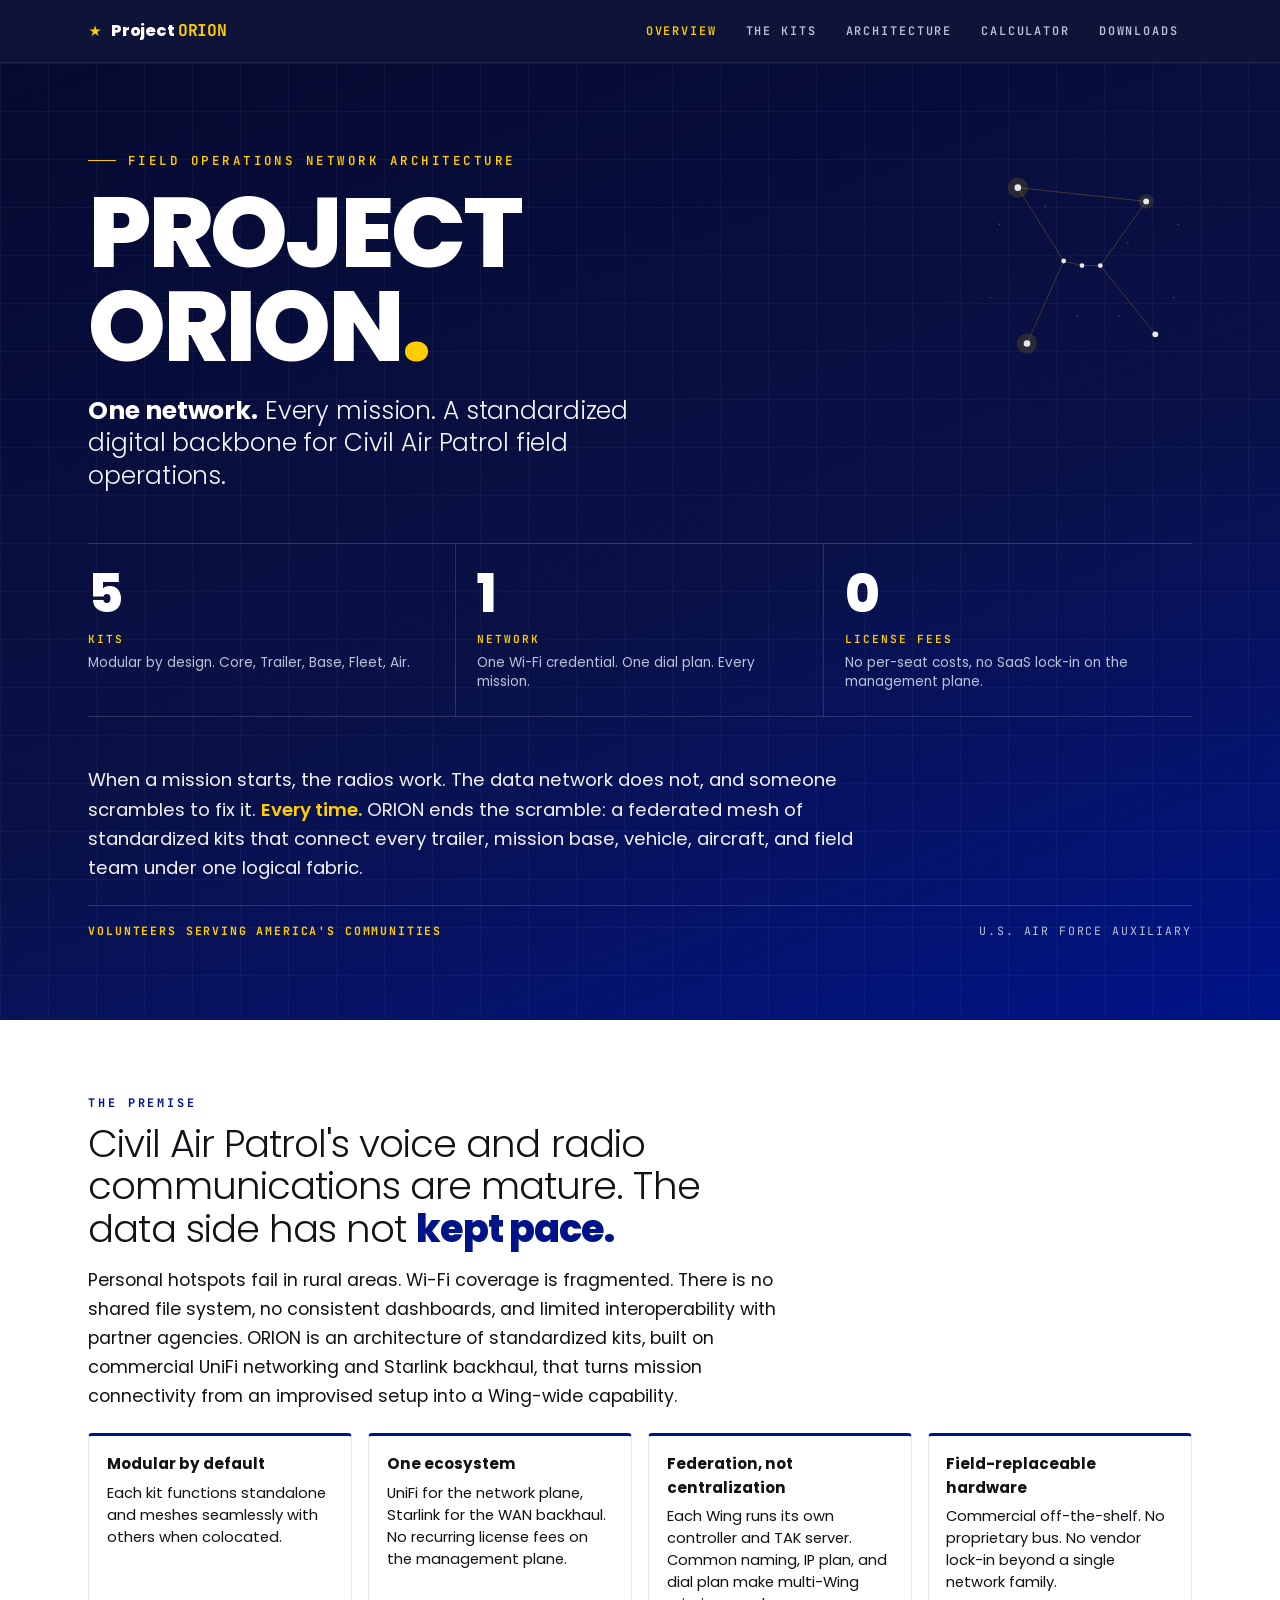
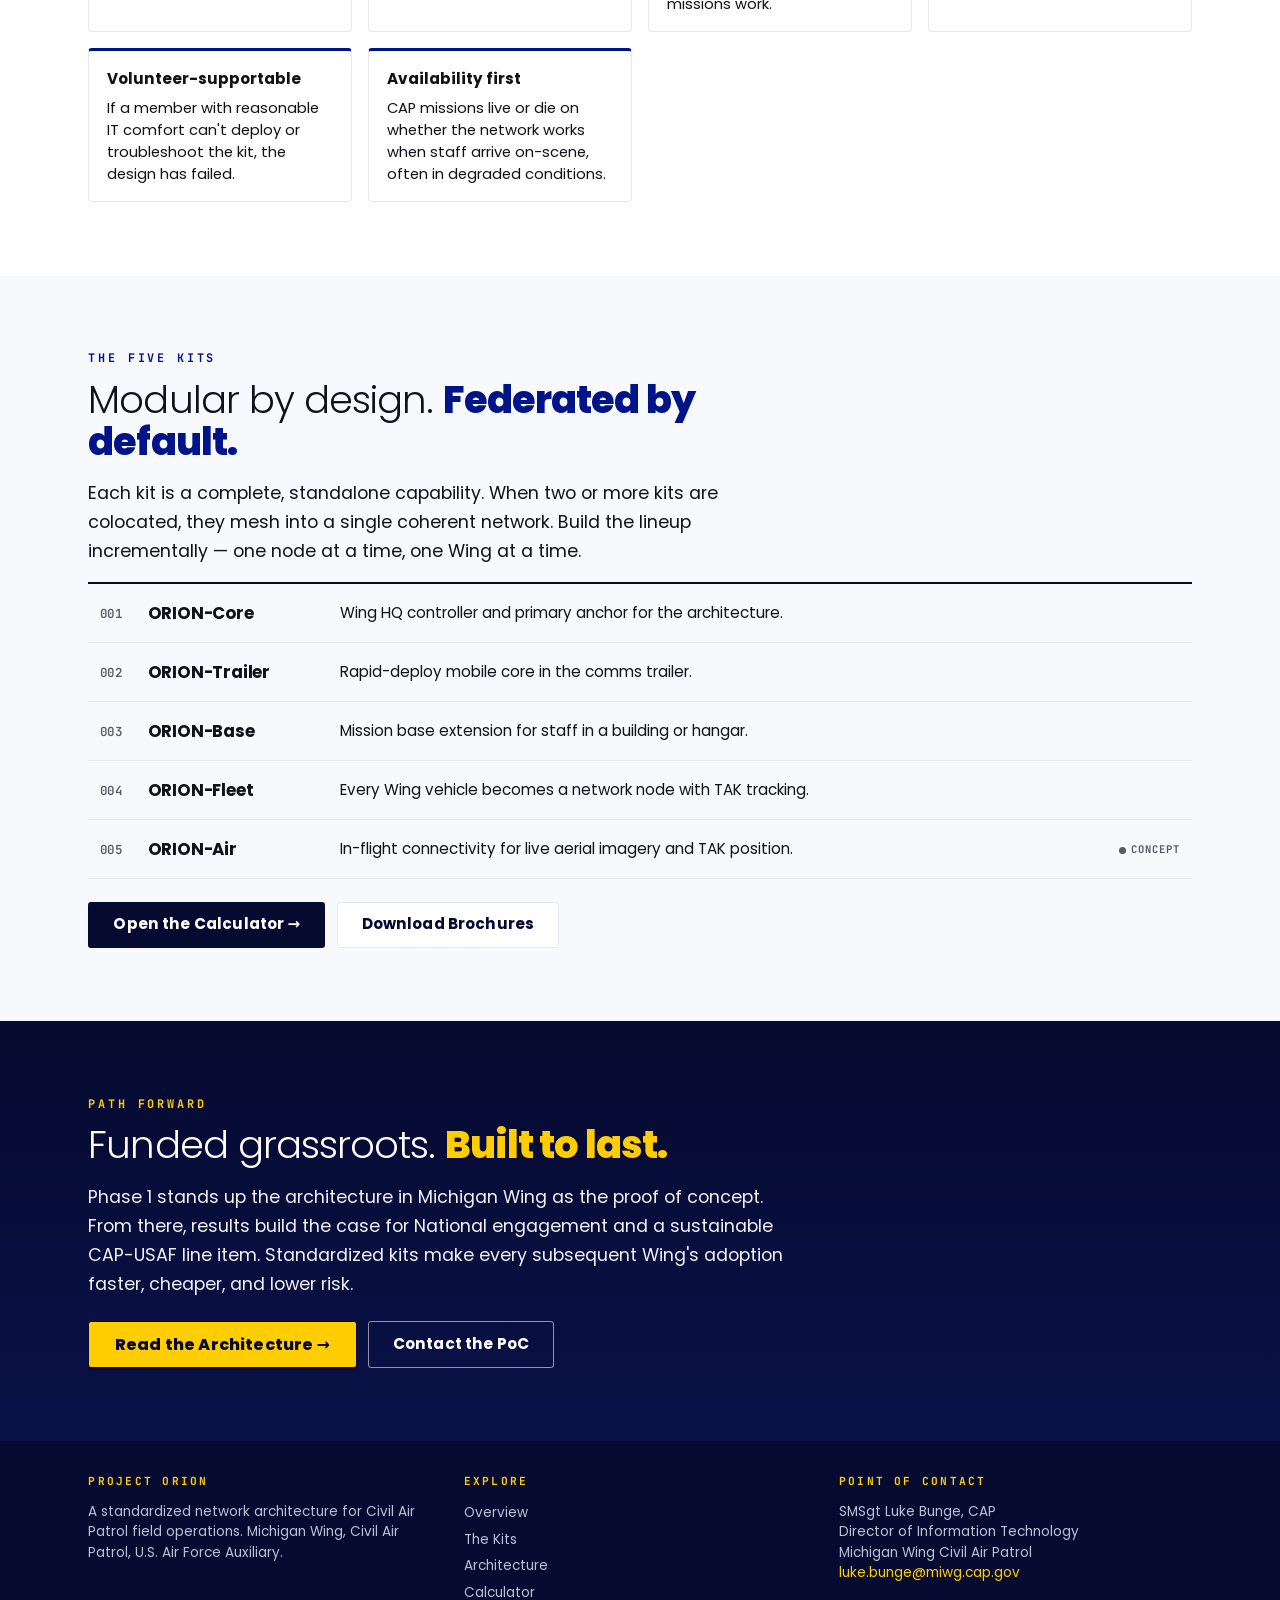
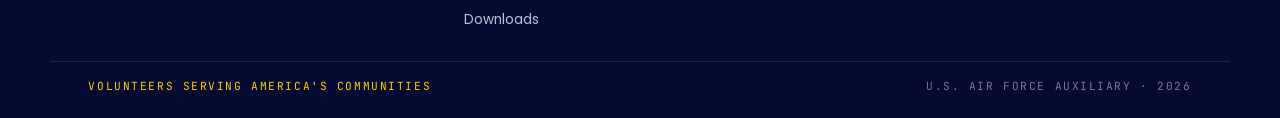
<file: index.html>
<!DOCTYPE html>
<html lang="en">
<head>
<meta charset="UTF-8">
<meta name="viewport" content="width=device-width, initial-scale=1">
<link rel="icon" type="image/svg+xml" href="assets/img/favicon.svg">
<title>Project ORION — One Network. Every Mission.</title>
<meta name="description" content="A standardized network architecture for Civil Air Patrol field operations. Modular kits for trailer, base, fleet, and air, federated under one logical fabric.">
<link rel="canonical" href="https://cap-miwg.github.io/project-orion/">
<meta property="og:title" content="Project ORION — One Network. Every Mission.">
<meta property="og:description" content="A standardized network architecture for Civil Air Patrol field operations.">
<meta property="og:type" content="website">
<meta property="og:url" content="https://cap-miwg.github.io/project-orion/">
<meta property="og:image" content="https://cap-miwg.github.io/project-orion/assets/img/favicon.svg">
<meta name="twitter:card" content="summary">
<link rel="stylesheet" href="assets/css/main.css">
</head>
<body>

<!-- ============== NAV ============== -->
<nav class="nav" id="nav">
  <div class="nav-inner">
    <a href="./" class="nav-brand">
      <span class="star">★</span>
      <span>Project <span class="mark">ORION</span></span>
    </a>
    <button class="nav-toggle" aria-label="Toggle navigation" aria-expanded="false">Menu</button>
    <ul class="nav-links">
      <li><a href="./">Overview</a></li>
      <li><a href="kits/">The Kits</a></li>
      <li><a href="architecture.html">Architecture</a></li>
      <li><a href="calculator.html">Calculator</a></li>
      <li><a href="downloads.html">Downloads</a></li>
    </ul>
  </div>
</nav>

<!-- ============== HERO ============== -->
<header class="hero">
  <div class="hero-inner">
    <div>
      <div class="hero-label">Field Operations Network Architecture</div>
      <h1>PROJECT<br>ORION<span class="dot">.</span></h1>
      <p class="deck"><strong>One network.</strong> Every mission. A standardized digital backbone for Civil Air Patrol field operations.</p>
    </div>
    <svg class="hero-constellation" viewBox="0 0 240 240" xmlns="http://www.w3.org/2000/svg" aria-hidden="true">
      <g stroke="rgba(255, 205, 0, 0.45)" stroke-width="0.6" fill="none">
        <line x1="50" y1="40" x2="190" y2="55"/>
        <line x1="50" y1="40" x2="100" y2="120"/>
        <line x1="190" y1="55" x2="140" y2="125"/>
        <line x1="100" y1="120" x2="120" y2="125"/>
        <line x1="120" y1="125" x2="140" y2="125"/>
        <line x1="100" y1="120" x2="60" y2="210"/>
        <line x1="140" y1="125" x2="200" y2="200"/>
      </g>
      <g fill="rgba(255,205,0,0.15)">
        <circle cx="50" cy="40" r="11"/>
        <circle cx="60" cy="210" r="11"/>
        <circle cx="190" cy="55" r="8"/>
      </g>
      <g fill="#fff">
        <circle cx="50" cy="40" r="3.6"/>
        <circle cx="190" cy="55" r="3.2"/>
        <circle cx="100" cy="120" r="2.6"/>
        <circle cx="120" cy="125" r="2.6"/>
        <circle cx="140" cy="125" r="2.6"/>
        <circle cx="60" cy="210" r="3.6"/>
        <circle cx="200" cy="200" r="3.2"/>
      </g>
      <g fill="rgba(255,255,255,0.32)">
        <circle cx="30" cy="80" r="0.8"/>
        <circle cx="80" cy="60" r="0.8"/>
        <circle cx="170" cy="100" r="0.8"/>
        <circle cx="220" cy="160" r="0.8"/>
        <circle cx="160" cy="180" r="0.8"/>
        <circle cx="20" cy="160" r="0.8"/>
        <circle cx="115" cy="180" r="0.8"/>
        <circle cx="225" cy="80" r="0.8"/>
      </g>
    </svg>
  </div>

  <div class="metrics">
    <div class="metrics-grid">
      <div class="metric">
        <div class="num">5</div>
        <div class="label">Kits</div>
        <div class="desc">Modular by design. Core, Trailer, Base, Fleet, Air.</div>
      </div>
      <div class="metric">
        <div class="num">1</div>
        <div class="label">Network</div>
        <div class="desc">One Wi-Fi credential. One dial plan. Every mission.</div>
      </div>
      <div class="metric">
        <div class="num">0</div>
        <div class="label">License Fees</div>
        <div class="desc">No per-seat costs, no SaaS lock-in on the management plane.</div>
      </div>
    </div>
  </div>

  <div class="lead-band">
    <p>When a mission starts, the radios work. The data network does not, and someone scrambles to fix it. <strong>Every time.</strong> ORION ends the scramble: a federated mesh of standardized kits that connect every trailer, mission base, vehicle, aircraft, and field team under one logical fabric.</p>
    <div class="signoff">
      <span class="left">Volunteers Serving America's Communities</span>
      <span>U.S. Air Force Auxiliary</span>
    </div>
  </div>
</header>

<!-- ============== PREMISE ============== -->
<section class="band">
  <div class="band-inner">
    <div class="kicker">The Premise</div>
    <h2>Civil Air Patrol's voice and radio communications are mature. The data side has not <strong>kept pace.</strong></h2>
    <p class="lead">Personal hotspots fail in rural areas. Wi-Fi coverage is fragmented. There is no shared file system, no consistent dashboards, and limited interoperability with partner agencies. ORION is an architecture of standardized kits, built on commercial UniFi networking and Starlink backhaul, that turns mission connectivity from an improvised setup into a Wing-wide capability.</p>

    <div class="principles">
      <div class="principle">
        <h4>Modular by default</h4>
        <p>Each kit functions standalone and meshes seamlessly with others when colocated.</p>
      </div>
      <div class="principle">
        <h4>One ecosystem</h4>
        <p>UniFi for the network plane, Starlink for the WAN backhaul. No recurring license fees on the management plane.</p>
      </div>
      <div class="principle">
        <h4>Federation, not centralization</h4>
        <p>Each Wing runs its own controller and TAK server. Common naming, IP plan, and dial plan make multi-Wing missions work.</p>
      </div>
      <div class="principle">
        <h4>Field-replaceable hardware</h4>
        <p>Commercial off-the-shelf. No proprietary bus. No vendor lock-in beyond a single network family.</p>
      </div>
      <div class="principle">
        <h4>Volunteer-supportable</h4>
        <p>If a member with reasonable IT comfort can't deploy or troubleshoot the kit, the design has failed.</p>
      </div>
      <div class="principle">
        <h4>Availability first</h4>
        <p>CAP missions live or die on whether the network works when staff arrive on-scene, often in degraded conditions.</p>
      </div>
    </div>
  </div>
</section>

<!-- ============== KITS ============== -->
<section class="band alt" id="kits">
  <div class="band-inner">
    <div class="kicker">The Five Kits</div>
    <h2>Modular by design. <strong>Federated by default.</strong></h2>
    <p class="lead">Each kit is a complete, standalone capability. When two or more kits are colocated, they mesh into a single coherent network. Build the lineup incrementally — one node at a time, one Wing at a time.</p>

    <table class="kits-roster">
      <tr>
        <td class="num">001</td>
        <td class="name"><a href="kits/core.html">ORION-Core</a></td>
        <td class="desc">Wing HQ controller and primary anchor for the architecture.</td>
      </tr>
      <tr>
        <td class="num">002</td>
        <td class="name"><a href="kits/trailer.html">ORION-Trailer</a></td>
        <td class="desc">Rapid-deploy mobile core in the comms trailer.</td>
      </tr>
      <tr>
        <td class="num">003</td>
        <td class="name"><a href="kits/base.html">ORION-Base</a></td>
        <td class="desc">Mission base extension for staff in a building or hangar.</td>
      </tr>
      <tr>
        <td class="num">004</td>
        <td class="name"><a href="kits/fleet.html">ORION-Fleet</a></td>
        <td class="desc">Every Wing vehicle becomes a network node with TAK tracking.</td>
      </tr>
      <tr>
        <td class="num">005</td>
        <td class="name"><a href="kits/air.html">ORION-Air</a></td>
        <td class="desc">In-flight connectivity for live aerial imagery and TAK position.</td>
        <td class="stat concept"><span class="dot"></span>Concept</td>
      </tr>
    </table>

    <div class="btn-row">
      <a class="btn btn-dark" href="calculator.html">Open the Calculator →</a>
      <a class="btn btn-light" href="downloads.html">Download Brochures</a>
    </div>
  </div>
</section>

<!-- ============== PATH FORWARD ============== -->
<section class="band dark">
  <div class="band-inner">
    <div class="kicker">Path Forward</div>
    <h2>Funded grassroots. <strong>Built to last.</strong></h2>
    <p class="lead">Phase 1 stands up the architecture in Michigan Wing as the proof of concept. From there, results build the case for National engagement and a sustainable CAP-USAF line item. Standardized kits make every subsequent Wing's adoption faster, cheaper, and lower risk.</p>
    <div class="btn-row">
      <a class="btn btn-primary" href="architecture.html">Read the Architecture →</a>
      <a class="btn btn-secondary" href="mailto:luke.bunge@miwg.cap.gov">Contact the PoC</a>
    </div>
  </div>
</section>

<!-- ============== FOOTER ============== -->
<footer class="site-footer">
  <div class="footer-inner">
    <div>
      <h5>Project ORION</h5>
      <p style="color: var(--silver); font-size: 0.85rem; line-height: 1.5;">
        A standardized network architecture for Civil Air Patrol field operations.
        Michigan Wing, Civil Air Patrol, U.S. Air Force Auxiliary.
      </p>
    </div>
    <div>
      <h5>Explore</h5>
      <ul>
        <li><a href="./">Overview</a></li>
        <li><a href="kits/">The Kits</a></li>
        <li><a href="architecture.html">Architecture</a></li>
        <li><a href="calculator.html">Calculator</a></li>
        <li><a href="downloads.html">Downloads</a></li>
      </ul>
    </div>
    <div>
      <h5>Point of Contact</h5>
      <p style="color: var(--silver); font-size: 0.85rem; line-height: 1.5;">
        SMSgt Luke Bunge, CAP<br>
        Director of Information Technology<br>
        Michigan Wing Civil Air Patrol<br>
        <a href="mailto:luke.bunge@miwg.cap.gov" style="color: var(--yellow);">luke.bunge@miwg.cap.gov</a>
      </p>
    </div>
  </div>
  <div class="footer-bottom">
    <span class="left">Volunteers Serving America's Communities</span>
    <span>U.S. Air Force Auxiliary · 2026</span>
  </div>
</footer>

<script src="assets/js/nav.js"></script>
</body>
</html>
</file>
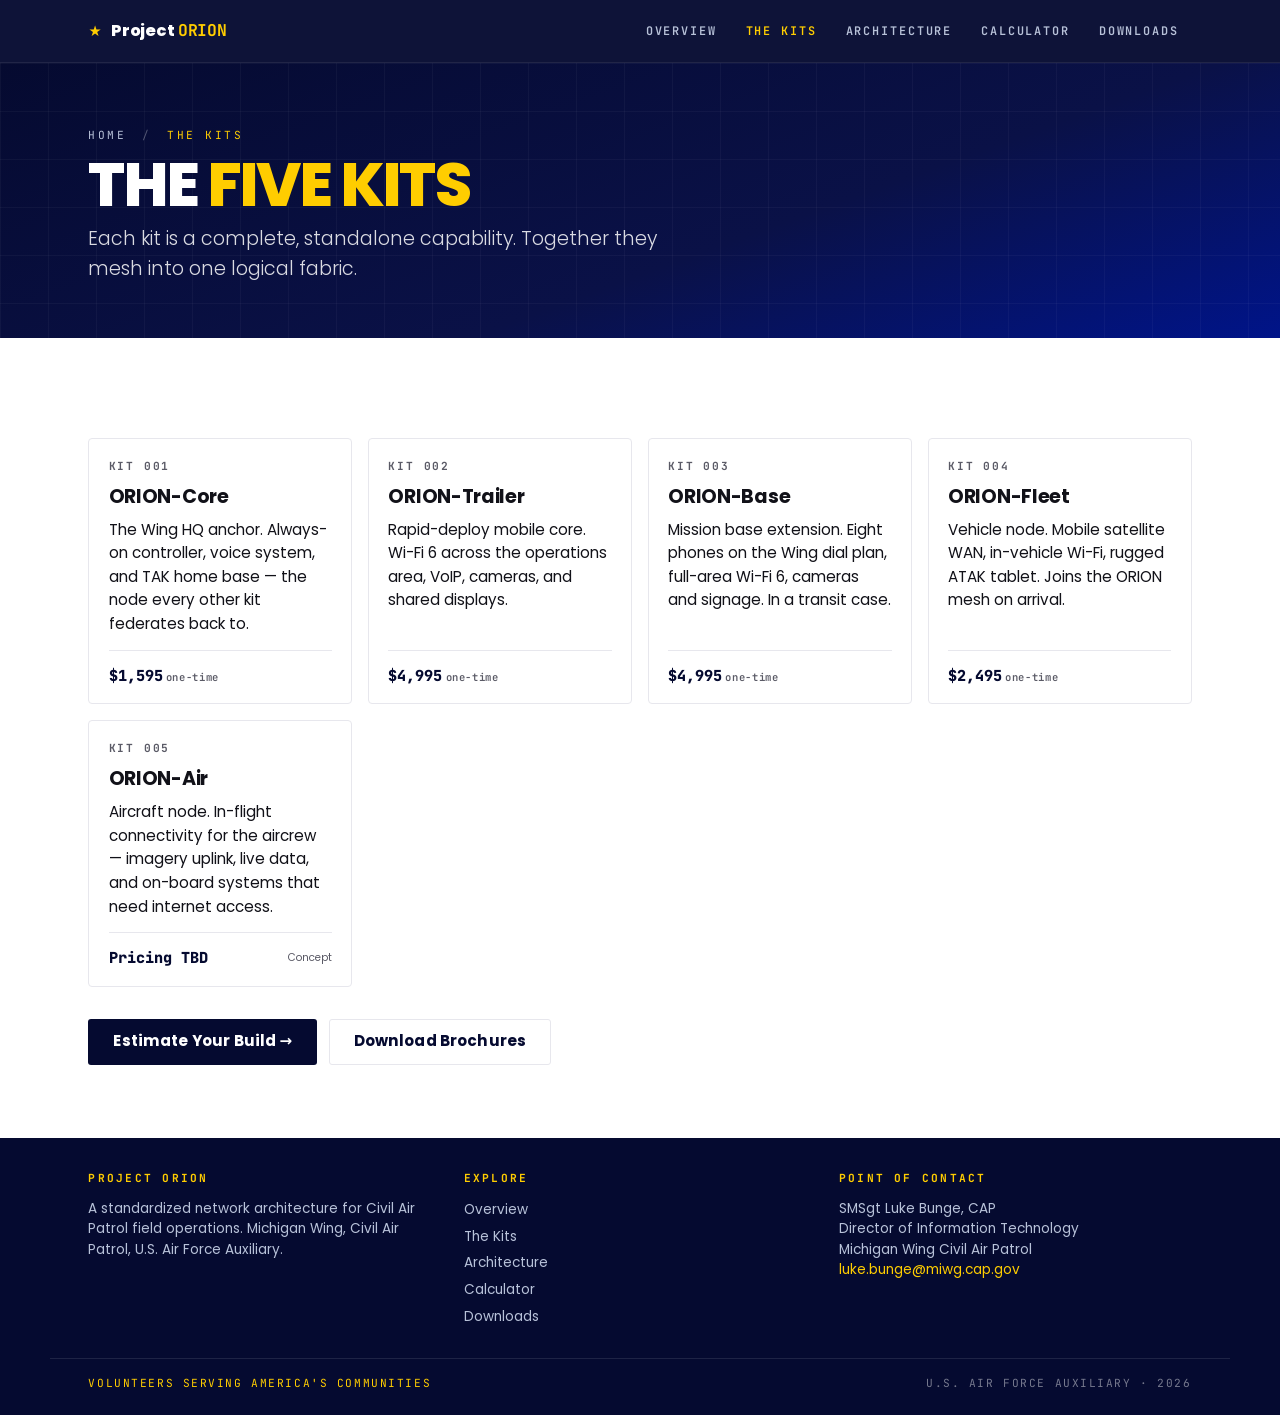
<file: kits/index.html>
<!DOCTYPE html>
<html lang="en">
<head>
<meta charset="UTF-8">
<meta name="viewport" content="width=device-width, initial-scale=1">
<link rel="icon" type="image/svg+xml" href="../assets/img/favicon.svg">
<title>The Kits — Project ORION</title>
<meta name="description" content="The five ORION kits: Core, Trailer, Base, Fleet, Air. Modular, federated, purchase-ready.">
<link rel="canonical" href="https://cap-miwg.github.io/project-orion/kits/">
<meta property="og:title" content="The Five ORION Kits">
<meta property="og:description" content="Core, Trailer, Base, Fleet, Air. Modular, federated, purchase-ready.">
<meta property="og:type" content="website">
<meta property="og:url" content="https://cap-miwg.github.io/project-orion/kits/">
<meta property="og:image" content="https://cap-miwg.github.io/project-orion/assets/img/favicon.svg">
<meta name="twitter:card" content="summary">
<link rel="stylesheet" href="../assets/css/main.css">
</head>
<body>

<nav class="nav">
  <div class="nav-inner">
    <a href="../" class="nav-brand"><span class="star">★</span><span>Project <span class="mark">ORION</span></span></a>
    <button class="nav-toggle" aria-label="Toggle navigation" aria-expanded="false">Menu</button>
    <ul class="nav-links">
      <li><a href="../">Overview</a></li>
      <li><a href="./">The Kits</a></li>
      <li><a href="../architecture.html">Architecture</a></li>
      <li><a href="../calculator.html">Calculator</a></li>
      <li><a href="../downloads.html">Downloads</a></li>
    </ul>
  </div>
</nav>

<header class="page-head">
  <div class="page-head-inner">
    <div class="crumb"><a href="../" style="color: var(--silver);">Home</a> <span class="sep">/</span> <span class="here">The Kits</span></div>
    <h1>THE <span class="alt">FIVE KITS</span></h1>
    <p class="deck">Each kit is a complete, standalone capability. Together they mesh into one logical fabric.</p>
  </div>
</header>

<section class="band">
  <div class="band-inner">
    <div class="kit-grid">

      <a href="core.html" class="kit-card">
        <div class="num">KIT 001</div>
        <h3>ORION-Core</h3>
        <div class="one-liner">The Wing HQ anchor. Always-on controller, voice system, and TAK home base — the node every other kit federates back to.</div>
        <div class="meta">
          <div class="price">$1,595<span class="suffix">one-time</span></div>
        </div>
      </a>

      <a href="trailer.html" class="kit-card">
        <div class="num">KIT 002</div>
        <h3>ORION-Trailer</h3>
        <div class="one-liner">Rapid-deploy mobile core. Wi-Fi 6 across the operations area, VoIP, cameras, and shared displays.</div>
        <div class="meta">
          <div class="price">$4,995<span class="suffix">one-time</span></div>
        </div>
      </a>

      <a href="base.html" class="kit-card">
        <div class="num">KIT 003</div>
        <h3>ORION-Base</h3>
        <div class="one-liner">Mission base extension. Eight phones on the Wing dial plan, full-area Wi-Fi 6, cameras and signage. In a transit case.</div>
        <div class="meta">
          <div class="price">$4,995<span class="suffix">one-time</span></div>
        </div>
      </a>

      <a href="fleet.html" class="kit-card">
        <div class="num">KIT 004</div>
        <h3>ORION-Fleet</h3>
        <div class="one-liner">Vehicle node. Mobile satellite WAN, in-vehicle Wi-Fi, rugged ATAK tablet. Joins the ORION mesh on arrival.</div>
        <div class="meta">
          <div class="price">$2,495<span class="suffix">one-time</span></div>
        </div>
      </a>

      <a href="air.html" class="kit-card">
        <div class="num">KIT 005</div>
        <h3>ORION-Air</h3>
        <div class="one-liner">Aircraft node. In-flight connectivity for the aircrew — imagery uplink, live data, and on-board systems that need internet access.</div>
        <div class="meta">
          <div class="price muted">Pricing TBD</div>
          <div class="stat concept"><span class="dot"></span>Concept</div>
        </div>
      </a>

    </div>

    <div class="btn-row" style="margin-top: 2rem;">
      <a class="btn btn-dark" href="../calculator.html">Estimate Your Build →</a>
      <a class="btn btn-light" href="../downloads.html">Download Brochures</a>
    </div>
  </div>
</section>

<footer class="site-footer">
  <div class="footer-inner">
    <div>
      <h5>Project ORION</h5>
      <p style="color: var(--silver); font-size: 0.85rem; line-height: 1.5;">A standardized network architecture for Civil Air Patrol field operations. Michigan Wing, Civil Air Patrol, U.S. Air Force Auxiliary.</p>
    </div>
    <div>
      <h5>Explore</h5>
      <ul>
        <li><a href="../">Overview</a></li>
        <li><a href="./">The Kits</a></li>
        <li><a href="../architecture.html">Architecture</a></li>
        <li><a href="../calculator.html">Calculator</a></li>
        <li><a href="../downloads.html">Downloads</a></li>
      </ul>
    </div>
    <div>
      <h5>Point of Contact</h5>
      <p style="color: var(--silver); font-size: 0.85rem; line-height: 1.5;">
        SMSgt Luke Bunge, CAP<br>Director of Information Technology<br>Michigan Wing Civil Air Patrol<br>
        <a href="mailto:luke.bunge@miwg.cap.gov" style="color: var(--yellow);">luke.bunge@miwg.cap.gov</a>
      </p>
    </div>
  </div>
  <div class="footer-bottom">
    <span class="left">Volunteers Serving America's Communities</span>
    <span>U.S. Air Force Auxiliary · 2026</span>
  </div>
</footer>

<script src="../assets/js/nav.js"></script>
</body>
</html>
</file>
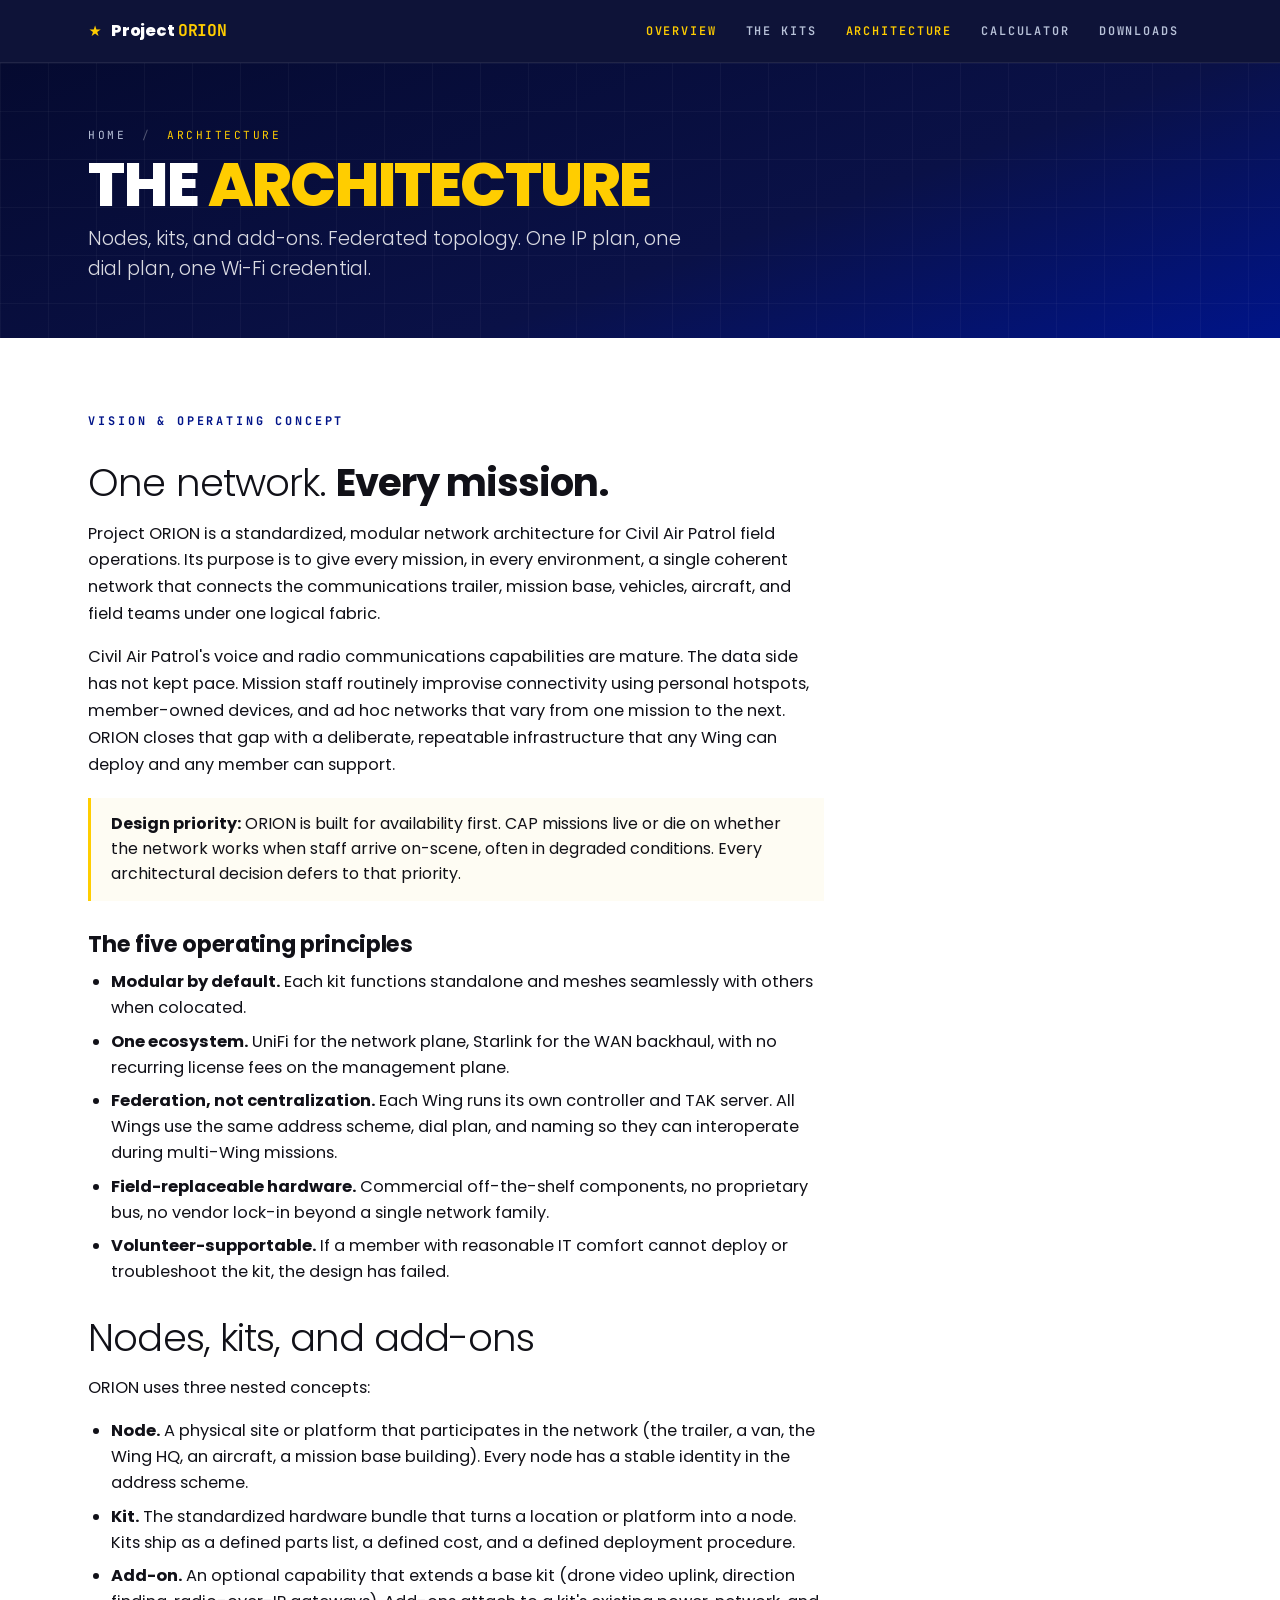
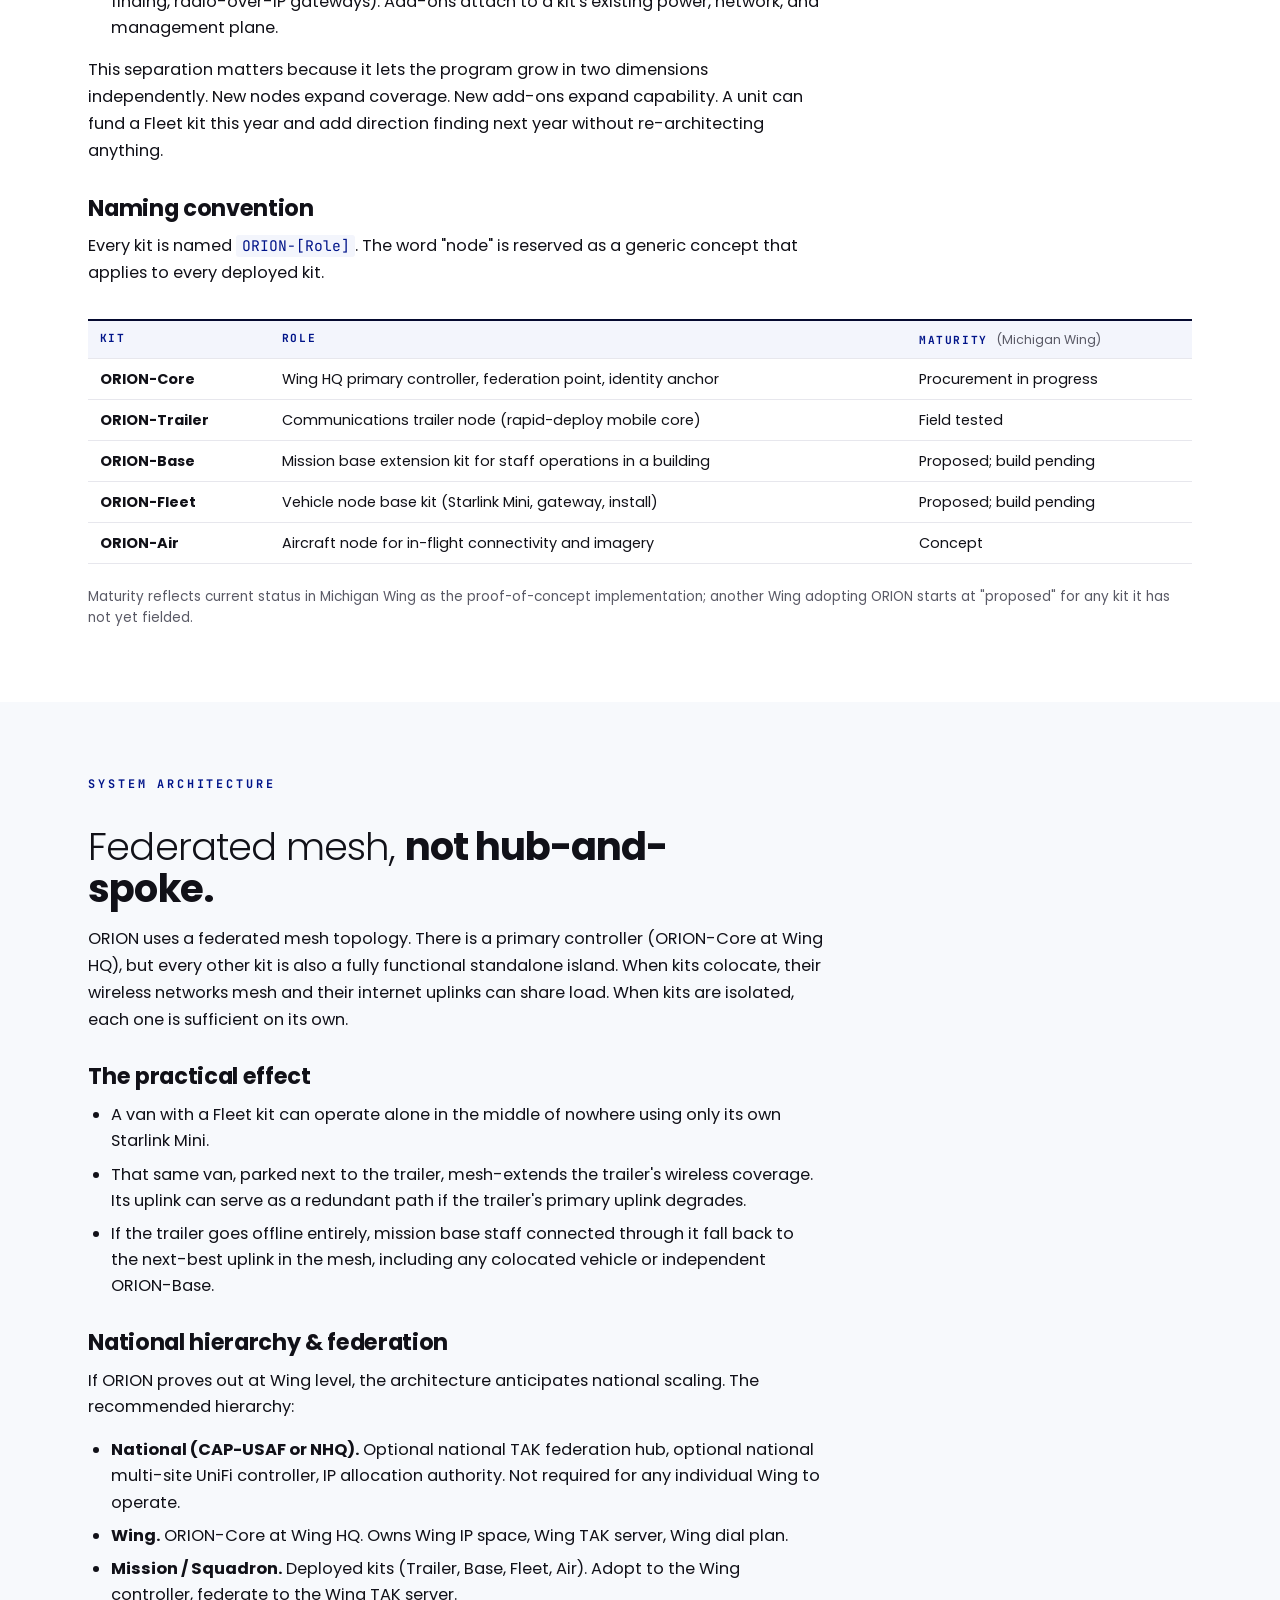
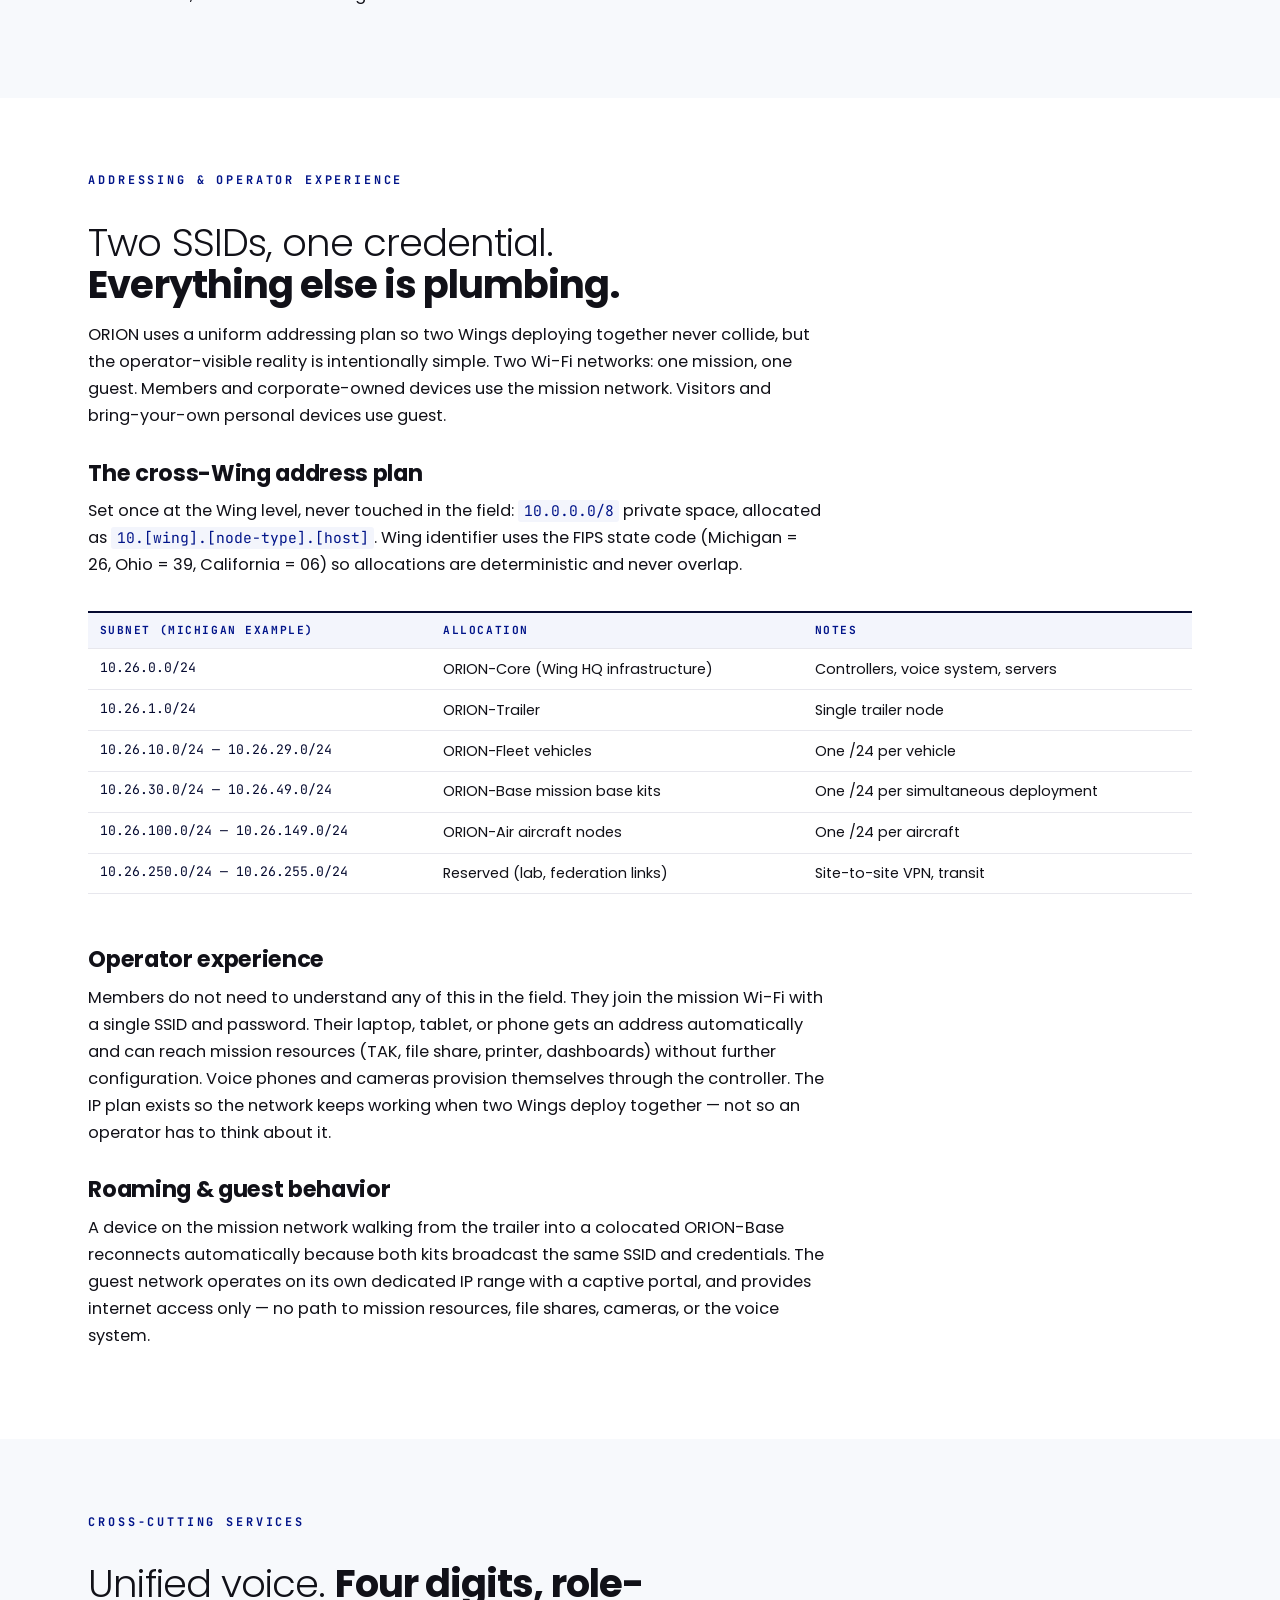
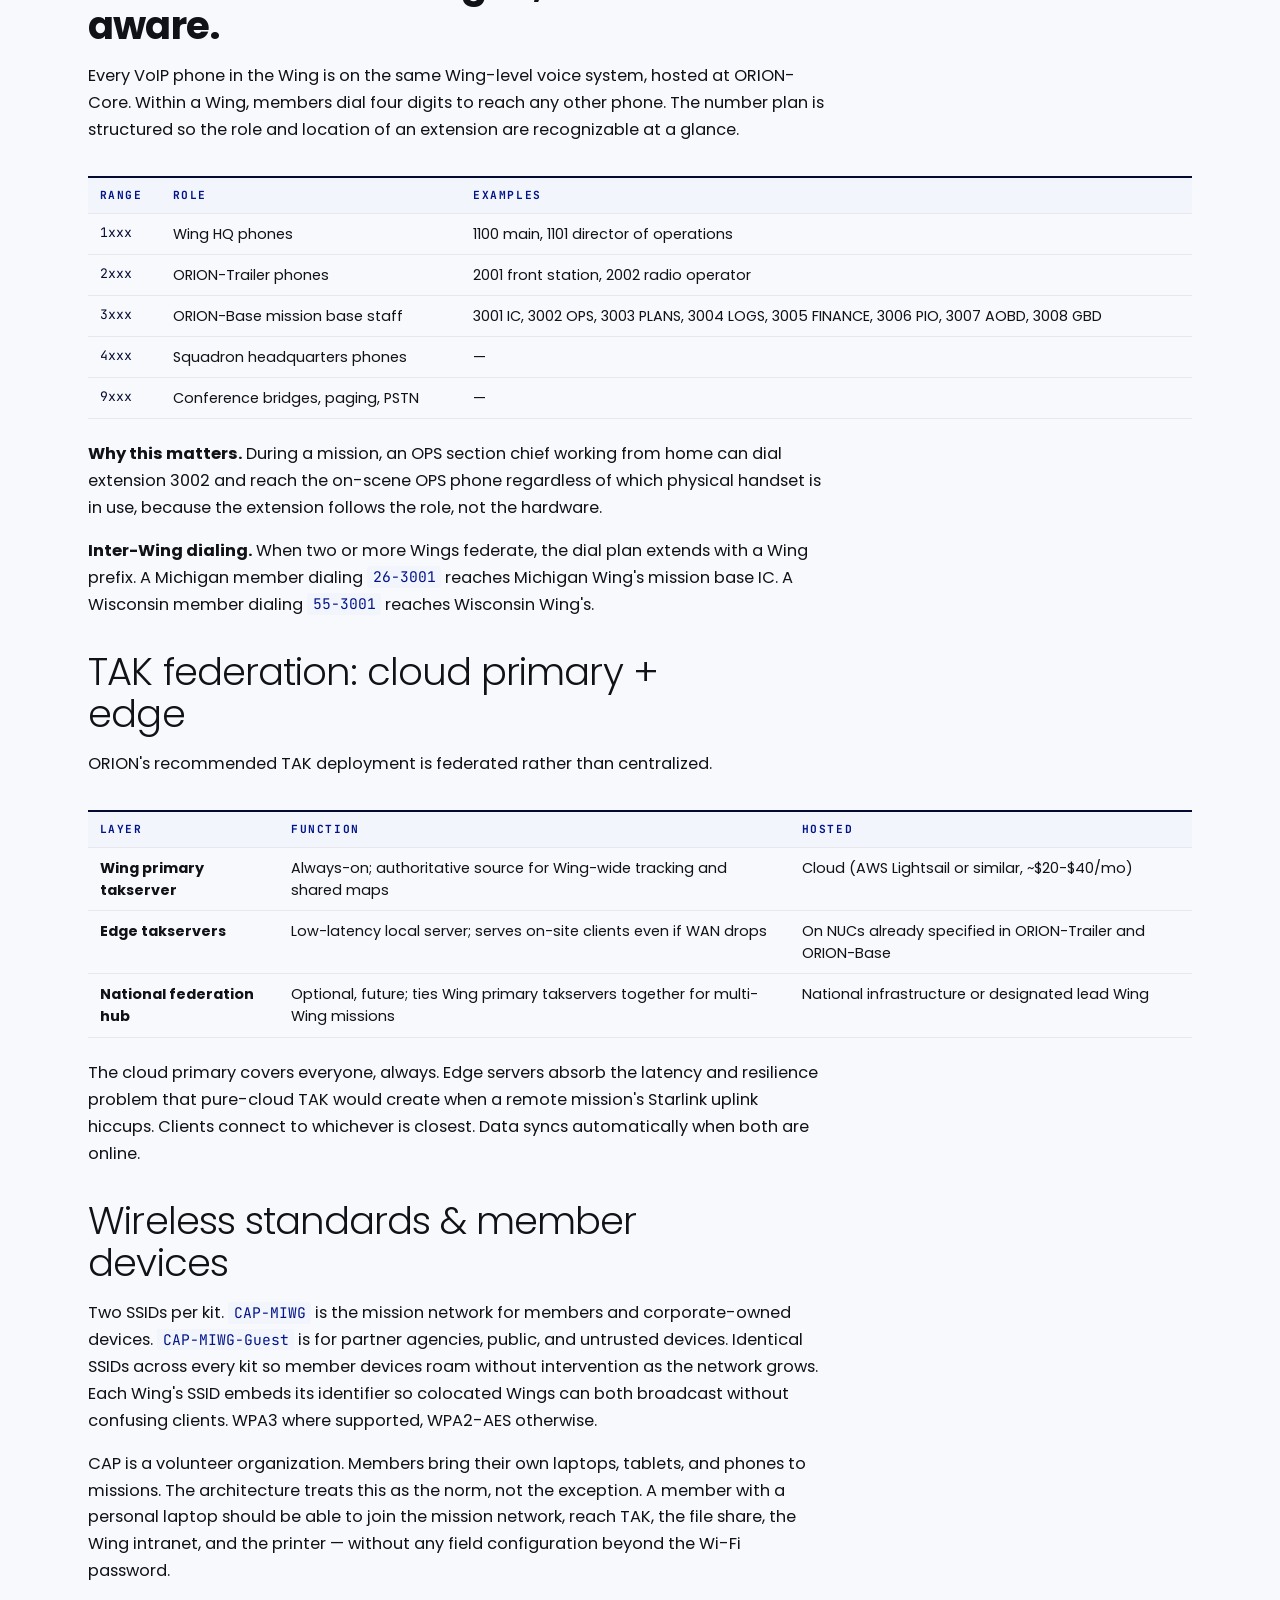
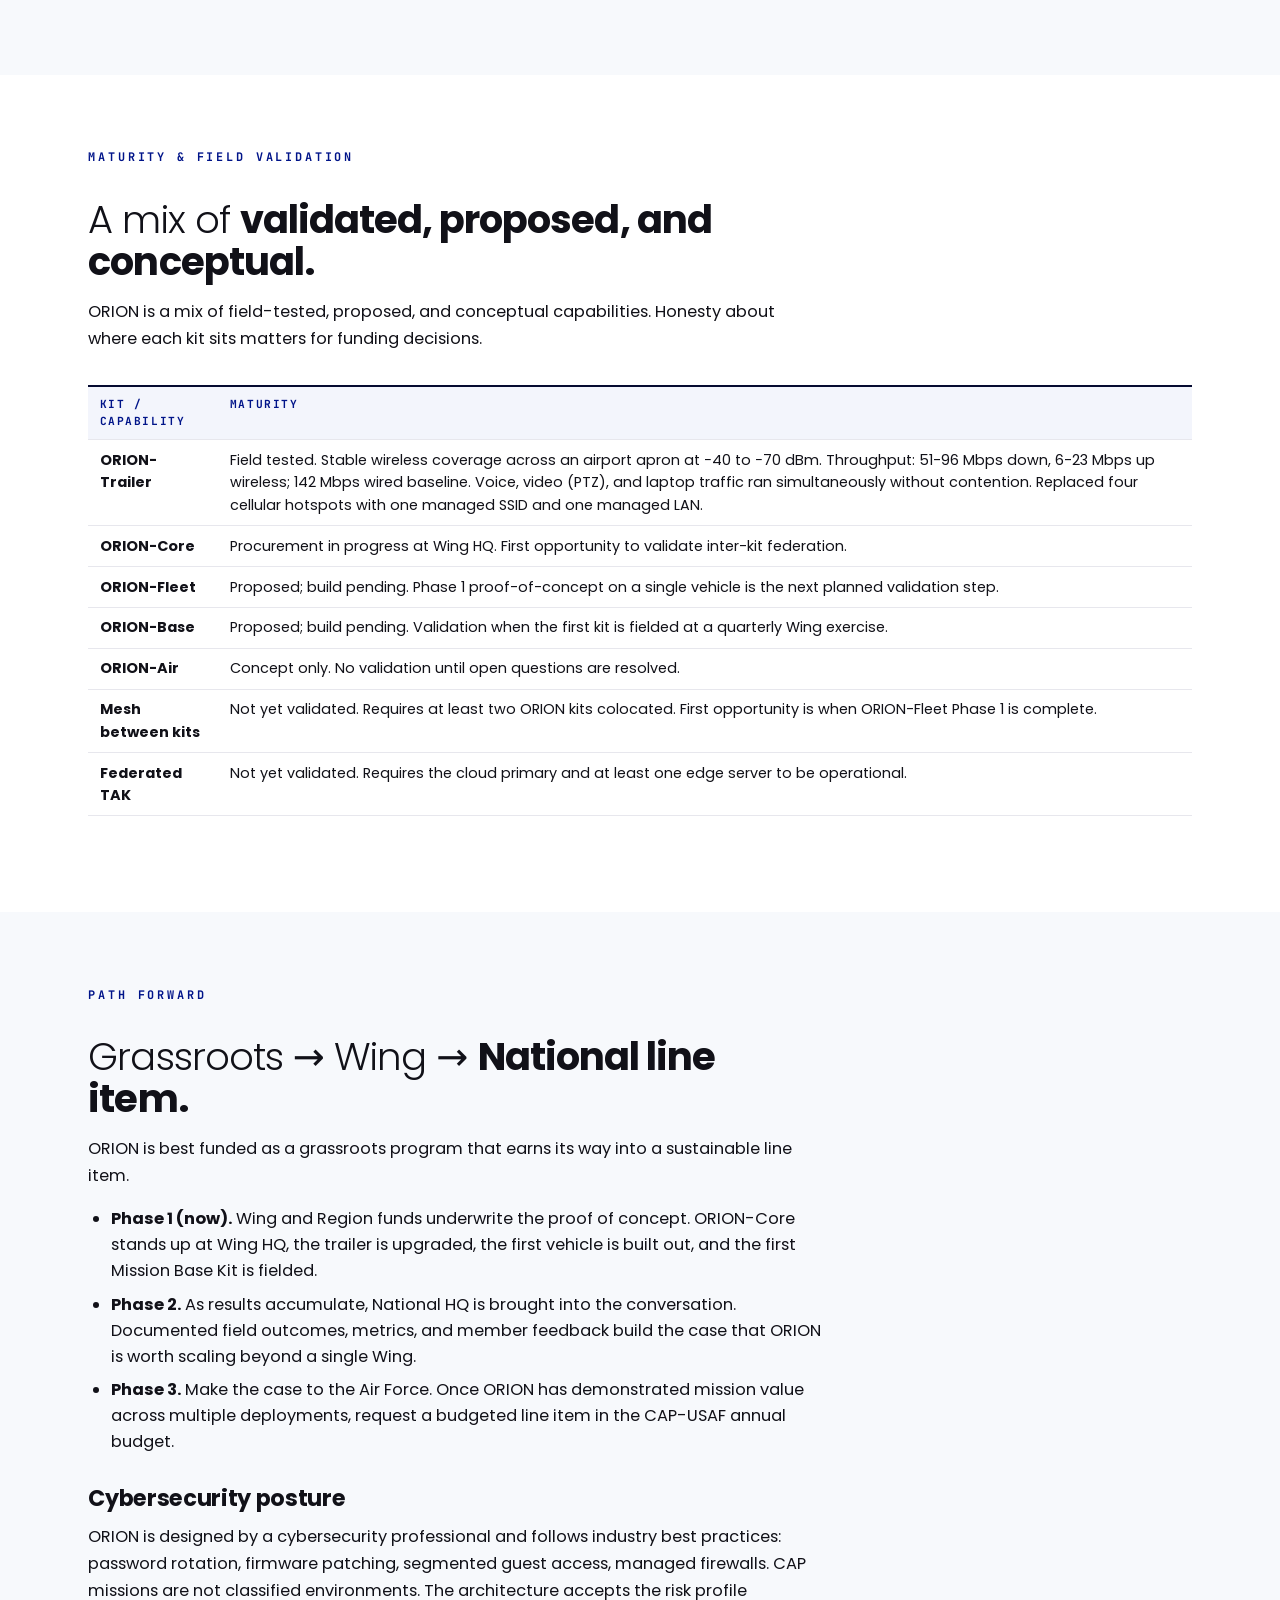
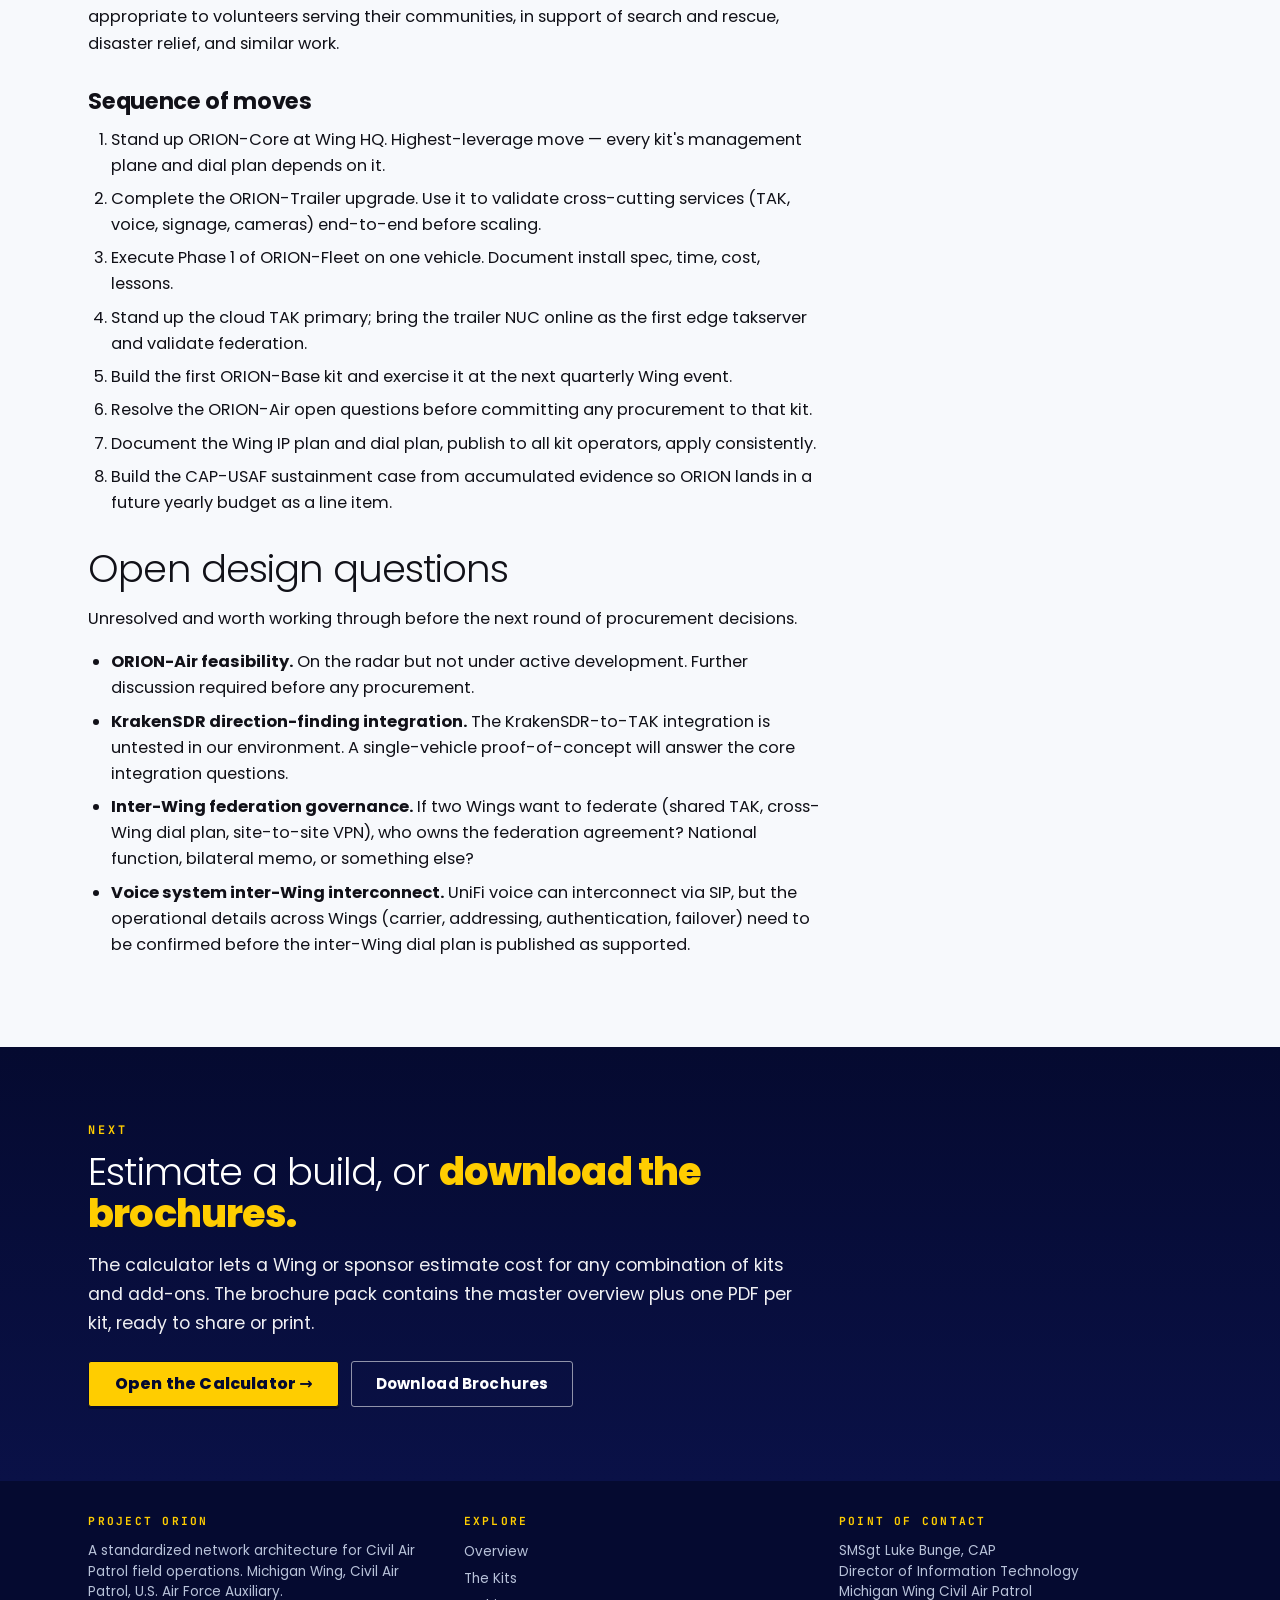
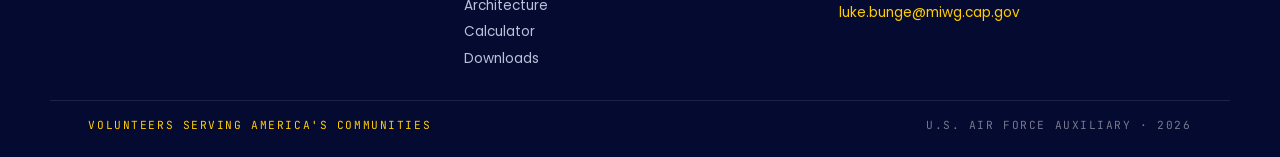
<file: architecture.html>
<!DOCTYPE html>
<html lang="en">
<head>
<meta charset="UTF-8">
<meta name="viewport" content="width=device-width, initial-scale=1">
<link rel="icon" type="image/svg+xml" href="assets/img/favicon.svg">
<title>Architecture — Project ORION</title>
<meta name="description" content="The ORION architecture: federated mesh topology, addressing plan, dial plan, TAK federation, and the path to national scale.">
<link rel="canonical" href="https://cap-miwg.github.io/project-orion/architecture.html">
<meta property="og:title" content="The ORION Architecture">
<meta property="og:description" content="Federated mesh topology, addressing plan, dial plan, TAK federation, path to national scale.">
<meta property="og:type" content="article">
<meta property="og:url" content="https://cap-miwg.github.io/project-orion/architecture.html">
<meta property="og:image" content="https://cap-miwg.github.io/project-orion/assets/img/favicon.svg">
<meta name="twitter:card" content="summary">
<link rel="stylesheet" href="assets/css/main.css">
</head>
<body>

<nav class="nav">
  <div class="nav-inner">
    <a href="./" class="nav-brand"><span class="star">★</span><span>Project <span class="mark">ORION</span></span></a>
    <button class="nav-toggle" aria-label="Toggle navigation" aria-expanded="false">Menu</button>
    <ul class="nav-links">
      <li><a href="./">Overview</a></li>
      <li><a href="kits/">The Kits</a></li>
      <li><a href="architecture.html">Architecture</a></li>
      <li><a href="calculator.html">Calculator</a></li>
      <li><a href="downloads.html">Downloads</a></li>
    </ul>
  </div>
</nav>

<header class="page-head">
  <div class="page-head-inner">
    <div class="crumb"><a href="./" style="color: var(--silver);">Home</a> <span class="sep">/</span> <span class="here">Architecture</span></div>
    <h1>THE <span class="alt">ARCHITECTURE</span></h1>
    <p class="deck">Nodes, kits, and add-ons. Federated topology. One IP plan, one dial plan, one Wi-Fi credential.</p>
  </div>
</header>

<section class="band">
  <div class="band-inner">
    <div class="prose">

      <div class="kicker">Vision &amp; Operating Concept</div>
      <h2>One network. <strong>Every mission.</strong></h2>
      <p>Project ORION is a standardized, modular network architecture for Civil Air Patrol field operations. Its purpose is to give every mission, in every environment, a single coherent network that connects the communications trailer, mission base, vehicles, aircraft, and field teams under one logical fabric.</p>
      <p>Civil Air Patrol's voice and radio communications capabilities are mature. The data side has not kept pace. Mission staff routinely improvise connectivity using personal hotspots, member-owned devices, and ad hoc networks that vary from one mission to the next. ORION closes that gap with a deliberate, repeatable infrastructure that any Wing can deploy and any member can support.</p>

      <blockquote><strong>Design priority:</strong> ORION is built for availability first. CAP missions live or die on whether the network works when staff arrive on-scene, often in degraded conditions. Every architectural decision defers to that priority.</blockquote>

      <h3>The five operating principles</h3>
      <ul>
        <li><strong>Modular by default.</strong> Each kit functions standalone and meshes seamlessly with others when colocated.</li>
        <li><strong>One ecosystem.</strong> UniFi for the network plane, Starlink for the WAN backhaul, with no recurring license fees on the management plane.</li>
        <li><strong>Federation, not centralization.</strong> Each Wing runs its own controller and TAK server. All Wings use the same address scheme, dial plan, and naming so they can interoperate during multi-Wing missions.</li>
        <li><strong>Field-replaceable hardware.</strong> Commercial off-the-shelf components, no proprietary bus, no vendor lock-in beyond a single network family.</li>
        <li><strong>Volunteer-supportable.</strong> If a member with reasonable IT comfort cannot deploy or troubleshoot the kit, the design has failed.</li>
      </ul>

      <h2 id="framework">Nodes, kits, and add-ons</h2>
      <p>ORION uses three nested concepts:</p>
      <ul>
        <li><strong>Node.</strong> A physical site or platform that participates in the network (the trailer, a van, the Wing HQ, an aircraft, a mission base building). Every node has a stable identity in the address scheme.</li>
        <li><strong>Kit.</strong> The standardized hardware bundle that turns a location or platform into a node. Kits ship as a defined parts list, a defined cost, and a defined deployment procedure.</li>
        <li><strong>Add-on.</strong> An optional capability that extends a base kit (drone video uplink, direction finding, radio-over-IP gateways). Add-ons attach to a kit's existing power, network, and management plane.</li>
      </ul>
      <p>This separation matters because it lets the program grow in two dimensions independently. New nodes expand coverage. New add-ons expand capability. A unit can fund a Fleet kit this year and add direction finding next year without re-architecting anything.</p>

      <h3 id="naming">Naming convention</h3>
      <p>Every kit is named <code>ORION-[Role]</code>. The word "node" is reserved as a generic concept that applies to every deployed kit.</p>
    </div>

    <div class="data-table-wrap">
    <table class="data-table">
      <thead><tr><th>Kit</th><th>Role</th><th>Maturity <span style="font-weight:400; text-transform:none; letter-spacing:0; color:var(--soft); font-family:var(--sans); font-size:0.78rem;">(Michigan Wing)</span></th></tr></thead>
      <tbody>
        <tr><td><strong>ORION-Core</strong></td><td>Wing HQ primary controller, federation point, identity anchor</td><td>Procurement in progress</td></tr>
        <tr><td><strong>ORION-Trailer</strong></td><td>Communications trailer node (rapid-deploy mobile core)</td><td>Field tested</td></tr>
        <tr><td><strong>ORION-Base</strong></td><td>Mission base extension kit for staff operations in a building</td><td>Proposed; build pending</td></tr>
        <tr><td><strong>ORION-Fleet</strong></td><td>Vehicle node base kit (Starlink Mini, gateway, install)</td><td>Proposed; build pending</td></tr>
        <tr><td><strong>ORION-Air</strong></td><td>Aircraft node for in-flight connectivity and imagery</td><td>Concept</td></tr>
      </tbody>
    </table>
    <p class="muted" style="font-size:0.85rem; margin-top:0.4rem;">Maturity reflects current status in Michigan Wing as the proof-of-concept implementation; another Wing adopting ORION starts at "proposed" for any kit it has not yet fielded.</p>
    </div>
  </div>
</section>

<section class="band alt">
  <div class="band-inner">
    <div class="prose">
      <div class="kicker">System Architecture</div>
      <h2 id="topology">Federated mesh, <strong>not hub-and-spoke.</strong></h2>
      <p>ORION uses a federated mesh topology. There is a primary controller (ORION-Core at Wing HQ), but every other kit is also a fully functional standalone island. When kits colocate, their wireless networks mesh and their internet uplinks can share load. When kits are isolated, each one is sufficient on its own.</p>

      <h3>The practical effect</h3>
      <ul>
        <li>A van with a Fleet kit can operate alone in the middle of nowhere using only its own Starlink Mini.</li>
        <li>That same van, parked next to the trailer, mesh-extends the trailer's wireless coverage. Its uplink can serve as a redundant path if the trailer's primary uplink degrades.</li>
        <li>If the trailer goes offline entirely, mission base staff connected through it fall back to the next-best uplink in the mesh, including any colocated vehicle or independent ORION-Base.</li>
      </ul>

      <h3 id="national">National hierarchy &amp; federation</h3>
      <p>If ORION proves out at Wing level, the architecture anticipates national scaling. The recommended hierarchy:</p>
      <ul>
        <li><strong>National (CAP-USAF or NHQ).</strong> Optional national TAK federation hub, optional national multi-site UniFi controller, IP allocation authority. Not required for any individual Wing to operate.</li>
        <li><strong>Wing.</strong> ORION-Core at Wing HQ. Owns Wing IP space, Wing TAK server, Wing dial plan.</li>
        <li><strong>Mission / Squadron.</strong> Deployed kits (Trailer, Base, Fleet, Air). Adopt to the Wing controller, federate to the Wing TAK server.</li>
      </ul>
    </div>
  </div>
</section>

<section class="band">
  <div class="band-inner">
    <div class="prose">
      <div class="kicker">Addressing &amp; Operator Experience</div>
      <h2 id="addressing">Two SSIDs, one credential. <strong>Everything else is plumbing.</strong></h2>
      <p>ORION uses a uniform addressing plan so two Wings deploying together never collide, but the operator-visible reality is intentionally simple. Two Wi-Fi networks: one mission, one guest. Members and corporate-owned devices use the mission network. Visitors and bring-your-own personal devices use guest.</p>

      <h3>The cross-Wing address plan</h3>
      <p>Set once at the Wing level, never touched in the field: <code>10.0.0.0/8</code> private space, allocated as <code>10.[wing].[node-type].[host]</code>. Wing identifier uses the FIPS state code (Michigan = 26, Ohio = 39, California = 06) so allocations are deterministic and never overlap.</p>
    </div>

    <div class="data-table-wrap">
    <table class="data-table">
      <thead><tr><th>Subnet (Michigan example)</th><th>Allocation</th><th>Notes</th></tr></thead>
      <tbody>
        <tr><td class="subnet">10.26.0.0/24</td><td>ORION-Core (Wing HQ infrastructure)</td><td>Controllers, voice system, servers</td></tr>
        <tr><td class="subnet">10.26.1.0/24</td><td>ORION-Trailer</td><td>Single trailer node</td></tr>
        <tr><td class="subnet">10.26.10.0/24 — 10.26.29.0/24</td><td>ORION-Fleet vehicles</td><td>One /24 per vehicle</td></tr>
        <tr><td class="subnet">10.26.30.0/24 — 10.26.49.0/24</td><td>ORION-Base mission base kits</td><td>One /24 per simultaneous deployment</td></tr>
        <tr><td class="subnet">10.26.100.0/24 — 10.26.149.0/24</td><td>ORION-Air aircraft nodes</td><td>One /24 per aircraft</td></tr>
        <tr><td class="subnet">10.26.250.0/24 — 10.26.255.0/24</td><td>Reserved (lab, federation links)</td><td>Site-to-site VPN, transit</td></tr>
      </tbody>
    </table>
    </div>

    <div class="prose">
      <h3>Operator experience</h3>
      <p>Members do not need to understand any of this in the field. They join the mission Wi-Fi with a single SSID and password. Their laptop, tablet, or phone gets an address automatically and can reach mission resources (TAK, file share, printer, dashboards) without further configuration. Voice phones and cameras provision themselves through the controller. The IP plan exists so the network keeps working when two Wings deploy together — not so an operator has to think about it.</p>

      <h3>Roaming &amp; guest behavior</h3>
      <p>A device on the mission network walking from the trailer into a colocated ORION-Base reconnects automatically because both kits broadcast the same SSID and credentials. The guest network operates on its own dedicated IP range with a captive portal, and provides internet access only — no path to mission resources, file shares, cameras, or the voice system.</p>
    </div>
  </div>
</section>

<section class="band alt">
  <div class="band-inner">
    <div class="prose">
      <div class="kicker">Cross-Cutting Services</div>
      <h2 id="voice">Unified voice. <strong>Four digits, role-aware.</strong></h2>
      <p>Every VoIP phone in the Wing is on the same Wing-level voice system, hosted at ORION-Core. Within a Wing, members dial four digits to reach any other phone. The number plan is structured so the role and location of an extension are recognizable at a glance.</p>
    </div>

    <div class="data-table-wrap">
    <table class="data-table">
      <thead><tr><th>Range</th><th>Role</th><th>Examples</th></tr></thead>
      <tbody>
        <tr><td class="mono">1xxx</td><td>Wing HQ phones</td><td>1100 main, 1101 director of operations</td></tr>
        <tr><td class="mono">2xxx</td><td>ORION-Trailer phones</td><td>2001 front station, 2002 radio operator</td></tr>
        <tr><td class="mono">3xxx</td><td>ORION-Base mission base staff</td><td>3001 IC, 3002 OPS, 3003 PLANS, 3004 LOGS, 3005 FINANCE, 3006 PIO, 3007 AOBD, 3008 GBD</td></tr>
        <tr><td class="mono">4xxx</td><td>Squadron headquarters phones</td><td>—</td></tr>
        <tr><td class="mono">9xxx</td><td>Conference bridges, paging, PSTN</td><td>—</td></tr>
      </tbody>
    </table>
    </div>

    <div class="prose">
      <p><strong>Why this matters.</strong> During a mission, an OPS section chief working from home can dial extension 3002 and reach the on-scene OPS phone regardless of which physical handset is in use, because the extension follows the role, not the hardware.</p>
      <p><strong>Inter-Wing dialing.</strong> When two or more Wings federate, the dial plan extends with a Wing prefix. A Michigan member dialing <code>26-3001</code> reaches Michigan Wing's mission base IC. A Wisconsin member dialing <code>55-3001</code> reaches Wisconsin Wing's.</p>

      <h2 id="tak">TAK federation: cloud primary + edge</h2>
      <p>ORION's recommended TAK deployment is federated rather than centralized.</p>
    </div>

    <div class="data-table-wrap">
    <table class="data-table">
      <thead><tr><th>Layer</th><th>Function</th><th>Hosted</th></tr></thead>
      <tbody>
        <tr><td><strong>Wing primary takserver</strong></td><td>Always-on; authoritative source for Wing-wide tracking and shared maps</td><td>Cloud (AWS Lightsail or similar, ~$20-$40/mo)</td></tr>
        <tr><td><strong>Edge takservers</strong></td><td>Low-latency local server; serves on-site clients even if WAN drops</td><td>On NUCs already specified in ORION-Trailer and ORION-Base</td></tr>
        <tr><td><strong>National federation hub</strong></td><td>Optional, future; ties Wing primary takservers together for multi-Wing missions</td><td>National infrastructure or designated lead Wing</td></tr>
      </tbody>
    </table>
    </div>

    <div class="prose">
      <p>The cloud primary covers everyone, always. Edge servers absorb the latency and resilience problem that pure-cloud TAK would create when a remote mission's Starlink uplink hiccups. Clients connect to whichever is closest. Data syncs automatically when both are online.</p>

      <h2 id="wireless">Wireless standards &amp; member devices</h2>
      <p>Two SSIDs per kit. <code>CAP-MIWG</code> is the mission network for members and corporate-owned devices. <code>CAP-MIWG-Guest</code> is for partner agencies, public, and untrusted devices. Identical SSIDs across every kit so member devices roam without intervention as the network grows. Each Wing's SSID embeds its identifier so colocated Wings can both broadcast without confusing clients. WPA3 where supported, WPA2-AES otherwise.</p>
      <p>CAP is a volunteer organization. Members bring their own laptops, tablets, and phones to missions. The architecture treats this as the norm, not the exception. A member with a personal laptop should be able to join the mission network, reach TAK, the file share, the Wing intranet, and the printer — without any field configuration beyond the Wi-Fi password.</p>
    </div>
  </div>
</section>

<section class="band">
  <div class="band-inner">
    <div class="prose">
      <div class="kicker">Maturity &amp; Field Validation</div>
      <h2 id="maturity">A mix of <strong>validated, proposed, and conceptual.</strong></h2>
      <p>ORION is a mix of field-tested, proposed, and conceptual capabilities. Honesty about where each kit sits matters for funding decisions.</p>
    </div>

    <div class="data-table-wrap">
    <table class="data-table">
      <thead><tr><th>Kit / Capability</th><th>Maturity</th></tr></thead>
      <tbody>
        <tr><td><strong>ORION-Trailer</strong></td><td>Field tested. Stable wireless coverage across an airport apron at −40 to −70 dBm. Throughput: 51-96 Mbps down, 6-23 Mbps up wireless; 142 Mbps wired baseline. Voice, video (PTZ), and laptop traffic ran simultaneously without contention. Replaced four cellular hotspots with one managed SSID and one managed LAN.</td></tr>
        <tr><td><strong>ORION-Core</strong></td><td>Procurement in progress at Wing HQ. First opportunity to validate inter-kit federation.</td></tr>
        <tr><td><strong>ORION-Fleet</strong></td><td>Proposed; build pending. Phase 1 proof-of-concept on a single vehicle is the next planned validation step.</td></tr>
        <tr><td><strong>ORION-Base</strong></td><td>Proposed; build pending. Validation when the first kit is fielded at a quarterly Wing exercise.</td></tr>
        <tr><td><strong>ORION-Air</strong></td><td>Concept only. No validation until open questions are resolved.</td></tr>
        <tr><td><strong>Mesh between kits</strong></td><td>Not yet validated. Requires at least two ORION kits colocated. First opportunity is when ORION-Fleet Phase 1 is complete.</td></tr>
        <tr><td><strong>Federated TAK</strong></td><td>Not yet validated. Requires the cloud primary and at least one edge server to be operational.</td></tr>
      </tbody>
    </table>
    </div>
  </div>
</section>

<section class="band alt">
  <div class="band-inner">
    <div class="prose">
      <div class="kicker">Path Forward</div>
      <h2 id="path">Grassroots → Wing → <strong>National line item.</strong></h2>
      <p>ORION is best funded as a grassroots program that earns its way into a sustainable line item.</p>
      <ul>
        <li><strong>Phase 1 (now).</strong> Wing and Region funds underwrite the proof of concept. ORION-Core stands up at Wing HQ, the trailer is upgraded, the first vehicle is built out, and the first Mission Base Kit is fielded.</li>
        <li><strong>Phase 2.</strong> As results accumulate, National HQ is brought into the conversation. Documented field outcomes, metrics, and member feedback build the case that ORION is worth scaling beyond a single Wing.</li>
        <li><strong>Phase 3.</strong> Make the case to the Air Force. Once ORION has demonstrated mission value across multiple deployments, request a budgeted line item in the CAP-USAF annual budget.</li>
      </ul>

      <h3 id="cyber">Cybersecurity posture</h3>
      <p>ORION is designed by a cybersecurity professional and follows industry best practices: password rotation, firmware patching, segmented guest access, managed firewalls. CAP missions are not classified environments. The architecture accepts the risk profile appropriate to volunteers serving their communities, in support of search and rescue, disaster relief, and similar work.</p>

      <h3 id="sequence">Sequence of moves</h3>
      <ol>
        <li>Stand up ORION-Core at Wing HQ. Highest-leverage move — every kit's management plane and dial plan depends on it.</li>
        <li>Complete the ORION-Trailer upgrade. Use it to validate cross-cutting services (TAK, voice, signage, cameras) end-to-end before scaling.</li>
        <li>Execute Phase 1 of ORION-Fleet on one vehicle. Document install spec, time, cost, lessons.</li>
        <li>Stand up the cloud TAK primary; bring the trailer NUC online as the first edge takserver and validate federation.</li>
        <li>Build the first ORION-Base kit and exercise it at the next quarterly Wing event.</li>
        <li>Resolve the ORION-Air open questions before committing any procurement to that kit.</li>
        <li>Document the Wing IP plan and dial plan, publish to all kit operators, apply consistently.</li>
        <li>Build the CAP-USAF sustainment case from accumulated evidence so ORION lands in a future yearly budget as a line item.</li>
      </ol>

      <h2 id="open">Open design questions</h2>
      <p>Unresolved and worth working through before the next round of procurement decisions.</p>
      <ul>
        <li><strong>ORION-Air feasibility.</strong> On the radar but not under active development. Further discussion required before any procurement.</li>
        <li><strong>KrakenSDR direction-finding integration.</strong> The KrakenSDR-to-TAK integration is untested in our environment. A single-vehicle proof-of-concept will answer the core integration questions.</li>
        <li><strong>Inter-Wing federation governance.</strong> If two Wings want to federate (shared TAK, cross-Wing dial plan, site-to-site VPN), who owns the federation agreement? National function, bilateral memo, or something else?</li>
        <li><strong>Voice system inter-Wing interconnect.</strong> UniFi voice can interconnect via SIP, but the operational details across Wings (carrier, addressing, authentication, failover) need to be confirmed before the inter-Wing dial plan is published as supported.</li>
      </ul>
    </div>
  </div>
</section>

<section class="band dark">
  <div class="band-inner">
    <div class="kicker">Next</div>
    <h2 style="color: #fff;">Estimate a build, or <strong>download the brochures.</strong></h2>
    <p class="lead">The calculator lets a Wing or sponsor estimate cost for any combination of kits and add-ons. The brochure pack contains the master overview plus one PDF per kit, ready to share or print.</p>
    <div class="btn-row">
      <a class="btn btn-primary" href="calculator.html">Open the Calculator →</a>
      <a class="btn btn-secondary" href="downloads.html">Download Brochures</a>
    </div>
  </div>
</section>

<footer class="site-footer">
  <div class="footer-inner">
    <div><h5>Project ORION</h5><p style="color: var(--silver); font-size: 0.85rem; line-height: 1.5;">A standardized network architecture for Civil Air Patrol field operations. Michigan Wing, Civil Air Patrol, U.S. Air Force Auxiliary.</p></div>
    <div><h5>Explore</h5><ul><li><a href="./">Overview</a></li><li><a href="kits/">The Kits</a></li><li><a href="architecture.html">Architecture</a></li><li><a href="calculator.html">Calculator</a></li><li><a href="downloads.html">Downloads</a></li></ul></div>
    <div><h5>Point of Contact</h5><p style="color: var(--silver); font-size: 0.85rem; line-height: 1.5;">SMSgt Luke Bunge, CAP<br>Director of Information Technology<br>Michigan Wing Civil Air Patrol<br><a href="mailto:luke.bunge@miwg.cap.gov" style="color: var(--yellow);">luke.bunge@miwg.cap.gov</a></p></div>
  </div>
  <div class="footer-bottom"><span class="left">Volunteers Serving America's Communities</span><span>U.S. Air Force Auxiliary · 2026</span></div>
</footer>

<script src="assets/js/nav.js"></script>
</body>
</html>
</file>
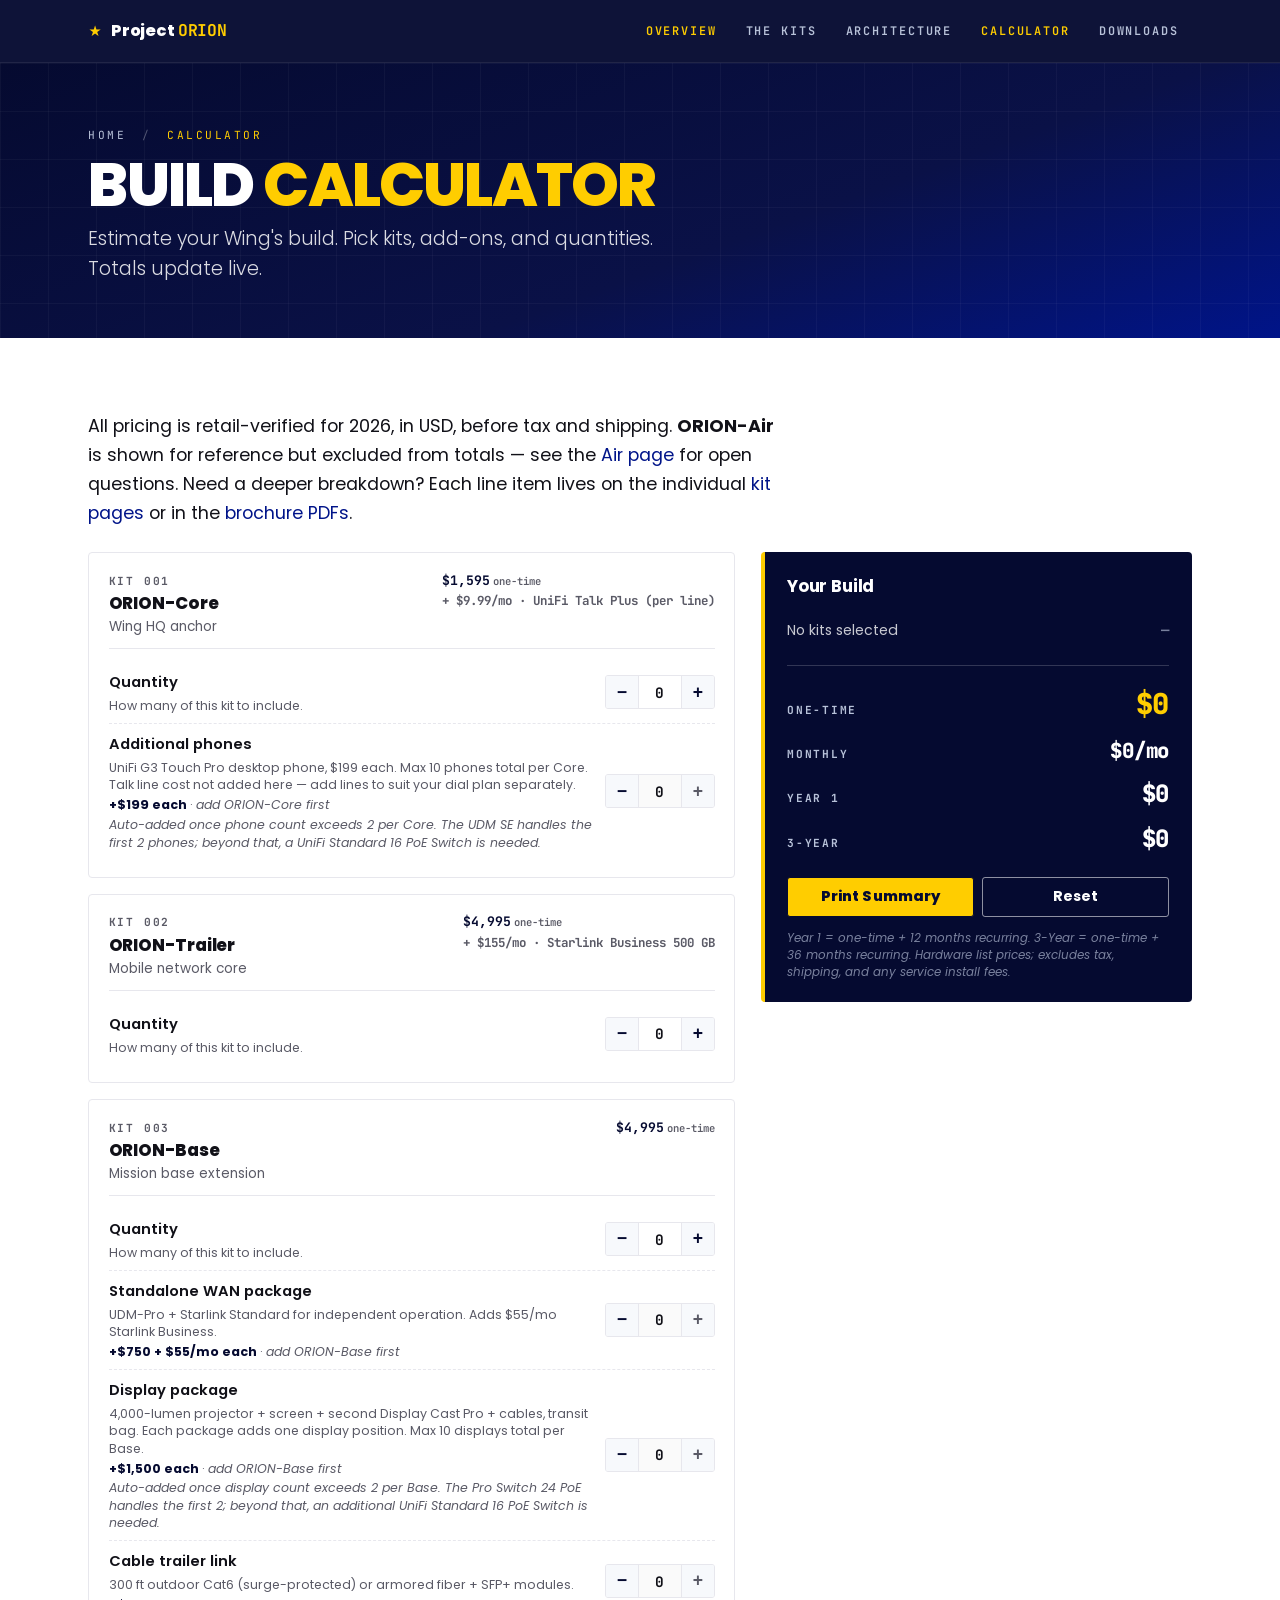
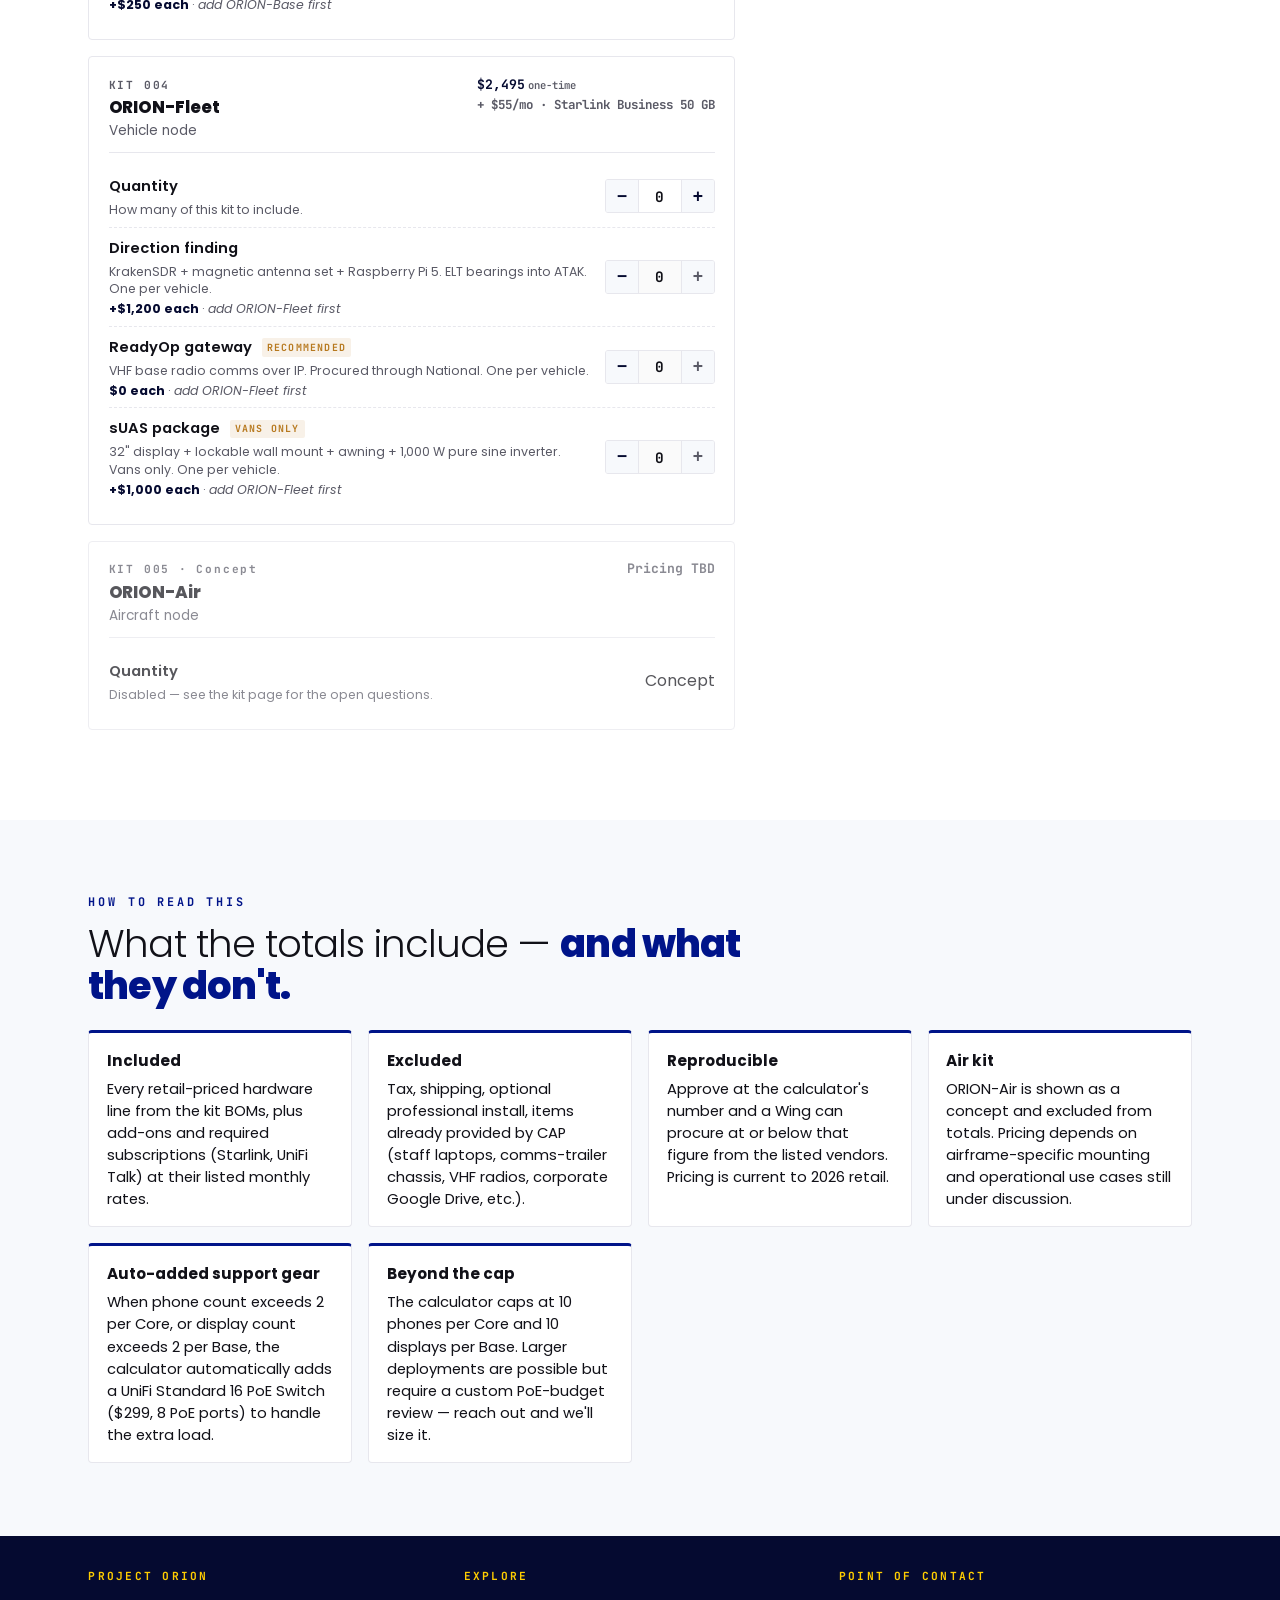
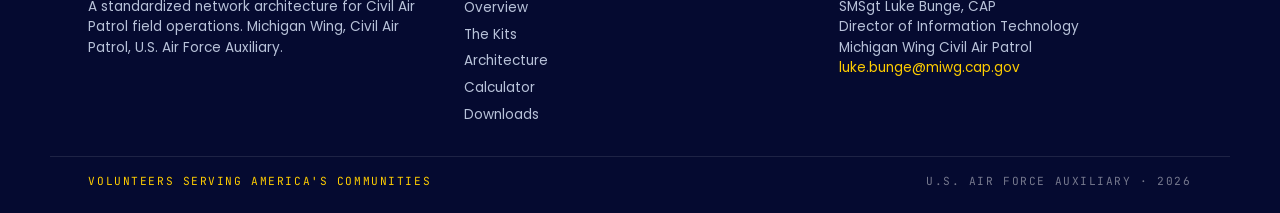
<file: calculator.html>
<!DOCTYPE html>
<html lang="en">
<head>
<meta charset="UTF-8">
<meta name="viewport" content="width=device-width, initial-scale=1">
<link rel="icon" type="image/svg+xml" href="assets/img/favicon.svg">
<title>Build Calculator — Project ORION</title>
<meta name="description" content="Estimate the one-time and recurring cost of an ORION deployment. Pick kits, add-ons, and quantities — totals update live.">
<link rel="canonical" href="https://cap-miwg.github.io/project-orion/calculator.html">
<meta property="og:title" content="ORION Build Calculator">
<meta property="og:description" content="Estimate the one-time and recurring cost of an ORION deployment.">
<meta property="og:type" content="website">
<meta property="og:url" content="https://cap-miwg.github.io/project-orion/calculator.html">
<meta property="og:image" content="https://cap-miwg.github.io/project-orion/assets/img/favicon.svg">
<meta name="twitter:card" content="summary">
<link rel="stylesheet" href="assets/css/main.css">
</head>
<body>

<nav class="nav">
  <div class="nav-inner">
    <a href="./" class="nav-brand"><span class="star">★</span><span>Project <span class="mark">ORION</span></span></a>
    <button class="nav-toggle" aria-label="Toggle navigation" aria-expanded="false">Menu</button>
    <ul class="nav-links">
      <li><a href="./">Overview</a></li>
      <li><a href="kits/">The Kits</a></li>
      <li><a href="architecture.html">Architecture</a></li>
      <li><a href="calculator.html">Calculator</a></li>
      <li><a href="downloads.html">Downloads</a></li>
    </ul>
  </div>
</nav>

<header class="page-head">
  <div class="page-head-inner">
    <div class="crumb"><a href="./" style="color: var(--silver);">Home</a> <span class="sep">/</span> <span class="here">Calculator</span></div>
    <h1>BUILD <span class="alt">CALCULATOR</span></h1>
    <p class="deck">Estimate your Wing's build. Pick kits, add-ons, and quantities. Totals update live.</p>
  </div>
</header>

<section class="band">
  <div class="band-inner">
    <p class="lead">All pricing is retail-verified for 2026, in USD, before tax and shipping. <strong>ORION-Air</strong> is shown for reference but excluded from totals — see the <a href="kits/air.html">Air page</a> for open questions. Need a deeper breakdown? Each line item lives on the individual <a href="kits/">kit pages</a> or in the <a href="downloads.html">brochure PDFs</a>.</p>

    <div class="calc-layout">
      <div id="calc-kits"><!-- kit blocks rendered here --></div>

      <aside class="calc-summary" aria-label="Build summary">
        <h3>Your Build</h3>
        <div id="calc-summary-lines">
          <div class="calc-line empty"><span class="nm">No kits selected</span><span class="vl">—</span></div>
        </div>

        <div class="calc-totals">
          <div class="calc-total headline">
            <span class="nm">One-Time</span>
            <span class="vl" id="total-onetime">$0</span>
          </div>
          <div class="calc-total monthly">
            <span class="nm">Monthly</span>
            <span class="vl" id="total-monthly">$0/mo</span>
          </div>
          <div class="calc-total">
            <span class="nm">Year 1</span>
            <span class="vl" id="total-year1">$0</span>
          </div>
          <div class="calc-total">
            <span class="nm">3-Year</span>
            <span class="vl" id="total-3year">$0</span>
          </div>
        </div>

        <div class="calc-actions">
          <button id="btn-print" type="button" class="btn btn-primary">Print Summary</button>
          <button id="btn-reset" type="button" class="btn btn-secondary">Reset</button>
        </div>

        <p class="calc-note">Year 1 = one-time + 12 months recurring. 3-Year = one-time + 36 months recurring. Hardware list prices; excludes tax, shipping, and any service install fees.</p>
      </aside>
    </div>
  </div>
</section>

<section class="band alt">
  <div class="band-inner">
    <div class="kicker">How to Read This</div>
    <h2>What the totals include — <strong>and what they don't.</strong></h2>
    <div class="principles">
      <div class="principle">
        <h4>Included</h4>
        <p>Every retail-priced hardware line from the kit BOMs, plus add-ons and required subscriptions (Starlink, UniFi Talk) at their listed monthly rates.</p>
      </div>
      <div class="principle">
        <h4>Excluded</h4>
        <p>Tax, shipping, optional professional install, items already provided by CAP (staff laptops, comms-trailer chassis, VHF radios, corporate Google Drive, etc.).</p>
      </div>
      <div class="principle">
        <h4>Reproducible</h4>
        <p>Approve at the calculator's number and a Wing can procure at or below that figure from the listed vendors. Pricing is current to 2026 retail.</p>
      </div>
      <div class="principle">
        <h4>Air kit</h4>
        <p>ORION-Air is shown as a concept and excluded from totals. Pricing depends on airframe-specific mounting and operational use cases still under discussion.</p>
      </div>
      <div class="principle">
        <h4>Auto-added support gear</h4>
        <p>When phone count exceeds 2 per Core, or display count exceeds 2 per Base, the calculator automatically adds a UniFi Standard 16 PoE Switch ($299, 8 PoE ports) to handle the extra load.</p>
      </div>
      <div class="principle">
        <h4>Beyond the cap</h4>
        <p>The calculator caps at 10 phones per Core and 10 displays per Base. Larger deployments are possible but require a custom PoE-budget review — reach out and we'll size it.</p>
      </div>
    </div>
  </div>
</section>

<footer class="site-footer">
  <div class="footer-inner">
    <div><h5>Project ORION</h5><p style="color: var(--silver); font-size: 0.85rem; line-height: 1.5;">A standardized network architecture for Civil Air Patrol field operations. Michigan Wing, Civil Air Patrol, U.S. Air Force Auxiliary.</p></div>
    <div><h5>Explore</h5><ul><li><a href="./">Overview</a></li><li><a href="kits/">The Kits</a></li><li><a href="architecture.html">Architecture</a></li><li><a href="calculator.html">Calculator</a></li><li><a href="downloads.html">Downloads</a></li></ul></div>
    <div><h5>Point of Contact</h5><p style="color: var(--silver); font-size: 0.85rem; line-height: 1.5;">SMSgt Luke Bunge, CAP<br>Director of Information Technology<br>Michigan Wing Civil Air Patrol<br><a href="mailto:luke.bunge@miwg.cap.gov" style="color: var(--yellow);">luke.bunge@miwg.cap.gov</a></p></div>
  </div>
  <div class="footer-bottom"><span class="left">Volunteers Serving America's Communities</span><span>U.S. Air Force Auxiliary · 2026</span></div>
</footer>

<script src="assets/js/nav.js"></script>
<script src="assets/js/calculator.js"></script>
</body>
</html>
</file>
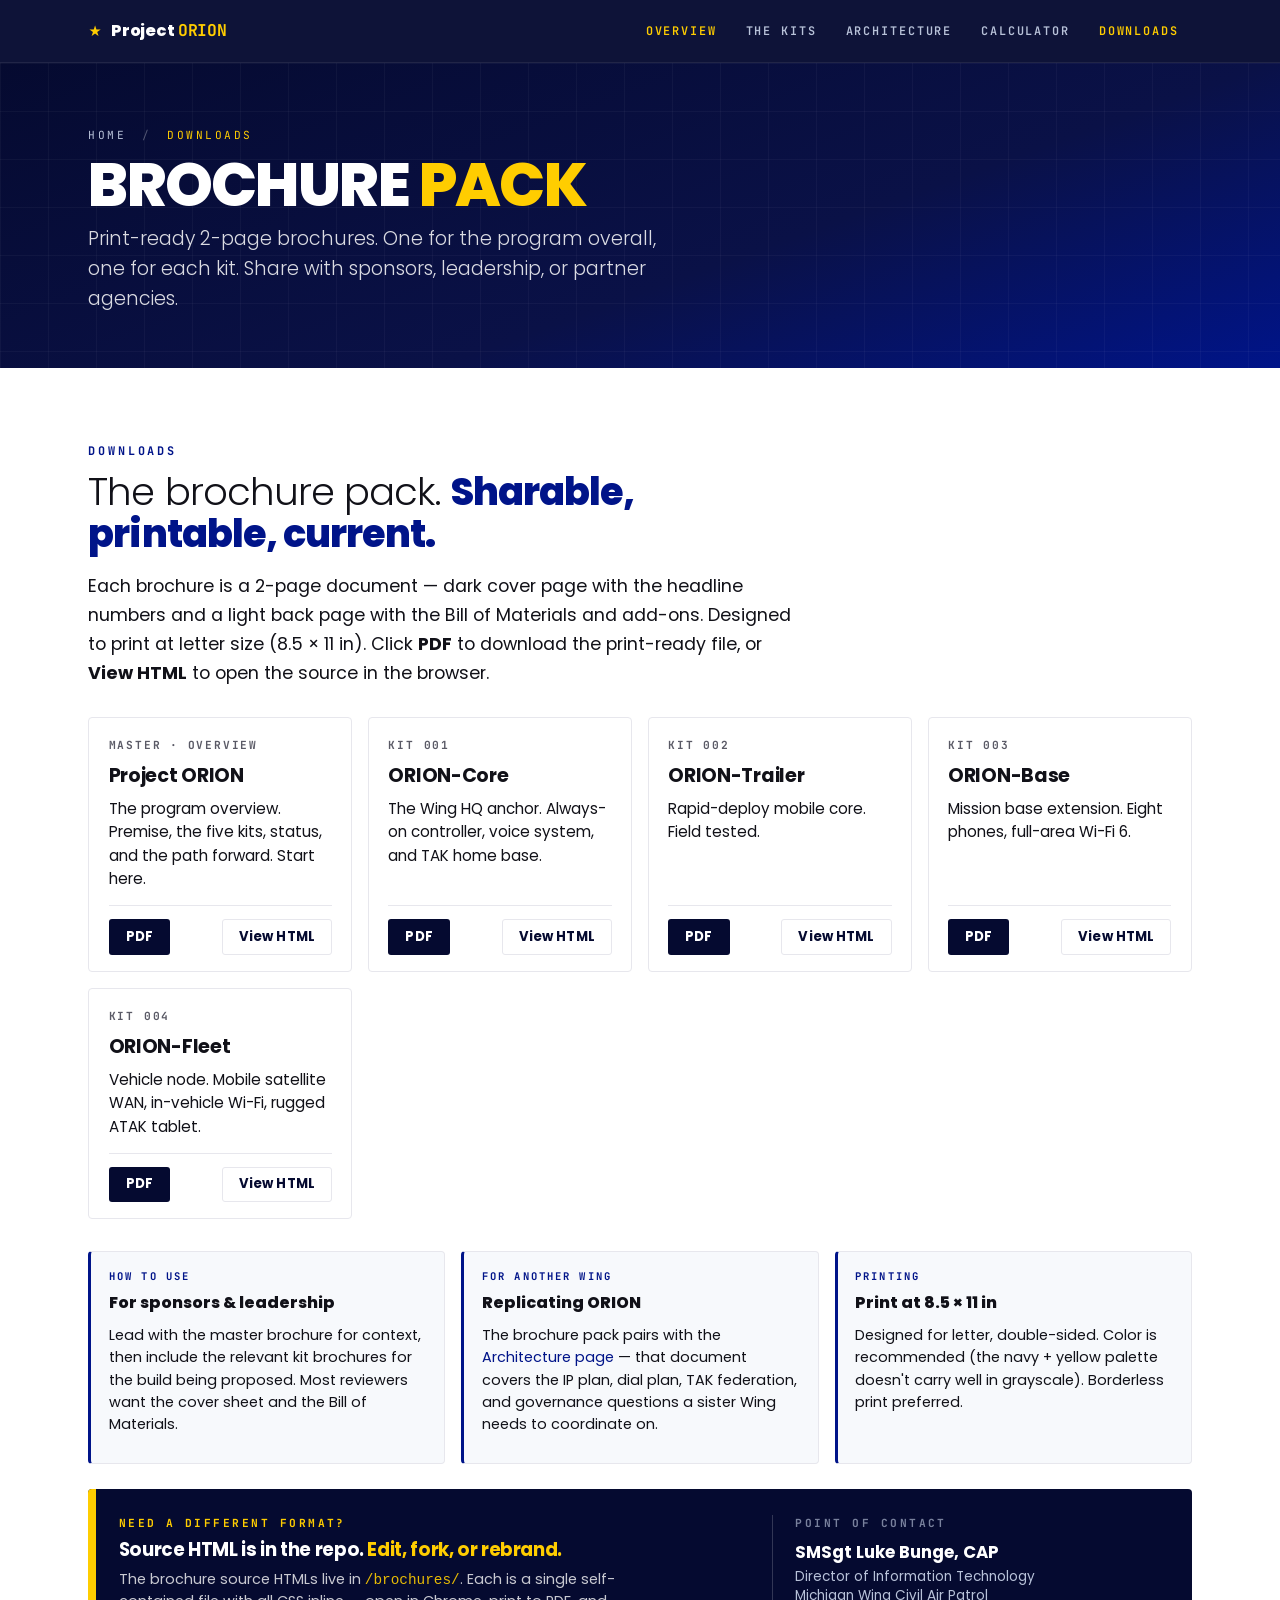
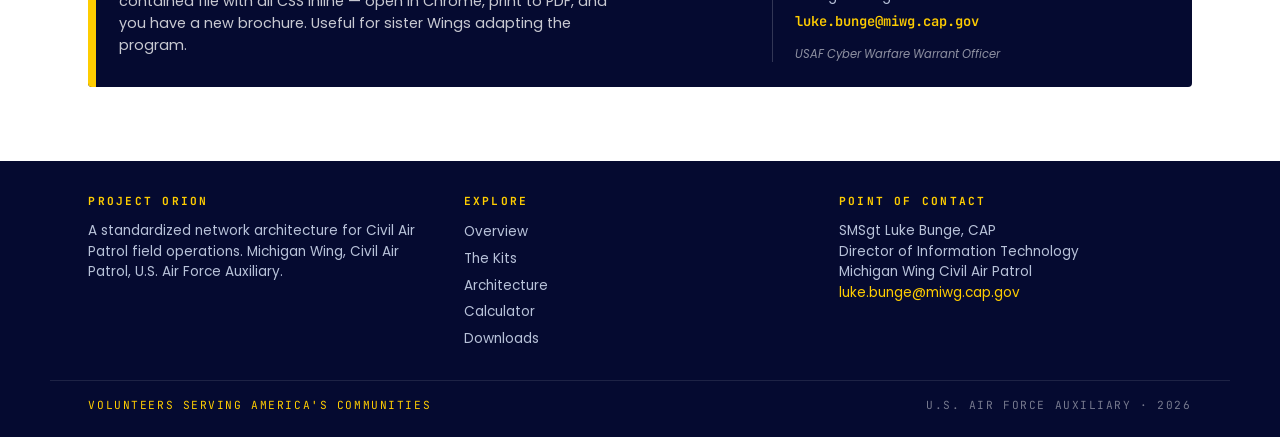
<file: downloads.html>
<!DOCTYPE html>
<html lang="en">
<head>
<meta charset="UTF-8">
<meta name="viewport" content="width=device-width, initial-scale=1">
<link rel="icon" type="image/svg+xml" href="assets/img/favicon.svg">
<title>Downloads — Project ORION</title>
<meta name="description" content="Download the Project ORION brochure pack. Master brochure plus one per kit. PDF for sharing or printing.">
<link rel="canonical" href="https://cap-miwg.github.io/project-orion/downloads.html">
<meta property="og:title" content="ORION Brochure Pack">
<meta property="og:description" content="Master brochure plus one per kit. Designed to print at 8.5 × 11 in.">
<meta property="og:type" content="website">
<meta property="og:url" content="https://cap-miwg.github.io/project-orion/downloads.html">
<meta property="og:image" content="https://cap-miwg.github.io/project-orion/assets/img/favicon.svg">
<meta name="twitter:card" content="summary">
<link rel="stylesheet" href="assets/css/main.css">
</head>
<body>

<nav class="nav">
  <div class="nav-inner">
    <a href="./" class="nav-brand"><span class="star">★</span><span>Project <span class="mark">ORION</span></span></a>
    <button class="nav-toggle" aria-label="Toggle navigation" aria-expanded="false">Menu</button>
    <ul class="nav-links">
      <li><a href="./">Overview</a></li>
      <li><a href="kits/">The Kits</a></li>
      <li><a href="architecture.html">Architecture</a></li>
      <li><a href="calculator.html">Calculator</a></li>
      <li><a href="downloads.html">Downloads</a></li>
    </ul>
  </div>
</nav>

<header class="page-head">
  <div class="page-head-inner">
    <div class="crumb"><a href="./" style="color: var(--silver);">Home</a> <span class="sep">/</span> <span class="here">Downloads</span></div>
    <h1>BROCHURE <span class="alt">PACK</span></h1>
    <p class="deck">Print-ready 2-page brochures. One for the program overall, one for each kit. Share with sponsors, leadership, or partner agencies.</p>
  </div>
</header>

<section class="band">
  <div class="band-inner">
    <div class="kicker">Downloads</div>
    <h2>The brochure pack. <strong>Sharable, printable, current.</strong></h2>
    <p class="lead">Each brochure is a 2-page document — dark cover page with the headline numbers and a light back page with the Bill of Materials and add-ons. Designed to print at letter size (8.5 × 11 in). Click <strong>PDF</strong> to download the print-ready file, or <strong>View HTML</strong> to open the source in the browser.</p>

    <div class="kit-grid" style="margin-top: 1.8rem;">

      <div class="kit-card" style="cursor:default;">
        <div class="num">MASTER · OVERVIEW</div>
        <h3>Project ORION</h3>
        <div class="one-liner">The program overview. Premise, the five kits, status, and the path forward. Start here.</div>
        <div class="meta">
          <a class="btn btn-dark" href="downloads/Project_ORION_Master_Brochure.pdf" download style="font-size:0.82rem; padding:0.6rem 1rem;">PDF</a>
          <a class="btn btn-light" href="brochures/Project_ORION_Master_Brochure_source.html" style="font-size:0.82rem; padding:0.6rem 1rem;">View HTML</a>
        </div>
      </div>

      <div class="kit-card" style="cursor:default;">
        <div class="num">KIT 001</div>
        <h3>ORION-Core</h3>
        <div class="one-liner">The Wing HQ anchor. Always-on controller, voice system, and TAK home base.</div>
        <div class="meta">
          <a class="btn btn-dark" href="downloads/Project_ORION_Kit001_Core_Brochure.pdf" download style="font-size:0.82rem; padding:0.6rem 1rem;">PDF</a>
          <a class="btn btn-light" href="brochures/Project_ORION_Core_Kit001_source.html" style="font-size:0.82rem; padding:0.6rem 1rem;">View HTML</a>
        </div>
      </div>

      <div class="kit-card" style="cursor:default;">
        <div class="num">KIT 002</div>
        <h3>ORION-Trailer</h3>
        <div class="one-liner">Rapid-deploy mobile core. Field tested.</div>
        <div class="meta">
          <a class="btn btn-dark" href="downloads/Project_ORION_Kit002_Trailer_Brochure.pdf" download style="font-size:0.82rem; padding:0.6rem 1rem;">PDF</a>
          <a class="btn btn-light" href="brochures/Project_ORION_Trailer_Kit002_source.html" style="font-size:0.82rem; padding:0.6rem 1rem;">View HTML</a>
        </div>
      </div>

      <div class="kit-card" style="cursor:default;">
        <div class="num">KIT 003</div>
        <h3>ORION-Base</h3>
        <div class="one-liner">Mission base extension. Eight phones, full-area Wi-Fi 6.</div>
        <div class="meta">
          <a class="btn btn-dark" href="downloads/Project_ORION_Kit003_Base_Brochure.pdf" download style="font-size:0.82rem; padding:0.6rem 1rem;">PDF</a>
          <a class="btn btn-light" href="brochures/Project_ORION_Base_Kit003_source.html" style="font-size:0.82rem; padding:0.6rem 1rem;">View HTML</a>
        </div>
      </div>

      <div class="kit-card" style="cursor:default;">
        <div class="num">KIT 004</div>
        <h3>ORION-Fleet</h3>
        <div class="one-liner">Vehicle node. Mobile satellite WAN, in-vehicle Wi-Fi, rugged ATAK tablet.</div>
        <div class="meta">
          <a class="btn btn-dark" href="downloads/Project_ORION_Kit004_Fleet_Brochure.pdf" download style="font-size:0.82rem; padding:0.6rem 1rem;">PDF</a>
          <a class="btn btn-light" href="brochures/Project_ORION_Fleet_Kit004_source.html" style="font-size:0.82rem; padding:0.6rem 1rem;">View HTML</a>
        </div>
      </div>

    </div>

    <div class="opex-strip" style="margin-top: 2rem;">
      <div class="opex-card">
        <div class="kicker">How to use</div>
        <h4>For sponsors &amp; leadership</h4>
        <div class="lines">Lead with the master brochure for context, then include the relevant kit brochures for the build being proposed. Most reviewers want the cover sheet and the Bill of Materials.</div>
      </div>
      <div class="opex-card">
        <div class="kicker">For another Wing</div>
        <h4>Replicating ORION</h4>
        <div class="lines">The brochure pack pairs with the <a href="architecture.html">Architecture page</a> — that document covers the IP plan, dial plan, TAK federation, and governance questions a sister Wing needs to coordinate on.</div>
      </div>
      <div class="opex-card">
        <div class="kicker">Printing</div>
        <h4>Print at 8.5 × 11 in</h4>
        <div class="lines">Designed for letter, double-sided. Color is recommended (the navy + yellow palette doesn't carry well in grayscale). Borderless print preferred.</div>
      </div>
    </div>

    <div class="cta">
      <div class="pitch">
        <div class="kicker">Need a different format?</div>
        <h3>Source HTML is in the repo. <span class="alt">Edit, fork, or rebrand.</span></h3>
        <p>The brochure source HTMLs live in <code style="color: rgba(255,205,0,0.9);">/brochures/</code>. Each is a single self-contained file with all CSS inline — open in Chrome, print to PDF, and you have a new brochure. Useful for sister Wings adapting the program.</p>
      </div>
      <div class="card">
        <div class="kicker">Point of Contact</div>
        <div class="name">SMSgt Luke Bunge, CAP</div>
        <div class="role">Director of Information Technology<br>Michigan Wing Civil Air Patrol</div>
        <div class="em"><a href="mailto:luke.bunge@miwg.cap.gov">luke.bunge@miwg.cap.gov</a></div>
        <div class="cred">USAF Cyber Warfare Warrant Officer</div>
      </div>
    </div>
  </div>
</section>

<footer class="site-footer">
  <div class="footer-inner">
    <div><h5>Project ORION</h5><p style="color: var(--silver); font-size: 0.85rem; line-height: 1.5;">A standardized network architecture for Civil Air Patrol field operations. Michigan Wing, Civil Air Patrol, U.S. Air Force Auxiliary.</p></div>
    <div><h5>Explore</h5><ul><li><a href="./">Overview</a></li><li><a href="kits/">The Kits</a></li><li><a href="architecture.html">Architecture</a></li><li><a href="calculator.html">Calculator</a></li><li><a href="downloads.html">Downloads</a></li></ul></div>
    <div><h5>Point of Contact</h5><p style="color: var(--silver); font-size: 0.85rem; line-height: 1.5;">SMSgt Luke Bunge, CAP<br>Director of Information Technology<br>Michigan Wing Civil Air Patrol<br><a href="mailto:luke.bunge@miwg.cap.gov" style="color: var(--yellow);">luke.bunge@miwg.cap.gov</a></p></div>
  </div>
  <div class="footer-bottom"><span class="left">Volunteers Serving America's Communities</span><span>U.S. Air Force Auxiliary · 2026</span></div>
</footer>

<script src="assets/js/nav.js"></script>
</body>
</html>
</file>
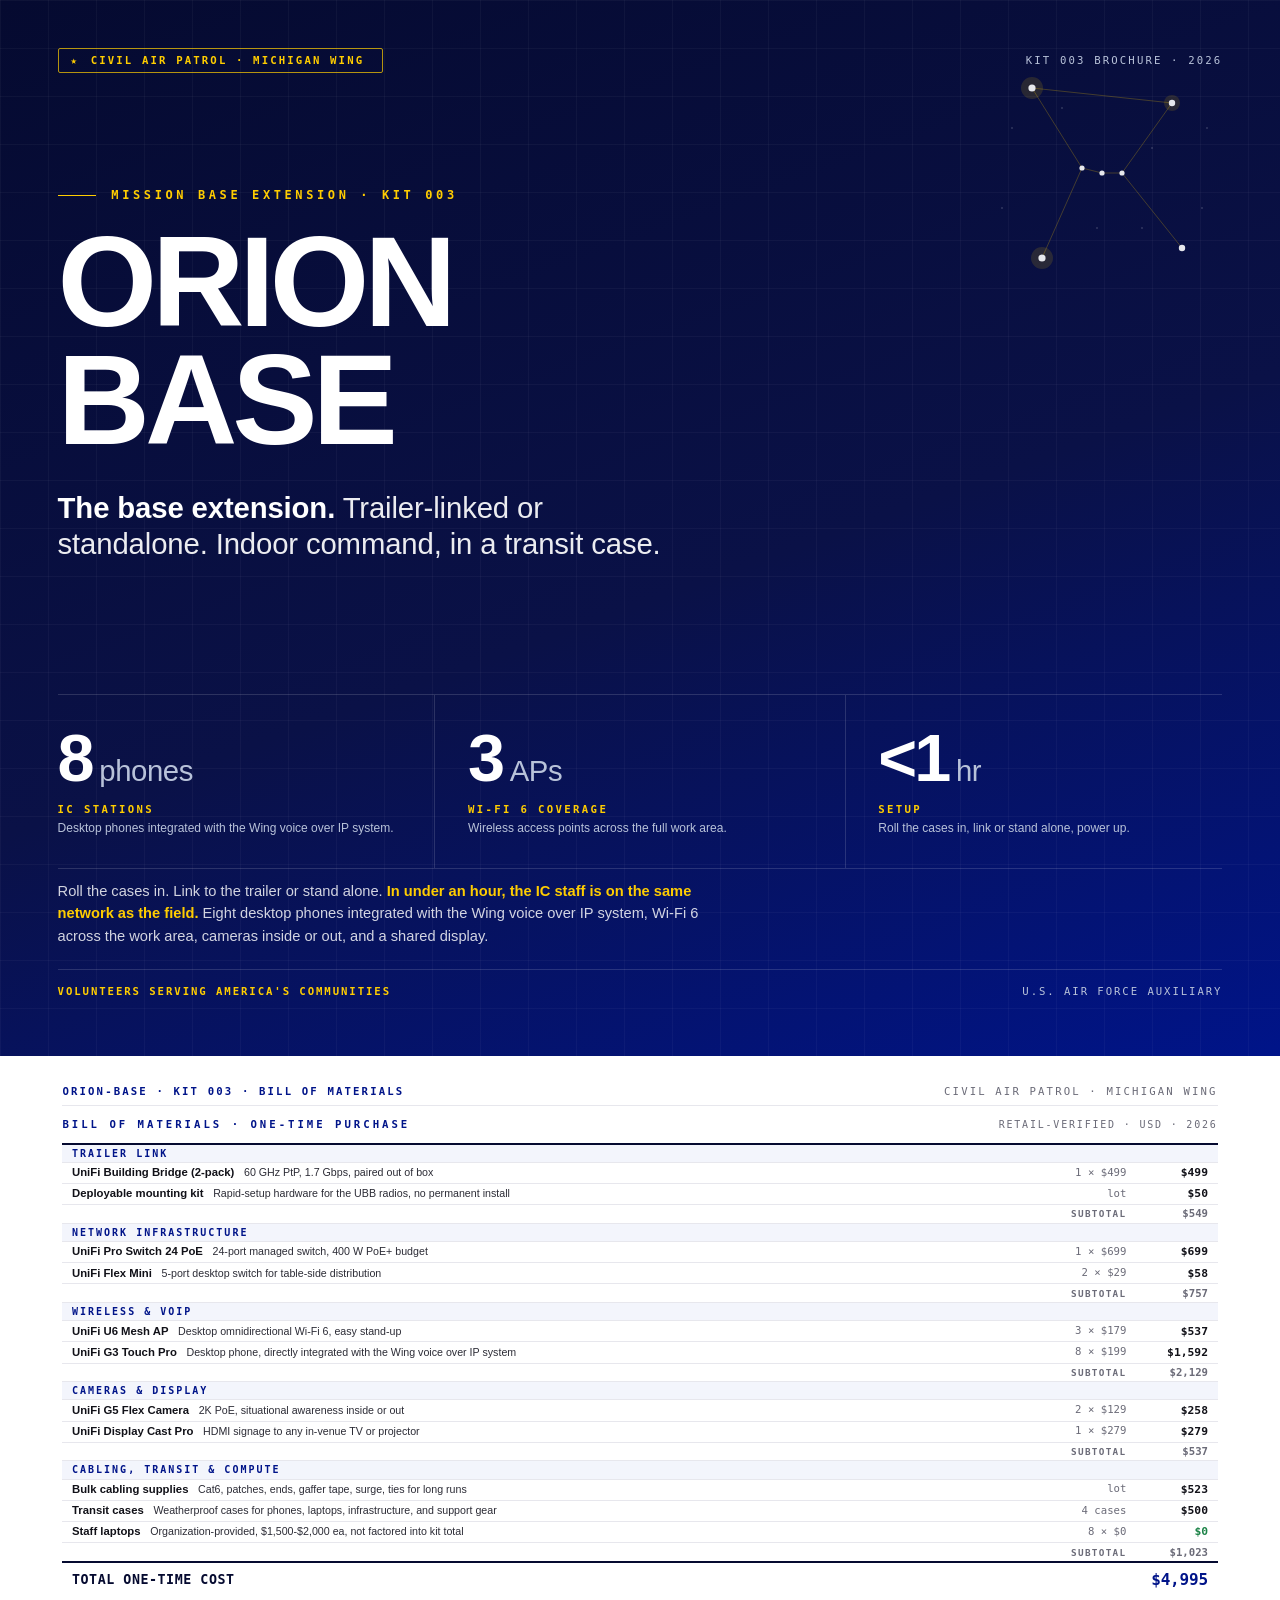
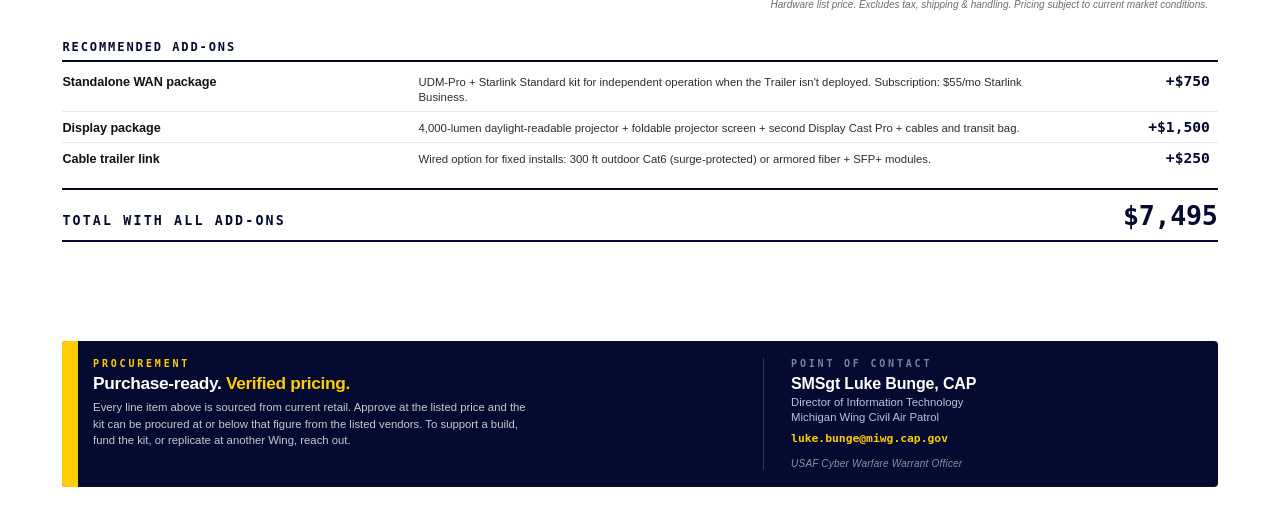
<file: brochures/Project_ORION_Base_Kit003_source.html>
<!DOCTYPE html>
<html lang="en">
<head>
<meta charset="UTF-8">
<title>ORION-Base — Kit Brochure</title>
<style>
  @page { size: 8.5in 11in; margin: 0; }
  * { box-sizing: border-box; margin: 0; padding: 0; }
  html, body { font-family: 'Poppins', sans-serif; color: #0e0e14; background: #fff; }

  :root {
    --navy:        #050a30;
    --navy-2:      #0a1147;
    --navy-3:      #001489;
    --silver:      #b8c2d9;
    --silver-soft: rgba(184, 194, 217, 0.65);
    --yellow:      #FFCD00;
    --line-d:      rgba(255, 255, 255, 0.14);
    --ink:         #111118;
    --ink-2:       #2c2c36;
    --soft:        #6b6b78;
    --rule:        #e7e7ed;
  }

  .page {
    width: 100%;
    height: 11in;
    page-break-after: always;
    position: relative;
    overflow: hidden;
  }
  .page:last-child { page-break-after: auto; }

  /* ============== FRONT (DARK) ============== */
  .front {
    background: linear-gradient(160deg, #050a30 0%, #0a1147 55%, #001489 100%);
    color: #fff;
  }

  .grid-bg {
    position: absolute; inset: 0;
    background-image:
      linear-gradient(to right, rgba(255,255,255,0.035) 1px, transparent 1px),
      linear-gradient(to bottom, rgba(255,255,255,0.035) 1px, transparent 1px);
    background-size: 0.5in 0.5in;
    pointer-events: none;
  }

  /* Orion constellation contained in upper-right corner, above the title */
  .constellation {
    position: absolute;
    top: 0.5in;
    right: 0.6in;
    width: 2.5in;
    height: 2.5in;
    opacity: 0.9;
  }

  .top-strip {
    position: relative;
    z-index: 5;
    padding: 0.5in 0.6in 0;
    display: flex;
    align-items: center;
    justify-content: space-between;
    color: var(--silver);
    font-family: 'DejaVu Sans Mono', monospace;
    font-size: 8pt;
    letter-spacing: 0.2em;
    text-transform: uppercase;
  }
  .top-strip .id-pill {
    display: inline-flex;
    align-items: center;
    gap: 0.12in;
    border: 1px solid rgba(255, 205, 0, 0.7);
    color: var(--yellow);
    padding: 5px 18px 5px 12px;
    border-radius: 2px;
    font-weight: 600;
    white-space: nowrap;
    flex-shrink: 0;
  }
  .top-strip .id-pill .marker {
    color: var(--yellow);
  }

  .hero {
    position: relative;
    z-index: 5;
    padding: 1.2in 0.6in 0;
  }
  .hero .label {
    font-family: 'DejaVu Sans Mono', monospace;
    font-size: 9pt;
    letter-spacing: 0.3em;
    text-transform: uppercase;
    color: var(--yellow);
    font-weight: 600;
    margin-bottom: 0.22in;
    display: flex;
    align-items: center;
    gap: 0.16in;
  }
  .hero .label::before {
    content: '';
    width: 0.4in;
    height: 1px;
    background: var(--yellow);
  }
  .hero h1 {
    font-size: 96pt;
    font-weight: 800;
    line-height: 0.92;
    letter-spacing: -0.04em;
    margin-bottom: 0.32in;
  }
  .hero h1 .dot {
    color: var(--yellow);
  }
  .hero .deck {
    font-size: 22pt;
    font-weight: 300;
    line-height: 1.25;
    color: rgba(255,255,255,0.92);
    max-width: 6.4in;
    letter-spacing: -0.005em;
  }
  .hero .deck strong { font-weight: 700; color: #fff; }

  /* metric strip */
  .metrics {
    position: absolute;
    z-index: 5;
    left: 0.6in;
    right: 0.6in;
    bottom: 1.95in;
    display: flex;
    gap: 0;
    border-top: 1px solid var(--line-d);
    border-bottom: 1px solid var(--line-d);
  }
  .metric {
    flex: 1;
    padding: 0.32in 0.34in 0.32in 0;
    border-right: 1px solid var(--line-d);
  }
  .metric:last-child { border-right: none; padding-right: 0; }
  .metric:not(:first-child) { padding-left: 0.34in; }
  .metric .num {
    font-size: 50pt;
    font-weight: 800;
    color: #fff;
    line-height: 1;
    letter-spacing: -0.045em;
    margin-bottom: 0.12in;
    white-space: nowrap;
    display: flex;
    align-items: baseline;
    gap: 0.08in;
  }
  .metric .num .unit {
    font-size: 22pt;
    font-weight: 500;
    color: var(--silver);
    letter-spacing: -0.015em;
  }
  .metric .num .accent { color: var(--yellow); }
  .metric .label {
    font-family: 'DejaVu Sans Mono', monospace;
    font-size: 8pt;
    letter-spacing: 0.22em;
    text-transform: uppercase;
    color: var(--yellow);
    font-weight: 600;
    margin-bottom: 0.04in;
  }
  .metric .desc {
    font-size: 9pt;
    line-height: 1.4;
    color: var(--silver);
    font-weight: 400;
  }

  /* lead at bottom */
  .lead-band {
    position: absolute;
    z-index: 5;
    left: 0.6in;
    right: 0.6in;
    bottom: 0.6in;
  }
  .lead-band p {
    font-size: 11pt;
    line-height: 1.55;
    color: rgba(255,255,255,0.82);
    max-width: 7in;
    margin-bottom: 0.22in;
  }
  .lead-band p strong { color: var(--yellow); font-weight: 600; }
  .lead-band .signoff {
    border-top: 1px solid var(--line-d);
    padding-top: 0.16in;
    display: flex;
    justify-content: space-between;
    font-family: 'DejaVu Sans Mono', monospace;
    font-size: 8pt;
    letter-spacing: 0.18em;
    text-transform: uppercase;
    color: var(--silver);
  }
  .lead-band .signoff .left {
    color: var(--yellow);
    font-weight: 700;
  }

  /* ============== BACK (LIGHT) ============== */
  .back {
    background: #fff;
    padding: 0.3in 0.65in 0.26in 0.65in;
    display: flex;
    flex-direction: column;
  }

  .back-strip {
    display: flex;
    align-items: center;
    justify-content: space-between;
    padding-bottom: 0.07in;
    border-bottom: 1px solid var(--rule);
    margin-bottom: 0.13in;
    font-family: 'DejaVu Sans Mono', monospace;
    font-size: 8pt;
    letter-spacing: 0.2em;
    text-transform: uppercase;
    color: var(--soft);
  }
  .back-strip .left {
    color: var(--navy-3);
    font-weight: 700;
  }

  .premise {
    margin-bottom: 0.2in;
  }
  .premise .kicker {
    font-family: 'DejaVu Sans Mono', monospace;
    font-size: 8pt;
    letter-spacing: 0.28em;
    text-transform: uppercase;
    color: var(--navy-3);
    font-weight: 700;
    margin-bottom: 0.08in;
  }
  .premise h2 {
    font-size: 19pt;
    font-weight: 300;
    line-height: 1.05;
    letter-spacing: -0.025em;
    color: var(--ink);
    margin-bottom: 0.1in;
    max-width: 7in;
  }
  .premise h2 strong {
    font-weight: 800;
    color: var(--navy-3);
  }
  .premise p {
    font-size: 9.5pt;
    line-height: 1.5;
    color: var(--ink-2);
    max-width: 6.6in;
  }

  /* kits roster */
  .kits-section { margin-bottom: 0.42in; }

  /* ===== BOM table styling for per-kit ===== */
  .bom-section {
    margin-bottom: 0.1in;
  }
  .bom-head {
    display: flex;
    justify-content: space-between;
    align-items: baseline;
    margin-bottom: 0.12in;
  }
  .bom-head .kicker {
    font-family: 'DejaVu Sans Mono', monospace;
    font-size: 8pt;
    letter-spacing: 0.28em;
    text-transform: uppercase;
    color: var(--navy-3);
    font-weight: 700;
  }
  .bom-head .meta {
    font-family: 'DejaVu Sans Mono', monospace;
    font-size: 7.5pt;
    letter-spacing: 0.18em;
    text-transform: uppercase;
    color: var(--soft);
  }
  .bom-table {
    width: 100%;
    border-collapse: collapse;
    border-top: 2px solid var(--navy);
  }
  .bom-table .cat-row td {
    background: #f3f5fc;
    padding: 0.032in 0.1in;
    font-family: 'DejaVu Sans Mono', monospace;
    font-size: 7.5pt;
    letter-spacing: 0.2em;
    text-transform: uppercase;
    color: var(--navy-3);
    font-weight: 700;
    border-bottom: 1px solid var(--rule);
  }
  .bom-table tr.item-row {
    border-bottom: 1px solid var(--rule);
  }
  .bom-table .item-row td {
    padding: 0.026in 0.1in;
    vertical-align: middle;
    font-size: 8.5pt;
    color: var(--ink);
    line-height: 1.35;
  }
  .bom-table .item-row .name {
    width: auto;
    font-weight: 600;
  }
  .bom-table .item-row .fn-inline {
    color: var(--ink-2);
    font-size: 8pt;
    font-weight: 400;
    margin-left: 0.1in;
  }
  .bom-table .item-row .qty {
    width: 0.7in;
    text-align: right;
    font-family: 'DejaVu Sans Mono', monospace;
    font-size: 8pt;
    color: var(--soft);
    white-space: nowrap;
  }
  .bom-table .item-row .total {
    width: 0.85in;
    text-align: right;
    font-family: 'DejaVu Sans Mono', monospace;
    font-size: 8.5pt;
    font-weight: 600;
    white-space: nowrap;
  }
  .bom-table .item-row.repurposed .total {
    color: #1d8348;
    font-weight: 700;
  }
  .bom-table tr.subtotal-row {
    border-bottom: 1px solid var(--rule);
  }
  .bom-table .subtotal-row td {
    padding: 0.024in 0.1in;
    font-family: 'DejaVu Sans Mono', monospace;
    font-size: 8pt;
    color: var(--soft);
    text-align: right;
    font-weight: 600;
  }
  .bom-table .subtotal-row .label {
    text-align: right;
    text-transform: uppercase;
    letter-spacing: 0.14em;
    font-size: 7pt;
  }
  .bom-table tr.total-row td {
    padding: 0.07in 0.1in 0.06in;
    border-top: 2px solid var(--navy);
    font-family: 'DejaVu Sans Mono', monospace;
    text-align: right;
  }
  .bom-table .total-row .total-label {
    font-size: 10pt;
    font-weight: 800;
    color: var(--navy);
    text-align: left;
    letter-spacing: 0.04em;
  }
  .bom-table .total-row .total-value {
    font-size: 12pt;
    font-weight: 800;
    color: var(--navy-3);
    letter-spacing: -0.01em;
  }
  .bom-table tr.total-note-row td {
    padding: 0.04in 0.1in 0.06in;
    font-style: italic;
    font-size: 7.5pt;
    color: var(--soft);
    text-align: right;
    line-height: 1.35;
    border: none;
  }

  /* OPEX + exclusions blocks */
  .opex-strip {
    display: flex;
    gap: 0.18in;
    margin-bottom: 0.1in;
    align-items: stretch;
  }
  .opex-card {
    flex: 1;
    background: #f7f9fc;
    border: 1px solid var(--rule);
    border-left: 3px solid var(--navy-3);
    border-radius: 2px;
    padding: 0.12in 0.14in 0.12in 0.14in;
    display: flex;
    flex-direction: column;
  }
  .opex-card .kicker {
    font-family: 'DejaVu Sans Mono', monospace;
    font-size: 7pt;
    letter-spacing: 0.22em;
    text-transform: uppercase;
    color: var(--navy-3);
    font-weight: 700;
    margin-bottom: 0.05in;
  }
  .opex-card h4 {
    font-size: 9.5pt;
    font-weight: 800;
    color: var(--ink);
    margin-bottom: 0.06in;
    letter-spacing: -0.01em;
  }
  .opex-card .lines {
    font-size: 8pt;
    line-height: 1.5;
    color: var(--ink-2);
    margin-bottom: 0.08in;
  }
  .opex-card .lines .price {
    font-family: 'DejaVu Sans Mono', monospace;
    font-weight: 700;
    color: var(--navy);
  }
  .opex-card .price-feature {
    font-family: 'DejaVu Sans Mono', monospace;
    font-size: 16pt;
    font-weight: 800;
    color: var(--navy-3);
    letter-spacing: -0.01em;
    white-space: nowrap;
    margin-top: auto;
    padding-top: 0.06in;
    border-top: 1px dashed var(--rule);
  }
  .opex-card .price-feature .price-suffix {
    font-size: 9pt;
    font-weight: 500;
    color: var(--soft);
    letter-spacing: 0.02em;
    margin-left: 0.04in;
  }
  .opex-card .note {
    font-size: 7pt;
    color: var(--soft);
    font-style: italic;
    line-height: 1.35;
    margin-top: auto;
    padding-top: 0.04in;
    border-top: 1px dashed var(--rule);
  }

  /* Add-Ons section (replaces 3-box OPEX strip) */
  .addons-section {
    margin-top: 0.14in;
    margin-bottom: 0.1in;
  }
  .addons-head {
    display: flex;
    align-items: baseline;
    justify-content: space-between;
    border-bottom: 2px solid var(--navy);
    padding-bottom: 0.06in;
    margin-bottom: 0.04in;
  }
  .addons-head .kicker {
    font-family: 'DejaVu Sans Mono', monospace;
    font-size: 9pt;
    letter-spacing: 0.16em;
    text-transform: uppercase;
    color: var(--navy);
    font-weight: 700;
  }
  .addons-head .meta {
    font-family: 'DejaVu Sans Mono', monospace;
    font-size: 7.5pt;
    letter-spacing: 0.14em;
    text-transform: uppercase;
    color: var(--soft);
    font-weight: 600;
  }
  .addons-table {
    width: 100%;
    border-collapse: collapse;
  }
  .addons-table .addon-row {
    border-bottom: 1px solid var(--rule);
  }
  .addons-table .addon-row:last-child {
    border-bottom: none;
  }
  .addons-table td {
    padding: 0.06in 0.08in 0.06in 0;
    vertical-align: baseline;
  }
  .addons-table .addon-name {
    font-size: 9.5pt;
    font-weight: 800;
    color: var(--ink);
    white-space: nowrap;
    width: 30%;
    letter-spacing: -0.005em;
  }
  .addons-table .addon-desc {
    font-size: 8.5pt;
    color: var(--ink-2);
    line-height: 1.35;
    padding-left: 0.1in;
  }
  .addons-table .addon-price {
    font-family: 'DejaVu Sans Mono', monospace;
    font-size: 11pt;
    font-weight: 800;
    color: var(--navy);
    text-align: right;
    white-space: nowrap;
    width: 14%;
  }
  .addons-footer {
    background: #fefcf3;
    border: 1px solid var(--rule);
    border-radius: 2px;
    padding: 0.1in 0.14in;
    margin-top: 0.1in;
    font-size: 8pt;
    color: var(--ink-2);
    line-height: 1.5;
  }
  .addons-footer .row {
    display: flex;
    align-items: baseline;
    gap: 0.1in;
    margin-bottom: 0.04in;
  }
  .addons-footer .row:last-child {
    margin-bottom: 0;
  }
  .addons-footer .label {
    font-family: 'DejaVu Sans Mono', monospace;
    font-weight: 700;
    font-size: 7pt;
    letter-spacing: 0.18em;
    text-transform: uppercase;
    color: var(--navy);
    min-width: 1.4in;
    flex-shrink: 0;
  }
  .addons-footer .content {
    flex: 1;
  }

  /* Grand total with all add-ons */
  .addons-grand-total {
    margin-top: 0.06in;
    margin-bottom: 0.18in;
    padding: 0.1in 0;
    border-top: 2px solid var(--navy);
    border-bottom: 2px solid var(--navy);
    display: flex;
    justify-content: space-between;
    align-items: baseline;
    font-family: 'DejaVu Sans Mono', monospace;
  }
  .addons-grand-total .label {
    font-size: 10pt;
    font-weight: 700;
    letter-spacing: 0.16em;
    text-transform: uppercase;
    color: var(--navy);
  }
  .addons-grand-total .value {
    font-size: 20pt;
    font-weight: 800;
    color: var(--navy);
    letter-spacing: -0.01em;
  }
  .addons-grand-total .meta {
    font-family: 'DejaVu Sans Mono', monospace;
    font-size: 7pt;
    letter-spacing: 0.14em;
    text-transform: uppercase;
    color: var(--soft);
    font-weight: 600;
    margin-top: 0.04in;
    text-align: right;
  }
  .kits-head {
    display: flex;
    align-items: baseline;
    justify-content: space-between;
    margin-bottom: 0.16in;
  }
  .kits-head .kicker {
    font-family: 'DejaVu Sans Mono', monospace;
    font-size: 8pt;
    letter-spacing: 0.28em;
    text-transform: uppercase;
    color: var(--navy-3);
    font-weight: 700;
  }
  .kits-head .count {
    font-family: 'DejaVu Sans Mono', monospace;
    font-size: 8pt;
    letter-spacing: 0.18em;
    text-transform: uppercase;
    color: var(--soft);
  }

  .kits-roster {
    width: 100%;
    border-collapse: collapse;
    border-top: 2px solid var(--navy);
  }
  .kits-roster tr {
    border-bottom: 1px solid var(--rule);
  }
  .kits-roster td {
    padding: 0.12in 0.1in;
    vertical-align: middle;
  }
  .kits-roster .num {
    font-family: 'DejaVu Sans Mono', monospace;
    font-size: 9pt;
    color: var(--soft);
    width: 0.55in;
    font-weight: 600;
    letter-spacing: 0.04em;
  }
  .kits-roster .name {
    font-size: 13pt;
    font-weight: 700;
    color: var(--ink);
    width: 1.55in;
    letter-spacing: -0.012em;
  }
  .kits-roster .desc {
    font-size: 9.5pt;
    color: var(--ink-2);
    line-height: 1.45;
  }
  .kits-roster .stat {
    width: 1.4in;
    text-align: right;
    font-family: 'DejaVu Sans Mono', monospace;
    font-size: 7.5pt;
    letter-spacing: 0.12em;
    text-transform: uppercase;
    font-weight: 700;
    white-space: nowrap;
  }
  .kits-roster .stat .dot {
    display: inline-block;
    width: 6px; height: 6px;
    border-radius: 50%;
    margin-right: 5px;
    vertical-align: middle;
  }
  .stat.tested   { color: #1d8348; }
  .stat.tested .dot { background: #1d8348; }
  .stat.progress { color: #b7791f; }
  .stat.progress .dot { background: #b7791f; }
  .stat.proposed { color: var(--navy-3); }
  .stat.proposed .dot { background: var(--navy-3); }
  .stat.concept  { color: var(--soft); }
  .stat.concept .dot { background: var(--soft); }

  /* CTA */
  .cta {
    background: var(--navy);
    color: #fff;
    border-radius: 4px;
    padding: 0.18in 0.28in 0.18in 0.28in;
    display: flex;
    gap: 0.32in;
    align-items: stretch;
    position: relative;
    overflow: hidden;
    margin-top: auto;
  }
  .cta::before {
    content: '';
    position: absolute;
    top: 0; left: 0;
    width: 0.16in;
    height: 100%;
    background: var(--yellow);
  }
  .cta .pitch {
    flex: 1.6;
    padding-left: 0.04in;
  }
  .cta .pitch .kicker {
    font-family: 'DejaVu Sans Mono', monospace;
    font-size: 7.5pt;
    letter-spacing: 0.28em;
    text-transform: uppercase;
    color: var(--yellow);
    font-weight: 700;
    margin-bottom: 0.04in;
  }
  .cta .pitch h3 {
    font-size: 13pt;
    font-weight: 700;
    color: #fff;
    line-height: 1.18;
    letter-spacing: -0.02em;
    margin-bottom: 0.06in;
    max-width: 4.6in;
  }
  .cta .pitch h3 .alt { color: var(--yellow); }
  .cta .pitch p {
    font-size: 8.5pt;
    line-height: 1.45;
    color: rgba(255,255,255,0.78);
    max-width: 4.6in;
  }
  .cta .card {
    flex: 1;
    border-left: 1px solid rgba(255,255,255,0.18);
    padding-left: 0.28in;
  }
  .cta .card .kicker {
    font-family: 'DejaVu Sans Mono', monospace;
    font-size: 7.5pt;
    letter-spacing: 0.28em;
    text-transform: uppercase;
    color: var(--silver-soft);
    font-weight: 600;
    margin-bottom: 0.06in;
  }
  .cta .card .name {
    font-size: 12pt;
    font-weight: 700;
    color: #fff;
    margin-bottom: 0.02in;
    letter-spacing: -0.01em;
  }
  .cta .card .role {
    font-size: 8.5pt;
    color: var(--silver);
    line-height: 1.35;
    margin-bottom: 0.06in;
  }
  .cta .card .em {
    font-family: 'DejaVu Sans Mono', monospace;
    font-size: 8.5pt;
    color: var(--yellow);
    font-weight: 600;
  }
  .cta .card .cred {
    margin-top: 0.12in;
    font-size: 7.5pt;
    color: rgba(255, 255, 255, 0.55);
    font-style: italic;
    letter-spacing: 0.02em;
    line-height: 1.3;
  }

</style>
</head>
<body>

<!-- ============== FRONT ============== -->
<section class="page front">
  <div class="grid-bg"></div>

  <!-- Orion constellation, big, in upper right -->
  <svg class="constellation" viewBox="0 0 240 240" xmlns="http://www.w3.org/2000/svg">
    <!-- connections -->
    <g stroke="rgba(255, 205, 0, 0.45)" stroke-width="0.6" fill="none">
      <line x1="50"  y1="40"  x2="190" y2="55"/>
      <line x1="50"  y1="40"  x2="100" y2="120"/>
      <line x1="190" y1="55"  x2="140" y2="125"/>
      <line x1="100" y1="120" x2="120" y2="125"/>
      <line x1="120" y1="125" x2="140" y2="125"/>
      <line x1="100" y1="120" x2="60"  y2="210"/>
      <line x1="140" y1="125" x2="200" y2="200"/>
    </g>
    <!-- glow halos for major stars -->
    <g fill="rgba(255,205,0,0.15)">
      <circle cx="50"  cy="40"  r="11"/>
      <circle cx="60"  cy="210" r="11"/>
      <circle cx="190" cy="55"  r="8"/>
    </g>
    <!-- stars -->
    <g fill="#fff">
      <circle cx="50"  cy="40"  r="3.6"/>
      <circle cx="190" cy="55"  r="3.2"/>
      <circle cx="100" cy="120" r="2.6"/>
      <circle cx="120" cy="125" r="2.6"/>
      <circle cx="140" cy="125" r="2.6"/>
      <circle cx="60"  cy="210" r="3.6"/>
      <circle cx="200" cy="200" r="3.2"/>
    </g>
    <!-- tiny field stars -->
    <g fill="rgba(255,255,255,0.32)">
      <circle cx="30" cy="80" r="0.8"/>
      <circle cx="80" cy="60" r="0.8"/>
      <circle cx="170" cy="100" r="0.8"/>
      <circle cx="220" cy="160" r="0.8"/>
      <circle cx="160" cy="180" r="0.8"/>
      <circle cx="20" cy="160" r="0.8"/>
      <circle cx="115" cy="180" r="0.8"/>
      <circle cx="225" cy="80"  r="0.8"/>
    </g>
  </svg>

  <div class="top-strip">
    <span class="id-pill"><span class="marker">★</span>Civil Air Patrol · Michigan Wing</span>
    <span>Kit 003 Brochure · 2026</span>
  </div>

  <div class="hero">
    <div class="label">Mission Base Extension · Kit 003</div>
    <h1>ORION<br>BASE</h1>
    <div class="deck">
      <strong>The base extension.</strong> Trailer-linked or standalone. Indoor command, in a transit case.
    </div>
  </div>

  <!-- metric strip -->
  <div class="metrics">
    <div class="metric">
      <div class="num">8<span class="unit">phones</span></div>
      <div class="label">IC Stations</div>
      <div class="desc">Desktop phones integrated with the Wing voice over IP system.</div>
    </div>
    <div class="metric">
      <div class="num">3<span class="unit">APs</span></div>
      <div class="label">Wi-Fi 6 Coverage</div>
      <div class="desc">Wireless access points across the full work area.</div>
    </div>
    <div class="metric">
      <div class="num">&lt;1<span class="unit">hr</span></div>
      <div class="label">Setup</div>
      <div class="desc">Roll the cases in, link or stand alone, power up.</div>
    </div>
  </div>

  <div class="lead-band">
    <p>
      Roll the cases in. Link to the trailer or stand alone. <strong>In under an hour, the IC staff is on the same network as the field.</strong> Eight desktop phones integrated with the Wing voice over IP system, Wi-Fi 6 across the work area, cameras inside or out, and a shared display.
    </p>
    <div class="signoff">
      <span class="left">Volunteers Serving America's Communities</span>
      <span>U.S. Air Force Auxiliary</span>
    </div>
  </div>
</section>

<!-- ============== BACK ============== -->
<section class="page back">
  <div class="back-strip">
    <span class="left">ORION-Base · Kit 003 · Bill of Materials</span>
    <span>Civil Air Patrol · Michigan Wing</span>
  </div>

  <div class="bom-section">
    <div class="bom-head">
      <div class="kicker">Bill of Materials · One-Time Purchase</div>
      <div class="meta">Retail-verified · USD · 2026</div>
    </div>

    <table class="bom-table">

      <tr class="cat-row"><td colspan="3">Trailer Link</td></tr>
      <tr class="item-row">
        <td class="name">UniFi Building Bridge (2-pack)<span class="fn-inline">60 GHz PtP, 1.7 Gbps, paired out of box</span></td>
        <td class="qty">1 × $499</td>
        <td class="total">$499</td>
      </tr>
      <tr class="item-row">
        <td class="name">Deployable mounting kit<span class="fn-inline">Rapid-setup hardware for the UBB radios, no permanent install</span></td>
        <td class="qty">lot</td>
        <td class="total">$50</td>
      </tr>
      <tr class="subtotal-row"><td colspan="2" class="label">Subtotal</td><td>$549</td></tr>

      <tr class="cat-row"><td colspan="3">Network Infrastructure</td></tr>
      <tr class="item-row">
        <td class="name">UniFi Pro Switch 24 PoE<span class="fn-inline">24-port managed switch, 400 W PoE+ budget</span></td>
        <td class="qty">1 × $699</td>
        <td class="total">$699</td>
      </tr>
      <tr class="item-row">
        <td class="name">UniFi Flex Mini<span class="fn-inline">5-port desktop switch for table-side distribution</span></td>
        <td class="qty">2 × $29</td>
        <td class="total">$58</td>
      </tr>
      <tr class="subtotal-row"><td colspan="2" class="label">Subtotal</td><td>$757</td></tr>

      <tr class="cat-row"><td colspan="3">Wireless &amp; VoIP</td></tr>
      <tr class="item-row">
        <td class="name">UniFi U6 Mesh AP<span class="fn-inline">Desktop omnidirectional Wi-Fi 6, easy stand-up</span></td>
        <td class="qty">3 × $179</td>
        <td class="total">$537</td>
      </tr>
      <tr class="item-row">
        <td class="name">UniFi G3 Touch Pro<span class="fn-inline">Desktop phone, directly integrated with the Wing voice over IP system</span></td>
        <td class="qty">8 × $199</td>
        <td class="total">$1,592</td>
      </tr>
      <tr class="subtotal-row"><td colspan="2" class="label">Subtotal</td><td>$2,129</td></tr>

      <tr class="cat-row"><td colspan="3">Cameras &amp; Display</td></tr>
      <tr class="item-row">
        <td class="name">UniFi G5 Flex Camera<span class="fn-inline">2K PoE, situational awareness inside or out</span></td>
        <td class="qty">2 × $129</td>
        <td class="total">$258</td>
      </tr>
      <tr class="item-row">
        <td class="name">UniFi Display Cast Pro<span class="fn-inline">HDMI signage to any in-venue TV or projector</span></td>
        <td class="qty">1 × $279</td>
        <td class="total">$279</td>
      </tr>
      <tr class="subtotal-row"><td colspan="2" class="label">Subtotal</td><td>$537</td></tr>

      <tr class="cat-row"><td colspan="3">Cabling, Transit &amp; Compute</td></tr>
      <tr class="item-row">
        <td class="name">Bulk cabling supplies<span class="fn-inline">Cat6, patches, ends, gaffer tape, surge, ties for long runs</span></td>
        <td class="qty">lot</td>
        <td class="total">$523</td>
      </tr>
      <tr class="item-row">
        <td class="name">Transit cases<span class="fn-inline">Weatherproof cases for phones, laptops, infrastructure, and support gear</span></td>
        <td class="qty">4 cases</td>
        <td class="total">$500</td>
      </tr>
      <tr class="item-row repurposed">
        <td class="name">Staff laptops<span class="fn-inline">Organization-provided, $1,500-$2,000 ea, not factored into kit total</span></td>
        <td class="qty">8 × $0</td>
        <td class="total">$0</td>
      </tr>
      <tr class="subtotal-row"><td colspan="2" class="label">Subtotal</td><td>$1,023</td></tr>

      <tr class="total-row">
        <td colspan="2" class="total-label">TOTAL ONE-TIME COST</td>
        <td class="total-value">$4,995</td>
      </tr>
      <tr class="total-note-row">
        <td colspan="3" class="total-note">Hardware list price. Excludes tax, shipping &amp; handling. Pricing subject to current market conditions.</td>
      </tr>
    </table>
  </div>

  <div class="addons-section">
    <div class="addons-head">
      <div class="kicker">Recommended Add-Ons</div>
    </div>
    <table class="addons-table">
      <tr class="addon-row">
        <td class="addon-name">Standalone WAN package</td>
        <td class="addon-desc">UDM-Pro + Starlink Standard kit for independent operation when the Trailer isn't deployed. Subscription: $55/mo Starlink Business.</td>
        <td class="addon-price">+$750</td>
      </tr>
      <tr class="addon-row">
        <td class="addon-name">Display package</td>
        <td class="addon-desc">4,000-lumen daylight-readable projector + foldable projector screen + second Display Cast Pro + cables and transit bag.</td>
        <td class="addon-price">+$1,500</td>
      </tr>
      <tr class="addon-row">
        <td class="addon-name">Cable trailer link</td>
        <td class="addon-desc">Wired option for fixed installs: 300 ft outdoor Cat6 (surge-protected) or armored fiber + SFP+ modules.</td>
        <td class="addon-price">+$250</td>
      </tr>
    </table>
  </div>

  <div class="addons-grand-total">
    <div class="label">Total with all add-ons</div>
    <div class="value">$7,495</div>
  </div>

  <div class="cta">
    <div class="pitch">
      <div class="kicker">Procurement</div>
      <h3>Purchase-ready. <span class="alt">Verified pricing.</span></h3>
      <p>
        Every line item above is sourced from current retail. Approve at the listed price and the kit can be procured at or below that figure from the listed vendors. To support a build, fund the kit, or replicate at another Wing, reach out.
      </p>
    </div>
    <div class="card">
      <div class="kicker">Point of Contact</div>
      <div class="name">SMSgt Luke Bunge, CAP</div>
      <div class="role">Director of Information Technology<br>Michigan Wing Civil Air Patrol</div>
      <div class="em">luke.bunge@miwg.cap.gov</div>
      <div class="cred">USAF Cyber Warfare Warrant Officer</div>
    </div>
  </div>
</section>

</body>
</html>
</file>
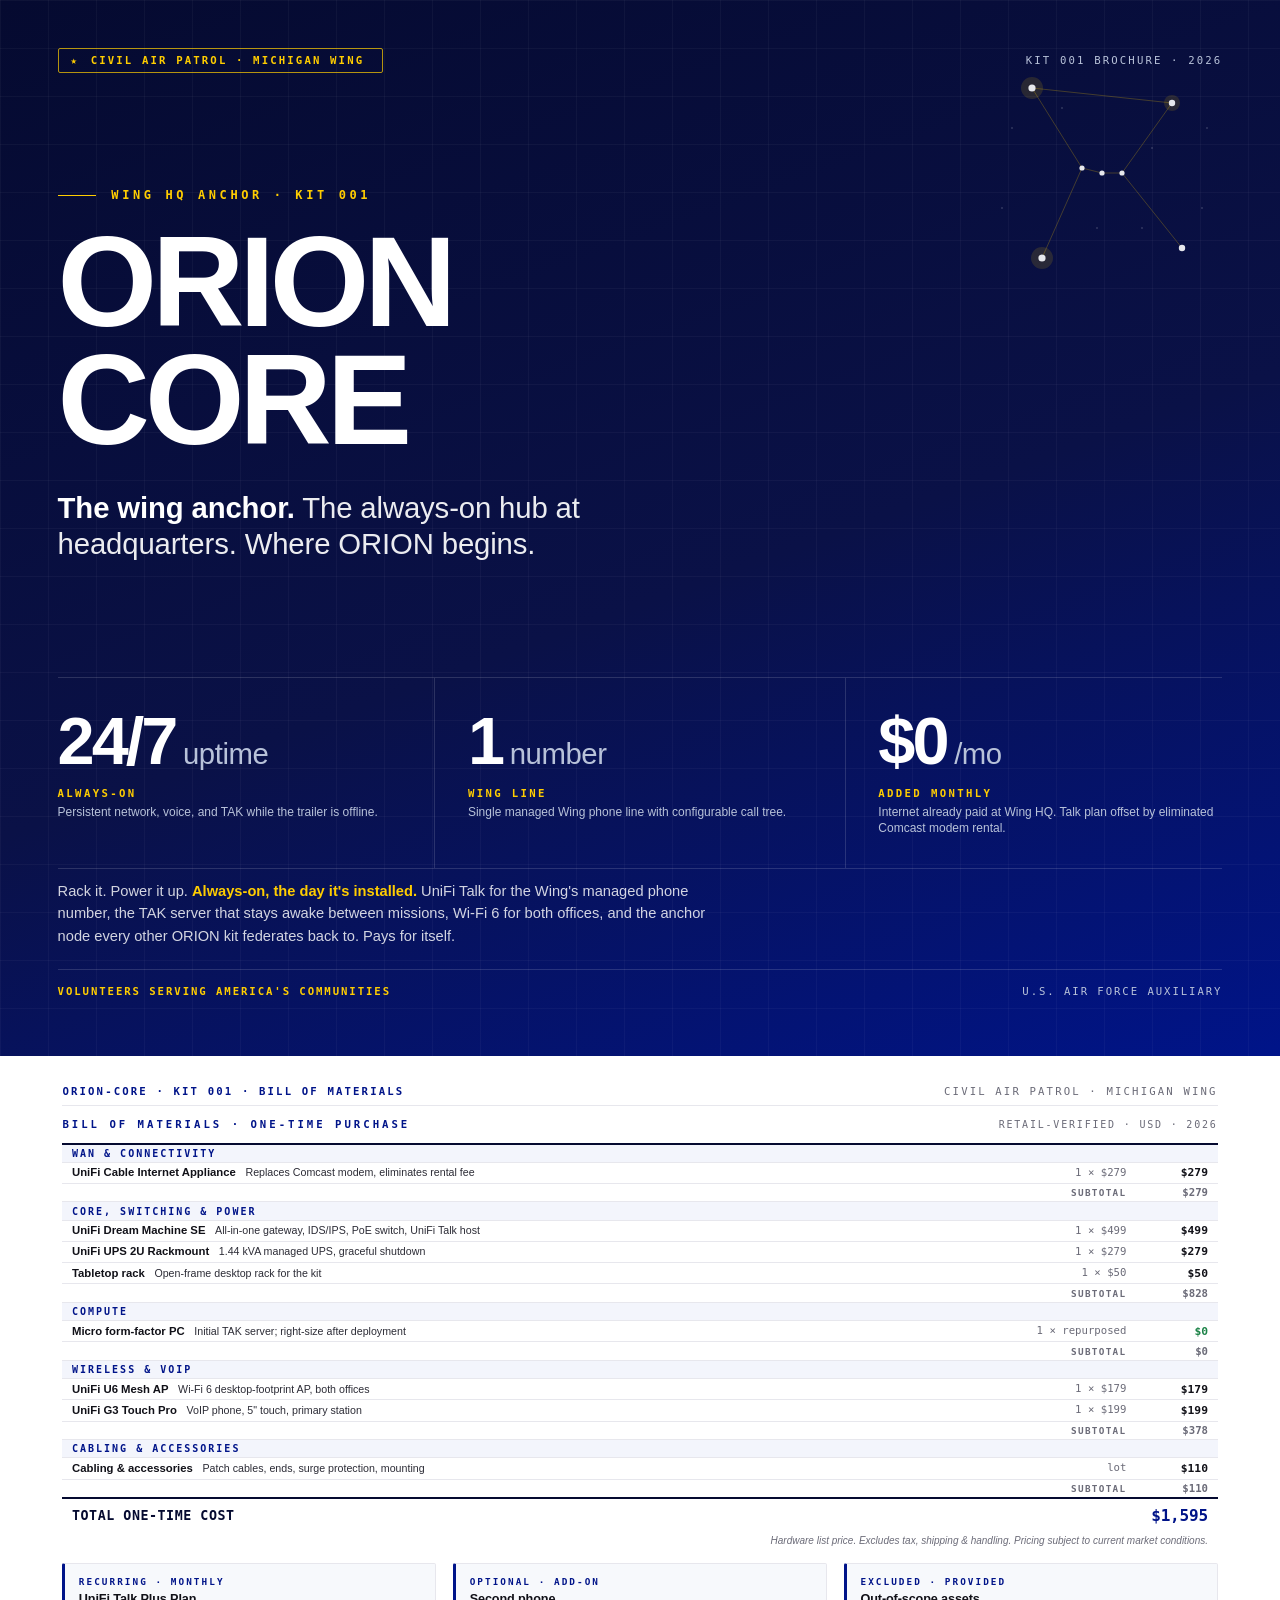
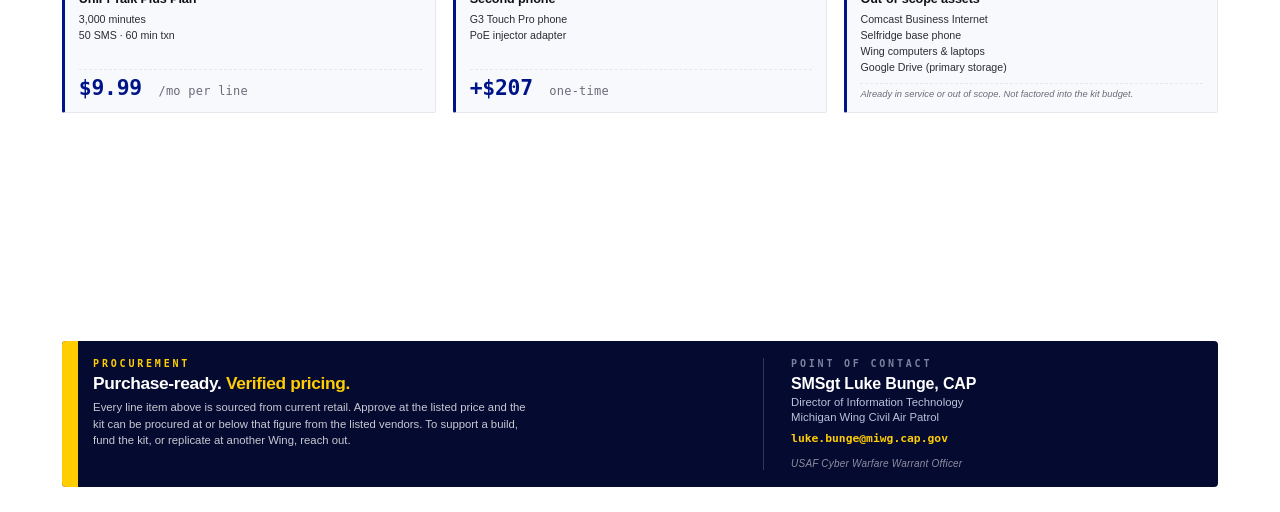
<file: brochures/Project_ORION_Core_Kit001_source.html>
<!DOCTYPE html>
<html lang="en">
<head>
<meta charset="UTF-8">
<title>ORION-Core — Kit Brochure</title>
<style>
  @page { size: 8.5in 11in; margin: 0; }
  * { box-sizing: border-box; margin: 0; padding: 0; }
  html, body { font-family: 'Poppins', sans-serif; color: #0e0e14; background: #fff; }

  :root {
    --navy:        #050a30;
    --navy-2:      #0a1147;
    --navy-3:      #001489;
    --silver:      #b8c2d9;
    --silver-soft: rgba(184, 194, 217, 0.65);
    --yellow:      #FFCD00;
    --line-d:      rgba(255, 255, 255, 0.14);
    --ink:         #111118;
    --ink-2:       #2c2c36;
    --soft:        #6b6b78;
    --rule:        #e7e7ed;
  }

  .page {
    width: 100%;
    height: 11in;
    page-break-after: always;
    position: relative;
    overflow: hidden;
  }
  .page:last-child { page-break-after: auto; }

  /* ============== FRONT (DARK) ============== */
  .front {
    background: linear-gradient(160deg, #050a30 0%, #0a1147 55%, #001489 100%);
    color: #fff;
  }

  .grid-bg {
    position: absolute; inset: 0;
    background-image:
      linear-gradient(to right, rgba(255,255,255,0.035) 1px, transparent 1px),
      linear-gradient(to bottom, rgba(255,255,255,0.035) 1px, transparent 1px);
    background-size: 0.5in 0.5in;
    pointer-events: none;
  }

  /* Orion constellation contained in upper-right corner, above the title */
  .constellation {
    position: absolute;
    top: 0.5in;
    right: 0.6in;
    width: 2.5in;
    height: 2.5in;
    opacity: 0.9;
  }

  .top-strip {
    position: relative;
    z-index: 5;
    padding: 0.5in 0.6in 0;
    display: flex;
    align-items: center;
    justify-content: space-between;
    color: var(--silver);
    font-family: 'DejaVu Sans Mono', monospace;
    font-size: 8pt;
    letter-spacing: 0.2em;
    text-transform: uppercase;
  }
  .top-strip .id-pill {
    display: inline-flex;
    align-items: center;
    gap: 0.12in;
    border: 1px solid rgba(255, 205, 0, 0.7);
    color: var(--yellow);
    padding: 5px 18px 5px 12px;
    border-radius: 2px;
    font-weight: 600;
    white-space: nowrap;
    flex-shrink: 0;
  }
  .top-strip .id-pill .marker {
    color: var(--yellow);
  }

  .hero {
    position: relative;
    z-index: 5;
    padding: 1.2in 0.6in 0;
  }
  .hero .label {
    font-family: 'DejaVu Sans Mono', monospace;
    font-size: 9pt;
    letter-spacing: 0.3em;
    text-transform: uppercase;
    color: var(--yellow);
    font-weight: 600;
    margin-bottom: 0.22in;
    display: flex;
    align-items: center;
    gap: 0.16in;
  }
  .hero .label::before {
    content: '';
    width: 0.4in;
    height: 1px;
    background: var(--yellow);
  }
  .hero h1 {
    font-size: 96pt;
    font-weight: 800;
    line-height: 0.92;
    letter-spacing: -0.04em;
    margin-bottom: 0.32in;
  }
  .hero h1 .dot {
    color: var(--yellow);
  }
  .hero .deck {
    font-size: 22pt;
    font-weight: 300;
    line-height: 1.25;
    color: rgba(255,255,255,0.92);
    max-width: 6.4in;
    letter-spacing: -0.005em;
  }
  .hero .deck strong { font-weight: 700; color: #fff; }

  /* metric strip */
  .metrics {
    position: absolute;
    z-index: 5;
    left: 0.6in;
    right: 0.6in;
    bottom: 1.95in;
    display: flex;
    gap: 0;
    border-top: 1px solid var(--line-d);
    border-bottom: 1px solid var(--line-d);
  }
  .metric {
    flex: 1;
    padding: 0.32in 0.34in 0.32in 0;
    border-right: 1px solid var(--line-d);
  }
  .metric:last-child { border-right: none; padding-right: 0; }
  .metric:not(:first-child) { padding-left: 0.34in; }
  .metric .num {
    font-size: 50pt;
    font-weight: 800;
    color: #fff;
    line-height: 1;
    letter-spacing: -0.045em;
    margin-bottom: 0.12in;
    white-space: nowrap;
    display: flex;
    align-items: baseline;
    gap: 0.08in;
  }
  .metric .num .unit {
    font-size: 22pt;
    font-weight: 500;
    color: var(--silver);
    letter-spacing: -0.015em;
  }
  .metric .num .accent { color: var(--yellow); }
  .metric .label {
    font-family: 'DejaVu Sans Mono', monospace;
    font-size: 8pt;
    letter-spacing: 0.22em;
    text-transform: uppercase;
    color: var(--yellow);
    font-weight: 600;
    margin-bottom: 0.04in;
  }
  .metric .desc {
    font-size: 9pt;
    line-height: 1.4;
    color: var(--silver);
    font-weight: 400;
  }

  /* lead at bottom */
  .lead-band {
    position: absolute;
    z-index: 5;
    left: 0.6in;
    right: 0.6in;
    bottom: 0.6in;
  }
  .lead-band p {
    font-size: 11pt;
    line-height: 1.55;
    color: rgba(255,255,255,0.82);
    max-width: 7in;
    margin-bottom: 0.22in;
  }
  .lead-band p strong { color: var(--yellow); font-weight: 600; }
  .lead-band .signoff {
    border-top: 1px solid var(--line-d);
    padding-top: 0.16in;
    display: flex;
    justify-content: space-between;
    font-family: 'DejaVu Sans Mono', monospace;
    font-size: 8pt;
    letter-spacing: 0.18em;
    text-transform: uppercase;
    color: var(--silver);
  }
  .lead-band .signoff .left {
    color: var(--yellow);
    font-weight: 700;
  }

  /* ============== BACK (LIGHT) ============== */
  .back {
    background: #fff;
    padding: 0.3in 0.65in 0.26in 0.65in;
    display: flex;
    flex-direction: column;
  }

  .back-strip {
    display: flex;
    align-items: center;
    justify-content: space-between;
    padding-bottom: 0.07in;
    border-bottom: 1px solid var(--rule);
    margin-bottom: 0.13in;
    font-family: 'DejaVu Sans Mono', monospace;
    font-size: 8pt;
    letter-spacing: 0.2em;
    text-transform: uppercase;
    color: var(--soft);
  }
  .back-strip .left {
    color: var(--navy-3);
    font-weight: 700;
  }

  .premise {
    margin-bottom: 0.2in;
  }
  .premise .kicker {
    font-family: 'DejaVu Sans Mono', monospace;
    font-size: 8pt;
    letter-spacing: 0.28em;
    text-transform: uppercase;
    color: var(--navy-3);
    font-weight: 700;
    margin-bottom: 0.08in;
  }
  .premise h2 {
    font-size: 19pt;
    font-weight: 300;
    line-height: 1.05;
    letter-spacing: -0.025em;
    color: var(--ink);
    margin-bottom: 0.1in;
    max-width: 7in;
  }
  .premise h2 strong {
    font-weight: 800;
    color: var(--navy-3);
  }
  .premise p {
    font-size: 9.5pt;
    line-height: 1.5;
    color: var(--ink-2);
    max-width: 6.6in;
  }

  /* kits roster */
  .kits-section { margin-bottom: 0.42in; }

  /* ===== BOM table styling for per-kit ===== */
  .bom-section {
    margin-bottom: 0.1in;
  }
  .bom-head {
    display: flex;
    justify-content: space-between;
    align-items: baseline;
    margin-bottom: 0.12in;
  }
  .bom-head .kicker {
    font-family: 'DejaVu Sans Mono', monospace;
    font-size: 8pt;
    letter-spacing: 0.28em;
    text-transform: uppercase;
    color: var(--navy-3);
    font-weight: 700;
  }
  .bom-head .meta {
    font-family: 'DejaVu Sans Mono', monospace;
    font-size: 7.5pt;
    letter-spacing: 0.18em;
    text-transform: uppercase;
    color: var(--soft);
  }
  .bom-table {
    width: 100%;
    border-collapse: collapse;
    border-top: 2px solid var(--navy);
  }
  .bom-table .cat-row td {
    background: #f3f5fc;
    padding: 0.032in 0.1in;
    font-family: 'DejaVu Sans Mono', monospace;
    font-size: 7.5pt;
    letter-spacing: 0.2em;
    text-transform: uppercase;
    color: var(--navy-3);
    font-weight: 700;
    border-bottom: 1px solid var(--rule);
  }
  .bom-table tr.item-row {
    border-bottom: 1px solid var(--rule);
  }
  .bom-table .item-row td {
    padding: 0.026in 0.1in;
    vertical-align: middle;
    font-size: 8.5pt;
    color: var(--ink);
    line-height: 1.35;
  }
  .bom-table .item-row .name {
    width: auto;
    font-weight: 600;
  }
  .bom-table .item-row .fn-inline {
    color: var(--ink-2);
    font-size: 8pt;
    font-weight: 400;
    margin-left: 0.1in;
  }
  .bom-table .item-row .qty {
    width: 0.7in;
    text-align: right;
    font-family: 'DejaVu Sans Mono', monospace;
    font-size: 8pt;
    color: var(--soft);
    white-space: nowrap;
  }
  .bom-table .item-row .total {
    width: 0.85in;
    text-align: right;
    font-family: 'DejaVu Sans Mono', monospace;
    font-size: 8.5pt;
    font-weight: 600;
    white-space: nowrap;
  }
  .bom-table .item-row.repurposed .total {
    color: #1d8348;
    font-weight: 700;
  }
  .bom-table tr.subtotal-row {
    border-bottom: 1px solid var(--rule);
  }
  .bom-table .subtotal-row td {
    padding: 0.024in 0.1in;
    font-family: 'DejaVu Sans Mono', monospace;
    font-size: 8pt;
    color: var(--soft);
    text-align: right;
    font-weight: 600;
  }
  .bom-table .subtotal-row .label {
    text-align: right;
    text-transform: uppercase;
    letter-spacing: 0.14em;
    font-size: 7pt;
  }
  .bom-table tr.total-row td {
    padding: 0.07in 0.1in 0.06in;
    border-top: 2px solid var(--navy);
    font-family: 'DejaVu Sans Mono', monospace;
    text-align: right;
  }
  .bom-table .total-row .total-label {
    font-size: 10pt;
    font-weight: 800;
    color: var(--navy);
    text-align: left;
    letter-spacing: 0.04em;
  }
  .bom-table .total-row .total-value {
    font-size: 12pt;
    font-weight: 800;
    color: var(--navy-3);
    letter-spacing: -0.01em;
  }
  .bom-table tr.total-note-row td {
    padding: 0.04in 0.1in 0.06in;
    font-style: italic;
    font-size: 7.5pt;
    color: var(--soft);
    text-align: right;
    line-height: 1.35;
    border: none;
  }

  /* OPEX + exclusions blocks */
  .opex-strip {
    display: flex;
    gap: 0.18in;
    margin-bottom: 0.1in;
    align-items: stretch;
  }
  .opex-card {
    flex: 1;
    background: #f7f9fc;
    border: 1px solid var(--rule);
    border-left: 3px solid var(--navy-3);
    border-radius: 2px;
    padding: 0.12in 0.14in 0.12in 0.14in;
    display: flex;
    flex-direction: column;
  }
  .opex-card .kicker {
    font-family: 'DejaVu Sans Mono', monospace;
    font-size: 7pt;
    letter-spacing: 0.22em;
    text-transform: uppercase;
    color: var(--navy-3);
    font-weight: 700;
    margin-bottom: 0.05in;
  }
  .opex-card h4 {
    font-size: 9.5pt;
    font-weight: 800;
    color: var(--ink);
    margin-bottom: 0.06in;
    letter-spacing: -0.01em;
  }
  .opex-card .lines {
    font-size: 8pt;
    line-height: 1.5;
    color: var(--ink-2);
    margin-bottom: 0.08in;
  }
  .opex-card .lines .price {
    font-family: 'DejaVu Sans Mono', monospace;
    font-weight: 700;
    color: var(--navy);
  }
  .opex-card .price-feature {
    font-family: 'DejaVu Sans Mono', monospace;
    font-size: 16pt;
    font-weight: 800;
    color: var(--navy-3);
    letter-spacing: -0.01em;
    white-space: nowrap;
    margin-top: auto;
    padding-top: 0.06in;
    border-top: 1px dashed var(--rule);
  }
  .opex-card .price-feature .price-suffix {
    font-size: 9pt;
    font-weight: 500;
    color: var(--soft);
    letter-spacing: 0.02em;
    margin-left: 0.04in;
  }
  .opex-card .note {
    font-size: 7pt;
    color: var(--soft);
    font-style: italic;
    line-height: 1.35;
    margin-top: auto;
    padding-top: 0.04in;
    border-top: 1px dashed var(--rule);
  }
  .kits-head {
    display: flex;
    align-items: baseline;
    justify-content: space-between;
    margin-bottom: 0.16in;
  }
  .kits-head .kicker {
    font-family: 'DejaVu Sans Mono', monospace;
    font-size: 8pt;
    letter-spacing: 0.28em;
    text-transform: uppercase;
    color: var(--navy-3);
    font-weight: 700;
  }
  .kits-head .count {
    font-family: 'DejaVu Sans Mono', monospace;
    font-size: 8pt;
    letter-spacing: 0.18em;
    text-transform: uppercase;
    color: var(--soft);
  }

  .kits-roster {
    width: 100%;
    border-collapse: collapse;
    border-top: 2px solid var(--navy);
  }
  .kits-roster tr {
    border-bottom: 1px solid var(--rule);
  }
  .kits-roster td {
    padding: 0.12in 0.1in;
    vertical-align: middle;
  }
  .kits-roster .num {
    font-family: 'DejaVu Sans Mono', monospace;
    font-size: 9pt;
    color: var(--soft);
    width: 0.55in;
    font-weight: 600;
    letter-spacing: 0.04em;
  }
  .kits-roster .name {
    font-size: 13pt;
    font-weight: 700;
    color: var(--ink);
    width: 1.55in;
    letter-spacing: -0.012em;
  }
  .kits-roster .desc {
    font-size: 9.5pt;
    color: var(--ink-2);
    line-height: 1.45;
  }
  .kits-roster .stat {
    width: 1.4in;
    text-align: right;
    font-family: 'DejaVu Sans Mono', monospace;
    font-size: 7.5pt;
    letter-spacing: 0.12em;
    text-transform: uppercase;
    font-weight: 700;
    white-space: nowrap;
  }
  .kits-roster .stat .dot {
    display: inline-block;
    width: 6px; height: 6px;
    border-radius: 50%;
    margin-right: 5px;
    vertical-align: middle;
  }
  .stat.tested   { color: #1d8348; }
  .stat.tested .dot { background: #1d8348; }
  .stat.progress { color: #b7791f; }
  .stat.progress .dot { background: #b7791f; }
  .stat.proposed { color: var(--navy-3); }
  .stat.proposed .dot { background: var(--navy-3); }
  .stat.concept  { color: var(--soft); }
  .stat.concept .dot { background: var(--soft); }

  /* CTA */
  .cta {
    background: var(--navy);
    color: #fff;
    border-radius: 4px;
    padding: 0.18in 0.28in 0.18in 0.28in;
    display: flex;
    gap: 0.32in;
    align-items: stretch;
    position: relative;
    overflow: hidden;
    margin-top: auto;
  }
  .cta::before {
    content: '';
    position: absolute;
    top: 0; left: 0;
    width: 0.16in;
    height: 100%;
    background: var(--yellow);
  }
  .cta .pitch {
    flex: 1.6;
    padding-left: 0.04in;
  }
  .cta .pitch .kicker {
    font-family: 'DejaVu Sans Mono', monospace;
    font-size: 7.5pt;
    letter-spacing: 0.28em;
    text-transform: uppercase;
    color: var(--yellow);
    font-weight: 700;
    margin-bottom: 0.04in;
  }
  .cta .pitch h3 {
    font-size: 13pt;
    font-weight: 700;
    color: #fff;
    line-height: 1.18;
    letter-spacing: -0.02em;
    margin-bottom: 0.06in;
    max-width: 4.6in;
  }
  .cta .pitch h3 .alt { color: var(--yellow); }
  .cta .pitch p {
    font-size: 8.5pt;
    line-height: 1.45;
    color: rgba(255,255,255,0.78);
    max-width: 4.6in;
  }
  .cta .card {
    flex: 1;
    border-left: 1px solid rgba(255,255,255,0.18);
    padding-left: 0.28in;
  }
  .cta .card .kicker {
    font-family: 'DejaVu Sans Mono', monospace;
    font-size: 7.5pt;
    letter-spacing: 0.28em;
    text-transform: uppercase;
    color: var(--silver-soft);
    font-weight: 600;
    margin-bottom: 0.06in;
  }
  .cta .card .name {
    font-size: 12pt;
    font-weight: 700;
    color: #fff;
    margin-bottom: 0.02in;
    letter-spacing: -0.01em;
  }
  .cta .card .role {
    font-size: 8.5pt;
    color: var(--silver);
    line-height: 1.35;
    margin-bottom: 0.06in;
  }
  .cta .card .em {
    font-family: 'DejaVu Sans Mono', monospace;
    font-size: 8.5pt;
    color: var(--yellow);
    font-weight: 600;
  }
  .cta .card .cred {
    margin-top: 0.12in;
    font-size: 7.5pt;
    color: rgba(255, 255, 255, 0.55);
    font-style: italic;
    letter-spacing: 0.02em;
    line-height: 1.3;
  }

</style>
</head>
<body>

<!-- ============== FRONT ============== -->
<section class="page front">
  <div class="grid-bg"></div>

  <!-- Orion constellation, big, in upper right -->
  <svg class="constellation" viewBox="0 0 240 240" xmlns="http://www.w3.org/2000/svg">
    <!-- connections -->
    <g stroke="rgba(255, 205, 0, 0.45)" stroke-width="0.6" fill="none">
      <line x1="50"  y1="40"  x2="190" y2="55"/>
      <line x1="50"  y1="40"  x2="100" y2="120"/>
      <line x1="190" y1="55"  x2="140" y2="125"/>
      <line x1="100" y1="120" x2="120" y2="125"/>
      <line x1="120" y1="125" x2="140" y2="125"/>
      <line x1="100" y1="120" x2="60"  y2="210"/>
      <line x1="140" y1="125" x2="200" y2="200"/>
    </g>
    <!-- glow halos for major stars -->
    <g fill="rgba(255,205,0,0.15)">
      <circle cx="50"  cy="40"  r="11"/>
      <circle cx="60"  cy="210" r="11"/>
      <circle cx="190" cy="55"  r="8"/>
    </g>
    <!-- stars -->
    <g fill="#fff">
      <circle cx="50"  cy="40"  r="3.6"/>
      <circle cx="190" cy="55"  r="3.2"/>
      <circle cx="100" cy="120" r="2.6"/>
      <circle cx="120" cy="125" r="2.6"/>
      <circle cx="140" cy="125" r="2.6"/>
      <circle cx="60"  cy="210" r="3.6"/>
      <circle cx="200" cy="200" r="3.2"/>
    </g>
    <!-- tiny field stars -->
    <g fill="rgba(255,255,255,0.32)">
      <circle cx="30" cy="80" r="0.8"/>
      <circle cx="80" cy="60" r="0.8"/>
      <circle cx="170" cy="100" r="0.8"/>
      <circle cx="220" cy="160" r="0.8"/>
      <circle cx="160" cy="180" r="0.8"/>
      <circle cx="20" cy="160" r="0.8"/>
      <circle cx="115" cy="180" r="0.8"/>
      <circle cx="225" cy="80"  r="0.8"/>
    </g>
  </svg>

  <div class="top-strip">
    <span class="id-pill"><span class="marker">★</span>Civil Air Patrol · Michigan Wing</span>
    <span>Kit 001 Brochure · 2026</span>
  </div>

  <div class="hero">
    <div class="label">Wing HQ Anchor · Kit 001</div>
    <h1>ORION<br>CORE</h1>
    <div class="deck">
      <strong>The wing anchor.</strong> The always-on hub at headquarters. Where ORION begins.
    </div>
  </div>

  <!-- metric strip -->
  <div class="metrics">
    <div class="metric">
      <div class="num">24/7<span class="unit">uptime</span></div>
      <div class="label">Always-On</div>
      <div class="desc">Persistent network, voice, and TAK while the trailer is offline.</div>
    </div>
    <div class="metric">
      <div class="num">1<span class="unit">number</span></div>
      <div class="label">Wing Line</div>
      <div class="desc">Single managed Wing phone line with configurable call tree.</div>
    </div>
    <div class="metric">
      <div class="num">$0<span class="unit">/mo</span></div>
      <div class="label">Added Monthly</div>
      <div class="desc">Internet already paid at Wing HQ. Talk plan offset by eliminated Comcast modem rental.</div>
    </div>
  </div>

  <div class="lead-band">
    <p>
      Rack it. Power it up. <strong>Always-on, the day it's installed.</strong> UniFi Talk for the Wing's managed phone number, the TAK server that stays awake between missions, Wi-Fi 6 for both offices, and the anchor node every other ORION kit federates back to. Pays for itself.
    </p>
    <div class="signoff">
      <span class="left">Volunteers Serving America's Communities</span>
      <span>U.S. Air Force Auxiliary</span>
    </div>
  </div>
</section>

<!-- ============== BACK ============== -->
<section class="page back">
  <div class="back-strip">
    <span class="left">ORION-Core · Kit 001 · Bill of Materials</span>
    <span>Civil Air Patrol · Michigan Wing</span>
  </div>

  <div class="bom-section">
    <div class="bom-head">
      <div class="kicker">Bill of Materials · One-Time Purchase</div>
      <div class="meta">Retail-verified · USD · 2026</div>
    </div>

    <table class="bom-table">

      <tr class="cat-row"><td colspan="3">WAN &amp; Connectivity</td></tr>
      <tr class="item-row">
        <td class="name">UniFi Cable Internet Appliance<span class="fn-inline">Replaces Comcast modem, eliminates rental fee</span></td>
        <td class="qty">1 × $279</td>
        <td class="total">$279</td>
      </tr>
      <tr class="subtotal-row"><td colspan="2" class="label">Subtotal</td><td>$279</td></tr>

      <tr class="cat-row"><td colspan="3">Core, Switching &amp; Power</td></tr>
      <tr class="item-row">
        <td class="name">UniFi Dream Machine SE<span class="fn-inline">All-in-one gateway, IDS/IPS, PoE switch, UniFi Talk host</span></td>
        <td class="qty">1 × $499</td>
        <td class="total">$499</td>
      </tr>
      <tr class="item-row">
        <td class="name">UniFi UPS 2U Rackmount<span class="fn-inline">1.44 kVA managed UPS, graceful shutdown</span></td>
        <td class="qty">1 × $279</td>
        <td class="total">$279</td>
      </tr>
      <tr class="item-row">
        <td class="name">Tabletop rack<span class="fn-inline">Open-frame desktop rack for the kit</span></td>
        <td class="qty">1 × $50</td>
        <td class="total">$50</td>
      </tr>
      <tr class="subtotal-row"><td colspan="2" class="label">Subtotal</td><td>$828</td></tr>

      <tr class="cat-row"><td colspan="3">Compute</td></tr>
      <tr class="item-row repurposed">
        <td class="name">Micro form-factor PC<span class="fn-inline">Initial TAK server; right-size after deployment</span></td>
        <td class="qty">1 × repurposed</td>
        <td class="total">$0</td>
      </tr>
      <tr class="subtotal-row"><td colspan="2" class="label">Subtotal</td><td>$0</td></tr>

      <tr class="cat-row"><td colspan="3">Wireless &amp; VoIP</td></tr>
      <tr class="item-row">
        <td class="name">UniFi U6 Mesh AP<span class="fn-inline">Wi-Fi 6 desktop-footprint AP, both offices</span></td>
        <td class="qty">1 × $179</td>
        <td class="total">$179</td>
      </tr>
      <tr class="item-row">
        <td class="name">UniFi G3 Touch Pro<span class="fn-inline">VoIP phone, 5" touch, primary station</span></td>
        <td class="qty">1 × $199</td>
        <td class="total">$199</td>
      </tr>
      <tr class="subtotal-row"><td colspan="2" class="label">Subtotal</td><td>$378</td></tr>

      <tr class="cat-row"><td colspan="3">Cabling &amp; Accessories</td></tr>
      <tr class="item-row">
        <td class="name">Cabling &amp; accessories<span class="fn-inline">Patch cables, ends, surge protection, mounting</span></td>
        <td class="qty">lot</td>
        <td class="total">$110</td>
      </tr>
      <tr class="subtotal-row"><td colspan="2" class="label">Subtotal</td><td>$110</td></tr>

      <tr class="total-row">
        <td colspan="2" class="total-label">TOTAL ONE-TIME COST</td>
        <td class="total-value">$1,595</td>
      </tr>
      <tr class="total-note-row">
        <td colspan="3" class="total-note">Hardware list price. Excludes tax, shipping &amp; handling. Pricing subject to current market conditions.</td>
      </tr>
    </table>
  </div>

  <div class="opex-strip">
    <div class="opex-card">
      <div class="kicker">Recurring · Monthly</div>
      <h4>UniFi Talk Plus Plan</h4>
      <div class="lines">
        3,000 minutes<br>
        50 SMS · 60 min txn
      </div>
      <div class="price-feature">$9.99 <span class="price-suffix">/mo per line</span></div>
    </div>
    <div class="opex-card">
      <div class="kicker">Optional · Add-On</div>
      <h4>Second phone</h4>
      <div class="lines">
        G3 Touch Pro phone<br>
        PoE injector adapter
      </div>
      <div class="price-feature">+$207 <span class="price-suffix">one-time</span></div>
    </div>
    <div class="opex-card">
      <div class="kicker">Excluded · Provided</div>
      <h4>Out-of-scope assets</h4>
      <div class="lines">
        Comcast Business Internet<br>
        Selfridge base phone<br>
        Wing computers &amp; laptops<br>
        Google Drive (primary storage)
      </div>
      <div class="note">Already in service or out of scope. Not factored into the kit budget.</div>
    </div>
  </div>

  <div class="cta">
    <div class="pitch">
      <div class="kicker">Procurement</div>
      <h3>Purchase-ready. <span class="alt">Verified pricing.</span></h3>
      <p>
        Every line item above is sourced from current retail. Approve at the listed price and the kit can be procured at or below that figure from the listed vendors. To support a build, fund the kit, or replicate at another Wing, reach out.
      </p>
    </div>
    <div class="card">
      <div class="kicker">Point of Contact</div>
      <div class="name">SMSgt Luke Bunge, CAP</div>
      <div class="role">Director of Information Technology<br>Michigan Wing Civil Air Patrol</div>
      <div class="em">luke.bunge@miwg.cap.gov</div>
      <div class="cred">USAF Cyber Warfare Warrant Officer</div>
    </div>
  </div>
</section>

</body>
</html>
</file>
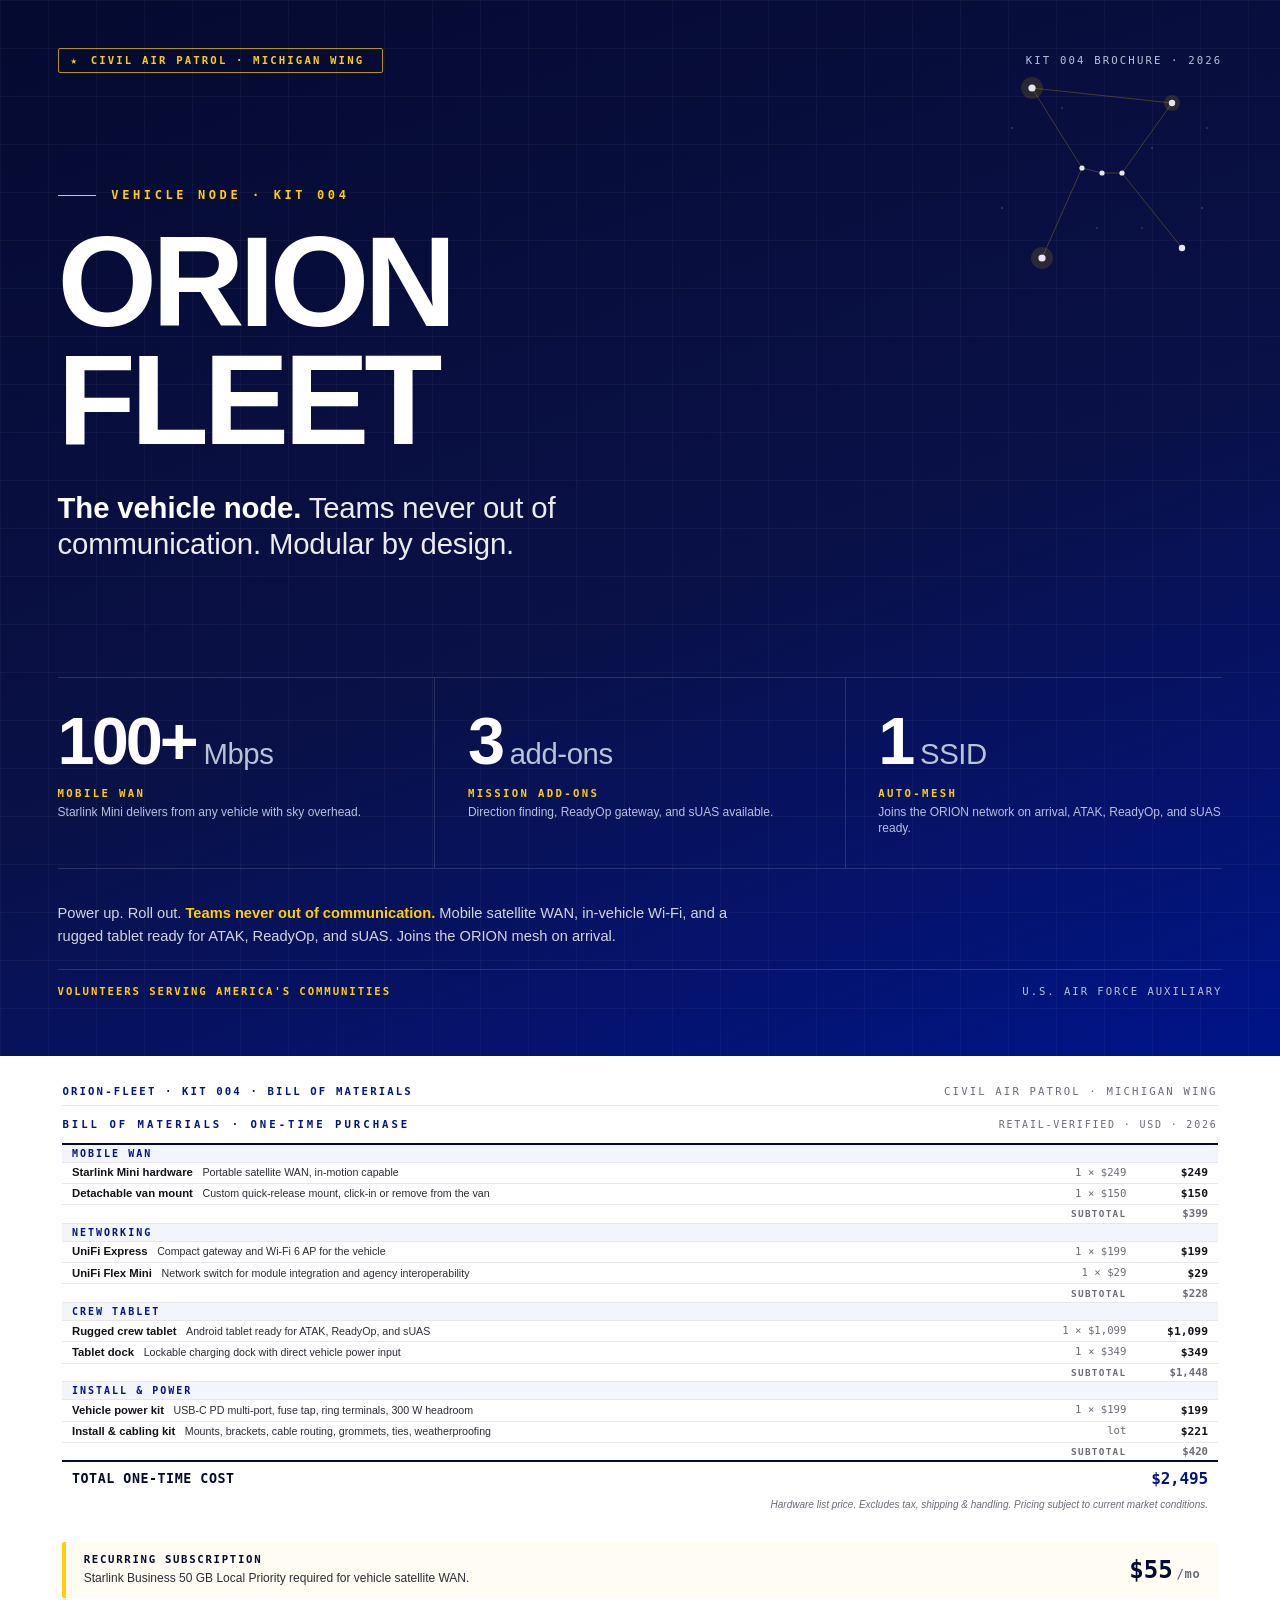
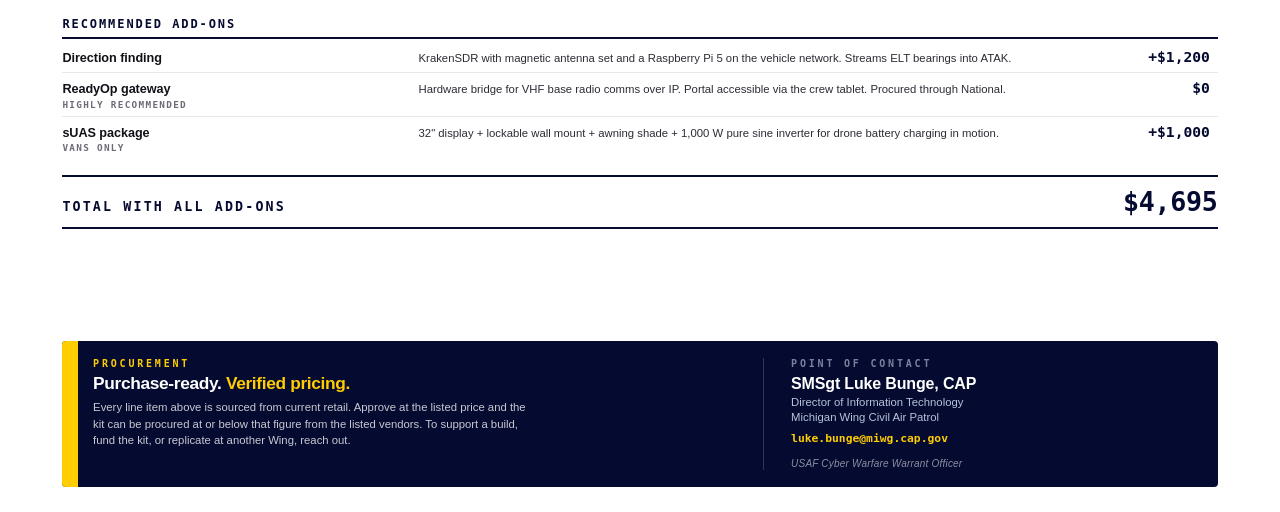
<file: brochures/Project_ORION_Fleet_Kit004_source.html>
<!DOCTYPE html>
<html lang="en">
<head>
<meta charset="UTF-8">
<title>ORION-Fleet — Kit Brochure</title>
<style>
  @page { size: 8.5in 11in; margin: 0; }
  * { box-sizing: border-box; margin: 0; padding: 0; }
  html, body { font-family: 'Poppins', sans-serif; color: #0e0e14; background: #fff; }

  :root {
    --navy:        #050a30;
    --navy-2:      #0a1147;
    --navy-3:      #001489;
    --silver:      #b8c2d9;
    --silver-soft: rgba(184, 194, 217, 0.65);
    --yellow:      #FFCD00;
    --line-d:      rgba(255, 255, 255, 0.14);
    --ink:         #111118;
    --ink-2:       #2c2c36;
    --soft:        #6b6b78;
    --rule:        #e7e7ed;
  }

  .page {
    width: 100%;
    height: 11in;
    page-break-after: always;
    position: relative;
    overflow: hidden;
  }
  .page:last-child { page-break-after: auto; }

  /* ============== FRONT (DARK) ============== */
  .front {
    background: linear-gradient(160deg, #050a30 0%, #0a1147 55%, #001489 100%);
    color: #fff;
  }

  .grid-bg {
    position: absolute; inset: 0;
    background-image:
      linear-gradient(to right, rgba(255,255,255,0.035) 1px, transparent 1px),
      linear-gradient(to bottom, rgba(255,255,255,0.035) 1px, transparent 1px);
    background-size: 0.5in 0.5in;
    pointer-events: none;
  }

  /* Orion constellation contained in upper-right corner, above the title */
  .constellation {
    position: absolute;
    top: 0.5in;
    right: 0.6in;
    width: 2.5in;
    height: 2.5in;
    opacity: 0.9;
  }

  .top-strip {
    position: relative;
    z-index: 5;
    padding: 0.5in 0.6in 0;
    display: flex;
    align-items: center;
    justify-content: space-between;
    color: var(--silver);
    font-family: 'DejaVu Sans Mono', monospace;
    font-size: 8pt;
    letter-spacing: 0.2em;
    text-transform: uppercase;
  }
  .top-strip .id-pill {
    display: inline-flex;
    align-items: center;
    gap: 0.12in;
    border: 1px solid rgba(255, 205, 0, 0.7);
    color: var(--yellow);
    padding: 5px 18px 5px 12px;
    border-radius: 2px;
    font-weight: 600;
    white-space: nowrap;
    flex-shrink: 0;
  }
  .top-strip .id-pill .marker {
    color: var(--yellow);
  }

  .hero {
    position: relative;
    z-index: 5;
    padding: 1.2in 0.6in 0;
  }
  .hero .label {
    font-family: 'DejaVu Sans Mono', monospace;
    font-size: 9pt;
    letter-spacing: 0.3em;
    text-transform: uppercase;
    color: var(--yellow);
    font-weight: 600;
    margin-bottom: 0.22in;
    display: flex;
    align-items: center;
    gap: 0.16in;
  }
  .hero .label::before {
    content: '';
    width: 0.4in;
    height: 1px;
    background: var(--yellow);
  }
  .hero h1 {
    font-size: 96pt;
    font-weight: 800;
    line-height: 0.92;
    letter-spacing: -0.04em;
    margin-bottom: 0.32in;
  }
  .hero h1 .dot {
    color: var(--yellow);
  }
  .hero .deck {
    font-size: 22pt;
    font-weight: 300;
    line-height: 1.25;
    color: rgba(255,255,255,0.92);
    max-width: 6.4in;
    letter-spacing: -0.005em;
  }
  .hero .deck strong { font-weight: 700; color: #fff; }

  /* metric strip */
  .metrics {
    position: absolute;
    z-index: 5;
    left: 0.6in;
    right: 0.6in;
    bottom: 1.95in;
    display: flex;
    gap: 0;
    border-top: 1px solid var(--line-d);
    border-bottom: 1px solid var(--line-d);
  }
  .metric {
    flex: 1;
    padding: 0.32in 0.34in 0.32in 0;
    border-right: 1px solid var(--line-d);
  }
  .metric:last-child { border-right: none; padding-right: 0; }
  .metric:not(:first-child) { padding-left: 0.34in; }
  .metric .num {
    font-size: 50pt;
    font-weight: 800;
    color: #fff;
    line-height: 1;
    letter-spacing: -0.045em;
    margin-bottom: 0.12in;
    white-space: nowrap;
    display: flex;
    align-items: baseline;
    gap: 0.08in;
  }
  .metric .num .unit {
    font-size: 22pt;
    font-weight: 500;
    color: var(--silver);
    letter-spacing: -0.015em;
  }
  .metric .num .accent { color: var(--yellow); }
  .metric .label {
    font-family: 'DejaVu Sans Mono', monospace;
    font-size: 8pt;
    letter-spacing: 0.22em;
    text-transform: uppercase;
    color: var(--yellow);
    font-weight: 600;
    margin-bottom: 0.04in;
  }
  .metric .desc {
    font-size: 9pt;
    line-height: 1.4;
    color: var(--silver);
    font-weight: 400;
  }

  /* lead at bottom */
  .lead-band {
    position: absolute;
    z-index: 5;
    left: 0.6in;
    right: 0.6in;
    bottom: 0.6in;
  }
  .lead-band p {
    font-size: 11pt;
    line-height: 1.55;
    color: rgba(255,255,255,0.82);
    max-width: 7in;
    margin-bottom: 0.22in;
  }
  .lead-band p strong { color: var(--yellow); font-weight: 600; }
  .lead-band .signoff {
    border-top: 1px solid var(--line-d);
    padding-top: 0.16in;
    display: flex;
    justify-content: space-between;
    font-family: 'DejaVu Sans Mono', monospace;
    font-size: 8pt;
    letter-spacing: 0.18em;
    text-transform: uppercase;
    color: var(--silver);
  }
  .lead-band .signoff .left {
    color: var(--yellow);
    font-weight: 700;
  }

  /* ============== BACK (LIGHT) ============== */
  .back {
    background: #fff;
    padding: 0.3in 0.65in 0.26in 0.65in;
    display: flex;
    flex-direction: column;
  }

  .back-strip {
    display: flex;
    align-items: center;
    justify-content: space-between;
    padding-bottom: 0.07in;
    border-bottom: 1px solid var(--rule);
    margin-bottom: 0.13in;
    font-family: 'DejaVu Sans Mono', monospace;
    font-size: 8pt;
    letter-spacing: 0.2em;
    text-transform: uppercase;
    color: var(--soft);
  }
  .back-strip .left {
    color: var(--navy-3);
    font-weight: 700;
  }

  .premise {
    margin-bottom: 0.2in;
  }
  .premise .kicker {
    font-family: 'DejaVu Sans Mono', monospace;
    font-size: 8pt;
    letter-spacing: 0.28em;
    text-transform: uppercase;
    color: var(--navy-3);
    font-weight: 700;
    margin-bottom: 0.08in;
  }
  .premise h2 {
    font-size: 19pt;
    font-weight: 300;
    line-height: 1.05;
    letter-spacing: -0.025em;
    color: var(--ink);
    margin-bottom: 0.1in;
    max-width: 7in;
  }
  .premise h2 strong {
    font-weight: 800;
    color: var(--navy-3);
  }
  .premise p {
    font-size: 9.5pt;
    line-height: 1.5;
    color: var(--ink-2);
    max-width: 6.6in;
  }

  /* kits roster */
  .kits-section { margin-bottom: 0.42in; }

  /* ===== BOM table styling for per-kit ===== */
  .bom-section {
    margin-bottom: 0.1in;
  }
  .bom-head {
    display: flex;
    justify-content: space-between;
    align-items: baseline;
    margin-bottom: 0.12in;
  }
  .bom-head .kicker {
    font-family: 'DejaVu Sans Mono', monospace;
    font-size: 8pt;
    letter-spacing: 0.28em;
    text-transform: uppercase;
    color: var(--navy-3);
    font-weight: 700;
  }
  .bom-head .meta {
    font-family: 'DejaVu Sans Mono', monospace;
    font-size: 7.5pt;
    letter-spacing: 0.18em;
    text-transform: uppercase;
    color: var(--soft);
  }
  .bom-table {
    width: 100%;
    border-collapse: collapse;
    border-top: 2px solid var(--navy);
  }
  .bom-table .cat-row td {
    background: #f3f5fc;
    padding: 0.032in 0.1in;
    font-family: 'DejaVu Sans Mono', monospace;
    font-size: 7.5pt;
    letter-spacing: 0.2em;
    text-transform: uppercase;
    color: var(--navy-3);
    font-weight: 700;
    border-bottom: 1px solid var(--rule);
  }
  .bom-table tr.item-row {
    border-bottom: 1px solid var(--rule);
  }
  .bom-table .item-row td {
    padding: 0.026in 0.1in;
    vertical-align: middle;
    font-size: 8.5pt;
    color: var(--ink);
    line-height: 1.35;
  }
  .bom-table .item-row .name {
    width: auto;
    font-weight: 600;
  }
  .bom-table .item-row .fn-inline {
    color: var(--ink-2);
    font-size: 8pt;
    font-weight: 400;
    margin-left: 0.1in;
  }
  .bom-table .item-row .qty {
    width: 0.7in;
    text-align: right;
    font-family: 'DejaVu Sans Mono', monospace;
    font-size: 8pt;
    color: var(--soft);
    white-space: nowrap;
  }
  .bom-table .item-row .total {
    width: 0.85in;
    text-align: right;
    font-family: 'DejaVu Sans Mono', monospace;
    font-size: 8.5pt;
    font-weight: 600;
    white-space: nowrap;
  }
  .bom-table .item-row.repurposed .total {
    color: #1d8348;
    font-weight: 700;
  }
  .bom-table tr.subtotal-row {
    border-bottom: 1px solid var(--rule);
  }
  .bom-table .subtotal-row td {
    padding: 0.024in 0.1in;
    font-family: 'DejaVu Sans Mono', monospace;
    font-size: 8pt;
    color: var(--soft);
    text-align: right;
    font-weight: 600;
  }
  .bom-table .subtotal-row .label {
    text-align: right;
    text-transform: uppercase;
    letter-spacing: 0.14em;
    font-size: 7pt;
  }
  .bom-table tr.total-row td {
    padding: 0.07in 0.1in 0.06in;
    border-top: 2px solid var(--navy);
    font-family: 'DejaVu Sans Mono', monospace;
    text-align: right;
  }
  .bom-table .total-row .total-label {
    font-size: 10pt;
    font-weight: 800;
    color: var(--navy);
    text-align: left;
    letter-spacing: 0.04em;
  }
  .bom-table .total-row .total-value {
    font-size: 12pt;
    font-weight: 800;
    color: var(--navy-3);
    letter-spacing: -0.01em;
  }
  .bom-table tr.total-note-row td {
    padding: 0.04in 0.1in 0.06in;
    font-style: italic;
    font-size: 7.5pt;
    color: var(--soft);
    text-align: right;
    line-height: 1.35;
    border: none;
  }

  /* OPEX + exclusions blocks */
  .opex-strip {
    display: flex;
    gap: 0.18in;
    margin-bottom: 0.1in;
    align-items: stretch;
  }
  .opex-card {
    flex: 1;
    background: #f7f9fc;
    border: 1px solid var(--rule);
    border-left: 3px solid var(--navy-3);
    border-radius: 2px;
    padding: 0.12in 0.14in 0.12in 0.14in;
    display: flex;
    flex-direction: column;
  }
  .opex-card .kicker {
    font-family: 'DejaVu Sans Mono', monospace;
    font-size: 7pt;
    letter-spacing: 0.22em;
    text-transform: uppercase;
    color: var(--navy-3);
    font-weight: 700;
    margin-bottom: 0.05in;
  }
  .opex-card h4 {
    font-size: 9.5pt;
    font-weight: 800;
    color: var(--ink);
    margin-bottom: 0.06in;
    letter-spacing: -0.01em;
  }
  .opex-card .lines {
    font-size: 8pt;
    line-height: 1.5;
    color: var(--ink-2);
    margin-bottom: 0.08in;
  }
  .opex-card .lines .price {
    font-family: 'DejaVu Sans Mono', monospace;
    font-weight: 700;
    color: var(--navy);
  }
  .opex-card .price-feature {
    font-family: 'DejaVu Sans Mono', monospace;
    font-size: 16pt;
    font-weight: 800;
    color: var(--navy-3);
    letter-spacing: -0.01em;
    white-space: nowrap;
    margin-top: auto;
    padding-top: 0.06in;
    border-top: 1px dashed var(--rule);
  }
  .opex-card .price-feature .price-suffix {
    font-size: 9pt;
    font-weight: 500;
    color: var(--soft);
    letter-spacing: 0.02em;
    margin-left: 0.04in;
  }
  .opex-card .note {
    font-size: 7pt;
    color: var(--soft);
    font-style: italic;
    line-height: 1.35;
    margin-top: auto;
    padding-top: 0.04in;
    border-top: 1px dashed var(--rule);
  }

  /* Add-Ons section (replaces 3-box OPEX strip) */
  .addons-section {
    margin-top: 0.14in;
    margin-bottom: 0.1in;
  }
  .addons-head {
    display: flex;
    align-items: baseline;
    justify-content: space-between;
    border-bottom: 2px solid var(--navy);
    padding-bottom: 0.06in;
    margin-bottom: 0.04in;
  }
  .addons-head .kicker {
    font-family: 'DejaVu Sans Mono', monospace;
    font-size: 9pt;
    letter-spacing: 0.16em;
    text-transform: uppercase;
    color: var(--navy);
    font-weight: 700;
  }
  .addons-head .meta {
    font-family: 'DejaVu Sans Mono', monospace;
    font-size: 7.5pt;
    letter-spacing: 0.14em;
    text-transform: uppercase;
    color: var(--soft);
    font-weight: 600;
  }
  .addons-table {
    width: 100%;
    border-collapse: collapse;
  }
  .addons-table .addon-row {
    border-bottom: 1px solid var(--rule);
  }
  .addons-table .addon-row:last-child {
    border-bottom: none;
  }
  .addons-table td {
    padding: 0.06in 0.08in 0.06in 0;
    vertical-align: baseline;
  }
  .addons-table .addon-name {
    font-size: 9.5pt;
    font-weight: 800;
    color: var(--ink);
    white-space: nowrap;
    width: 30%;
    letter-spacing: -0.005em;
  }
  .addons-table .addon-subtitle {
    font-family: 'DejaVu Sans Mono', monospace;
    font-size: 7pt;
    font-weight: 600;
    color: var(--soft);
    letter-spacing: 0.14em;
    text-transform: uppercase;
    margin-top: 0.03in;
    white-space: nowrap;
  }
  .addons-table .addon-desc {
    font-size: 8.5pt;
    color: var(--ink-2);
    line-height: 1.35;
    padding-left: 0.1in;
  }
  .addons-table .addon-price {
    font-family: 'DejaVu Sans Mono', monospace;
    font-size: 11pt;
    font-weight: 800;
    color: var(--navy);
    text-align: right;
    white-space: nowrap;
    width: 14%;
  }
  .addons-footer {
    background: #fefcf3;
    border: 1px solid var(--rule);
    border-radius: 2px;
    padding: 0.1in 0.14in;
    margin-top: 0.1in;
    font-size: 8pt;
    color: var(--ink-2);
    line-height: 1.5;
  }
  .addons-footer .row {
    display: flex;
    align-items: baseline;
    gap: 0.1in;
    margin-bottom: 0.04in;
  }
  .addons-footer .row:last-child {
    margin-bottom: 0;
  }
  .addons-footer .label {
    font-family: 'DejaVu Sans Mono', monospace;
    font-weight: 700;
    font-size: 7pt;
    letter-spacing: 0.18em;
    text-transform: uppercase;
    color: var(--navy);
    min-width: 1.4in;
    flex-shrink: 0;
  }
  .addons-footer .content {
    flex: 1;
  }

  /* Grand total with all add-ons */
  .addons-grand-total {
    margin-top: 0.06in;
    margin-bottom: 0.18in;
    padding: 0.1in 0;
    border-top: 2px solid var(--navy);
    border-bottom: 2px solid var(--navy);
    display: flex;
    justify-content: space-between;
    align-items: baseline;
    font-family: 'DejaVu Sans Mono', monospace;
  }

  /* Subscription callout (warm cream box) */
  .subscription-callout {
    margin-top: 0.16in;
    margin-bottom: 0.06in;
    background: #fefcf3;
    border-left: 4px solid var(--yellow);
    padding: 0.12in 0.18in;
    display: flex;
    justify-content: space-between;
    align-items: center;
    border-radius: 2px;
  }
  .subscription-callout .info { flex: 1; }
  .subscription-callout .kicker {
    font-family: 'DejaVu Sans Mono', monospace;
    font-size: 8pt;
    font-weight: 700;
    letter-spacing: 0.16em;
    text-transform: uppercase;
    color: var(--navy);
    margin-bottom: 0.04in;
  }
  .subscription-callout .detail {
    font-size: 9pt;
    color: var(--ink-2);
    line-height: 1.35;
  }
  .subscription-callout .price {
    font-family: 'DejaVu Sans Mono', monospace;
    font-size: 18pt;
    font-weight: 800;
    color: var(--navy);
    white-space: nowrap;
    margin-left: 0.3in;
  }
  .subscription-callout .price .unit {
    font-size: 9pt;
    font-weight: 600;
    color: var(--soft);
    margin-left: 0.04in;
    letter-spacing: 0.06em;
  }
  .addons-grand-total .label {
    font-size: 10pt;
    font-weight: 700;
    letter-spacing: 0.16em;
    text-transform: uppercase;
    color: var(--navy);
  }
  .addons-grand-total .value {
    font-size: 20pt;
    font-weight: 800;
    color: var(--navy);
    letter-spacing: -0.01em;
  }
  .kits-head {
    display: flex;
    align-items: baseline;
    justify-content: space-between;
    margin-bottom: 0.16in;
  }
  .kits-head .kicker {
    font-family: 'DejaVu Sans Mono', monospace;
    font-size: 8pt;
    letter-spacing: 0.28em;
    text-transform: uppercase;
    color: var(--navy-3);
    font-weight: 700;
  }
  .kits-head .count {
    font-family: 'DejaVu Sans Mono', monospace;
    font-size: 8pt;
    letter-spacing: 0.18em;
    text-transform: uppercase;
    color: var(--soft);
  }

  .kits-roster {
    width: 100%;
    border-collapse: collapse;
    border-top: 2px solid var(--navy);
  }
  .kits-roster tr {
    border-bottom: 1px solid var(--rule);
  }
  .kits-roster td {
    padding: 0.12in 0.1in;
    vertical-align: middle;
  }
  .kits-roster .num {
    font-family: 'DejaVu Sans Mono', monospace;
    font-size: 9pt;
    color: var(--soft);
    width: 0.55in;
    font-weight: 600;
    letter-spacing: 0.04em;
  }
  .kits-roster .name {
    font-size: 13pt;
    font-weight: 700;
    color: var(--ink);
    width: 1.55in;
    letter-spacing: -0.012em;
  }
  .kits-roster .desc {
    font-size: 9.5pt;
    color: var(--ink-2);
    line-height: 1.45;
  }
  .kits-roster .stat {
    width: 1.4in;
    text-align: right;
    font-family: 'DejaVu Sans Mono', monospace;
    font-size: 7.5pt;
    letter-spacing: 0.12em;
    text-transform: uppercase;
    font-weight: 700;
    white-space: nowrap;
  }
  .kits-roster .stat .dot {
    display: inline-block;
    width: 6px; height: 6px;
    border-radius: 50%;
    margin-right: 5px;
    vertical-align: middle;
  }
  .stat.tested   { color: #1d8348; }
  .stat.tested .dot { background: #1d8348; }
  .stat.progress { color: #b7791f; }
  .stat.progress .dot { background: #b7791f; }
  .stat.proposed { color: var(--navy-3); }
  .stat.proposed .dot { background: var(--navy-3); }
  .stat.concept  { color: var(--soft); }
  .stat.concept .dot { background: var(--soft); }

  /* CTA */
  .cta {
    background: var(--navy);
    color: #fff;
    border-radius: 4px;
    padding: 0.18in 0.28in 0.18in 0.28in;
    display: flex;
    gap: 0.32in;
    align-items: stretch;
    position: relative;
    overflow: hidden;
    margin-top: auto;
  }
  .cta::before {
    content: '';
    position: absolute;
    top: 0; left: 0;
    width: 0.16in;
    height: 100%;
    background: var(--yellow);
  }
  .cta .pitch {
    flex: 1.6;
    padding-left: 0.04in;
  }
  .cta .pitch .kicker {
    font-family: 'DejaVu Sans Mono', monospace;
    font-size: 7.5pt;
    letter-spacing: 0.28em;
    text-transform: uppercase;
    color: var(--yellow);
    font-weight: 700;
    margin-bottom: 0.04in;
  }
  .cta .pitch h3 {
    font-size: 13pt;
    font-weight: 700;
    color: #fff;
    line-height: 1.18;
    letter-spacing: -0.02em;
    margin-bottom: 0.06in;
    max-width: 4.6in;
  }
  .cta .pitch h3 .alt { color: var(--yellow); }
  .cta .pitch p {
    font-size: 8.5pt;
    line-height: 1.45;
    color: rgba(255,255,255,0.78);
    max-width: 4.6in;
  }
  .cta .card {
    flex: 1;
    border-left: 1px solid rgba(255,255,255,0.18);
    padding-left: 0.28in;
  }
  .cta .card .kicker {
    font-family: 'DejaVu Sans Mono', monospace;
    font-size: 7.5pt;
    letter-spacing: 0.28em;
    text-transform: uppercase;
    color: var(--silver-soft);
    font-weight: 600;
    margin-bottom: 0.06in;
  }
  .cta .card .name {
    font-size: 12pt;
    font-weight: 700;
    color: #fff;
    margin-bottom: 0.02in;
    letter-spacing: -0.01em;
  }
  .cta .card .role {
    font-size: 8.5pt;
    color: var(--silver);
    line-height: 1.35;
    margin-bottom: 0.06in;
  }
  .cta .card .em {
    font-family: 'DejaVu Sans Mono', monospace;
    font-size: 8.5pt;
    color: var(--yellow);
    font-weight: 600;
  }
  .cta .card .cred {
    margin-top: 0.12in;
    font-size: 7.5pt;
    color: rgba(255, 255, 255, 0.55);
    font-style: italic;
    letter-spacing: 0.02em;
    line-height: 1.3;
  }

</style>
</head>
<body>

<!-- ============== FRONT ============== -->
<section class="page front">
  <div class="grid-bg"></div>

  <!-- Orion constellation, big, in upper right -->
  <svg class="constellation" viewBox="0 0 240 240" xmlns="http://www.w3.org/2000/svg">
    <!-- connections -->
    <g stroke="rgba(255, 205, 0, 0.45)" stroke-width="0.6" fill="none">
      <line x1="50"  y1="40"  x2="190" y2="55"/>
      <line x1="50"  y1="40"  x2="100" y2="120"/>
      <line x1="190" y1="55"  x2="140" y2="125"/>
      <line x1="100" y1="120" x2="120" y2="125"/>
      <line x1="120" y1="125" x2="140" y2="125"/>
      <line x1="100" y1="120" x2="60"  y2="210"/>
      <line x1="140" y1="125" x2="200" y2="200"/>
    </g>
    <!-- glow halos for major stars -->
    <g fill="rgba(255,205,0,0.15)">
      <circle cx="50"  cy="40"  r="11"/>
      <circle cx="60"  cy="210" r="11"/>
      <circle cx="190" cy="55"  r="8"/>
    </g>
    <!-- stars -->
    <g fill="#fff">
      <circle cx="50"  cy="40"  r="3.6"/>
      <circle cx="190" cy="55"  r="3.2"/>
      <circle cx="100" cy="120" r="2.6"/>
      <circle cx="120" cy="125" r="2.6"/>
      <circle cx="140" cy="125" r="2.6"/>
      <circle cx="60"  cy="210" r="3.6"/>
      <circle cx="200" cy="200" r="3.2"/>
    </g>
    <!-- tiny field stars -->
    <g fill="rgba(255,255,255,0.32)">
      <circle cx="30" cy="80" r="0.8"/>
      <circle cx="80" cy="60" r="0.8"/>
      <circle cx="170" cy="100" r="0.8"/>
      <circle cx="220" cy="160" r="0.8"/>
      <circle cx="160" cy="180" r="0.8"/>
      <circle cx="20" cy="160" r="0.8"/>
      <circle cx="115" cy="180" r="0.8"/>
      <circle cx="225" cy="80"  r="0.8"/>
    </g>
  </svg>

  <div class="top-strip">
    <span class="id-pill"><span class="marker">★</span>Civil Air Patrol · Michigan Wing</span>
    <span>Kit 004 Brochure · 2026</span>
  </div>

  <div class="hero">
    <div class="label">Vehicle Node · Kit 004</div>
    <h1>ORION<br>FLEET</h1>
    <div class="deck">
      <strong>The vehicle node.</strong> Teams never out of communication. Modular by design.
    </div>
  </div>

  <!-- metric strip -->
  <div class="metrics">
    <div class="metric">
      <div class="num">100+<span class="unit">Mbps</span></div>
      <div class="label">Mobile WAN</div>
      <div class="desc">Starlink Mini delivers from any vehicle with sky overhead.</div>
    </div>
    <div class="metric">
      <div class="num">3<span class="unit">add-ons</span></div>
      <div class="label">Mission Add-Ons</div>
      <div class="desc">Direction finding, ReadyOp gateway, and sUAS available.</div>
    </div>
    <div class="metric">
      <div class="num">1<span class="unit">SSID</span></div>
      <div class="label">Auto-Mesh</div>
      <div class="desc">Joins the ORION network on arrival, ATAK, ReadyOp, and sUAS ready.</div>
    </div>
  </div>

  <div class="lead-band">
    <p>
      Power up. Roll out. <strong>Teams never out of communication.</strong> Mobile satellite WAN, in-vehicle Wi-Fi, and a rugged tablet ready for ATAK, ReadyOp, and sUAS. Joins the ORION mesh on arrival.
    </p>
    <div class="signoff">
      <span class="left">Volunteers Serving America's Communities</span>
      <span>U.S. Air Force Auxiliary</span>
    </div>
  </div>
</section>

<!-- ============== BACK ============== -->
<section class="page back">
  <div class="back-strip">
    <span class="left">ORION-Fleet · Kit 004 · Bill of Materials</span>
    <span>Civil Air Patrol · Michigan Wing</span>
  </div>

  <div class="bom-section">
    <div class="bom-head">
      <div class="kicker">Bill of Materials · One-Time Purchase</div>
      <div class="meta">Retail-verified · USD · 2026</div>
    </div>

    <table class="bom-table">

      <tr class="cat-row"><td colspan="3">Mobile WAN</td></tr>
      <tr class="item-row">
        <td class="name">Starlink Mini hardware<span class="fn-inline">Portable satellite WAN, in-motion capable</span></td>
        <td class="qty">1 × $249</td>
        <td class="total">$249</td>
      </tr>
      <tr class="item-row">
        <td class="name">Detachable van mount<span class="fn-inline">Custom quick-release mount, click-in or remove from the van</span></td>
        <td class="qty">1 × $150</td>
        <td class="total">$150</td>
      </tr>
      <tr class="subtotal-row"><td colspan="2" class="label">Subtotal</td><td>$399</td></tr>

      <tr class="cat-row"><td colspan="3">Networking</td></tr>
      <tr class="item-row">
        <td class="name">UniFi Express<span class="fn-inline">Compact gateway and Wi-Fi 6 AP for the vehicle</span></td>
        <td class="qty">1 × $199</td>
        <td class="total">$199</td>
      </tr>
      <tr class="item-row">
        <td class="name">UniFi Flex Mini<span class="fn-inline">Network switch for module integration and agency interoperability</span></td>
        <td class="qty">1 × $29</td>
        <td class="total">$29</td>
      </tr>
      <tr class="subtotal-row"><td colspan="2" class="label">Subtotal</td><td>$228</td></tr>

      <tr class="cat-row"><td colspan="3">Crew Tablet</td></tr>
      <tr class="item-row">
        <td class="name">Rugged crew tablet<span class="fn-inline">Android tablet ready for ATAK, ReadyOp, and sUAS</span></td>
        <td class="qty">1 × $1,099</td>
        <td class="total">$1,099</td>
      </tr>
      <tr class="item-row">
        <td class="name">Tablet dock<span class="fn-inline">Lockable charging dock with direct vehicle power input</span></td>
        <td class="qty">1 × $349</td>
        <td class="total">$349</td>
      </tr>
      <tr class="subtotal-row"><td colspan="2" class="label">Subtotal</td><td>$1,448</td></tr>

      <tr class="cat-row"><td colspan="3">Install &amp; Power</td></tr>
      <tr class="item-row">
        <td class="name">Vehicle power kit<span class="fn-inline">USB-C PD multi-port, fuse tap, ring terminals, 300 W headroom</span></td>
        <td class="qty">1 × $199</td>
        <td class="total">$199</td>
      </tr>
      <tr class="item-row">
        <td class="name">Install &amp; cabling kit<span class="fn-inline">Mounts, brackets, cable routing, grommets, ties, weatherproofing</span></td>
        <td class="qty">lot</td>
        <td class="total">$221</td>
      </tr>
      <tr class="subtotal-row"><td colspan="2" class="label">Subtotal</td><td>$420</td></tr>

      <tr class="total-row">
        <td colspan="2" class="total-label">TOTAL ONE-TIME COST</td>
        <td class="total-value">$2,495</td>
      </tr>
      <tr class="total-note-row">
        <td colspan="3" class="total-note">Hardware list price. Excludes tax, shipping &amp; handling. Pricing subject to current market conditions.</td>
      </tr>
    </table>
  </div>

  <div class="subscription-callout">
    <div class="info">
      <div class="kicker">Recurring Subscription</div>
      <div class="detail">Starlink Business 50 GB Local Priority required for vehicle satellite WAN.</div>
    </div>
    <div class="price">$55<span class="unit">/mo</span></div>
  </div>

  <div class="addons-section">
    <div class="addons-head">
      <div class="kicker">Recommended Add-Ons</div>
    </div>
    <table class="addons-table">
      <tr class="addon-row">
        <td class="addon-name">Direction finding</td>
        <td class="addon-desc">KrakenSDR with magnetic antenna set and a Raspberry Pi 5 on the vehicle network. Streams ELT bearings into ATAK.</td>
        <td class="addon-price">+$1,200</td>
      </tr>
      <tr class="addon-row">
        <td class="addon-name">
          ReadyOp gateway
          <div class="addon-subtitle">Highly recommended</div>
        </td>
        <td class="addon-desc">Hardware bridge for VHF base radio comms over IP. Portal accessible via the crew tablet. Procured through National.</td>
        <td class="addon-price">$0</td>
      </tr>
      <tr class="addon-row">
        <td class="addon-name">
          sUAS package
          <div class="addon-subtitle">Vans only</div>
        </td>
        <td class="addon-desc">32" display + lockable wall mount + awning shade + 1,000 W pure sine inverter for drone battery charging in motion.</td>
        <td class="addon-price">+$1,000</td>
      </tr>
    </table>
  </div>

  <div class="addons-grand-total">
    <div class="label">Total with all add-ons</div>
    <div class="value">$4,695</div>
  </div>

  <div class="cta">
    <div class="pitch">
      <div class="kicker">Procurement</div>
      <h3>Purchase-ready. <span class="alt">Verified pricing.</span></h3>
      <p>
        Every line item above is sourced from current retail. Approve at the listed price and the kit can be procured at or below that figure from the listed vendors. To support a build, fund the kit, or replicate at another Wing, reach out.
      </p>
    </div>
    <div class="card">
      <div class="kicker">Point of Contact</div>
      <div class="name">SMSgt Luke Bunge, CAP</div>
      <div class="role">Director of Information Technology<br>Michigan Wing Civil Air Patrol</div>
      <div class="em">luke.bunge@miwg.cap.gov</div>
      <div class="cred">USAF Cyber Warfare Warrant Officer</div>
    </div>
  </div>
</section>

</body>
</html>
</file>
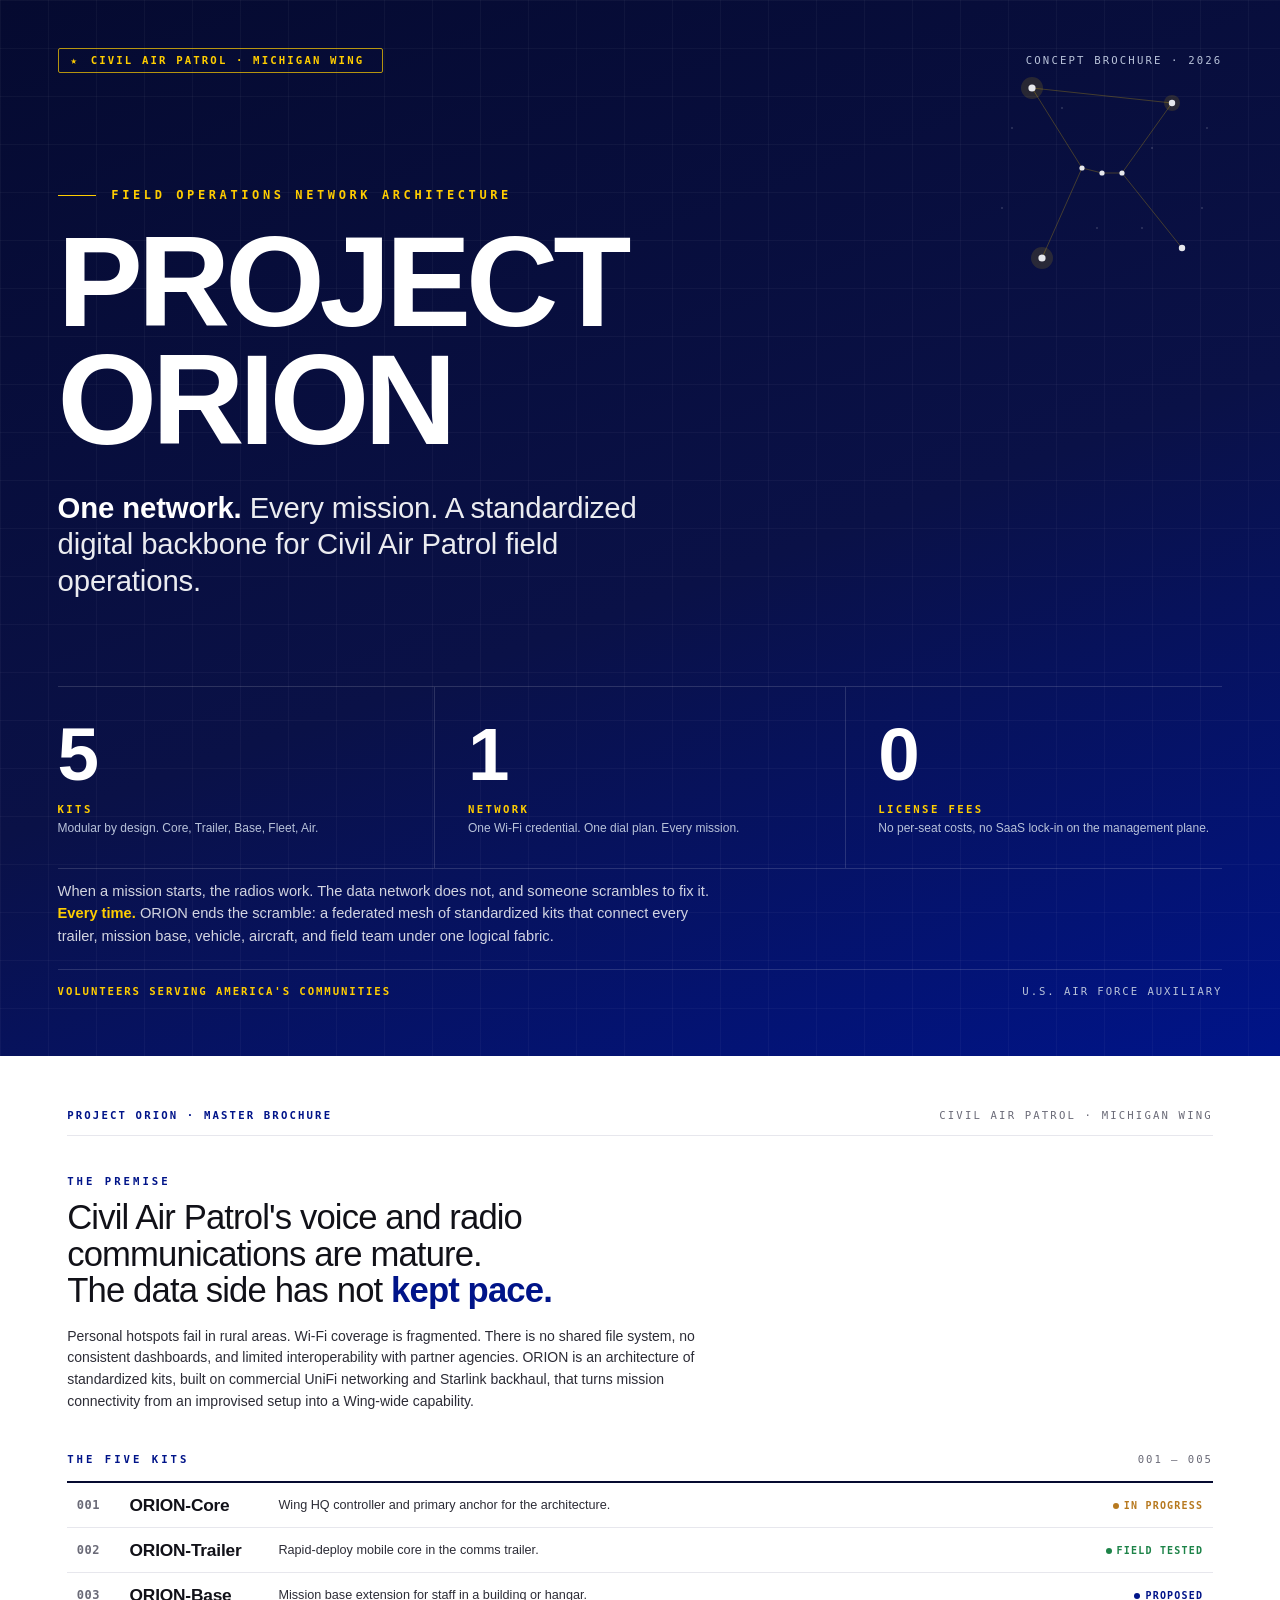
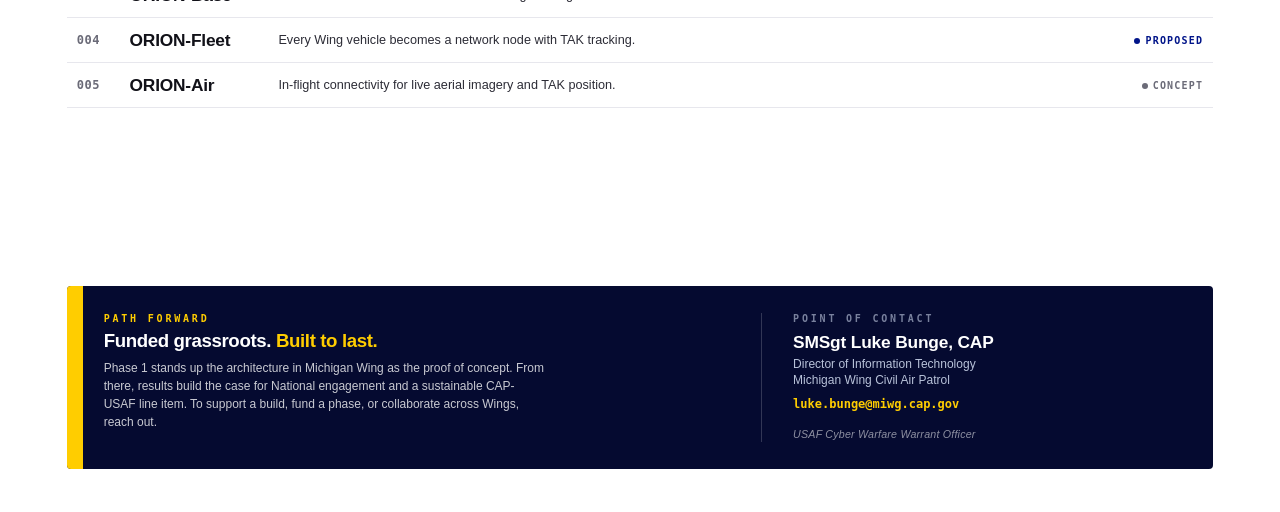
<file: brochures/Project_ORION_Master_Brochure_source.html>
<!DOCTYPE html>
<html lang="en">
<head>
<meta charset="UTF-8">
<title>Project ORION — Master Brochure</title>
<style>
  @page { size: 8.5in 11in; margin: 0; }
  * { box-sizing: border-box; margin: 0; padding: 0; }
  html, body { font-family: 'Poppins', sans-serif; color: #0e0e14; background: #fff; }

  :root {
    --navy:        #050a30;
    --navy-2:      #0a1147;
    --navy-3:      #001489;
    --silver:      #b8c2d9;
    --silver-soft: rgba(184, 194, 217, 0.65);
    --yellow:      #FFCD00;
    --line-d:      rgba(255, 255, 255, 0.14);
    --ink:         #111118;
    --ink-2:       #2c2c36;
    --soft:        #6b6b78;
    --rule:        #e7e7ed;
  }

  .page {
    width: 100%;
    height: 11in;
    page-break-after: always;
    position: relative;
    overflow: hidden;
  }
  .page:last-child { page-break-after: auto; }

  /* ============== FRONT (DARK) ============== */
  .front {
    background: linear-gradient(160deg, #050a30 0%, #0a1147 55%, #001489 100%);
    color: #fff;
  }

  .grid-bg {
    position: absolute; inset: 0;
    background-image:
      linear-gradient(to right, rgba(255,255,255,0.035) 1px, transparent 1px),
      linear-gradient(to bottom, rgba(255,255,255,0.035) 1px, transparent 1px);
    background-size: 0.5in 0.5in;
    pointer-events: none;
  }

  /* Orion constellation contained in upper-right corner, above the title */
  .constellation {
    position: absolute;
    top: 0.5in;
    right: 0.6in;
    width: 2.5in;
    height: 2.5in;
    opacity: 0.9;
  }

  .top-strip {
    position: relative;
    z-index: 5;
    padding: 0.5in 0.6in 0;
    display: flex;
    align-items: center;
    justify-content: space-between;
    color: var(--silver);
    font-family: 'DejaVu Sans Mono', monospace;
    font-size: 8pt;
    letter-spacing: 0.2em;
    text-transform: uppercase;
  }
  .top-strip .id-pill {
    display: inline-flex;
    align-items: center;
    gap: 0.12in;
    border: 1px solid rgba(255, 205, 0, 0.7);
    color: var(--yellow);
    padding: 5px 18px 5px 12px;
    border-radius: 2px;
    font-weight: 600;
    white-space: nowrap;
    flex-shrink: 0;
  }
  .top-strip .id-pill .marker {
    color: var(--yellow);
  }

  .hero {
    position: relative;
    z-index: 5;
    padding: 1.2in 0.6in 0;
  }
  .hero .label {
    font-family: 'DejaVu Sans Mono', monospace;
    font-size: 9pt;
    letter-spacing: 0.3em;
    text-transform: uppercase;
    color: var(--yellow);
    font-weight: 600;
    margin-bottom: 0.22in;
    display: flex;
    align-items: center;
    gap: 0.16in;
  }
  .hero .label::before {
    content: '';
    width: 0.4in;
    height: 1px;
    background: var(--yellow);
  }
  .hero h1 {
    font-size: 96pt;
    font-weight: 800;
    line-height: 0.92;
    letter-spacing: -0.04em;
    margin-bottom: 0.32in;
  }
  .hero h1 .dot {
    color: var(--yellow);
  }
  .hero .deck {
    font-size: 22pt;
    font-weight: 300;
    line-height: 1.25;
    color: rgba(255,255,255,0.92);
    max-width: 6.4in;
    letter-spacing: -0.005em;
  }
  .hero .deck strong { font-weight: 700; color: #fff; }

  /* metric strip */
  .metrics {
    position: absolute;
    z-index: 5;
    left: 0.6in;
    right: 0.6in;
    bottom: 1.95in;
    display: flex;
    gap: 0;
    border-top: 1px solid var(--line-d);
    border-bottom: 1px solid var(--line-d);
  }
  .metric {
    flex: 1;
    padding: 0.32in 0.34in 0.32in 0;
    border-right: 1px solid var(--line-d);
  }
  .metric:last-child { border-right: none; padding-right: 0; }
  .metric:not(:first-child) { padding-left: 0.34in; }
  .metric .num {
    font-size: 56pt;
    font-weight: 800;
    color: #fff;
    line-height: 1;
    letter-spacing: -0.045em;
    margin-bottom: 0.12in;
  }
  .metric .num .accent { color: var(--yellow); }
  .metric .label {
    font-family: 'DejaVu Sans Mono', monospace;
    font-size: 8pt;
    letter-spacing: 0.22em;
    text-transform: uppercase;
    color: var(--yellow);
    font-weight: 600;
    margin-bottom: 0.04in;
  }
  .metric .desc {
    font-size: 9pt;
    line-height: 1.4;
    color: var(--silver);
    font-weight: 400;
  }

  /* lead at bottom */
  .lead-band {
    position: absolute;
    z-index: 5;
    left: 0.6in;
    right: 0.6in;
    bottom: 0.6in;
  }
  .lead-band p {
    font-size: 11pt;
    line-height: 1.55;
    color: rgba(255,255,255,0.82);
    max-width: 7in;
    margin-bottom: 0.22in;
  }
  .lead-band p strong { color: var(--yellow); font-weight: 600; }
  .lead-band .signoff {
    border-top: 1px solid var(--line-d);
    padding-top: 0.16in;
    display: flex;
    justify-content: space-between;
    font-family: 'DejaVu Sans Mono', monospace;
    font-size: 8pt;
    letter-spacing: 0.18em;
    text-transform: uppercase;
    color: var(--silver);
  }
  .lead-band .signoff .left {
    color: var(--yellow);
    font-weight: 700;
  }

  /* ============== BACK (LIGHT) ============== */
  .back {
    background: #fff;
    padding: 0.55in 0.7in 0.45in 0.7in;
    display: flex;
    flex-direction: column;
  }

  .back-strip {
    display: flex;
    align-items: center;
    justify-content: space-between;
    padding-bottom: 0.14in;
    border-bottom: 1px solid var(--rule);
    margin-bottom: 0.4in;
    font-family: 'DejaVu Sans Mono', monospace;
    font-size: 8pt;
    letter-spacing: 0.2em;
    text-transform: uppercase;
    color: var(--soft);
  }
  .back-strip .left {
    color: var(--navy-3);
    font-weight: 700;
  }

  .premise {
    margin-bottom: 0.42in;
  }
  .premise .kicker {
    font-family: 'DejaVu Sans Mono', monospace;
    font-size: 8pt;
    letter-spacing: 0.28em;
    text-transform: uppercase;
    color: var(--navy-3);
    font-weight: 700;
    margin-bottom: 0.12in;
  }
  .premise h2 {
    font-size: 26pt;
    font-weight: 300;
    line-height: 1.05;
    letter-spacing: -0.025em;
    color: var(--ink);
    margin-bottom: 0.18in;
    max-width: 7in;
  }
  .premise h2 strong {
    font-weight: 800;
    color: var(--navy-3);
  }
  .premise p {
    font-size: 10.5pt;
    line-height: 1.55;
    color: var(--ink-2);
    max-width: 6.6in;
  }

  /* kits roster */
  .kits-section { margin-bottom: 0.42in; }
  .kits-head {
    display: flex;
    align-items: baseline;
    justify-content: space-between;
    margin-bottom: 0.16in;
  }
  .kits-head .kicker {
    font-family: 'DejaVu Sans Mono', monospace;
    font-size: 8pt;
    letter-spacing: 0.28em;
    text-transform: uppercase;
    color: var(--navy-3);
    font-weight: 700;
  }
  .kits-head .count {
    font-family: 'DejaVu Sans Mono', monospace;
    font-size: 8pt;
    letter-spacing: 0.18em;
    text-transform: uppercase;
    color: var(--soft);
  }

  .kits-roster {
    width: 100%;
    border-collapse: collapse;
    border-top: 2px solid var(--navy);
  }
  .kits-roster tr {
    border-bottom: 1px solid var(--rule);
  }
  .kits-roster td {
    padding: 0.12in 0.1in;
    vertical-align: middle;
  }
  .kits-roster .num {
    font-family: 'DejaVu Sans Mono', monospace;
    font-size: 9pt;
    color: var(--soft);
    width: 0.55in;
    font-weight: 600;
    letter-spacing: 0.04em;
  }
  .kits-roster .name {
    font-size: 13pt;
    font-weight: 700;
    color: var(--ink);
    width: 1.55in;
    letter-spacing: -0.012em;
  }
  .kits-roster .desc {
    font-size: 9.5pt;
    color: var(--ink-2);
    line-height: 1.45;
  }
  .kits-roster .stat {
    width: 1.4in;
    text-align: right;
    font-family: 'DejaVu Sans Mono', monospace;
    font-size: 7.5pt;
    letter-spacing: 0.12em;
    text-transform: uppercase;
    font-weight: 700;
    white-space: nowrap;
  }
  .kits-roster .stat .dot {
    display: inline-block;
    width: 6px; height: 6px;
    border-radius: 50%;
    margin-right: 5px;
    vertical-align: middle;
  }
  .stat.tested   { color: #1d8348; }
  .stat.tested .dot { background: #1d8348; }
  .stat.progress { color: #b7791f; }
  .stat.progress .dot { background: #b7791f; }
  .stat.proposed { color: var(--navy-3); }
  .stat.proposed .dot { background: var(--navy-3); }
  .stat.concept  { color: var(--soft); }
  .stat.concept .dot { background: var(--soft); }

  /* CTA */
  .cta {
    background: var(--navy);
    color: #fff;
    border-radius: 4px;
    padding: 0.28in 0.34in;
    display: flex;
    gap: 0.4in;
    align-items: stretch;
    position: relative;
    overflow: hidden;
    margin-top: auto;
  }
  .cta::before {
    content: '';
    position: absolute;
    top: 0; left: 0;
    width: 0.16in;
    height: 100%;
    background: var(--yellow);
  }
  .cta .pitch {
    flex: 1.6;
    padding-left: 0.04in;
  }
  .cta .pitch .kicker {
    font-family: 'DejaVu Sans Mono', monospace;
    font-size: 7.5pt;
    letter-spacing: 0.28em;
    text-transform: uppercase;
    color: var(--yellow);
    font-weight: 700;
    margin-bottom: 0.06in;
  }
  .cta .pitch h3 {
    font-size: 14pt;
    font-weight: 700;
    color: #fff;
    line-height: 1.18;
    letter-spacing: -0.02em;
    margin-bottom: 0.08in;
    max-width: 4.6in;
  }
  .cta .pitch h3 .alt { color: var(--yellow); }
  .cta .pitch p {
    font-size: 9pt;
    line-height: 1.5;
    color: rgba(255,255,255,0.78);
    max-width: 4.6in;
  }
  .cta .card {
    flex: 1;
    border-left: 1px solid rgba(255,255,255,0.18);
    padding-left: 0.32in;
  }
  .cta .card .kicker {
    font-family: 'DejaVu Sans Mono', monospace;
    font-size: 7.5pt;
    letter-spacing: 0.28em;
    text-transform: uppercase;
    color: var(--silver-soft);
    font-weight: 600;
    margin-bottom: 0.08in;
  }
  .cta .card .name {
    font-size: 13pt;
    font-weight: 700;
    color: #fff;
    margin-bottom: 0.03in;
    letter-spacing: -0.01em;
  }
  .cta .card .role {
    font-size: 9pt;
    color: var(--silver);
    line-height: 1.4;
    margin-bottom: 0.08in;
  }
  .cta .card .em {
    font-family: 'DejaVu Sans Mono', monospace;
    font-size: 9pt;
    color: var(--yellow);
    font-weight: 600;
  }
  .cta .card .cred {
    margin-top: 0.18in;
    font-size: 8pt;
    color: rgba(255, 255, 255, 0.55);
    font-style: italic;
    letter-spacing: 0.02em;
    line-height: 1.3;
  }

</style>
</head>
<body>

<!-- ============== FRONT ============== -->
<section class="page front">
  <div class="grid-bg"></div>

  <!-- Orion constellation, big, in upper right -->
  <svg class="constellation" viewBox="0 0 240 240" xmlns="http://www.w3.org/2000/svg">
    <!-- connections -->
    <g stroke="rgba(255, 205, 0, 0.45)" stroke-width="0.6" fill="none">
      <line x1="50"  y1="40"  x2="190" y2="55"/>
      <line x1="50"  y1="40"  x2="100" y2="120"/>
      <line x1="190" y1="55"  x2="140" y2="125"/>
      <line x1="100" y1="120" x2="120" y2="125"/>
      <line x1="120" y1="125" x2="140" y2="125"/>
      <line x1="100" y1="120" x2="60"  y2="210"/>
      <line x1="140" y1="125" x2="200" y2="200"/>
    </g>
    <!-- glow halos for major stars -->
    <g fill="rgba(255,205,0,0.15)">
      <circle cx="50"  cy="40"  r="11"/>
      <circle cx="60"  cy="210" r="11"/>
      <circle cx="190" cy="55"  r="8"/>
    </g>
    <!-- stars -->
    <g fill="#fff">
      <circle cx="50"  cy="40"  r="3.6"/>
      <circle cx="190" cy="55"  r="3.2"/>
      <circle cx="100" cy="120" r="2.6"/>
      <circle cx="120" cy="125" r="2.6"/>
      <circle cx="140" cy="125" r="2.6"/>
      <circle cx="60"  cy="210" r="3.6"/>
      <circle cx="200" cy="200" r="3.2"/>
    </g>
    <!-- tiny field stars -->
    <g fill="rgba(255,255,255,0.32)">
      <circle cx="30" cy="80" r="0.8"/>
      <circle cx="80" cy="60" r="0.8"/>
      <circle cx="170" cy="100" r="0.8"/>
      <circle cx="220" cy="160" r="0.8"/>
      <circle cx="160" cy="180" r="0.8"/>
      <circle cx="20" cy="160" r="0.8"/>
      <circle cx="115" cy="180" r="0.8"/>
      <circle cx="225" cy="80"  r="0.8"/>
    </g>
  </svg>

  <div class="top-strip">
    <span class="id-pill"><span class="marker">★</span>Civil Air Patrol · Michigan Wing</span>
    <span>Concept Brochure · 2026</span>
  </div>

  <div class="hero">
    <div class="label">Field Operations Network Architecture</div>
    <h1>PROJECT<br>ORION</h1>
    <div class="deck">
      <strong>One network.</strong> Every mission. A standardized digital backbone for Civil Air Patrol field operations.
    </div>
  </div>

  <!-- metric strip -->
  <div class="metrics">
    <div class="metric">
      <div class="num">5</div>
      <div class="label">Kits</div>
      <div class="desc">Modular by design. Core, Trailer, Base, Fleet, Air.</div>
    </div>
    <div class="metric">
      <div class="num">1</div>
      <div class="label">Network</div>
      <div class="desc">One Wi-Fi credential. One dial plan. Every mission.</div>
    </div>
    <div class="metric">
      <div class="num">0</div>
      <div class="label">License Fees</div>
      <div class="desc">No per-seat costs, no SaaS lock-in on the management plane.</div>
    </div>
  </div>

  <div class="lead-band">
    <p>
      When a mission starts, the radios work. The data network does not, and someone scrambles to fix it. <strong>Every time.</strong> ORION ends the scramble: a federated mesh of standardized kits that connect every trailer, mission base, vehicle, aircraft, and field team under one logical fabric.
    </p>
    <div class="signoff">
      <span class="left">Volunteers Serving America's Communities</span>
      <span>U.S. Air Force Auxiliary</span>
    </div>
  </div>
</section>

<!-- ============== BACK ============== -->
<section class="page back">
  <div class="back-strip">
    <span class="left">Project Orion · Master Brochure</span>
    <span>Civil Air Patrol · Michigan Wing</span>
  </div>

  <div class="premise">
    <div class="kicker">The Premise</div>
    <h2>Civil Air Patrol's voice and radio communications are mature.<br>The data side has not <strong>kept pace.</strong></h2>
    <p>
      Personal hotspots fail in rural areas. Wi-Fi coverage is fragmented. There is no shared file system, no consistent dashboards, and limited interoperability with partner agencies. ORION is an architecture of standardized kits, built on commercial UniFi networking and Starlink backhaul, that turns mission connectivity from an improvised setup into a Wing-wide capability.
    </p>
  </div>

  <div class="kits-section">
    <div class="kits-head">
      <div class="kicker">The Five Kits</div>
      <div class="count">001 — 005</div>
    </div>
    <table class="kits-roster">
      <tr>
        <td class="num">001</td>
        <td class="name">ORION-Core</td>
        <td class="desc">Wing HQ controller and primary anchor for the architecture.</td>
        <td class="stat progress"><span class="dot"></span>In Progress</td>
      </tr>
      <tr>
        <td class="num">002</td>
        <td class="name">ORION-Trailer</td>
        <td class="desc">Rapid-deploy mobile core in the comms trailer.</td>
        <td class="stat tested"><span class="dot"></span>Field Tested</td>
      </tr>
      <tr>
        <td class="num">003</td>
        <td class="name">ORION-Base</td>
        <td class="desc">Mission base extension for staff in a building or hangar.</td>
        <td class="stat proposed"><span class="dot"></span>Proposed</td>
      </tr>
      <tr>
        <td class="num">004</td>
        <td class="name">ORION-Fleet</td>
        <td class="desc">Every Wing vehicle becomes a network node with TAK tracking.</td>
        <td class="stat proposed"><span class="dot"></span>Proposed</td>
      </tr>
      <tr>
        <td class="num">005</td>
        <td class="name">ORION-Air</td>
        <td class="desc">In-flight connectivity for live aerial imagery and TAK position.</td>
        <td class="stat concept"><span class="dot"></span>Concept</td>
      </tr>
    </table>
  </div>

  <div class="cta">
    <div class="pitch">
      <div class="kicker">Path Forward</div>
      <h3>Funded grassroots. <span class="alt">Built to last.</span></h3>
      <p>
        Phase 1 stands up the architecture in Michigan Wing as the proof of concept. From there, results build the case for National engagement and a sustainable CAP-USAF line item. To support a build, fund a phase, or collaborate across Wings, reach out.
      </p>
    </div>
    <div class="card">
      <div class="kicker">Point of Contact</div>
      <div class="name">SMSgt Luke Bunge, CAP</div>
      <div class="role">Director of Information Technology<br>Michigan Wing Civil Air Patrol</div>
      <div class="em">luke.bunge@miwg.cap.gov</div>
      <div class="cred">USAF Cyber Warfare Warrant Officer</div>
    </div>
  </div>
</section>

</body>
</html>
</file>
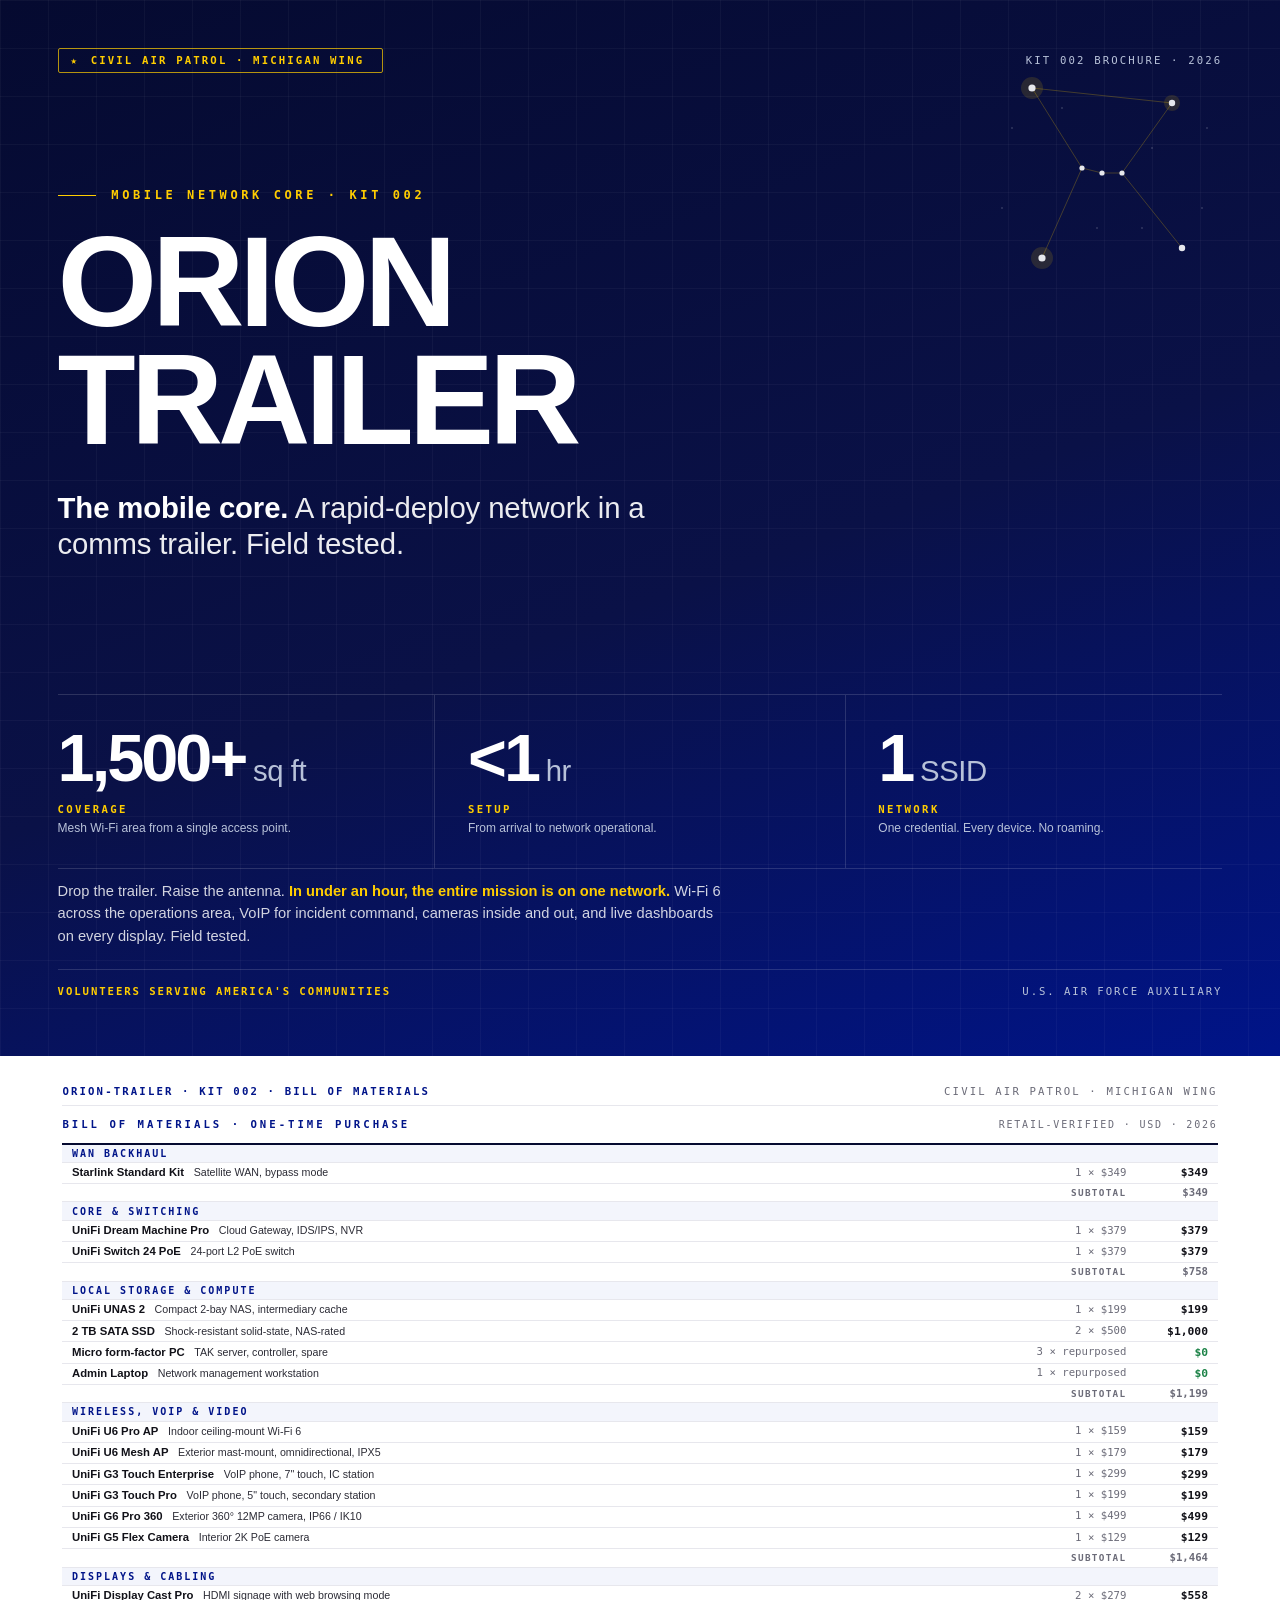
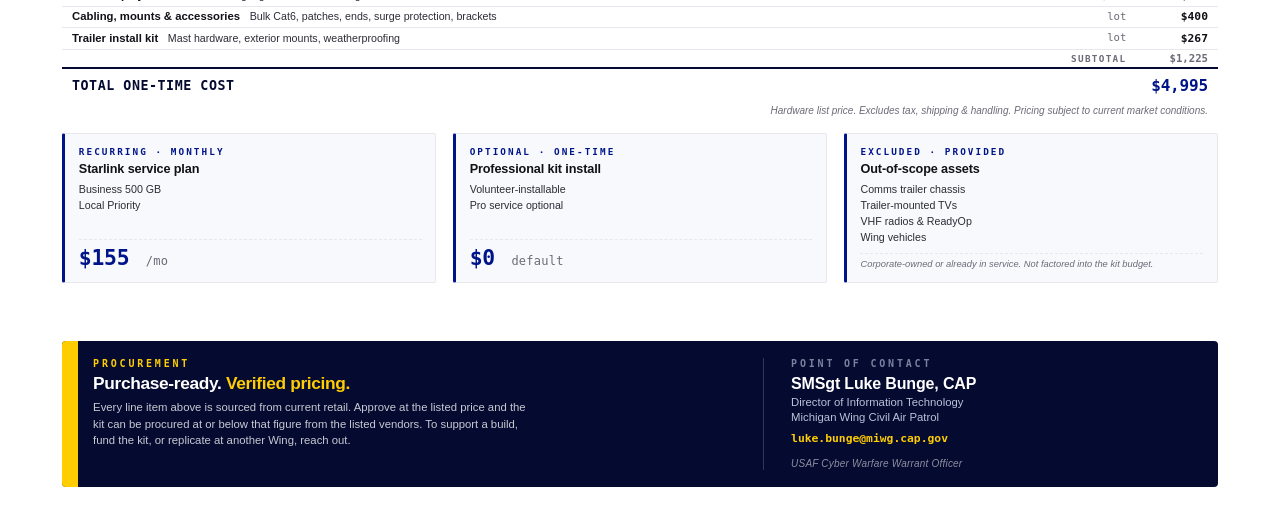
<file: brochures/Project_ORION_Trailer_Kit002_source.html>
<!DOCTYPE html>
<html lang="en">
<head>
<meta charset="UTF-8">
<title>ORION-Trailer — Kit Brochure</title>
<style>
  @page { size: 8.5in 11in; margin: 0; }
  * { box-sizing: border-box; margin: 0; padding: 0; }
  html, body { font-family: 'Poppins', sans-serif; color: #0e0e14; background: #fff; }

  :root {
    --navy:        #050a30;
    --navy-2:      #0a1147;
    --navy-3:      #001489;
    --silver:      #b8c2d9;
    --silver-soft: rgba(184, 194, 217, 0.65);
    --yellow:      #FFCD00;
    --line-d:      rgba(255, 255, 255, 0.14);
    --ink:         #111118;
    --ink-2:       #2c2c36;
    --soft:        #6b6b78;
    --rule:        #e7e7ed;
  }

  .page {
    width: 100%;
    height: 11in;
    page-break-after: always;
    position: relative;
    overflow: hidden;
  }
  .page:last-child { page-break-after: auto; }

  /* ============== FRONT (DARK) ============== */
  .front {
    background: linear-gradient(160deg, #050a30 0%, #0a1147 55%, #001489 100%);
    color: #fff;
  }

  .grid-bg {
    position: absolute; inset: 0;
    background-image:
      linear-gradient(to right, rgba(255,255,255,0.035) 1px, transparent 1px),
      linear-gradient(to bottom, rgba(255,255,255,0.035) 1px, transparent 1px);
    background-size: 0.5in 0.5in;
    pointer-events: none;
  }

  /* Orion constellation contained in upper-right corner, above the title */
  .constellation {
    position: absolute;
    top: 0.5in;
    right: 0.6in;
    width: 2.5in;
    height: 2.5in;
    opacity: 0.9;
  }

  .top-strip {
    position: relative;
    z-index: 5;
    padding: 0.5in 0.6in 0;
    display: flex;
    align-items: center;
    justify-content: space-between;
    color: var(--silver);
    font-family: 'DejaVu Sans Mono', monospace;
    font-size: 8pt;
    letter-spacing: 0.2em;
    text-transform: uppercase;
  }
  .top-strip .id-pill {
    display: inline-flex;
    align-items: center;
    gap: 0.12in;
    border: 1px solid rgba(255, 205, 0, 0.7);
    color: var(--yellow);
    padding: 5px 18px 5px 12px;
    border-radius: 2px;
    font-weight: 600;
    white-space: nowrap;
    flex-shrink: 0;
  }
  .top-strip .id-pill .marker {
    color: var(--yellow);
  }

  .hero {
    position: relative;
    z-index: 5;
    padding: 1.2in 0.6in 0;
  }
  .hero .label {
    font-family: 'DejaVu Sans Mono', monospace;
    font-size: 9pt;
    letter-spacing: 0.3em;
    text-transform: uppercase;
    color: var(--yellow);
    font-weight: 600;
    margin-bottom: 0.22in;
    display: flex;
    align-items: center;
    gap: 0.16in;
  }
  .hero .label::before {
    content: '';
    width: 0.4in;
    height: 1px;
    background: var(--yellow);
  }
  .hero h1 {
    font-size: 96pt;
    font-weight: 800;
    line-height: 0.92;
    letter-spacing: -0.04em;
    margin-bottom: 0.32in;
  }
  .hero h1 .dot {
    color: var(--yellow);
  }
  .hero .deck {
    font-size: 22pt;
    font-weight: 300;
    line-height: 1.25;
    color: rgba(255,255,255,0.92);
    max-width: 6.4in;
    letter-spacing: -0.005em;
  }
  .hero .deck strong { font-weight: 700; color: #fff; }

  /* metric strip */
  .metrics {
    position: absolute;
    z-index: 5;
    left: 0.6in;
    right: 0.6in;
    bottom: 1.95in;
    display: flex;
    gap: 0;
    border-top: 1px solid var(--line-d);
    border-bottom: 1px solid var(--line-d);
  }
  .metric {
    flex: 1;
    padding: 0.32in 0.34in 0.32in 0;
    border-right: 1px solid var(--line-d);
  }
  .metric:last-child { border-right: none; padding-right: 0; }
  .metric:not(:first-child) { padding-left: 0.34in; }
  .metric .num {
    font-size: 50pt;
    font-weight: 800;
    color: #fff;
    line-height: 1;
    letter-spacing: -0.045em;
    margin-bottom: 0.12in;
    white-space: nowrap;
    display: flex;
    align-items: baseline;
    gap: 0.08in;
  }
  .metric .num .unit {
    font-size: 22pt;
    font-weight: 500;
    color: var(--silver);
    letter-spacing: -0.015em;
  }
  .metric .num .accent { color: var(--yellow); }
  .metric .label {
    font-family: 'DejaVu Sans Mono', monospace;
    font-size: 8pt;
    letter-spacing: 0.22em;
    text-transform: uppercase;
    color: var(--yellow);
    font-weight: 600;
    margin-bottom: 0.04in;
  }
  .metric .desc {
    font-size: 9pt;
    line-height: 1.4;
    color: var(--silver);
    font-weight: 400;
  }

  /* lead at bottom */
  .lead-band {
    position: absolute;
    z-index: 5;
    left: 0.6in;
    right: 0.6in;
    bottom: 0.6in;
  }
  .lead-band p {
    font-size: 11pt;
    line-height: 1.55;
    color: rgba(255,255,255,0.82);
    max-width: 7in;
    margin-bottom: 0.22in;
  }
  .lead-band p strong { color: var(--yellow); font-weight: 600; }
  .lead-band .signoff {
    border-top: 1px solid var(--line-d);
    padding-top: 0.16in;
    display: flex;
    justify-content: space-between;
    font-family: 'DejaVu Sans Mono', monospace;
    font-size: 8pt;
    letter-spacing: 0.18em;
    text-transform: uppercase;
    color: var(--silver);
  }
  .lead-band .signoff .left {
    color: var(--yellow);
    font-weight: 700;
  }

  /* ============== BACK (LIGHT) ============== */
  .back {
    background: #fff;
    padding: 0.3in 0.65in 0.26in 0.65in;
    display: flex;
    flex-direction: column;
  }

  .back-strip {
    display: flex;
    align-items: center;
    justify-content: space-between;
    padding-bottom: 0.07in;
    border-bottom: 1px solid var(--rule);
    margin-bottom: 0.13in;
    font-family: 'DejaVu Sans Mono', monospace;
    font-size: 8pt;
    letter-spacing: 0.2em;
    text-transform: uppercase;
    color: var(--soft);
  }
  .back-strip .left {
    color: var(--navy-3);
    font-weight: 700;
  }

  .premise {
    margin-bottom: 0.2in;
  }
  .premise .kicker {
    font-family: 'DejaVu Sans Mono', monospace;
    font-size: 8pt;
    letter-spacing: 0.28em;
    text-transform: uppercase;
    color: var(--navy-3);
    font-weight: 700;
    margin-bottom: 0.08in;
  }
  .premise h2 {
    font-size: 19pt;
    font-weight: 300;
    line-height: 1.05;
    letter-spacing: -0.025em;
    color: var(--ink);
    margin-bottom: 0.1in;
    max-width: 7in;
  }
  .premise h2 strong {
    font-weight: 800;
    color: var(--navy-3);
  }
  .premise p {
    font-size: 9.5pt;
    line-height: 1.5;
    color: var(--ink-2);
    max-width: 6.6in;
  }

  /* kits roster */
  .kits-section { margin-bottom: 0.42in; }

  /* ===== BOM table styling for per-kit ===== */
  .bom-section {
    margin-bottom: 0.1in;
  }
  .bom-head {
    display: flex;
    justify-content: space-between;
    align-items: baseline;
    margin-bottom: 0.12in;
  }
  .bom-head .kicker {
    font-family: 'DejaVu Sans Mono', monospace;
    font-size: 8pt;
    letter-spacing: 0.28em;
    text-transform: uppercase;
    color: var(--navy-3);
    font-weight: 700;
  }
  .bom-head .meta {
    font-family: 'DejaVu Sans Mono', monospace;
    font-size: 7.5pt;
    letter-spacing: 0.18em;
    text-transform: uppercase;
    color: var(--soft);
  }
  .bom-table {
    width: 100%;
    border-collapse: collapse;
    border-top: 2px solid var(--navy);
  }
  .bom-table .cat-row td {
    background: #f3f5fc;
    padding: 0.032in 0.1in;
    font-family: 'DejaVu Sans Mono', monospace;
    font-size: 7.5pt;
    letter-spacing: 0.2em;
    text-transform: uppercase;
    color: var(--navy-3);
    font-weight: 700;
    border-bottom: 1px solid var(--rule);
  }
  .bom-table tr.item-row {
    border-bottom: 1px solid var(--rule);
  }
  .bom-table .item-row td {
    padding: 0.026in 0.1in;
    vertical-align: middle;
    font-size: 8.5pt;
    color: var(--ink);
    line-height: 1.35;
  }
  .bom-table .item-row .name {
    width: auto;
    font-weight: 600;
  }
  .bom-table .item-row .fn-inline {
    color: var(--ink-2);
    font-size: 8pt;
    font-weight: 400;
    margin-left: 0.1in;
  }
  .bom-table .item-row .qty {
    width: 0.7in;
    text-align: right;
    font-family: 'DejaVu Sans Mono', monospace;
    font-size: 8pt;
    color: var(--soft);
    white-space: nowrap;
  }
  .bom-table .item-row .total {
    width: 0.85in;
    text-align: right;
    font-family: 'DejaVu Sans Mono', monospace;
    font-size: 8.5pt;
    font-weight: 600;
    white-space: nowrap;
  }
  .bom-table .item-row.repurposed .total {
    color: #1d8348;
    font-weight: 700;
  }
  .bom-table tr.subtotal-row {
    border-bottom: 1px solid var(--rule);
  }
  .bom-table .subtotal-row td {
    padding: 0.024in 0.1in;
    font-family: 'DejaVu Sans Mono', monospace;
    font-size: 8pt;
    color: var(--soft);
    text-align: right;
    font-weight: 600;
  }
  .bom-table .subtotal-row .label {
    text-align: right;
    text-transform: uppercase;
    letter-spacing: 0.14em;
    font-size: 7pt;
  }
  .bom-table tr.total-row td {
    padding: 0.07in 0.1in 0.06in;
    border-top: 2px solid var(--navy);
    font-family: 'DejaVu Sans Mono', monospace;
    text-align: right;
  }
  .bom-table .total-row .total-label {
    font-size: 10pt;
    font-weight: 800;
    color: var(--navy);
    text-align: left;
    letter-spacing: 0.04em;
  }
  .bom-table .total-row .total-value {
    font-size: 12pt;
    font-weight: 800;
    color: var(--navy-3);
    letter-spacing: -0.01em;
  }
  .bom-table tr.total-note-row td {
    padding: 0.04in 0.1in 0.06in;
    font-style: italic;
    font-size: 7.5pt;
    color: var(--soft);
    text-align: right;
    line-height: 1.35;
    border: none;
  }

  /* OPEX + exclusions blocks */
  .opex-strip {
    display: flex;
    gap: 0.18in;
    margin-bottom: 0.1in;
    align-items: stretch;
  }
  .opex-card {
    flex: 1;
    background: #f7f9fc;
    border: 1px solid var(--rule);
    border-left: 3px solid var(--navy-3);
    border-radius: 2px;
    padding: 0.12in 0.14in 0.12in 0.14in;
    display: flex;
    flex-direction: column;
  }
  .opex-card .kicker {
    font-family: 'DejaVu Sans Mono', monospace;
    font-size: 7pt;
    letter-spacing: 0.22em;
    text-transform: uppercase;
    color: var(--navy-3);
    font-weight: 700;
    margin-bottom: 0.05in;
  }
  .opex-card h4 {
    font-size: 9.5pt;
    font-weight: 800;
    color: var(--ink);
    margin-bottom: 0.06in;
    letter-spacing: -0.01em;
  }
  .opex-card .lines {
    font-size: 8pt;
    line-height: 1.5;
    color: var(--ink-2);
    margin-bottom: 0.08in;
  }
  .opex-card .lines .price {
    font-family: 'DejaVu Sans Mono', monospace;
    font-weight: 700;
    color: var(--navy);
  }
  .opex-card .price-feature {
    font-family: 'DejaVu Sans Mono', monospace;
    font-size: 16pt;
    font-weight: 800;
    color: var(--navy-3);
    letter-spacing: -0.01em;
    white-space: nowrap;
    margin-top: auto;
    padding-top: 0.06in;
    border-top: 1px dashed var(--rule);
  }
  .opex-card .price-feature .price-suffix {
    font-size: 9pt;
    font-weight: 500;
    color: var(--soft);
    letter-spacing: 0.02em;
    margin-left: 0.04in;
  }
  .opex-card .note {
    font-size: 7pt;
    color: var(--soft);
    font-style: italic;
    line-height: 1.35;
    margin-top: auto;
    padding-top: 0.04in;
    border-top: 1px dashed var(--rule);
  }
  .kits-head {
    display: flex;
    align-items: baseline;
    justify-content: space-between;
    margin-bottom: 0.16in;
  }
  .kits-head .kicker {
    font-family: 'DejaVu Sans Mono', monospace;
    font-size: 8pt;
    letter-spacing: 0.28em;
    text-transform: uppercase;
    color: var(--navy-3);
    font-weight: 700;
  }
  .kits-head .count {
    font-family: 'DejaVu Sans Mono', monospace;
    font-size: 8pt;
    letter-spacing: 0.18em;
    text-transform: uppercase;
    color: var(--soft);
  }

  .kits-roster {
    width: 100%;
    border-collapse: collapse;
    border-top: 2px solid var(--navy);
  }
  .kits-roster tr {
    border-bottom: 1px solid var(--rule);
  }
  .kits-roster td {
    padding: 0.12in 0.1in;
    vertical-align: middle;
  }
  .kits-roster .num {
    font-family: 'DejaVu Sans Mono', monospace;
    font-size: 9pt;
    color: var(--soft);
    width: 0.55in;
    font-weight: 600;
    letter-spacing: 0.04em;
  }
  .kits-roster .name {
    font-size: 13pt;
    font-weight: 700;
    color: var(--ink);
    width: 1.55in;
    letter-spacing: -0.012em;
  }
  .kits-roster .desc {
    font-size: 9.5pt;
    color: var(--ink-2);
    line-height: 1.45;
  }
  .kits-roster .stat {
    width: 1.4in;
    text-align: right;
    font-family: 'DejaVu Sans Mono', monospace;
    font-size: 7.5pt;
    letter-spacing: 0.12em;
    text-transform: uppercase;
    font-weight: 700;
    white-space: nowrap;
  }
  .kits-roster .stat .dot {
    display: inline-block;
    width: 6px; height: 6px;
    border-radius: 50%;
    margin-right: 5px;
    vertical-align: middle;
  }
  .stat.tested   { color: #1d8348; }
  .stat.tested .dot { background: #1d8348; }
  .stat.progress { color: #b7791f; }
  .stat.progress .dot { background: #b7791f; }
  .stat.proposed { color: var(--navy-3); }
  .stat.proposed .dot { background: var(--navy-3); }
  .stat.concept  { color: var(--soft); }
  .stat.concept .dot { background: var(--soft); }

  /* CTA */
  .cta {
    background: var(--navy);
    color: #fff;
    border-radius: 4px;
    padding: 0.18in 0.28in 0.18in 0.28in;
    display: flex;
    gap: 0.32in;
    align-items: stretch;
    position: relative;
    overflow: hidden;
    margin-top: auto;
  }
  .cta::before {
    content: '';
    position: absolute;
    top: 0; left: 0;
    width: 0.16in;
    height: 100%;
    background: var(--yellow);
  }
  .cta .pitch {
    flex: 1.6;
    padding-left: 0.04in;
  }
  .cta .pitch .kicker {
    font-family: 'DejaVu Sans Mono', monospace;
    font-size: 7.5pt;
    letter-spacing: 0.28em;
    text-transform: uppercase;
    color: var(--yellow);
    font-weight: 700;
    margin-bottom: 0.04in;
  }
  .cta .pitch h3 {
    font-size: 13pt;
    font-weight: 700;
    color: #fff;
    line-height: 1.18;
    letter-spacing: -0.02em;
    margin-bottom: 0.06in;
    max-width: 4.6in;
  }
  .cta .pitch h3 .alt { color: var(--yellow); }
  .cta .pitch p {
    font-size: 8.5pt;
    line-height: 1.45;
    color: rgba(255,255,255,0.78);
    max-width: 4.6in;
  }
  .cta .card {
    flex: 1;
    border-left: 1px solid rgba(255,255,255,0.18);
    padding-left: 0.28in;
  }
  .cta .card .kicker {
    font-family: 'DejaVu Sans Mono', monospace;
    font-size: 7.5pt;
    letter-spacing: 0.28em;
    text-transform: uppercase;
    color: var(--silver-soft);
    font-weight: 600;
    margin-bottom: 0.06in;
  }
  .cta .card .name {
    font-size: 12pt;
    font-weight: 700;
    color: #fff;
    margin-bottom: 0.02in;
    letter-spacing: -0.01em;
  }
  .cta .card .role {
    font-size: 8.5pt;
    color: var(--silver);
    line-height: 1.35;
    margin-bottom: 0.06in;
  }
  .cta .card .em {
    font-family: 'DejaVu Sans Mono', monospace;
    font-size: 8.5pt;
    color: var(--yellow);
    font-weight: 600;
  }
  .cta .card .cred {
    margin-top: 0.12in;
    font-size: 7.5pt;
    color: rgba(255, 255, 255, 0.55);
    font-style: italic;
    letter-spacing: 0.02em;
    line-height: 1.3;
  }

</style>
</head>
<body>

<!-- ============== FRONT ============== -->
<section class="page front">
  <div class="grid-bg"></div>

  <!-- Orion constellation, big, in upper right -->
  <svg class="constellation" viewBox="0 0 240 240" xmlns="http://www.w3.org/2000/svg">
    <!-- connections -->
    <g stroke="rgba(255, 205, 0, 0.45)" stroke-width="0.6" fill="none">
      <line x1="50"  y1="40"  x2="190" y2="55"/>
      <line x1="50"  y1="40"  x2="100" y2="120"/>
      <line x1="190" y1="55"  x2="140" y2="125"/>
      <line x1="100" y1="120" x2="120" y2="125"/>
      <line x1="120" y1="125" x2="140" y2="125"/>
      <line x1="100" y1="120" x2="60"  y2="210"/>
      <line x1="140" y1="125" x2="200" y2="200"/>
    </g>
    <!-- glow halos for major stars -->
    <g fill="rgba(255,205,0,0.15)">
      <circle cx="50"  cy="40"  r="11"/>
      <circle cx="60"  cy="210" r="11"/>
      <circle cx="190" cy="55"  r="8"/>
    </g>
    <!-- stars -->
    <g fill="#fff">
      <circle cx="50"  cy="40"  r="3.6"/>
      <circle cx="190" cy="55"  r="3.2"/>
      <circle cx="100" cy="120" r="2.6"/>
      <circle cx="120" cy="125" r="2.6"/>
      <circle cx="140" cy="125" r="2.6"/>
      <circle cx="60"  cy="210" r="3.6"/>
      <circle cx="200" cy="200" r="3.2"/>
    </g>
    <!-- tiny field stars -->
    <g fill="rgba(255,255,255,0.32)">
      <circle cx="30" cy="80" r="0.8"/>
      <circle cx="80" cy="60" r="0.8"/>
      <circle cx="170" cy="100" r="0.8"/>
      <circle cx="220" cy="160" r="0.8"/>
      <circle cx="160" cy="180" r="0.8"/>
      <circle cx="20" cy="160" r="0.8"/>
      <circle cx="115" cy="180" r="0.8"/>
      <circle cx="225" cy="80"  r="0.8"/>
    </g>
  </svg>

  <div class="top-strip">
    <span class="id-pill"><span class="marker">★</span>Civil Air Patrol · Michigan Wing</span>
    <span>Kit 002 Brochure · 2026</span>
  </div>

  <div class="hero">
    <div class="label">Mobile Network Core · Kit 002</div>
    <h1>ORION<br>TRAILER</h1>
    <div class="deck">
      <strong>The mobile core.</strong> A rapid-deploy network in a comms trailer. Field tested.
    </div>
  </div>

  <!-- metric strip -->
  <div class="metrics">
    <div class="metric">
      <div class="num">1,500+<span class="unit">sq ft</span></div>
      <div class="label">Coverage</div>
      <div class="desc">Mesh Wi-Fi area from a single access point.</div>
    </div>
    <div class="metric">
      <div class="num">&lt;1<span class="unit">hr</span></div>
      <div class="label">Setup</div>
      <div class="desc">From arrival to network operational.</div>
    </div>
    <div class="metric">
      <div class="num">1<span class="unit">SSID</span></div>
      <div class="label">Network</div>
      <div class="desc">One credential. Every device. No roaming.</div>
    </div>
  </div>

  <div class="lead-band">
    <p>
      Drop the trailer. Raise the antenna. <strong>In under an hour, the entire mission is on one network.</strong> Wi-Fi 6 across the operations area, VoIP for incident command, cameras inside and out, and live dashboards on every display. Field tested.
    </p>
    <div class="signoff">
      <span class="left">Volunteers Serving America's Communities</span>
      <span>U.S. Air Force Auxiliary</span>
    </div>
  </div>
</section>

<!-- ============== BACK ============== -->
<section class="page back">
  <div class="back-strip">
    <span class="left">ORION-Trailer · Kit 002 · Bill of Materials</span>
    <span>Civil Air Patrol · Michigan Wing</span>
  </div>

  <div class="bom-section">
    <div class="bom-head">
      <div class="kicker">Bill of Materials · One-Time Purchase</div>
      <div class="meta">Retail-verified · USD · 2026</div>
    </div>

    <table class="bom-table">

      <tr class="cat-row"><td colspan="3">WAN Backhaul</td></tr>
      <tr class="item-row">
        <td class="name">Starlink Standard Kit<span class="fn-inline">Satellite WAN, bypass mode</span></td>
        <td class="qty">1 × $349</td>
        <td class="total">$349</td>
      </tr>
      <tr class="subtotal-row"><td colspan="2" class="label">Subtotal</td><td>$349</td></tr>

      <tr class="cat-row"><td colspan="3">Core &amp; Switching</td></tr>
      <tr class="item-row">
        <td class="name">UniFi Dream Machine Pro<span class="fn-inline">Cloud Gateway, IDS/IPS, NVR</span></td>
        <td class="qty">1 × $379</td>
        <td class="total">$379</td>
      </tr>
      <tr class="item-row">
        <td class="name">UniFi Switch 24 PoE<span class="fn-inline">24-port L2 PoE switch</span></td>
        <td class="qty">1 × $379</td>
        <td class="total">$379</td>
      </tr>
      <tr class="subtotal-row"><td colspan="2" class="label">Subtotal</td><td>$758</td></tr>

      <tr class="cat-row"><td colspan="3">Local Storage &amp; Compute</td></tr>
      <tr class="item-row">
        <td class="name">UniFi UNAS 2<span class="fn-inline">Compact 2-bay NAS, intermediary cache</span></td>
        <td class="qty">1 × $199</td>
        <td class="total">$199</td>
      </tr>
      <tr class="item-row">
        <td class="name">2 TB SATA SSD<span class="fn-inline">Shock-resistant solid-state, NAS-rated</span></td>
        <td class="qty">2 × $500</td>
        <td class="total">$1,000</td>
      </tr>
      <tr class="item-row repurposed">
        <td class="name">Micro form-factor PC<span class="fn-inline">TAK server, controller, spare</span></td>
        <td class="qty">3 × repurposed</td>
        <td class="total">$0</td>
      </tr>
      <tr class="item-row repurposed">
        <td class="name">Admin Laptop<span class="fn-inline">Network management workstation</span></td>
        <td class="qty">1 × repurposed</td>
        <td class="total">$0</td>
      </tr>
      <tr class="subtotal-row"><td colspan="2" class="label">Subtotal</td><td>$1,199</td></tr>

      <tr class="cat-row"><td colspan="3">Wireless, VoIP &amp; Video</td></tr>
      <tr class="item-row">
        <td class="name">UniFi U6 Pro AP<span class="fn-inline">Indoor ceiling-mount Wi-Fi 6</span></td>
        <td class="qty">1 × $159</td>
        <td class="total">$159</td>
      </tr>
      <tr class="item-row">
        <td class="name">UniFi U6 Mesh AP<span class="fn-inline">Exterior mast-mount, omnidirectional, IPX5</span></td>
        <td class="qty">1 × $179</td>
        <td class="total">$179</td>
      </tr>
      <tr class="item-row">
        <td class="name">UniFi G3 Touch Enterprise<span class="fn-inline">VoIP phone, 7" touch, IC station</span></td>
        <td class="qty">1 × $299</td>
        <td class="total">$299</td>
      </tr>
      <tr class="item-row">
        <td class="name">UniFi G3 Touch Pro<span class="fn-inline">VoIP phone, 5" touch, secondary station</span></td>
        <td class="qty">1 × $199</td>
        <td class="total">$199</td>
      </tr>
      <tr class="item-row">
        <td class="name">UniFi G6 Pro 360<span class="fn-inline">Exterior 360° 12MP camera, IP66 / IK10</span></td>
        <td class="qty">1 × $499</td>
        <td class="total">$499</td>
      </tr>
      <tr class="item-row">
        <td class="name">UniFi G5 Flex Camera<span class="fn-inline">Interior 2K PoE camera</span></td>
        <td class="qty">1 × $129</td>
        <td class="total">$129</td>
      </tr>
      <tr class="subtotal-row"><td colspan="2" class="label">Subtotal</td><td>$1,464</td></tr>

      <tr class="cat-row"><td colspan="3">Displays &amp; Cabling</td></tr>
      <tr class="item-row">
        <td class="name">UniFi Display Cast Pro<span class="fn-inline">HDMI signage with web browsing mode</span></td>
        <td class="qty">2 × $279</td>
        <td class="total">$558</td>
      </tr>
      <tr class="item-row">
        <td class="name">Cabling, mounts &amp; accessories<span class="fn-inline">Bulk Cat6, patches, ends, surge protection, brackets</span></td>
        <td class="qty">lot</td>
        <td class="total">$400</td>
      </tr>
      <tr class="item-row">
        <td class="name">Trailer install kit<span class="fn-inline">Mast hardware, exterior mounts, weatherproofing</span></td>
        <td class="qty">lot</td>
        <td class="total">$267</td>
      </tr>
      <tr class="subtotal-row"><td colspan="2" class="label">Subtotal</td><td>$1,225</td></tr>

      <tr class="total-row">
        <td colspan="2" class="total-label">TOTAL ONE-TIME COST</td>
        <td class="total-value">$4,995</td>
      </tr>
      <tr class="total-note-row">
        <td colspan="3" class="total-note">Hardware list price. Excludes tax, shipping &amp; handling. Pricing subject to current market conditions.</td>
      </tr>
    </table>
  </div>

  <div class="opex-strip">
    <div class="opex-card">
      <div class="kicker">Recurring · Monthly</div>
      <h4>Starlink service plan</h4>
      <div class="lines">
        Business 500 GB<br>
        Local Priority
      </div>
      <div class="price-feature">$155 <span class="price-suffix">/mo</span></div>
    </div>
    <div class="opex-card">
      <div class="kicker">Optional · One-Time</div>
      <h4>Professional kit install</h4>
      <div class="lines">
        Volunteer-installable<br>
        Pro service optional
      </div>
      <div class="price-feature">$0 <span class="price-suffix">default</span></div>
    </div>
    <div class="opex-card">
      <div class="kicker">Excluded · Provided</div>
      <h4>Out-of-scope assets</h4>
      <div class="lines">
        Comms trailer chassis<br>
        Trailer-mounted TVs<br>
        VHF radios &amp; ReadyOp<br>
        Wing vehicles
      </div>
      <div class="note">Corporate-owned or already in service. Not factored into the kit budget.</div>
    </div>
  </div>

  <div class="cta">
    <div class="pitch">
      <div class="kicker">Procurement</div>
      <h3>Purchase-ready. <span class="alt">Verified pricing.</span></h3>
      <p>
        Every line item above is sourced from current retail. Approve at the listed price and the kit can be procured at or below that figure from the listed vendors. To support a build, fund the kit, or replicate at another Wing, reach out.
      </p>
    </div>
    <div class="card">
      <div class="kicker">Point of Contact</div>
      <div class="name">SMSgt Luke Bunge, CAP</div>
      <div class="role">Director of Information Technology<br>Michigan Wing Civil Air Patrol</div>
      <div class="em">luke.bunge@miwg.cap.gov</div>
      <div class="cred">USAF Cyber Warfare Warrant Officer</div>
    </div>
  </div>
</section>

</body>
</html>
</file>
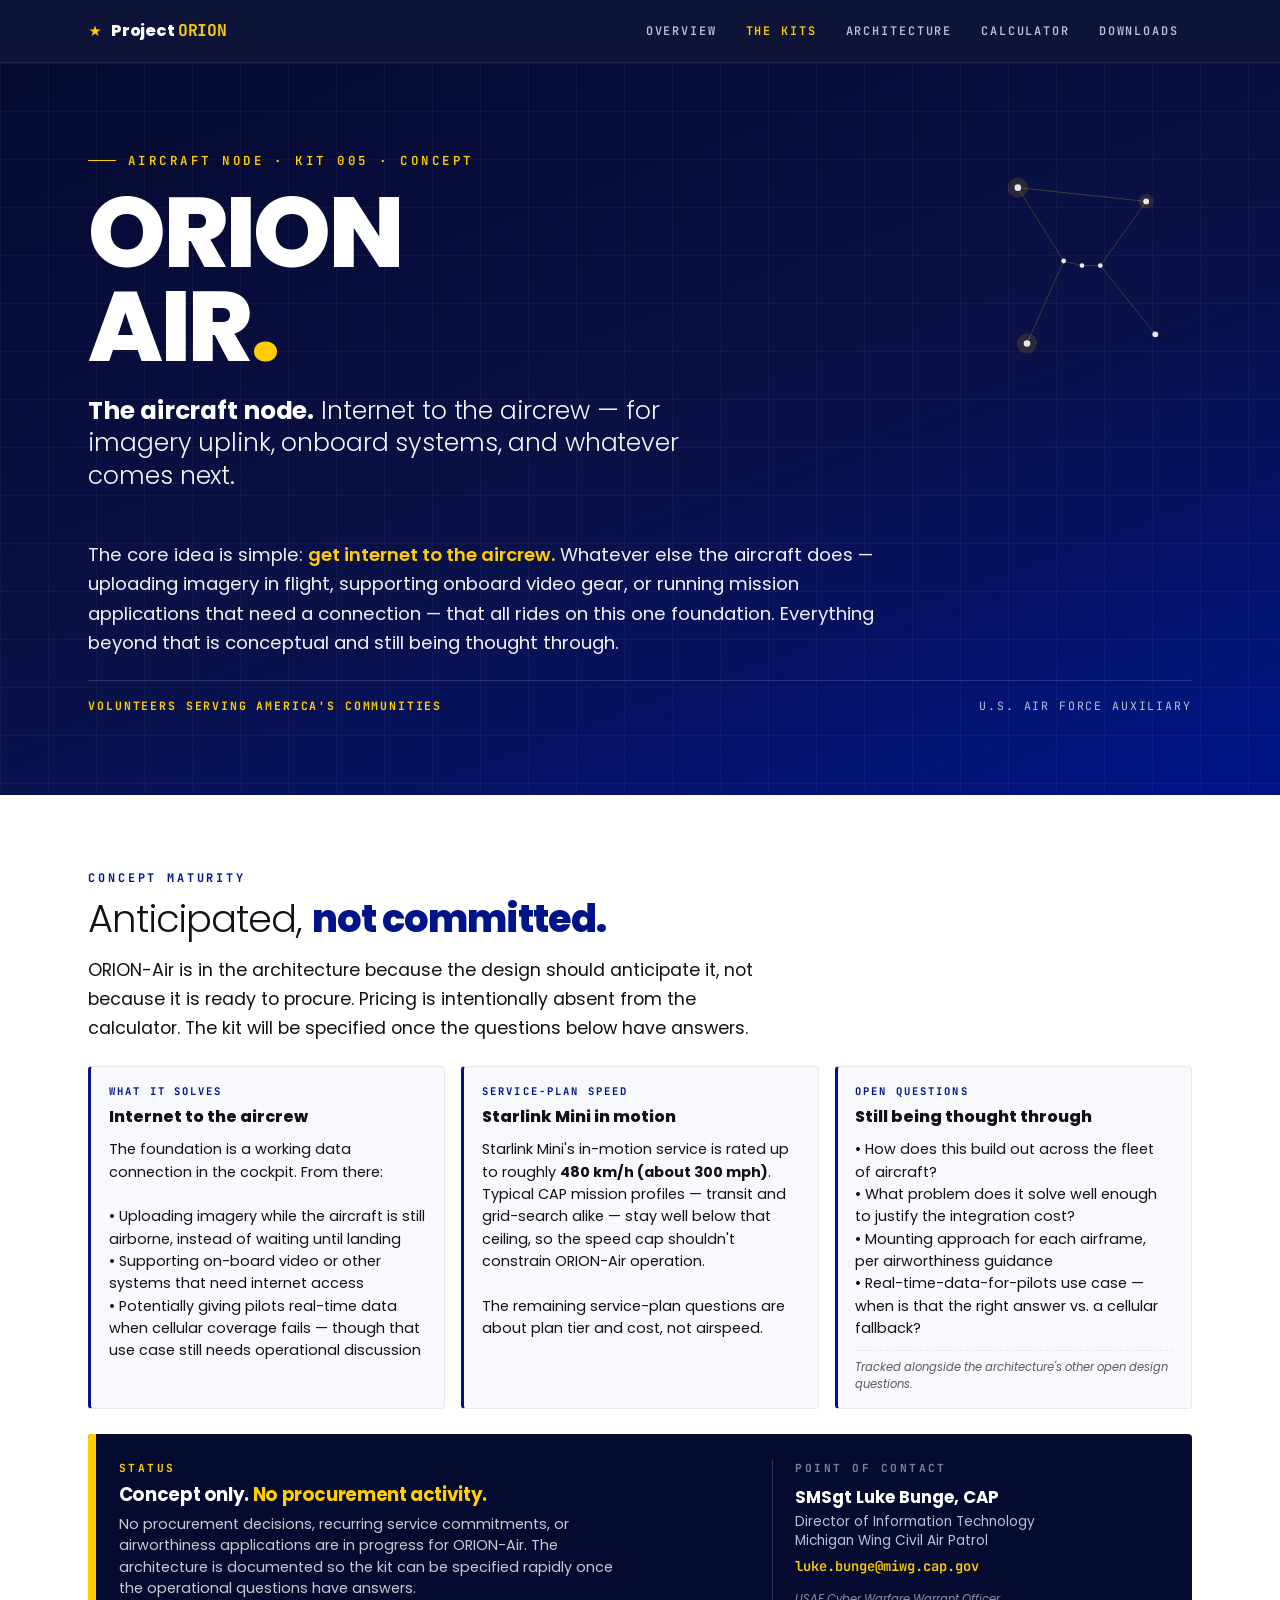
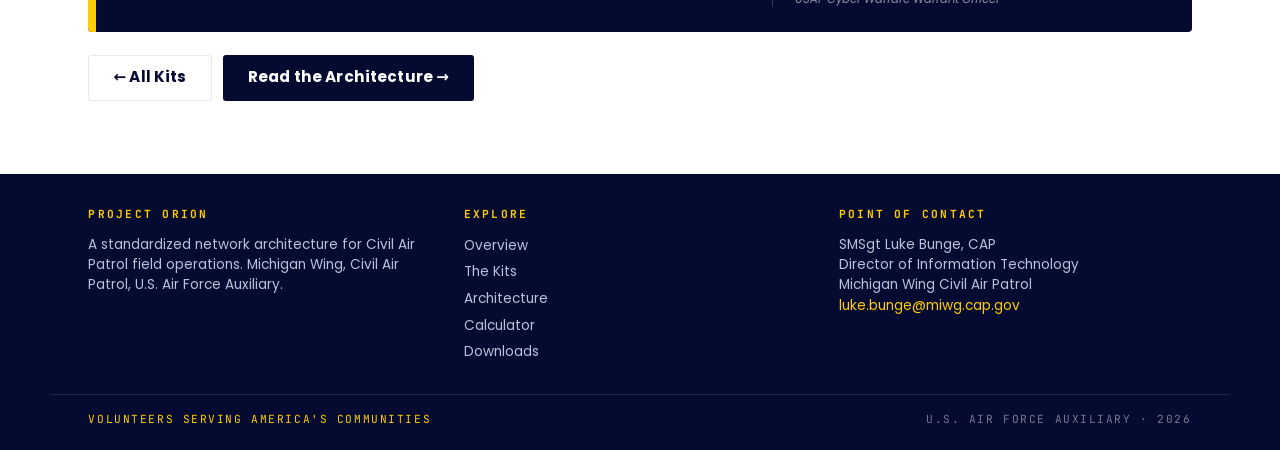
<file: kits/air.html>
<!DOCTYPE html>
<html lang="en">
<head>
<meta charset="UTF-8">
<meta name="viewport" content="width=device-width, initial-scale=1">
<link rel="icon" type="image/svg+xml" href="../assets/img/favicon.svg">
<title>ORION-Air (Kit 005) — Project ORION</title>
<meta name="description" content="The aircraft node. Internet to the aircrew — for imagery uplink, onboard systems, and live data. Concept.">
<link rel="canonical" href="https://cap-miwg.github.io/project-orion/kits/air.html">
<meta property="og:title" content="ORION-Air · Kit 005 · Concept">
<meta property="og:description" content="The aircraft node. Internet to the aircrew — for imagery uplink, onboard systems, and whatever comes next.">
<meta property="og:type" content="article">
<meta property="og:url" content="https://cap-miwg.github.io/project-orion/kits/air.html">
<meta property="og:image" content="https://cap-miwg.github.io/project-orion/assets/img/favicon.svg">
<meta name="twitter:card" content="summary">
<link rel="stylesheet" href="../assets/css/main.css">
</head>
<body>

<nav class="nav">
  <div class="nav-inner">
    <a href="../" class="nav-brand"><span class="star">★</span><span>Project <span class="mark">ORION</span></span></a>
    <button class="nav-toggle" aria-label="Toggle navigation" aria-expanded="false">Menu</button>
    <ul class="nav-links">
      <li><a href="../">Overview</a></li>
      <li><a href="./">The Kits</a></li>
      <li><a href="../architecture.html">Architecture</a></li>
      <li><a href="../calculator.html">Calculator</a></li>
      <li><a href="../downloads.html">Downloads</a></li>
    </ul>
  </div>
</nav>

<header class="hero">
  <div class="hero-inner">
    <div>
      <div class="hero-label">Aircraft Node · Kit 005 · Concept</div>
      <h1>ORION<br>AIR<span class="dot">.</span></h1>
      <p class="deck"><strong>The aircraft node.</strong> Internet to the aircrew — for imagery uplink, onboard systems, and whatever comes next.</p>
    </div>
    <svg class="hero-constellation" viewBox="0 0 240 240" aria-hidden="true">
      <g stroke="rgba(255,205,0,0.45)" stroke-width="0.6" fill="none"><line x1="50" y1="40" x2="190" y2="55"/><line x1="50" y1="40" x2="100" y2="120"/><line x1="190" y1="55" x2="140" y2="125"/><line x1="100" y1="120" x2="120" y2="125"/><line x1="120" y1="125" x2="140" y2="125"/><line x1="100" y1="120" x2="60" y2="210"/><line x1="140" y1="125" x2="200" y2="200"/></g>
      <g fill="rgba(255,205,0,0.15)"><circle cx="50" cy="40" r="11"/><circle cx="60" cy="210" r="11"/><circle cx="190" cy="55" r="8"/></g>
      <g fill="#fff"><circle cx="50" cy="40" r="3.6"/><circle cx="190" cy="55" r="3.2"/><circle cx="100" cy="120" r="2.6"/><circle cx="120" cy="125" r="2.6"/><circle cx="140" cy="125" r="2.6"/><circle cx="60" cy="210" r="3.6"/><circle cx="200" cy="200" r="3.2"/></g>
    </svg>
  </div>

  <div class="lead-band">
    <p>The core idea is simple: <strong>get internet to the aircrew.</strong> Whatever else the aircraft does — uploading imagery in flight, supporting onboard video gear, or running mission applications that need a connection — that all rides on this one foundation. Everything beyond that is conceptual and still being thought through.</p>
    <div class="signoff"><span class="left">Volunteers Serving America's Communities</span><span>U.S. Air Force Auxiliary</span></div>
  </div>
</header>

<section class="band">
  <div class="band-inner">
    <div class="kicker">Concept Maturity</div>
    <h2>Anticipated, <strong>not committed.</strong></h2>
    <p class="lead">ORION-Air is in the architecture because the design should anticipate it, not because it is ready to procure. Pricing is intentionally absent from the calculator. The kit will be specified once the questions below have answers.</p>

    <div class="opex-strip" style="margin-top: 1.4rem;">
      <div class="opex-card">
        <div class="kicker">What It Solves</div>
        <h4>Internet to the aircrew</h4>
        <div class="lines">
          The foundation is a working data connection in the cockpit. From there:<br><br>
          • Uploading imagery while the aircraft is still airborne, instead of waiting until landing<br>
          • Supporting on-board video or other systems that need internet access<br>
          • Potentially giving pilots real-time data when cellular coverage fails — though that use case still needs operational discussion
        </div>
      </div>
      <div class="opex-card">
        <div class="kicker">Service-Plan Speed</div>
        <h4>Starlink Mini in motion</h4>
        <div class="lines">
          Starlink Mini's in-motion service is rated up to roughly <strong>480 km/h (about 300 mph)</strong>. Typical CAP mission profiles — transit and grid-search alike — stay well below that ceiling, so the speed cap shouldn't constrain ORION-Air operation.<br><br>
          The remaining service-plan questions are about plan tier and cost, not airspeed.
        </div>
      </div>
      <div class="opex-card">
        <div class="kicker">Open Questions</div>
        <h4>Still being thought through</h4>
        <div class="lines">
          • How does this build out across the fleet of aircraft?<br>
          • What problem does it solve well enough to justify the integration cost?<br>
          • Mounting approach for each airframe, per airworthiness guidance<br>
          • Real-time-data-for-pilots use case — when is that the right answer vs. a cellular fallback?
        </div>
        <div class="note">Tracked alongside the architecture's other open design questions.</div>
      </div>
    </div>

    <div class="cta">
      <div class="pitch">
        <div class="kicker">Status</div>
        <h3>Concept only. <span class="alt">No procurement activity.</span></h3>
        <p>No procurement decisions, recurring service commitments, or airworthiness applications are in progress for ORION-Air. The architecture is documented so the kit can be specified rapidly once the operational questions have answers.</p>
      </div>
      <div class="card">
        <div class="kicker">Point of Contact</div>
        <div class="name">SMSgt Luke Bunge, CAP</div>
        <div class="role">Director of Information Technology<br>Michigan Wing Civil Air Patrol</div>
        <div class="em"><a href="mailto:luke.bunge@miwg.cap.gov">luke.bunge@miwg.cap.gov</a></div>
        <div class="cred">USAF Cyber Warfare Warrant Officer</div>
      </div>
    </div>

    <div class="btn-row">
      <a class="btn btn-light" href="./">← All Kits</a>
      <a class="btn btn-dark" href="../architecture.html">Read the Architecture →</a>
    </div>
  </div>
</section>

<footer class="site-footer">
  <div class="footer-inner">
    <div><h5>Project ORION</h5><p style="color: var(--silver); font-size: 0.85rem; line-height: 1.5;">A standardized network architecture for Civil Air Patrol field operations. Michigan Wing, Civil Air Patrol, U.S. Air Force Auxiliary.</p></div>
    <div><h5>Explore</h5><ul><li><a href="../">Overview</a></li><li><a href="./">The Kits</a></li><li><a href="../architecture.html">Architecture</a></li><li><a href="../calculator.html">Calculator</a></li><li><a href="../downloads.html">Downloads</a></li></ul></div>
    <div><h5>Point of Contact</h5><p style="color: var(--silver); font-size: 0.85rem; line-height: 1.5;">SMSgt Luke Bunge, CAP<br>Director of Information Technology<br>Michigan Wing Civil Air Patrol<br><a href="mailto:luke.bunge@miwg.cap.gov" style="color: var(--yellow);">luke.bunge@miwg.cap.gov</a></p></div>
  </div>
  <div class="footer-bottom"><span class="left">Volunteers Serving America's Communities</span><span>U.S. Air Force Auxiliary · 2026</span></div>
</footer>

<script src="../assets/js/nav.js"></script>
</body>
</html>
</file>
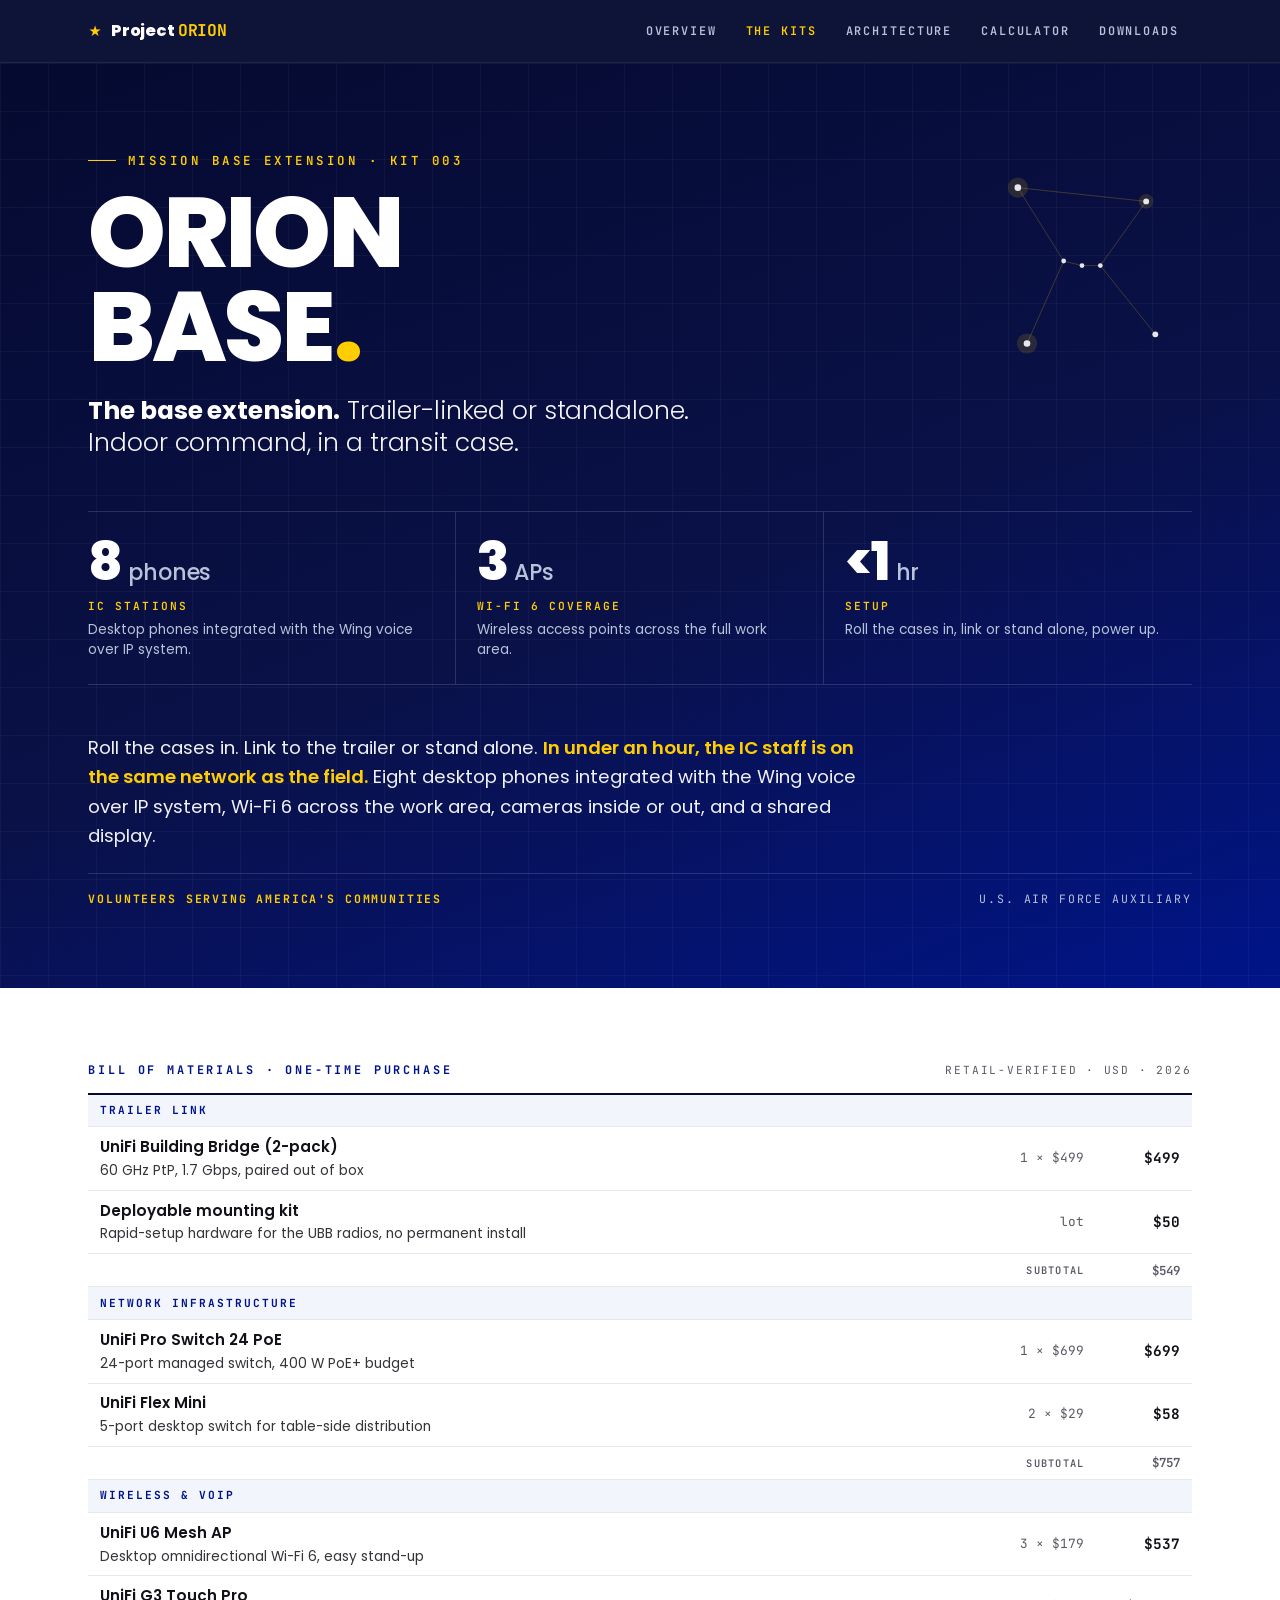
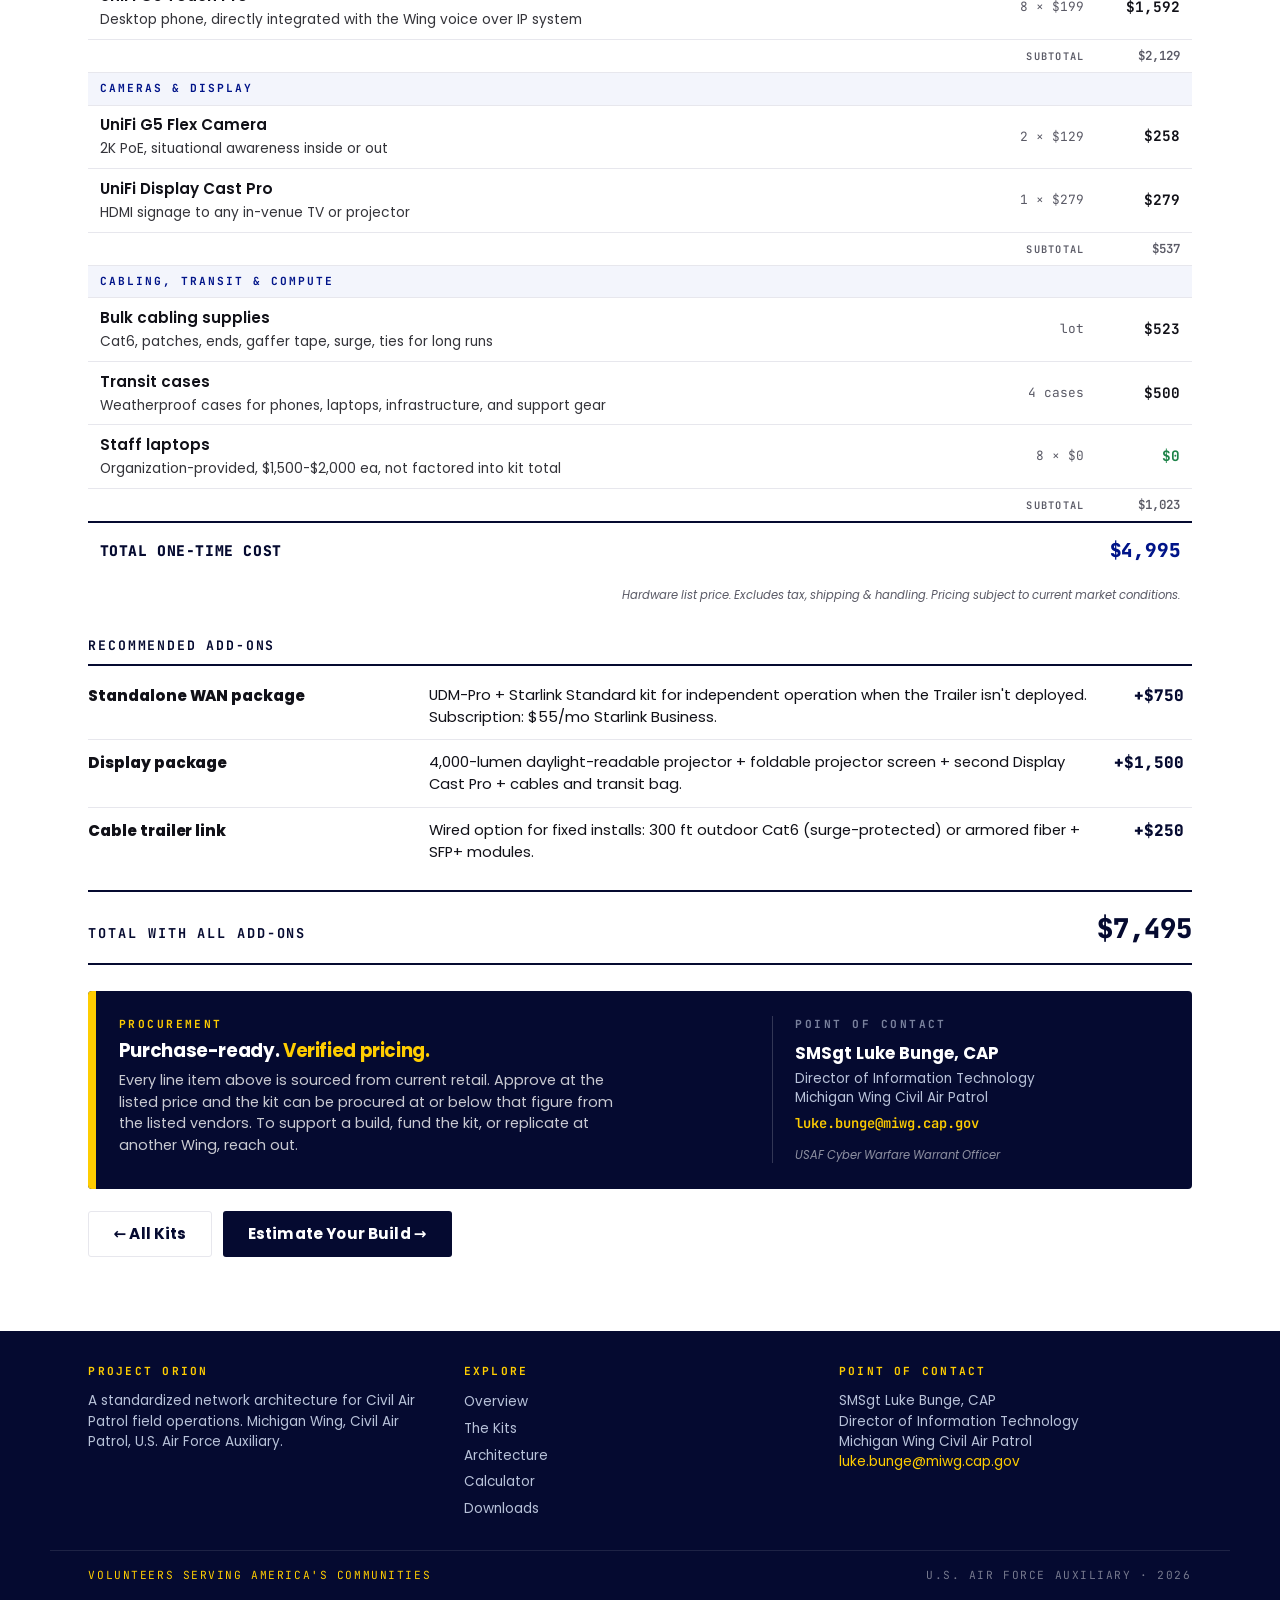
<file: kits/base.html>
<!DOCTYPE html>
<html lang="en">
<head>
<meta charset="UTF-8">
<meta name="viewport" content="width=device-width, initial-scale=1">
<link rel="icon" type="image/svg+xml" href="../assets/img/favicon.svg">
<title>ORION-Base (Kit 003) — Project ORION</title>
<meta name="description" content="The base extension. Trailer-linked or standalone. Indoor command, in a transit case.">
<link rel="canonical" href="https://cap-miwg.github.io/project-orion/kits/base.html">
<meta property="og:title" content="ORION-Base · Kit 003">
<meta property="og:description" content="The base extension. Trailer-linked or standalone. Indoor command, in a transit case.">
<meta property="og:type" content="article">
<meta property="og:url" content="https://cap-miwg.github.io/project-orion/kits/base.html">
<meta property="og:image" content="https://cap-miwg.github.io/project-orion/assets/img/favicon.svg">
<meta name="twitter:card" content="summary">
<link rel="stylesheet" href="../assets/css/main.css">
</head>
<body>

<nav class="nav">
  <div class="nav-inner">
    <a href="../" class="nav-brand"><span class="star">★</span><span>Project <span class="mark">ORION</span></span></a>
    <button class="nav-toggle" aria-label="Toggle navigation" aria-expanded="false">Menu</button>
    <ul class="nav-links">
      <li><a href="../">Overview</a></li>
      <li><a href="./">The Kits</a></li>
      <li><a href="../architecture.html">Architecture</a></li>
      <li><a href="../calculator.html">Calculator</a></li>
      <li><a href="../downloads.html">Downloads</a></li>
    </ul>
  </div>
</nav>

<header class="hero">
  <div class="hero-inner">
    <div>
      <div class="hero-label">Mission Base Extension · Kit 003</div>
      <h1>ORION<br>BASE<span class="dot">.</span></h1>
      <p class="deck"><strong>The base extension.</strong> Trailer-linked or standalone. Indoor command, in a transit case.</p>
    </div>
    <svg class="hero-constellation" viewBox="0 0 240 240" aria-hidden="true">
      <g stroke="rgba(255,205,0,0.45)" stroke-width="0.6" fill="none"><line x1="50" y1="40" x2="190" y2="55"/><line x1="50" y1="40" x2="100" y2="120"/><line x1="190" y1="55" x2="140" y2="125"/><line x1="100" y1="120" x2="120" y2="125"/><line x1="120" y1="125" x2="140" y2="125"/><line x1="100" y1="120" x2="60" y2="210"/><line x1="140" y1="125" x2="200" y2="200"/></g>
      <g fill="rgba(255,205,0,0.15)"><circle cx="50" cy="40" r="11"/><circle cx="60" cy="210" r="11"/><circle cx="190" cy="55" r="8"/></g>
      <g fill="#fff"><circle cx="50" cy="40" r="3.6"/><circle cx="190" cy="55" r="3.2"/><circle cx="100" cy="120" r="2.6"/><circle cx="120" cy="125" r="2.6"/><circle cx="140" cy="125" r="2.6"/><circle cx="60" cy="210" r="3.6"/><circle cx="200" cy="200" r="3.2"/></g>
    </svg>
  </div>

  <div class="metrics">
    <div class="metrics-grid">
      <div class="metric"><div class="num">8 <span class="unit">phones</span></div><div class="label">IC Stations</div><div class="desc">Desktop phones integrated with the Wing voice over IP system.</div></div>
      <div class="metric"><div class="num">3 <span class="unit">APs</span></div><div class="label">Wi-Fi 6 Coverage</div><div class="desc">Wireless access points across the full work area.</div></div>
      <div class="metric"><div class="num">&lt;1 <span class="unit">hr</span></div><div class="label">Setup</div><div class="desc">Roll the cases in, link or stand alone, power up.</div></div>
    </div>
  </div>

  <div class="lead-band">
    <p>Roll the cases in. Link to the trailer or stand alone. <strong>In under an hour, the IC staff is on the same network as the field.</strong> Eight desktop phones integrated with the Wing voice over IP system, Wi-Fi 6 across the work area, cameras inside or out, and a shared display.</p>
    <div class="signoff"><span class="left">Volunteers Serving America's Communities</span><span>U.S. Air Force Auxiliary</span></div>
  </div>
</header>

<section class="band">
  <div class="band-inner">
    <div class="bom-section">
      <div class="bom-head">
        <div class="kicker">Bill of Materials · One-Time Purchase</div>
        <div class="meta">Retail-verified · USD · 2026</div>
      </div>
      <div class="bom-table-wrap">
      <table class="bom-table">
        <tr class="cat-row"><td colspan="3">Trailer Link</td></tr>
        <tr class="item-row"><td class="name">UniFi Building Bridge (2-pack)<span class="fn-inline">60 GHz PtP, 1.7 Gbps, paired out of box</span></td><td class="qty">1 × $499</td><td class="total">$499</td></tr>
        <tr class="item-row"><td class="name">Deployable mounting kit<span class="fn-inline">Rapid-setup hardware for the UBB radios, no permanent install</span></td><td class="qty">lot</td><td class="total">$50</td></tr>
        <tr class="subtotal-row"><td colspan="2" class="stl">Subtotal</td><td>$549</td></tr>

        <tr class="cat-row"><td colspan="3">Network Infrastructure</td></tr>
        <tr class="item-row"><td class="name">UniFi Pro Switch 24 PoE<span class="fn-inline">24-port managed switch, 400 W PoE+ budget</span></td><td class="qty">1 × $699</td><td class="total">$699</td></tr>
        <tr class="item-row"><td class="name">UniFi Flex Mini<span class="fn-inline">5-port desktop switch for table-side distribution</span></td><td class="qty">2 × $29</td><td class="total">$58</td></tr>
        <tr class="subtotal-row"><td colspan="2" class="stl">Subtotal</td><td>$757</td></tr>

        <tr class="cat-row"><td colspan="3">Wireless &amp; VoIP</td></tr>
        <tr class="item-row"><td class="name">UniFi U6 Mesh AP<span class="fn-inline">Desktop omnidirectional Wi-Fi 6, easy stand-up</span></td><td class="qty">3 × $179</td><td class="total">$537</td></tr>
        <tr class="item-row"><td class="name">UniFi G3 Touch Pro<span class="fn-inline">Desktop phone, directly integrated with the Wing voice over IP system</span></td><td class="qty">8 × $199</td><td class="total">$1,592</td></tr>
        <tr class="subtotal-row"><td colspan="2" class="stl">Subtotal</td><td>$2,129</td></tr>

        <tr class="cat-row"><td colspan="3">Cameras &amp; Display</td></tr>
        <tr class="item-row"><td class="name">UniFi G5 Flex Camera<span class="fn-inline">2K PoE, situational awareness inside or out</span></td><td class="qty">2 × $129</td><td class="total">$258</td></tr>
        <tr class="item-row"><td class="name">UniFi Display Cast Pro<span class="fn-inline">HDMI signage to any in-venue TV or projector</span></td><td class="qty">1 × $279</td><td class="total">$279</td></tr>
        <tr class="subtotal-row"><td colspan="2" class="stl">Subtotal</td><td>$537</td></tr>

        <tr class="cat-row"><td colspan="3">Cabling, Transit &amp; Compute</td></tr>
        <tr class="item-row"><td class="name">Bulk cabling supplies<span class="fn-inline">Cat6, patches, ends, gaffer tape, surge, ties for long runs</span></td><td class="qty">lot</td><td class="total">$523</td></tr>
        <tr class="item-row"><td class="name">Transit cases<span class="fn-inline">Weatherproof cases for phones, laptops, infrastructure, and support gear</span></td><td class="qty">4 cases</td><td class="total">$500</td></tr>
        <tr class="item-row repurposed"><td class="name">Staff laptops<span class="fn-inline">Organization-provided, $1,500-$2,000 ea, not factored into kit total</span></td><td class="qty">8 × $0</td><td class="total">$0</td></tr>
        <tr class="subtotal-row"><td colspan="2" class="stl">Subtotal</td><td>$1,023</td></tr>

        <tr class="total-row"><td colspan="2" class="total-label">TOTAL ONE-TIME COST</td><td class="total-value">$4,995</td></tr>
        <tr class="total-note-row"><td colspan="3">Hardware list price. Excludes tax, shipping &amp; handling. Pricing subject to current market conditions.</td></tr>
      </table>
      </div>
    </div>

    <div class="addons-section">
      <div class="addons-head"><div class="kicker">Recommended Add-Ons</div></div>
      <table class="addons-table">
        <tr><td class="addon-name">Standalone WAN package</td><td class="addon-desc">UDM-Pro + Starlink Standard kit for independent operation when the Trailer isn't deployed. Subscription: $55/mo Starlink Business.</td><td class="addon-price">+$750</td></tr>
        <tr><td class="addon-name">Display package</td><td class="addon-desc">4,000-lumen daylight-readable projector + foldable projector screen + second Display Cast Pro + cables and transit bag.</td><td class="addon-price">+$1,500</td></tr>
        <tr><td class="addon-name">Cable trailer link</td><td class="addon-desc">Wired option for fixed installs: 300 ft outdoor Cat6 (surge-protected) or armored fiber + SFP+ modules.</td><td class="addon-price">+$250</td></tr>
      </table>
    </div>

    <div class="addons-grand-total">
      <div class="label">Total with all add-ons</div>
      <div class="value">$7,495</div>
    </div>

    <div class="cta">
      <div class="pitch">
        <div class="kicker">Procurement</div>
        <h3>Purchase-ready. <span class="alt">Verified pricing.</span></h3>
        <p>Every line item above is sourced from current retail. Approve at the listed price and the kit can be procured at or below that figure from the listed vendors. To support a build, fund the kit, or replicate at another Wing, reach out.</p>
      </div>
      <div class="card">
        <div class="kicker">Point of Contact</div>
        <div class="name">SMSgt Luke Bunge, CAP</div>
        <div class="role">Director of Information Technology<br>Michigan Wing Civil Air Patrol</div>
        <div class="em"><a href="mailto:luke.bunge@miwg.cap.gov">luke.bunge@miwg.cap.gov</a></div>
        <div class="cred">USAF Cyber Warfare Warrant Officer</div>
      </div>
    </div>

    <div class="btn-row">
      <a class="btn btn-light" href="./">← All Kits</a>
      <a class="btn btn-dark" href="../calculator.html">Estimate Your Build →</a>
    </div>
  </div>
</section>

<footer class="site-footer">
  <div class="footer-inner">
    <div><h5>Project ORION</h5><p style="color: var(--silver); font-size: 0.85rem; line-height: 1.5;">A standardized network architecture for Civil Air Patrol field operations. Michigan Wing, Civil Air Patrol, U.S. Air Force Auxiliary.</p></div>
    <div><h5>Explore</h5><ul><li><a href="../">Overview</a></li><li><a href="./">The Kits</a></li><li><a href="../architecture.html">Architecture</a></li><li><a href="../calculator.html">Calculator</a></li><li><a href="../downloads.html">Downloads</a></li></ul></div>
    <div><h5>Point of Contact</h5><p style="color: var(--silver); font-size: 0.85rem; line-height: 1.5;">SMSgt Luke Bunge, CAP<br>Director of Information Technology<br>Michigan Wing Civil Air Patrol<br><a href="mailto:luke.bunge@miwg.cap.gov" style="color: var(--yellow);">luke.bunge@miwg.cap.gov</a></p></div>
  </div>
  <div class="footer-bottom"><span class="left">Volunteers Serving America's Communities</span><span>U.S. Air Force Auxiliary · 2026</span></div>
</footer>

<script src="../assets/js/nav.js"></script>
</body>
</html>
</file>
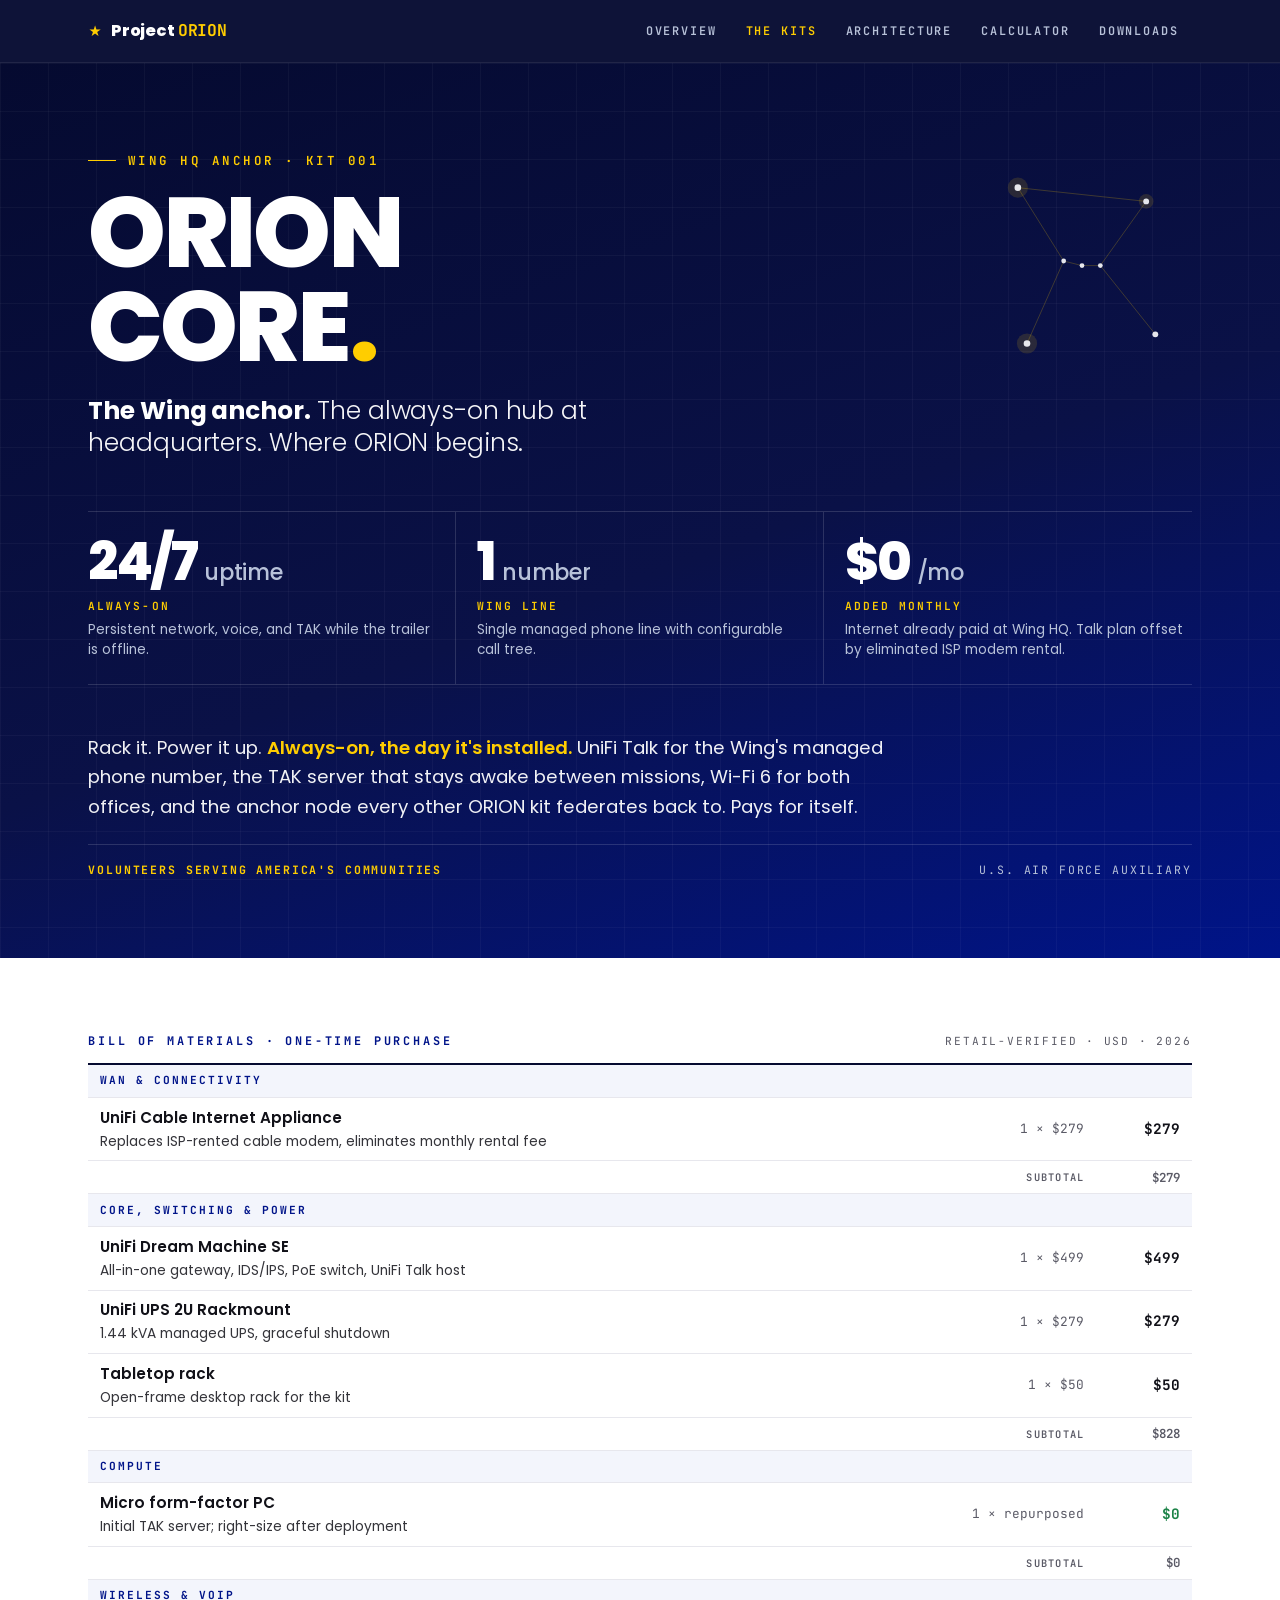
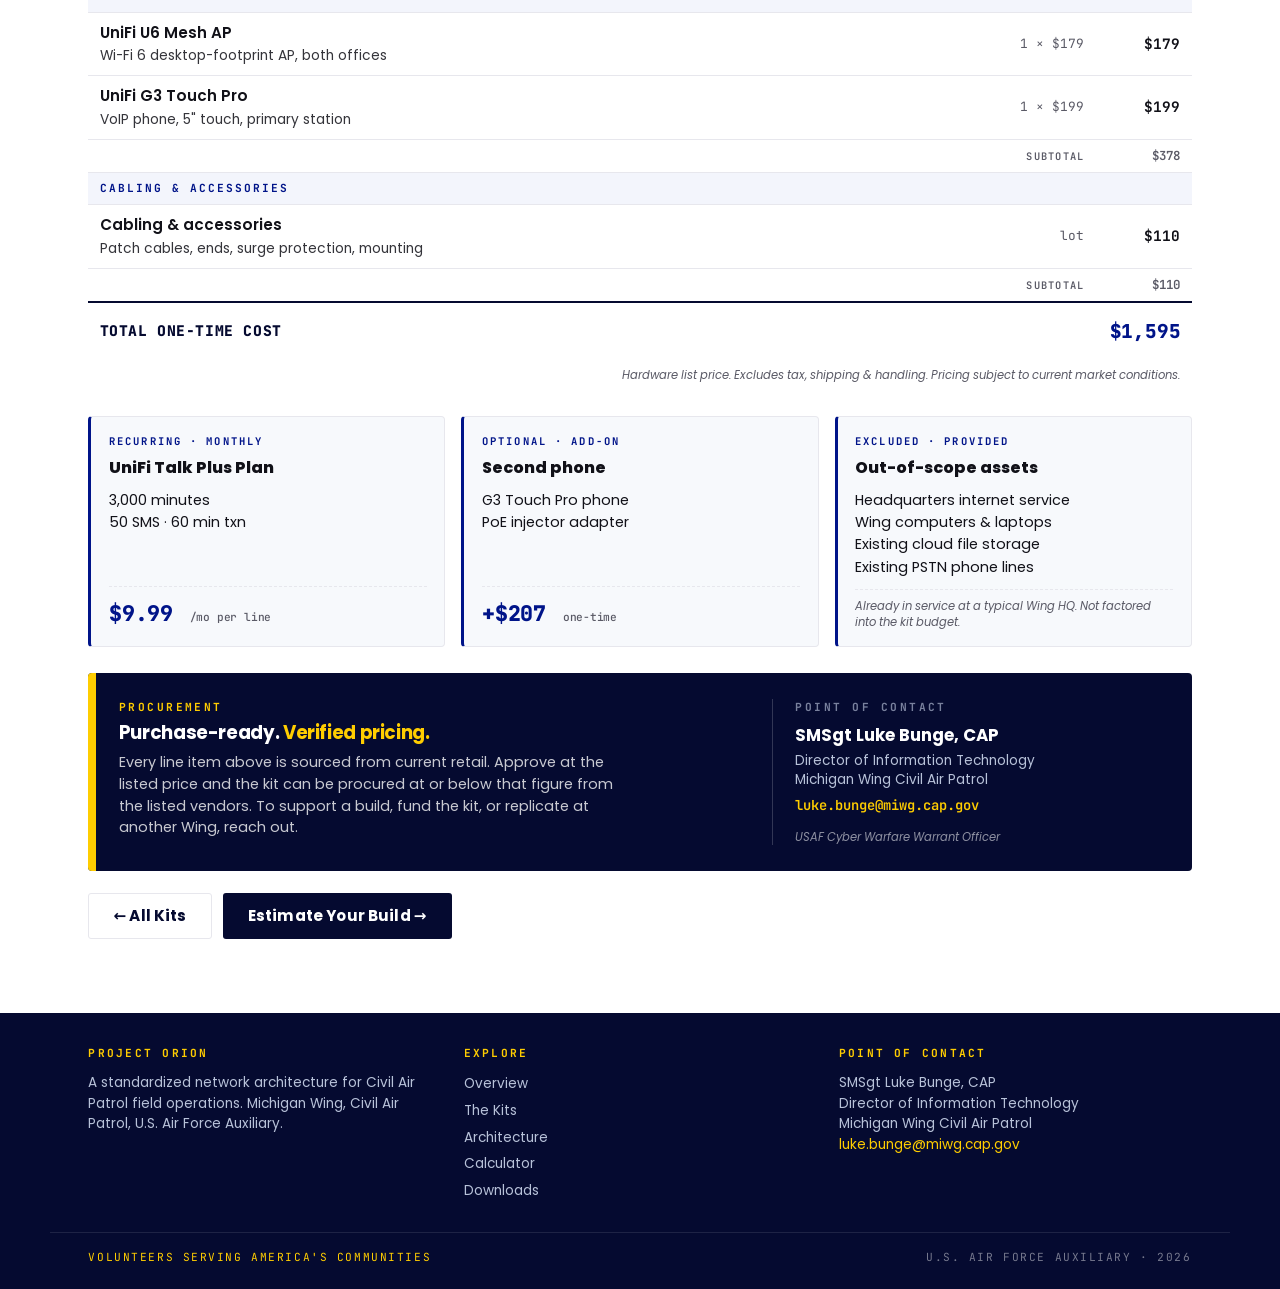
<file: kits/core.html>
<!DOCTYPE html>
<html lang="en">
<head>
<meta charset="UTF-8">
<meta name="viewport" content="width=device-width, initial-scale=1">
<link rel="icon" type="image/svg+xml" href="../assets/img/favicon.svg">
<title>ORION-Core (Kit 001) — Project ORION</title>
<meta name="description" content="The Wing HQ anchor. Always-on UniFi controller, voice system, and TAK home base.">
<link rel="canonical" href="https://cap-miwg.github.io/project-orion/kits/core.html">
<meta property="og:title" content="ORION-Core · Kit 001">
<meta property="og:description" content="The Wing HQ anchor. Always-on UniFi controller, voice system, and TAK home base.">
<meta property="og:type" content="article">
<meta property="og:url" content="https://cap-miwg.github.io/project-orion/kits/core.html">
<meta property="og:image" content="https://cap-miwg.github.io/project-orion/assets/img/favicon.svg">
<meta name="twitter:card" content="summary">
<link rel="stylesheet" href="../assets/css/main.css">
</head>
<body>

<nav class="nav">
  <div class="nav-inner">
    <a href="../" class="nav-brand"><span class="star">★</span><span>Project <span class="mark">ORION</span></span></a>
    <button class="nav-toggle" aria-label="Toggle navigation" aria-expanded="false">Menu</button>
    <ul class="nav-links">
      <li><a href="../">Overview</a></li>
      <li><a href="./">The Kits</a></li>
      <li><a href="../architecture.html">Architecture</a></li>
      <li><a href="../calculator.html">Calculator</a></li>
      <li><a href="../downloads.html">Downloads</a></li>
    </ul>
  </div>
</nav>

<header class="hero">
  <div class="hero-inner">
    <div>
      <div class="hero-label">Wing HQ Anchor · Kit 001</div>
      <h1>ORION<br>CORE<span class="dot">.</span></h1>
      <p class="deck"><strong>The Wing anchor.</strong> The always-on hub at headquarters. Where ORION begins.</p>
    </div>
    <svg class="hero-constellation" viewBox="0 0 240 240" xmlns="http://www.w3.org/2000/svg" aria-hidden="true">
      <g stroke="rgba(255, 205, 0, 0.45)" stroke-width="0.6" fill="none"><line x1="50" y1="40" x2="190" y2="55"/><line x1="50" y1="40" x2="100" y2="120"/><line x1="190" y1="55" x2="140" y2="125"/><line x1="100" y1="120" x2="120" y2="125"/><line x1="120" y1="125" x2="140" y2="125"/><line x1="100" y1="120" x2="60" y2="210"/><line x1="140" y1="125" x2="200" y2="200"/></g>
      <g fill="rgba(255,205,0,0.15)"><circle cx="50" cy="40" r="11"/><circle cx="60" cy="210" r="11"/><circle cx="190" cy="55" r="8"/></g>
      <g fill="#fff"><circle cx="50" cy="40" r="3.6"/><circle cx="190" cy="55" r="3.2"/><circle cx="100" cy="120" r="2.6"/><circle cx="120" cy="125" r="2.6"/><circle cx="140" cy="125" r="2.6"/><circle cx="60" cy="210" r="3.6"/><circle cx="200" cy="200" r="3.2"/></g>
    </svg>
  </div>

  <div class="metrics">
    <div class="metrics-grid">
      <div class="metric">
        <div class="num">24/7 <span class="unit">uptime</span></div>
        <div class="label">Always-On</div>
        <div class="desc">Persistent network, voice, and TAK while the trailer is offline.</div>
      </div>
      <div class="metric">
        <div class="num">1 <span class="unit">number</span></div>
        <div class="label">Wing Line</div>
        <div class="desc">Single managed phone line with configurable call tree.</div>
      </div>
      <div class="metric">
        <div class="num">$0 <span class="unit">/mo</span></div>
        <div class="label">Added Monthly</div>
        <div class="desc">Internet already paid at Wing HQ. Talk plan offset by eliminated ISP modem rental.</div>
      </div>
    </div>
  </div>

  <div class="lead-band">
    <p>Rack it. Power it up. <strong>Always-on, the day it's installed.</strong> UniFi Talk for the Wing's managed phone number, the TAK server that stays awake between missions, Wi-Fi 6 for both offices, and the anchor node every other ORION kit federates back to. Pays for itself.</p>
    <div class="signoff">
      <span class="left">Volunteers Serving America's Communities</span>
      <span>U.S. Air Force Auxiliary</span>
    </div>
  </div>
</header>

<section class="band">
  <div class="band-inner">
    <div class="bom-section">
      <div class="bom-head">
        <div class="kicker">Bill of Materials · One-Time Purchase</div>
        <div class="meta">Retail-verified · USD · 2026</div>
      </div>
      <div class="bom-table-wrap">
      <table class="bom-table">
        <tr class="cat-row"><td colspan="3">WAN &amp; Connectivity</td></tr>
        <tr class="item-row">
          <td class="name">UniFi Cable Internet Appliance<span class="fn-inline">Replaces ISP-rented cable modem, eliminates monthly rental fee</span></td>
          <td class="qty">1 × $279</td><td class="total">$279</td>
        </tr>
        <tr class="subtotal-row"><td colspan="2" class="stl">Subtotal</td><td>$279</td></tr>

        <tr class="cat-row"><td colspan="3">Core, Switching &amp; Power</td></tr>
        <tr class="item-row">
          <td class="name">UniFi Dream Machine SE<span class="fn-inline">All-in-one gateway, IDS/IPS, PoE switch, UniFi Talk host</span></td>
          <td class="qty">1 × $499</td><td class="total">$499</td>
        </tr>
        <tr class="item-row">
          <td class="name">UniFi UPS 2U Rackmount<span class="fn-inline">1.44 kVA managed UPS, graceful shutdown</span></td>
          <td class="qty">1 × $279</td><td class="total">$279</td>
        </tr>
        <tr class="item-row">
          <td class="name">Tabletop rack<span class="fn-inline">Open-frame desktop rack for the kit</span></td>
          <td class="qty">1 × $50</td><td class="total">$50</td>
        </tr>
        <tr class="subtotal-row"><td colspan="2" class="stl">Subtotal</td><td>$828</td></tr>

        <tr class="cat-row"><td colspan="3">Compute</td></tr>
        <tr class="item-row repurposed">
          <td class="name">Micro form-factor PC<span class="fn-inline">Initial TAK server; right-size after deployment</span></td>
          <td class="qty">1 × repurposed</td><td class="total">$0</td>
        </tr>
        <tr class="subtotal-row"><td colspan="2" class="stl">Subtotal</td><td>$0</td></tr>

        <tr class="cat-row"><td colspan="3">Wireless &amp; VoIP</td></tr>
        <tr class="item-row">
          <td class="name">UniFi U6 Mesh AP<span class="fn-inline">Wi-Fi 6 desktop-footprint AP, both offices</span></td>
          <td class="qty">1 × $179</td><td class="total">$179</td>
        </tr>
        <tr class="item-row">
          <td class="name">UniFi G3 Touch Pro<span class="fn-inline">VoIP phone, 5" touch, primary station</span></td>
          <td class="qty">1 × $199</td><td class="total">$199</td>
        </tr>
        <tr class="subtotal-row"><td colspan="2" class="stl">Subtotal</td><td>$378</td></tr>

        <tr class="cat-row"><td colspan="3">Cabling &amp; Accessories</td></tr>
        <tr class="item-row">
          <td class="name">Cabling &amp; accessories<span class="fn-inline">Patch cables, ends, surge protection, mounting</span></td>
          <td class="qty">lot</td><td class="total">$110</td>
        </tr>
        <tr class="subtotal-row"><td colspan="2" class="stl">Subtotal</td><td>$110</td></tr>

        <tr class="total-row">
          <td colspan="2" class="total-label">TOTAL ONE-TIME COST</td>
          <td class="total-value">$1,595</td>
        </tr>
        <tr class="total-note-row">
          <td colspan="3">Hardware list price. Excludes tax, shipping &amp; handling. Pricing subject to current market conditions.</td>
        </tr>
      </table>
      </div>
    </div>

    <div class="opex-strip">
      <div class="opex-card">
        <div class="kicker">Recurring · Monthly</div>
        <h4>UniFi Talk Plus Plan</h4>
        <div class="lines">3,000 minutes<br>50 SMS · 60 min txn</div>
        <div class="price-feature">$9.99 <span class="price-suffix">/mo per line</span></div>
      </div>
      <div class="opex-card">
        <div class="kicker">Optional · Add-On</div>
        <h4>Second phone</h4>
        <div class="lines">G3 Touch Pro phone<br>PoE injector adapter</div>
        <div class="price-feature">+$207 <span class="price-suffix">one-time</span></div>
      </div>
      <div class="opex-card">
        <div class="kicker">Excluded · Provided</div>
        <h4>Out-of-scope assets</h4>
        <div class="lines">Headquarters internet service<br>Wing computers &amp; laptops<br>Existing cloud file storage<br>Existing PSTN phone lines</div>
        <div class="note">Already in service at a typical Wing HQ. Not factored into the kit budget.</div>
      </div>
    </div>

    <div class="cta">
      <div class="pitch">
        <div class="kicker">Procurement</div>
        <h3>Purchase-ready. <span class="alt">Verified pricing.</span></h3>
        <p>Every line item above is sourced from current retail. Approve at the listed price and the kit can be procured at or below that figure from the listed vendors. To support a build, fund the kit, or replicate at another Wing, reach out.</p>
      </div>
      <div class="card">
        <div class="kicker">Point of Contact</div>
        <div class="name">SMSgt Luke Bunge, CAP</div>
        <div class="role">Director of Information Technology<br>Michigan Wing Civil Air Patrol</div>
        <div class="em"><a href="mailto:luke.bunge@miwg.cap.gov">luke.bunge@miwg.cap.gov</a></div>
        <div class="cred">USAF Cyber Warfare Warrant Officer</div>
      </div>
    </div>

    <div class="btn-row">
      <a class="btn btn-light" href="./">← All Kits</a>
      <a class="btn btn-dark" href="../calculator.html">Estimate Your Build →</a>
    </div>
  </div>
</section>

<footer class="site-footer">
  <div class="footer-inner">
    <div><h5>Project ORION</h5><p style="color: var(--silver); font-size: 0.85rem; line-height: 1.5;">A standardized network architecture for Civil Air Patrol field operations. Michigan Wing, Civil Air Patrol, U.S. Air Force Auxiliary.</p></div>
    <div><h5>Explore</h5><ul><li><a href="../">Overview</a></li><li><a href="./">The Kits</a></li><li><a href="../architecture.html">Architecture</a></li><li><a href="../calculator.html">Calculator</a></li><li><a href="../downloads.html">Downloads</a></li></ul></div>
    <div><h5>Point of Contact</h5><p style="color: var(--silver); font-size: 0.85rem; line-height: 1.5;">SMSgt Luke Bunge, CAP<br>Director of Information Technology<br>Michigan Wing Civil Air Patrol<br><a href="mailto:luke.bunge@miwg.cap.gov" style="color: var(--yellow);">luke.bunge@miwg.cap.gov</a></p></div>
  </div>
  <div class="footer-bottom"><span class="left">Volunteers Serving America's Communities</span><span>U.S. Air Force Auxiliary · 2026</span></div>
</footer>

<script src="../assets/js/nav.js"></script>
</body>
</html>
</file>
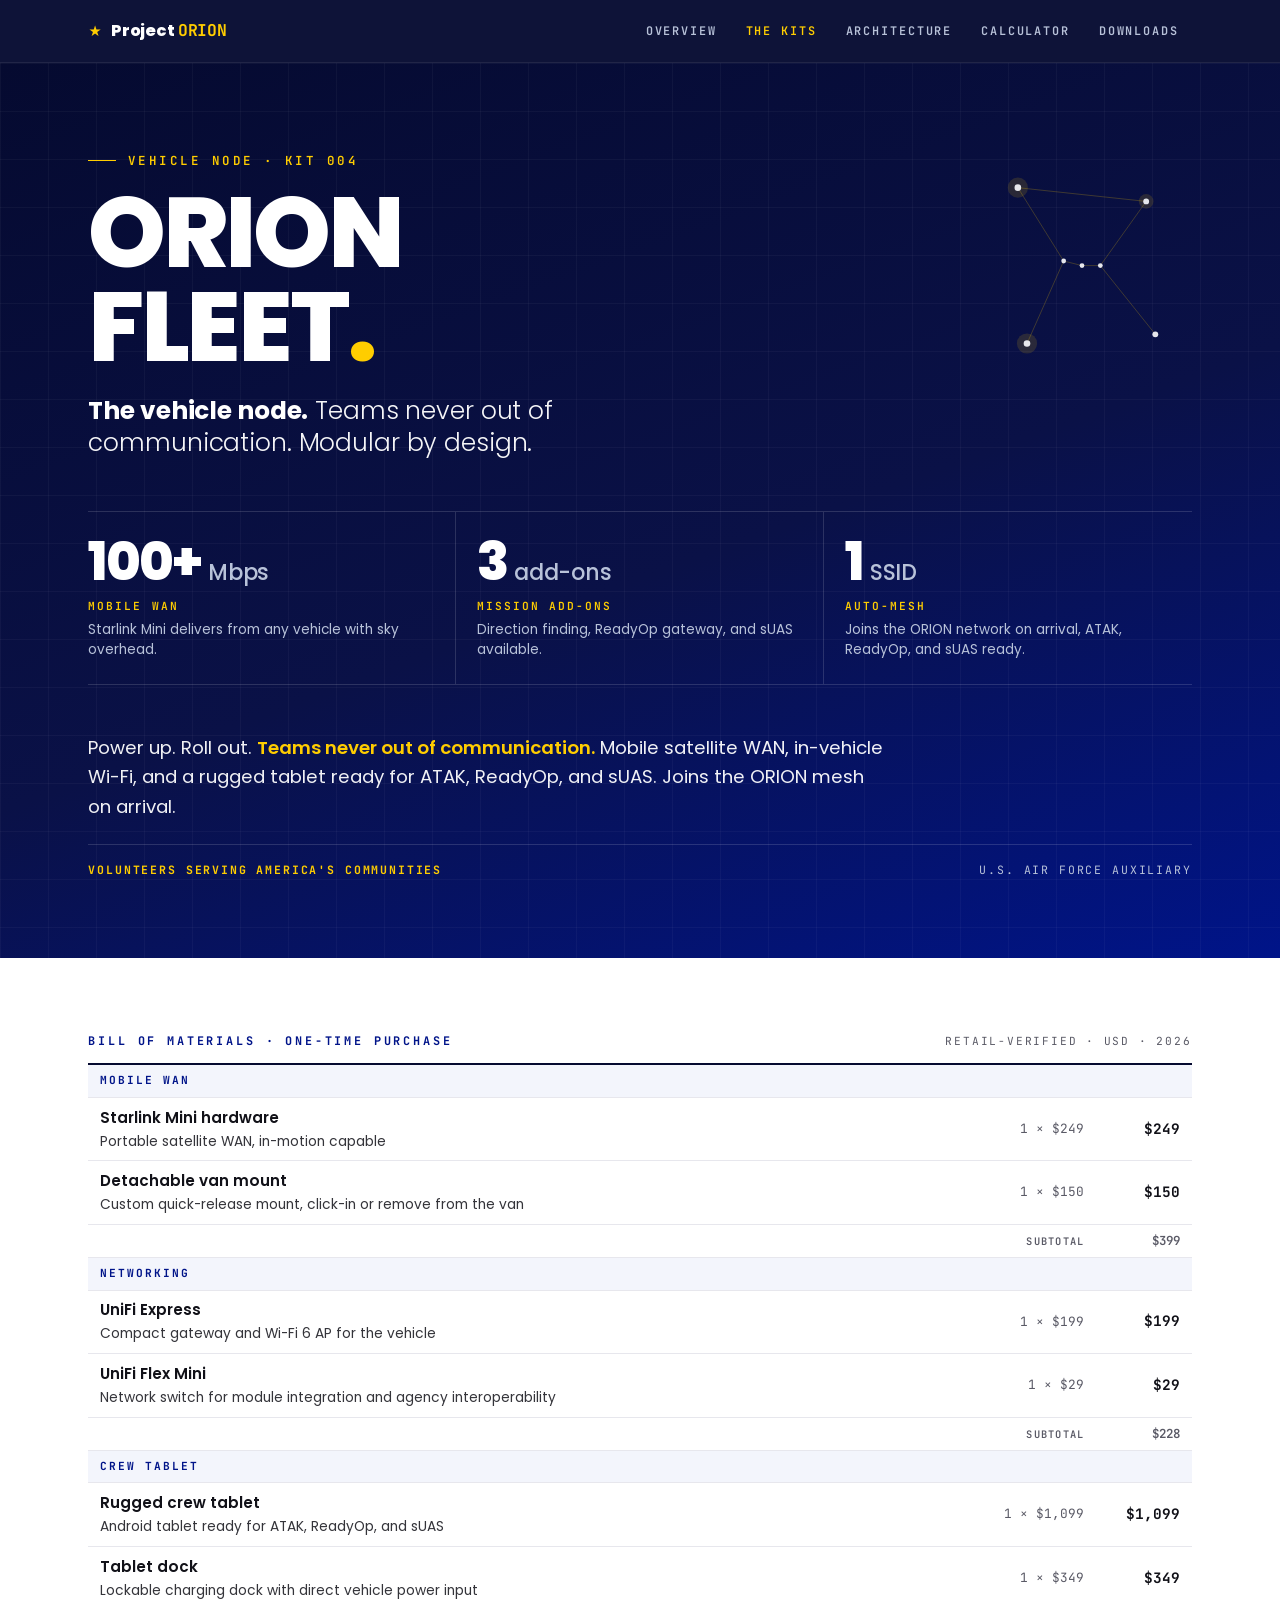
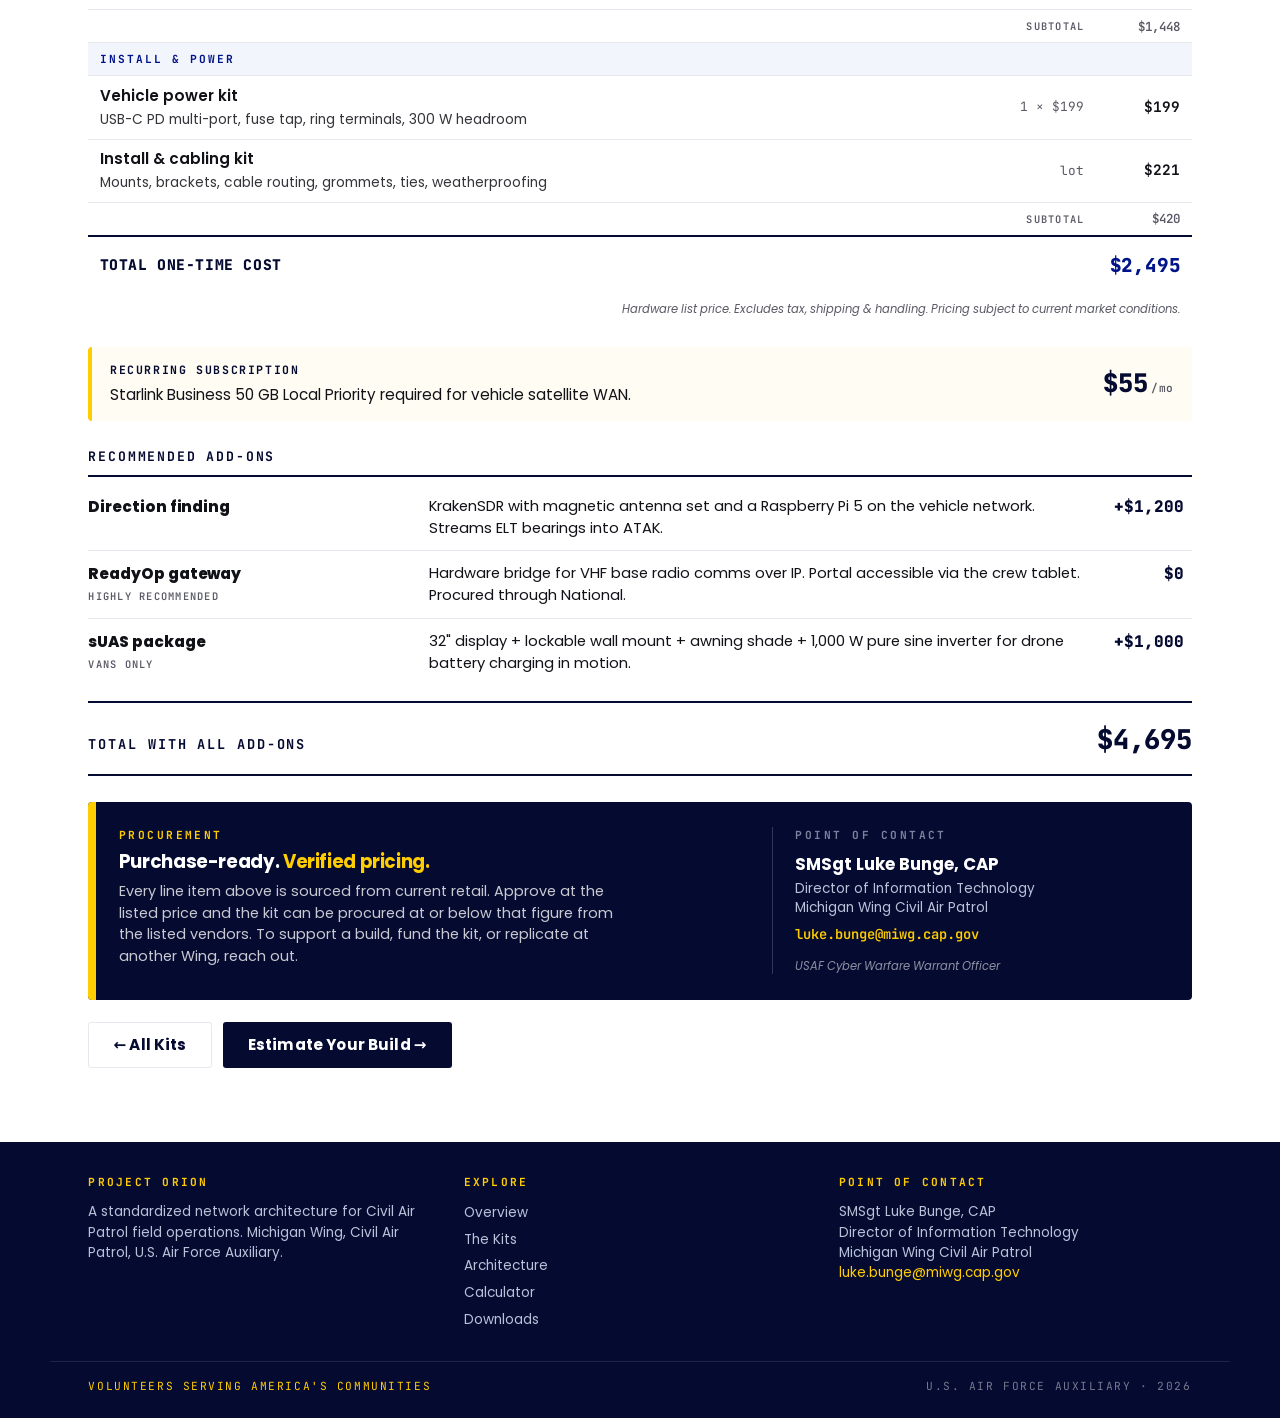
<file: kits/fleet.html>
<!DOCTYPE html>
<html lang="en">
<head>
<meta charset="UTF-8">
<meta name="viewport" content="width=device-width, initial-scale=1">
<link rel="icon" type="image/svg+xml" href="../assets/img/favicon.svg">
<title>ORION-Fleet (Kit 004) — Project ORION</title>
<meta name="description" content="The vehicle node. Teams never out of communication. Modular by design.">
<link rel="canonical" href="https://cap-miwg.github.io/project-orion/kits/fleet.html">
<meta property="og:title" content="ORION-Fleet · Kit 004">
<meta property="og:description" content="The vehicle node. Teams never out of communication. Modular by design.">
<meta property="og:type" content="article">
<meta property="og:url" content="https://cap-miwg.github.io/project-orion/kits/fleet.html">
<meta property="og:image" content="https://cap-miwg.github.io/project-orion/assets/img/favicon.svg">
<meta name="twitter:card" content="summary">
<link rel="stylesheet" href="../assets/css/main.css">
</head>
<body>

<nav class="nav">
  <div class="nav-inner">
    <a href="../" class="nav-brand"><span class="star">★</span><span>Project <span class="mark">ORION</span></span></a>
    <button class="nav-toggle" aria-label="Toggle navigation" aria-expanded="false">Menu</button>
    <ul class="nav-links">
      <li><a href="../">Overview</a></li>
      <li><a href="./">The Kits</a></li>
      <li><a href="../architecture.html">Architecture</a></li>
      <li><a href="../calculator.html">Calculator</a></li>
      <li><a href="../downloads.html">Downloads</a></li>
    </ul>
  </div>
</nav>

<header class="hero">
  <div class="hero-inner">
    <div>
      <div class="hero-label">Vehicle Node · Kit 004</div>
      <h1>ORION<br>FLEET<span class="dot">.</span></h1>
      <p class="deck"><strong>The vehicle node.</strong> Teams never out of communication. Modular by design.</p>
    </div>
    <svg class="hero-constellation" viewBox="0 0 240 240" aria-hidden="true">
      <g stroke="rgba(255,205,0,0.45)" stroke-width="0.6" fill="none"><line x1="50" y1="40" x2="190" y2="55"/><line x1="50" y1="40" x2="100" y2="120"/><line x1="190" y1="55" x2="140" y2="125"/><line x1="100" y1="120" x2="120" y2="125"/><line x1="120" y1="125" x2="140" y2="125"/><line x1="100" y1="120" x2="60" y2="210"/><line x1="140" y1="125" x2="200" y2="200"/></g>
      <g fill="rgba(255,205,0,0.15)"><circle cx="50" cy="40" r="11"/><circle cx="60" cy="210" r="11"/><circle cx="190" cy="55" r="8"/></g>
      <g fill="#fff"><circle cx="50" cy="40" r="3.6"/><circle cx="190" cy="55" r="3.2"/><circle cx="100" cy="120" r="2.6"/><circle cx="120" cy="125" r="2.6"/><circle cx="140" cy="125" r="2.6"/><circle cx="60" cy="210" r="3.6"/><circle cx="200" cy="200" r="3.2"/></g>
    </svg>
  </div>

  <div class="metrics">
    <div class="metrics-grid">
      <div class="metric"><div class="num">100+ <span class="unit">Mbps</span></div><div class="label">Mobile WAN</div><div class="desc">Starlink Mini delivers from any vehicle with sky overhead.</div></div>
      <div class="metric"><div class="num">3 <span class="unit">add-ons</span></div><div class="label">Mission Add-Ons</div><div class="desc">Direction finding, ReadyOp gateway, and sUAS available.</div></div>
      <div class="metric"><div class="num">1 <span class="unit">SSID</span></div><div class="label">Auto-Mesh</div><div class="desc">Joins the ORION network on arrival, ATAK, ReadyOp, and sUAS ready.</div></div>
    </div>
  </div>

  <div class="lead-band">
    <p>Power up. Roll out. <strong>Teams never out of communication.</strong> Mobile satellite WAN, in-vehicle Wi-Fi, and a rugged tablet ready for ATAK, ReadyOp, and sUAS. Joins the ORION mesh on arrival.</p>
    <div class="signoff"><span class="left">Volunteers Serving America's Communities</span><span>U.S. Air Force Auxiliary</span></div>
  </div>
</header>

<section class="band">
  <div class="band-inner">
    <div class="bom-section">
      <div class="bom-head">
        <div class="kicker">Bill of Materials · One-Time Purchase</div>
        <div class="meta">Retail-verified · USD · 2026</div>
      </div>
      <div class="bom-table-wrap">
      <table class="bom-table">
        <tr class="cat-row"><td colspan="3">Mobile WAN</td></tr>
        <tr class="item-row"><td class="name">Starlink Mini hardware<span class="fn-inline">Portable satellite WAN, in-motion capable</span></td><td class="qty">1 × $249</td><td class="total">$249</td></tr>
        <tr class="item-row"><td class="name">Detachable van mount<span class="fn-inline">Custom quick-release mount, click-in or remove from the van</span></td><td class="qty">1 × $150</td><td class="total">$150</td></tr>
        <tr class="subtotal-row"><td colspan="2" class="stl">Subtotal</td><td>$399</td></tr>

        <tr class="cat-row"><td colspan="3">Networking</td></tr>
        <tr class="item-row"><td class="name">UniFi Express<span class="fn-inline">Compact gateway and Wi-Fi 6 AP for the vehicle</span></td><td class="qty">1 × $199</td><td class="total">$199</td></tr>
        <tr class="item-row"><td class="name">UniFi Flex Mini<span class="fn-inline">Network switch for module integration and agency interoperability</span></td><td class="qty">1 × $29</td><td class="total">$29</td></tr>
        <tr class="subtotal-row"><td colspan="2" class="stl">Subtotal</td><td>$228</td></tr>

        <tr class="cat-row"><td colspan="3">Crew Tablet</td></tr>
        <tr class="item-row"><td class="name">Rugged crew tablet<span class="fn-inline">Android tablet ready for ATAK, ReadyOp, and sUAS</span></td><td class="qty">1 × $1,099</td><td class="total">$1,099</td></tr>
        <tr class="item-row"><td class="name">Tablet dock<span class="fn-inline">Lockable charging dock with direct vehicle power input</span></td><td class="qty">1 × $349</td><td class="total">$349</td></tr>
        <tr class="subtotal-row"><td colspan="2" class="stl">Subtotal</td><td>$1,448</td></tr>

        <tr class="cat-row"><td colspan="3">Install &amp; Power</td></tr>
        <tr class="item-row"><td class="name">Vehicle power kit<span class="fn-inline">USB-C PD multi-port, fuse tap, ring terminals, 300 W headroom</span></td><td class="qty">1 × $199</td><td class="total">$199</td></tr>
        <tr class="item-row"><td class="name">Install &amp; cabling kit<span class="fn-inline">Mounts, brackets, cable routing, grommets, ties, weatherproofing</span></td><td class="qty">lot</td><td class="total">$221</td></tr>
        <tr class="subtotal-row"><td colspan="2" class="stl">Subtotal</td><td>$420</td></tr>

        <tr class="total-row"><td colspan="2" class="total-label">TOTAL ONE-TIME COST</td><td class="total-value">$2,495</td></tr>
        <tr class="total-note-row"><td colspan="3">Hardware list price. Excludes tax, shipping &amp; handling. Pricing subject to current market conditions.</td></tr>
      </table>
      </div>
    </div>

    <div class="subscription-callout">
      <div class="info">
        <div class="kicker">Recurring Subscription</div>
        <div class="detail">Starlink Business 50 GB Local Priority required for vehicle satellite WAN.</div>
      </div>
      <div class="price">$55<span class="unit">/mo</span></div>
    </div>

    <div class="addons-section">
      <div class="addons-head"><div class="kicker">Recommended Add-Ons</div></div>
      <table class="addons-table">
        <tr><td class="addon-name">Direction finding</td><td class="addon-desc">KrakenSDR with magnetic antenna set and a Raspberry Pi 5 on the vehicle network. Streams ELT bearings into ATAK.</td><td class="addon-price">+$1,200</td></tr>
        <tr><td class="addon-name">ReadyOp gateway<div class="addon-subtitle">Highly recommended</div></td><td class="addon-desc">Hardware bridge for VHF base radio comms over IP. Portal accessible via the crew tablet. Procured through National.</td><td class="addon-price">$0</td></tr>
        <tr><td class="addon-name">sUAS package<div class="addon-subtitle">Vans only</div></td><td class="addon-desc">32" display + lockable wall mount + awning shade + 1,000 W pure sine inverter for drone battery charging in motion.</td><td class="addon-price">+$1,000</td></tr>
      </table>
    </div>

    <div class="addons-grand-total">
      <div class="label">Total with all add-ons</div>
      <div class="value">$4,695</div>
    </div>

    <div class="cta">
      <div class="pitch">
        <div class="kicker">Procurement</div>
        <h3>Purchase-ready. <span class="alt">Verified pricing.</span></h3>
        <p>Every line item above is sourced from current retail. Approve at the listed price and the kit can be procured at or below that figure from the listed vendors. To support a build, fund the kit, or replicate at another Wing, reach out.</p>
      </div>
      <div class="card">
        <div class="kicker">Point of Contact</div>
        <div class="name">SMSgt Luke Bunge, CAP</div>
        <div class="role">Director of Information Technology<br>Michigan Wing Civil Air Patrol</div>
        <div class="em"><a href="mailto:luke.bunge@miwg.cap.gov">luke.bunge@miwg.cap.gov</a></div>
        <div class="cred">USAF Cyber Warfare Warrant Officer</div>
      </div>
    </div>

    <div class="btn-row">
      <a class="btn btn-light" href="./">← All Kits</a>
      <a class="btn btn-dark" href="../calculator.html">Estimate Your Build →</a>
    </div>
  </div>
</section>

<footer class="site-footer">
  <div class="footer-inner">
    <div><h5>Project ORION</h5><p style="color: var(--silver); font-size: 0.85rem; line-height: 1.5;">A standardized network architecture for Civil Air Patrol field operations. Michigan Wing, Civil Air Patrol, U.S. Air Force Auxiliary.</p></div>
    <div><h5>Explore</h5><ul><li><a href="../">Overview</a></li><li><a href="./">The Kits</a></li><li><a href="../architecture.html">Architecture</a></li><li><a href="../calculator.html">Calculator</a></li><li><a href="../downloads.html">Downloads</a></li></ul></div>
    <div><h5>Point of Contact</h5><p style="color: var(--silver); font-size: 0.85rem; line-height: 1.5;">SMSgt Luke Bunge, CAP<br>Director of Information Technology<br>Michigan Wing Civil Air Patrol<br><a href="mailto:luke.bunge@miwg.cap.gov" style="color: var(--yellow);">luke.bunge@miwg.cap.gov</a></p></div>
  </div>
  <div class="footer-bottom"><span class="left">Volunteers Serving America's Communities</span><span>U.S. Air Force Auxiliary · 2026</span></div>
</footer>

<script src="../assets/js/nav.js"></script>
</body>
</html>
</file>
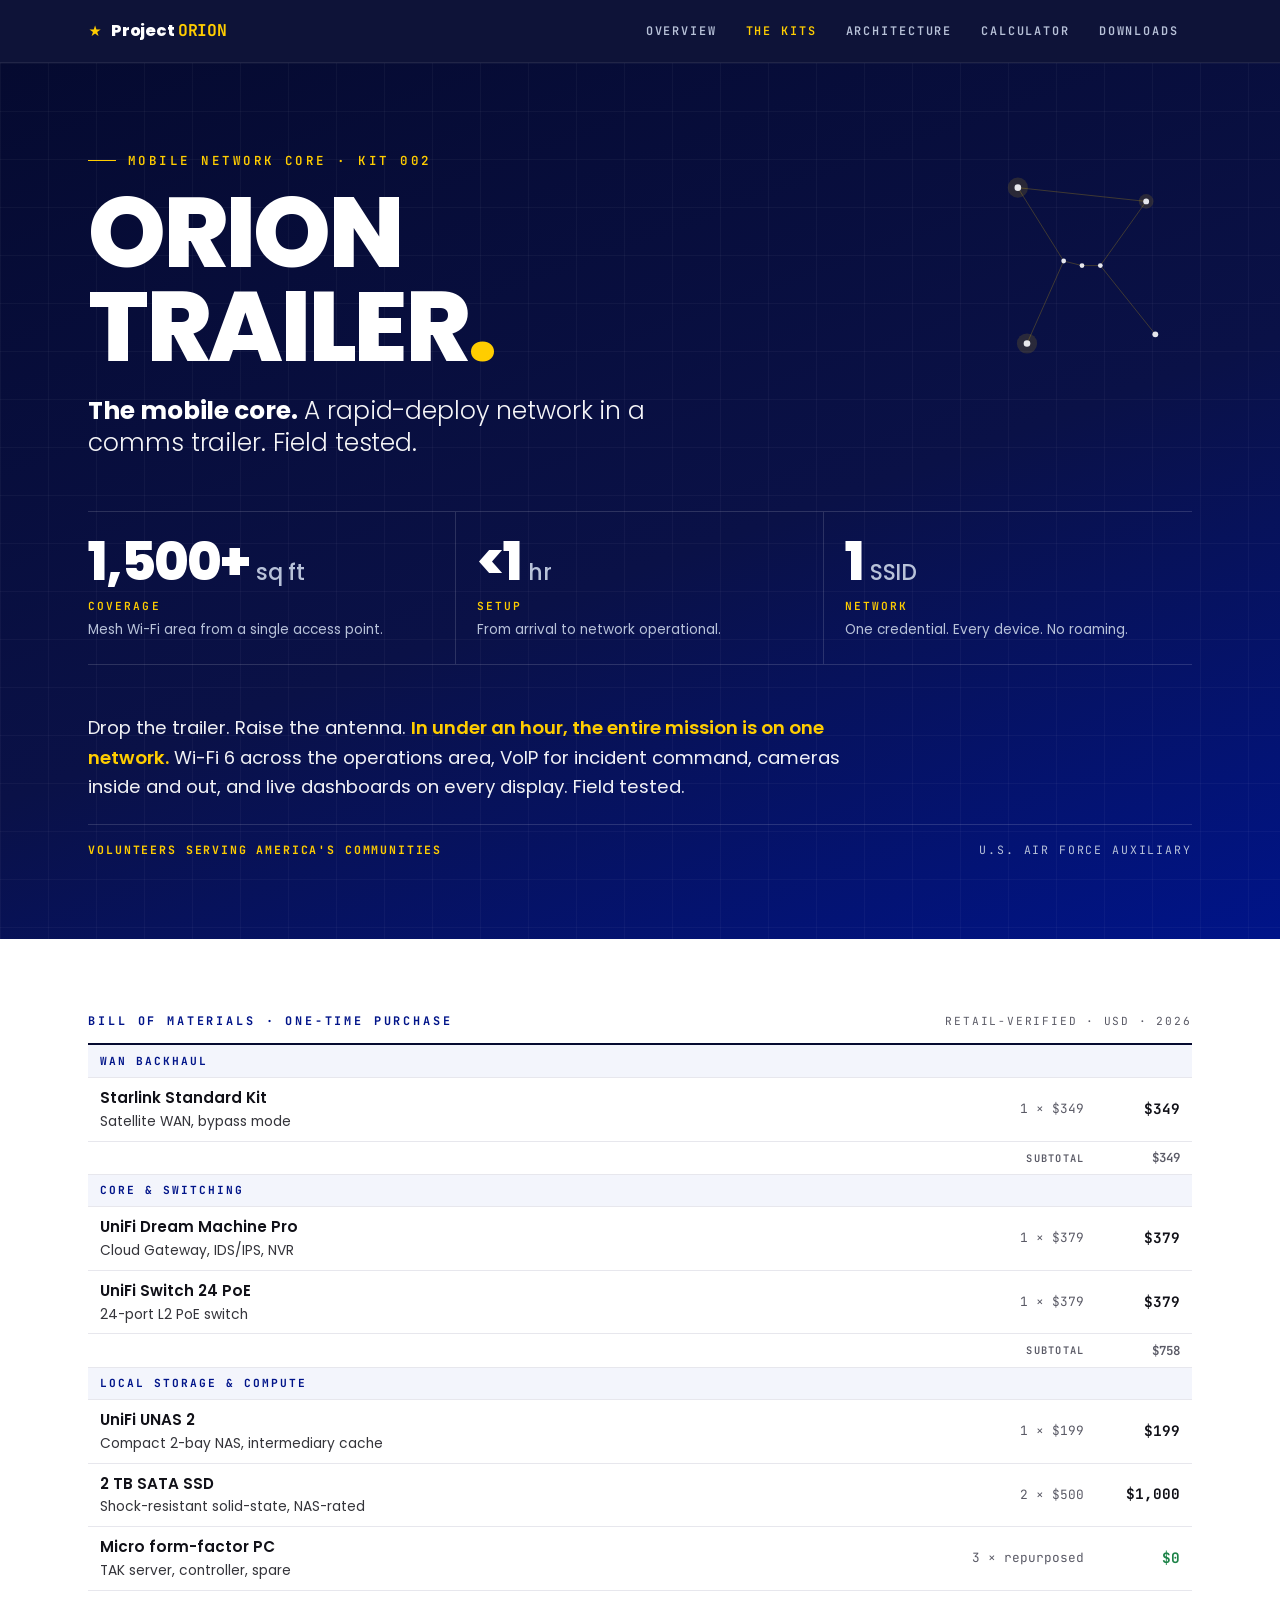
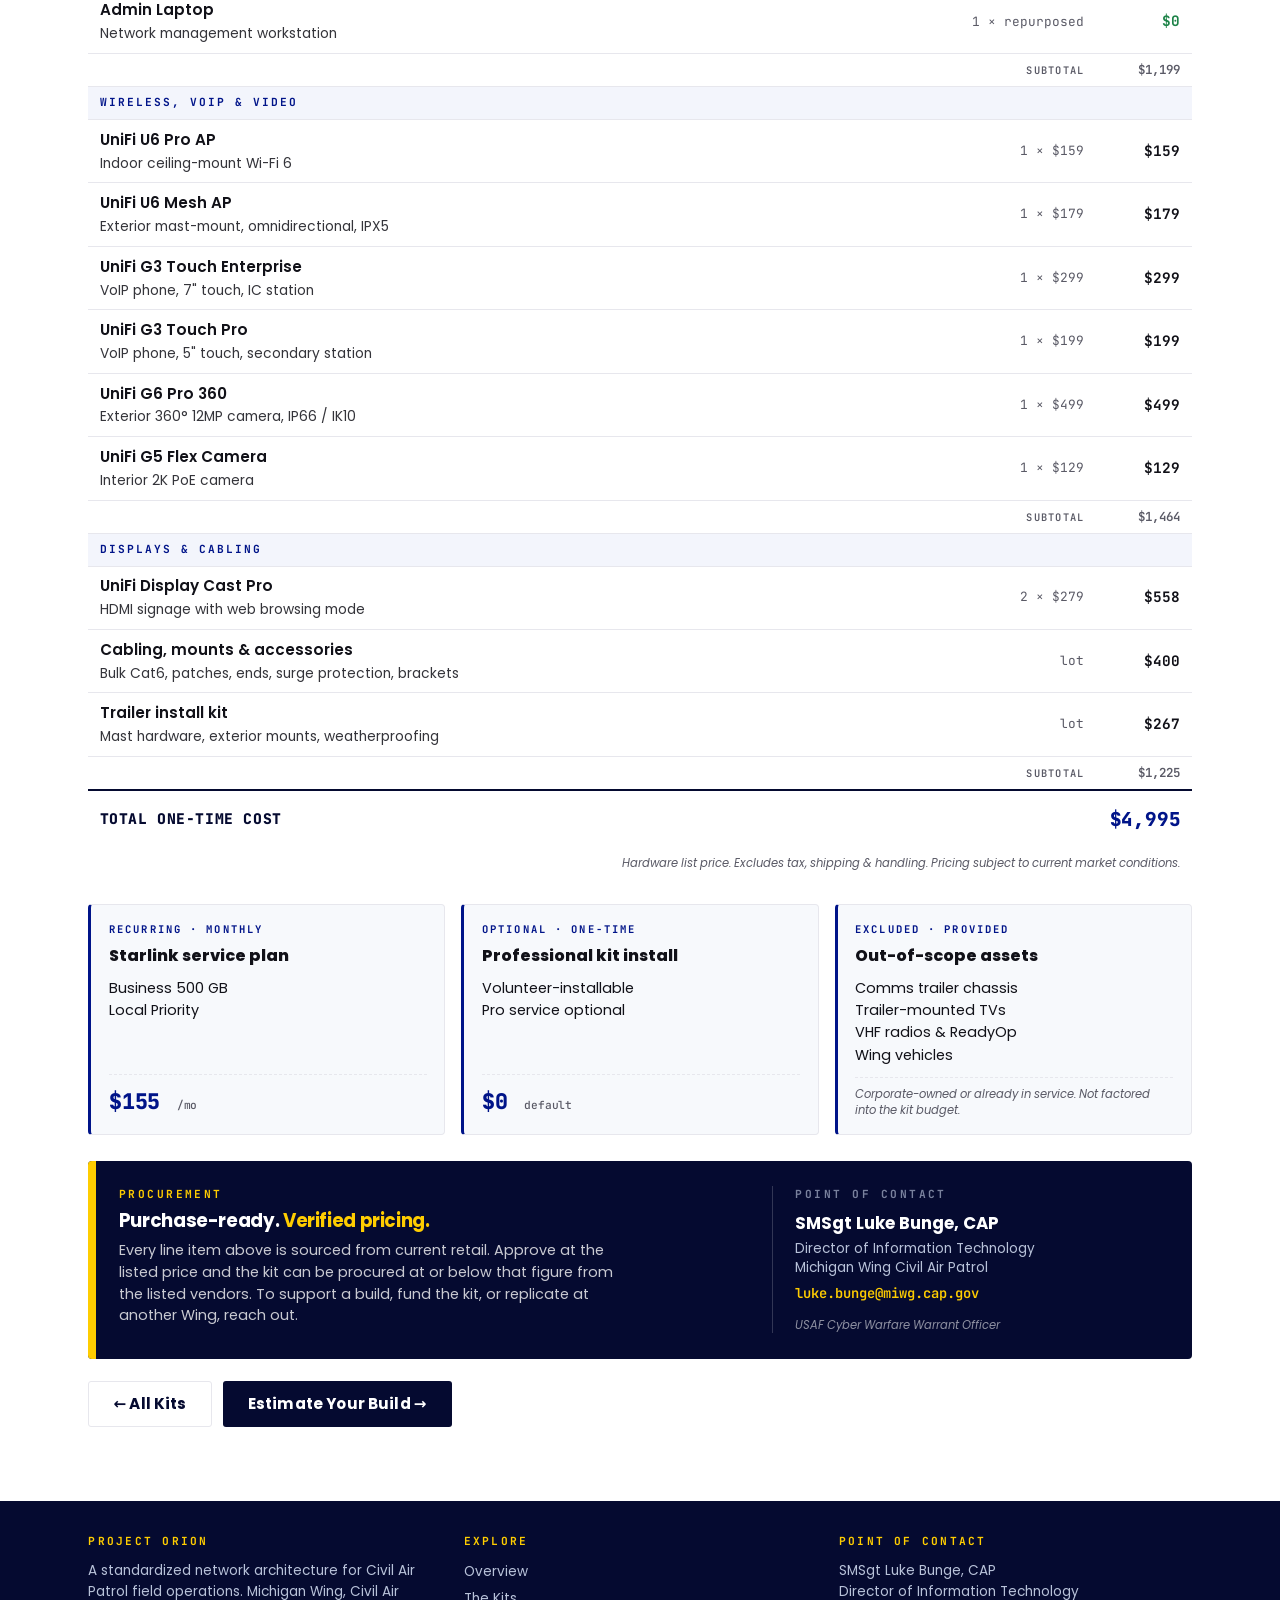
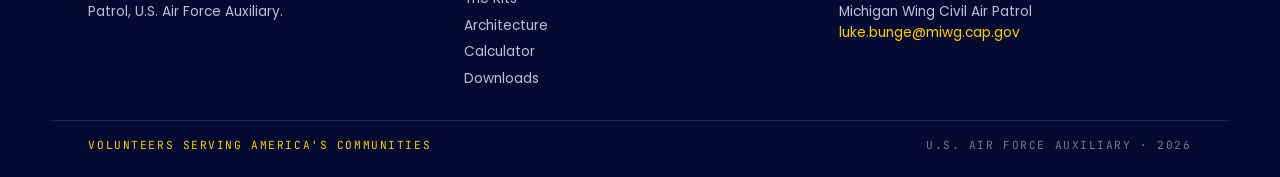
<file: kits/trailer.html>
<!DOCTYPE html>
<html lang="en">
<head>
<meta charset="UTF-8">
<meta name="viewport" content="width=device-width, initial-scale=1">
<link rel="icon" type="image/svg+xml" href="../assets/img/favicon.svg">
<title>ORION-Trailer (Kit 002) — Project ORION</title>
<meta name="description" content="The mobile core. A rapid-deploy network in a comms trailer. Field tested.">
<link rel="canonical" href="https://cap-miwg.github.io/project-orion/kits/trailer.html">
<meta property="og:title" content="ORION-Trailer · Kit 002">
<meta property="og:description" content="The mobile core. A rapid-deploy network in a comms trailer. Field tested.">
<meta property="og:type" content="article">
<meta property="og:url" content="https://cap-miwg.github.io/project-orion/kits/trailer.html">
<meta property="og:image" content="https://cap-miwg.github.io/project-orion/assets/img/favicon.svg">
<meta name="twitter:card" content="summary">
<link rel="stylesheet" href="../assets/css/main.css">
</head>
<body>

<nav class="nav">
  <div class="nav-inner">
    <a href="../" class="nav-brand"><span class="star">★</span><span>Project <span class="mark">ORION</span></span></a>
    <button class="nav-toggle" aria-label="Toggle navigation" aria-expanded="false">Menu</button>
    <ul class="nav-links">
      <li><a href="../">Overview</a></li>
      <li><a href="./">The Kits</a></li>
      <li><a href="../architecture.html">Architecture</a></li>
      <li><a href="../calculator.html">Calculator</a></li>
      <li><a href="../downloads.html">Downloads</a></li>
    </ul>
  </div>
</nav>

<header class="hero">
  <div class="hero-inner">
    <div>
      <div class="hero-label">Mobile Network Core · Kit 002</div>
      <h1>ORION<br>TRAILER<span class="dot">.</span></h1>
      <p class="deck"><strong>The mobile core.</strong> A rapid-deploy network in a comms trailer. Field tested.</p>
    </div>
    <svg class="hero-constellation" viewBox="0 0 240 240" aria-hidden="true">
      <g stroke="rgba(255,205,0,0.45)" stroke-width="0.6" fill="none"><line x1="50" y1="40" x2="190" y2="55"/><line x1="50" y1="40" x2="100" y2="120"/><line x1="190" y1="55" x2="140" y2="125"/><line x1="100" y1="120" x2="120" y2="125"/><line x1="120" y1="125" x2="140" y2="125"/><line x1="100" y1="120" x2="60" y2="210"/><line x1="140" y1="125" x2="200" y2="200"/></g>
      <g fill="rgba(255,205,0,0.15)"><circle cx="50" cy="40" r="11"/><circle cx="60" cy="210" r="11"/><circle cx="190" cy="55" r="8"/></g>
      <g fill="#fff"><circle cx="50" cy="40" r="3.6"/><circle cx="190" cy="55" r="3.2"/><circle cx="100" cy="120" r="2.6"/><circle cx="120" cy="125" r="2.6"/><circle cx="140" cy="125" r="2.6"/><circle cx="60" cy="210" r="3.6"/><circle cx="200" cy="200" r="3.2"/></g>
    </svg>
  </div>

  <div class="metrics">
    <div class="metrics-grid">
      <div class="metric"><div class="num">1,500+ <span class="unit">sq ft</span></div><div class="label">Coverage</div><div class="desc">Mesh Wi-Fi area from a single access point.</div></div>
      <div class="metric"><div class="num">&lt;1 <span class="unit">hr</span></div><div class="label">Setup</div><div class="desc">From arrival to network operational.</div></div>
      <div class="metric"><div class="num">1 <span class="unit">SSID</span></div><div class="label">Network</div><div class="desc">One credential. Every device. No roaming.</div></div>
    </div>
  </div>

  <div class="lead-band">
    <p>Drop the trailer. Raise the antenna. <strong>In under an hour, the entire mission is on one network.</strong> Wi-Fi 6 across the operations area, VoIP for incident command, cameras inside and out, and live dashboards on every display. Field tested.</p>
    <div class="signoff"><span class="left">Volunteers Serving America's Communities</span><span>U.S. Air Force Auxiliary</span></div>
  </div>
</header>

<section class="band">
  <div class="band-inner">
    <div class="bom-section">
      <div class="bom-head">
        <div class="kicker">Bill of Materials · One-Time Purchase</div>
        <div class="meta">Retail-verified · USD · 2026</div>
      </div>
      <div class="bom-table-wrap">
      <table class="bom-table">
        <tr class="cat-row"><td colspan="3">WAN Backhaul</td></tr>
        <tr class="item-row"><td class="name">Starlink Standard Kit<span class="fn-inline">Satellite WAN, bypass mode</span></td><td class="qty">1 × $349</td><td class="total">$349</td></tr>
        <tr class="subtotal-row"><td colspan="2" class="stl">Subtotal</td><td>$349</td></tr>

        <tr class="cat-row"><td colspan="3">Core &amp; Switching</td></tr>
        <tr class="item-row"><td class="name">UniFi Dream Machine Pro<span class="fn-inline">Cloud Gateway, IDS/IPS, NVR</span></td><td class="qty">1 × $379</td><td class="total">$379</td></tr>
        <tr class="item-row"><td class="name">UniFi Switch 24 PoE<span class="fn-inline">24-port L2 PoE switch</span></td><td class="qty">1 × $379</td><td class="total">$379</td></tr>
        <tr class="subtotal-row"><td colspan="2" class="stl">Subtotal</td><td>$758</td></tr>

        <tr class="cat-row"><td colspan="3">Local Storage &amp; Compute</td></tr>
        <tr class="item-row"><td class="name">UniFi UNAS 2<span class="fn-inline">Compact 2-bay NAS, intermediary cache</span></td><td class="qty">1 × $199</td><td class="total">$199</td></tr>
        <tr class="item-row"><td class="name">2 TB SATA SSD<span class="fn-inline">Shock-resistant solid-state, NAS-rated</span></td><td class="qty">2 × $500</td><td class="total">$1,000</td></tr>
        <tr class="item-row repurposed"><td class="name">Micro form-factor PC<span class="fn-inline">TAK server, controller, spare</span></td><td class="qty">3 × repurposed</td><td class="total">$0</td></tr>
        <tr class="item-row repurposed"><td class="name">Admin Laptop<span class="fn-inline">Network management workstation</span></td><td class="qty">1 × repurposed</td><td class="total">$0</td></tr>
        <tr class="subtotal-row"><td colspan="2" class="stl">Subtotal</td><td>$1,199</td></tr>

        <tr class="cat-row"><td colspan="3">Wireless, VoIP &amp; Video</td></tr>
        <tr class="item-row"><td class="name">UniFi U6 Pro AP<span class="fn-inline">Indoor ceiling-mount Wi-Fi 6</span></td><td class="qty">1 × $159</td><td class="total">$159</td></tr>
        <tr class="item-row"><td class="name">UniFi U6 Mesh AP<span class="fn-inline">Exterior mast-mount, omnidirectional, IPX5</span></td><td class="qty">1 × $179</td><td class="total">$179</td></tr>
        <tr class="item-row"><td class="name">UniFi G3 Touch Enterprise<span class="fn-inline">VoIP phone, 7" touch, IC station</span></td><td class="qty">1 × $299</td><td class="total">$299</td></tr>
        <tr class="item-row"><td class="name">UniFi G3 Touch Pro<span class="fn-inline">VoIP phone, 5" touch, secondary station</span></td><td class="qty">1 × $199</td><td class="total">$199</td></tr>
        <tr class="item-row"><td class="name">UniFi G6 Pro 360<span class="fn-inline">Exterior 360° 12MP camera, IP66 / IK10</span></td><td class="qty">1 × $499</td><td class="total">$499</td></tr>
        <tr class="item-row"><td class="name">UniFi G5 Flex Camera<span class="fn-inline">Interior 2K PoE camera</span></td><td class="qty">1 × $129</td><td class="total">$129</td></tr>
        <tr class="subtotal-row"><td colspan="2" class="stl">Subtotal</td><td>$1,464</td></tr>

        <tr class="cat-row"><td colspan="3">Displays &amp; Cabling</td></tr>
        <tr class="item-row"><td class="name">UniFi Display Cast Pro<span class="fn-inline">HDMI signage with web browsing mode</span></td><td class="qty">2 × $279</td><td class="total">$558</td></tr>
        <tr class="item-row"><td class="name">Cabling, mounts &amp; accessories<span class="fn-inline">Bulk Cat6, patches, ends, surge protection, brackets</span></td><td class="qty">lot</td><td class="total">$400</td></tr>
        <tr class="item-row"><td class="name">Trailer install kit<span class="fn-inline">Mast hardware, exterior mounts, weatherproofing</span></td><td class="qty">lot</td><td class="total">$267</td></tr>
        <tr class="subtotal-row"><td colspan="2" class="stl">Subtotal</td><td>$1,225</td></tr>

        <tr class="total-row"><td colspan="2" class="total-label">TOTAL ONE-TIME COST</td><td class="total-value">$4,995</td></tr>
        <tr class="total-note-row"><td colspan="3">Hardware list price. Excludes tax, shipping &amp; handling. Pricing subject to current market conditions.</td></tr>
      </table>
      </div>
    </div>

    <div class="opex-strip">
      <div class="opex-card">
        <div class="kicker">Recurring · Monthly</div>
        <h4>Starlink service plan</h4>
        <div class="lines">Business 500 GB<br>Local Priority</div>
        <div class="price-feature">$155 <span class="price-suffix">/mo</span></div>
      </div>
      <div class="opex-card">
        <div class="kicker">Optional · One-Time</div>
        <h4>Professional kit install</h4>
        <div class="lines">Volunteer-installable<br>Pro service optional</div>
        <div class="price-feature">$0 <span class="price-suffix">default</span></div>
      </div>
      <div class="opex-card">
        <div class="kicker">Excluded · Provided</div>
        <h4>Out-of-scope assets</h4>
        <div class="lines">Comms trailer chassis<br>Trailer-mounted TVs<br>VHF radios &amp; ReadyOp<br>Wing vehicles</div>
        <div class="note">Corporate-owned or already in service. Not factored into the kit budget.</div>
      </div>
    </div>

    <div class="cta">
      <div class="pitch">
        <div class="kicker">Procurement</div>
        <h3>Purchase-ready. <span class="alt">Verified pricing.</span></h3>
        <p>Every line item above is sourced from current retail. Approve at the listed price and the kit can be procured at or below that figure from the listed vendors. To support a build, fund the kit, or replicate at another Wing, reach out.</p>
      </div>
      <div class="card">
        <div class="kicker">Point of Contact</div>
        <div class="name">SMSgt Luke Bunge, CAP</div>
        <div class="role">Director of Information Technology<br>Michigan Wing Civil Air Patrol</div>
        <div class="em"><a href="mailto:luke.bunge@miwg.cap.gov">luke.bunge@miwg.cap.gov</a></div>
        <div class="cred">USAF Cyber Warfare Warrant Officer</div>
      </div>
    </div>

    <div class="btn-row">
      <a class="btn btn-light" href="./">← All Kits</a>
      <a class="btn btn-dark" href="../calculator.html">Estimate Your Build →</a>
    </div>
  </div>
</section>

<footer class="site-footer">
  <div class="footer-inner">
    <div><h5>Project ORION</h5><p style="color: var(--silver); font-size: 0.85rem; line-height: 1.5;">A standardized network architecture for Civil Air Patrol field operations. Michigan Wing, Civil Air Patrol, U.S. Air Force Auxiliary.</p></div>
    <div><h5>Explore</h5><ul><li><a href="../">Overview</a></li><li><a href="./">The Kits</a></li><li><a href="../architecture.html">Architecture</a></li><li><a href="../calculator.html">Calculator</a></li><li><a href="../downloads.html">Downloads</a></li></ul></div>
    <div><h5>Point of Contact</h5><p style="color: var(--silver); font-size: 0.85rem; line-height: 1.5;">SMSgt Luke Bunge, CAP<br>Director of Information Technology<br>Michigan Wing Civil Air Patrol<br><a href="mailto:luke.bunge@miwg.cap.gov" style="color: var(--yellow);">luke.bunge@miwg.cap.gov</a></p></div>
  </div>
  <div class="footer-bottom"><span class="left">Volunteers Serving America's Communities</span><span>U.S. Air Force Auxiliary · 2026</span></div>
</footer>

<script src="../assets/js/nav.js"></script>
</body>
</html>
</file>
<file: assets/css/main.css>
/* =====================================================================
   Project ORION — Website Design System
   Carries the brochure look (navy + yellow + silver, constellation motif)
   into a fully responsive web layout.
   ===================================================================== */

@import url('https://fonts.googleapis.com/css2?family=Poppins:wght@300;400;500;600;700;800&family=JetBrains+Mono:wght@400;500;600;700&display=swap');

:root {
  --navy:        #050a30;
  --navy-2:      #0a1147;
  --navy-3:      #001489;
  --silver:      #b8c2d9;
  --silver-soft: rgba(184, 194, 217, 0.65);
  --yellow:      #FFCD00;
  --yellow-soft: rgba(255, 205, 0, 0.7);
  --line-d:      rgba(255, 255, 255, 0.14);
  --ink:         #111118;
  --ink-2:       #1f1f28;
  --soft:        #5a5a66;
  --rule:        #e7e7ed;
  --bg-soft:     #f7f9fc;
  --bg-pale:     #f3f5fc;
  --bg-cream:    #fefcf3;

  --mono: 'JetBrains Mono', 'DejaVu Sans Mono', ui-monospace, SFMono-Regular, Menlo, Consolas, monospace;
  --sans: 'Poppins', system-ui, -apple-system, 'Segoe UI', Roboto, sans-serif;

  --container: 1180px;
  --pad-x: clamp(1rem, 4vw, 2.4rem);
  --radius: 4px;
}

* { box-sizing: border-box; margin: 0; padding: 0; }

html { scroll-behavior: smooth; -webkit-text-size-adjust: 100%; }

body {
  font-family: var(--sans);
  color: var(--ink);
  background: #fff;
  line-height: 1.55;
  -webkit-font-smoothing: antialiased;
  text-rendering: optimizeLegibility;
}

img, svg { max-width: 100%; display: block; }
a { color: var(--navy-3); text-decoration: none; }
a:hover { text-decoration: underline; }

/* ============== NAV ============== */
.nav {
  position: sticky;
  top: 0;
  z-index: 100;
  background: rgba(5, 10, 48, 0.96);
  backdrop-filter: saturate(140%) blur(8px);
  -webkit-backdrop-filter: saturate(140%) blur(8px);
  color: #fff;
  border-bottom: 1px solid rgba(255, 255, 255, 0.08);
}
.nav-inner {
  max-width: var(--container);
  margin: 0 auto;
  padding: 0 var(--pad-x);
  display: flex;
  align-items: center;
  justify-content: space-between;
  min-height: 62px;
  gap: 1rem;
}
.nav-brand {
  display: flex;
  align-items: center;
  gap: 0.6rem;
  color: #fff;
  font-weight: 800;
  letter-spacing: -0.01em;
  font-size: 1.02rem;
}
.nav-brand:hover { text-decoration: none; }
.nav-brand .mark { color: var(--yellow); font-family: var(--mono); font-weight: 700; }
.nav-brand .star { color: var(--yellow); font-size: 0.9em; }

.nav-links {
  display: flex;
  align-items: center;
  gap: 0.2rem;
  list-style: none;
}
.nav-links a {
  color: var(--silver);
  font-family: var(--mono);
  font-size: 0.74rem;
  letter-spacing: 0.16em;
  text-transform: uppercase;
  font-weight: 600;
  padding: 0.55rem 0.8rem;
  border-radius: 3px;
  display: inline-block;
}
.nav-links a:hover {
  color: #fff;
  background: rgba(255, 255, 255, 0.06);
  text-decoration: none;
}
.nav-links a.active {
  color: var(--yellow);
}

.nav-toggle {
  display: none;
  background: transparent;
  border: 1px solid rgba(255, 255, 255, 0.2);
  color: #fff;
  padding: 0.45rem 0.65rem;
  border-radius: 3px;
  cursor: pointer;
  font-family: var(--mono);
  font-size: 0.7rem;
  letter-spacing: 0.14em;
  text-transform: uppercase;
}
.nav-toggle:hover { background: rgba(255, 255, 255, 0.08); }

@media (max-width: 880px) {
  .nav-toggle { display: inline-block; }
  .nav-links {
    position: absolute;
    top: 100%;
    left: 0;
    right: 0;
    flex-direction: column;
    align-items: stretch;
    gap: 0;
    background: var(--navy);
    border-bottom: 1px solid rgba(255, 255, 255, 0.1);
    padding: 0.4rem 0;
    transform: scaleY(0);
    transform-origin: top;
    opacity: 0;
    transition: transform 0.18s ease, opacity 0.18s ease;
    pointer-events: none;
  }
  .nav.open .nav-links {
    transform: scaleY(1);
    opacity: 1;
    pointer-events: auto;
  }
  .nav-links a {
    padding: 0.85rem var(--pad-x);
    border-bottom: 1px solid rgba(255, 255, 255, 0.06);
  }
}

/* ============== HERO (DARK) ============== */
.hero {
  position: relative;
  background: linear-gradient(160deg, #050a30 0%, #0a1147 55%, #001489 100%);
  color: #fff;
  overflow: hidden;
  padding: clamp(3rem, 8vw, 5.5rem) 0 clamp(3rem, 8vw, 5rem);
}
.hero::before {
  content: '';
  position: absolute; inset: 0;
  background-image:
    linear-gradient(to right, rgba(255,255,255,0.035) 1px, transparent 1px),
    linear-gradient(to bottom, rgba(255,255,255,0.035) 1px, transparent 1px);
  background-size: 48px 48px;
  pointer-events: none;
  z-index: 0;
}
.hero-inner {
  position: relative;
  z-index: 2;
  max-width: var(--container);
  margin: 0 auto;
  padding: 0 var(--pad-x);
  display: grid;
  grid-template-columns: minmax(0, 1fr) auto;
  gap: 2rem;
  align-items: start;
}
.hero-constellation {
  width: clamp(140px, 18vw, 220px);
  height: auto;
  opacity: 0.9;
}
@media (max-width: 720px) {
  .hero-inner { grid-template-columns: 1fr; }
  .hero-constellation {
    grid-row: 1;
    justify-self: end;
    width: 110px;
    margin-bottom: -0.5rem;
  }
}

.hero-label {
  font-family: var(--mono);
  font-size: 0.78rem;
  letter-spacing: 0.28em;
  text-transform: uppercase;
  color: var(--yellow);
  font-weight: 600;
  margin-bottom: 1rem;
  display: flex;
  align-items: center;
  gap: 0.7rem;
}
.hero-label::before {
  content: '';
  width: 28px;
  height: 1px;
  background: var(--yellow);
  flex-shrink: 0;
}
.hero h1 {
  font-size: clamp(2.6rem, 9vw, 6.2rem);
  font-weight: 800;
  line-height: 0.94;
  letter-spacing: -0.035em;
  margin-bottom: 1.4rem;
}
.hero h1 .dot { color: var(--yellow); }
.hero .deck {
  font-size: clamp(1.1rem, 2.2vw, 1.55rem);
  font-weight: 300;
  line-height: 1.3;
  color: rgba(255, 255, 255, 0.96);
  max-width: 38rem;
  letter-spacing: -0.005em;
}
.hero .deck strong { font-weight: 700; color: #fff; }

/* metric strip */
.metrics {
  max-width: var(--container);
  margin: clamp(2rem, 5vw, 3.2rem) auto 0;
  padding: 0 var(--pad-x);
  position: relative;
  z-index: 2;
}
.metrics-grid {
  display: grid;
  grid-template-columns: repeat(3, minmax(0, 1fr));
  gap: 0;
  border-top: 1px solid var(--line-d);
  border-bottom: 1px solid var(--line-d);
}
.metric {
  padding: 1.5rem 1.3rem 1.5rem 0;
  border-right: 1px solid var(--line-d);
}
.metric:last-child { border-right: none; padding-right: 0; }
.metric:not(:first-child) { padding-left: 1.3rem; }
.metric .num {
  font-size: clamp(2rem, 5.2vw, 3.3rem);
  font-weight: 800;
  color: #fff;
  line-height: 1;
  letter-spacing: -0.04em;
  margin-bottom: 0.6rem;
  display: flex;
  align-items: baseline;
  gap: 0.45rem;
  flex-wrap: wrap;
}
.metric .num .unit {
  font-size: 0.42em;
  font-weight: 500;
  color: var(--silver);
  letter-spacing: -0.01em;
}
.metric .label {
  font-family: var(--mono);
  font-size: 0.7rem;
  letter-spacing: 0.18em;
  text-transform: uppercase;
  color: var(--yellow);
  font-weight: 600;
  margin-bottom: 0.3rem;
}
.metric .desc {
  font-size: 0.85rem;
  line-height: 1.45;
  color: var(--silver);
}
@media (max-width: 720px) {
  .metrics-grid { grid-template-columns: 1fr; }
  .metric {
    padding: 1.1rem 0;
    border-right: none;
    border-bottom: 1px solid var(--line-d);
  }
  .metric:last-child { border-bottom: none; padding-bottom: 0; }
  .metric:not(:first-child) { padding-left: 0; }
}

/* hero lead band */
.lead-band {
  max-width: var(--container);
  margin: clamp(2rem, 4vw, 3rem) auto 0;
  padding: 0 var(--pad-x);
  position: relative;
  z-index: 2;
  color: rgba(255, 255, 255, 0.94);
}
.lead-band p {
  font-size: clamp(1rem, 1.6vw, 1.15rem);
  line-height: 1.6;
  max-width: 50rem;
  margin-bottom: 1.4rem;
  color: rgba(255, 255, 255, 0.94);
}
.lead-band p strong { color: var(--yellow); font-weight: 600; }
.lead-band .signoff {
  border-top: 1px solid var(--line-d);
  padding-top: 1rem;
  display: flex;
  justify-content: space-between;
  flex-wrap: wrap;
  gap: 0.6rem;
  font-family: var(--mono);
  font-size: 0.72rem;
  letter-spacing: 0.16em;
  text-transform: uppercase;
  color: var(--silver);
}
.lead-band .signoff .left {
  color: var(--yellow);
  font-weight: 700;
}

/* ============== SECTIONS (LIGHT) ============== */
section.band {
  padding: clamp(2.6rem, 6vw, 4.6rem) 0;
}
section.band.alt { background: var(--bg-soft); }
section.band.dark {
  background: linear-gradient(180deg, var(--navy) 0%, var(--navy-2) 100%);
  color: #fff;
}
.band-inner {
  max-width: var(--container);
  margin: 0 auto;
  padding: 0 var(--pad-x);
}

.kicker {
  font-family: var(--mono);
  font-size: 0.74rem;
  letter-spacing: 0.24em;
  text-transform: uppercase;
  color: var(--navy-3);
  font-weight: 700;
  margin-bottom: 0.7rem;
}
section.dark .kicker { color: var(--yellow); }
section.dark a:not(.btn) { color: var(--yellow); }

h2 {
  font-size: clamp(1.6rem, 3.6vw, 2.4rem);
  font-weight: 300;
  line-height: 1.1;
  letter-spacing: -0.025em;
  color: var(--ink);
  margin-bottom: 1rem;
  max-width: 42rem;
}
section.dark h2 { color: #fff; }
h2 strong { font-weight: 800; color: var(--navy-3); }
section.dark h2 strong { color: var(--yellow); }

h3 {
  font-size: clamp(1.15rem, 2vw, 1.4rem);
  font-weight: 700;
  letter-spacing: -0.015em;
  margin-bottom: 0.7rem;
  color: var(--ink);
}
section.dark h3 { color: #fff; }

h4 {
  font-size: 1rem;
  font-weight: 700;
  margin-bottom: 0.45rem;
  color: var(--ink);
}

p.lead {
  font-size: clamp(1rem, 1.6vw, 1.1rem);
  line-height: 1.65;
  color: var(--ink);
  max-width: 44rem;
  margin-bottom: 1rem;
}
section.dark p.lead { color: rgba(255, 255, 255, 0.94); }
p { color: var(--ink); }
section.dark p { color: rgba(255, 255, 255, 0.94); }

/* ============== KITS ROSTER ============== */
.kits-roster {
  width: 100%;
  border-collapse: collapse;
  border-top: 2px solid var(--navy);
  margin-top: 1rem;
}
.kits-roster tr { border-bottom: 1px solid var(--rule); }
.kits-roster td {
  padding: 1rem 0.7rem;
  vertical-align: middle;
}
.kits-roster .num {
  font-family: var(--mono);
  font-size: 0.78rem;
  color: var(--soft);
  width: 3rem;
  font-weight: 600;
  letter-spacing: 0.05em;
}
.kits-roster .name {
  font-size: 1.05rem;
  font-weight: 700;
  color: var(--ink);
  width: 12rem;
  letter-spacing: -0.012em;
}
.kits-roster .name a { color: var(--ink); }
.kits-roster .name a:hover { color: var(--navy-3); text-decoration: none; }
.kits-roster .desc {
  font-size: 0.95rem;
  color: var(--ink);
  line-height: 1.5;
}
.kits-roster .stat {
  width: 9rem;
  text-align: right;
  font-family: var(--mono);
  font-size: 0.66rem;
  letter-spacing: 0.1em;
  text-transform: uppercase;
  font-weight: 700;
  white-space: nowrap;
}
.kits-roster .stat .dot {
  display: inline-block;
  width: 7px; height: 7px;
  border-radius: 50%;
  margin-right: 5px;
  vertical-align: middle;
}
.stat.tested   { color: #1d8348; }
.stat.tested .dot { background: #1d8348; }
.stat.progress { color: #b7791f; }
.stat.progress .dot { background: #b7791f; }
.stat.proposed { color: var(--navy-3); }
.stat.proposed .dot { background: var(--navy-3); }
.stat.concept  { color: var(--soft); }
.stat.concept .dot { background: var(--soft); }

@media (max-width: 720px) {
  .kits-roster, .kits-roster tbody, .kits-roster tr, .kits-roster td { display: block; width: 100%; }
  .kits-roster tr {
    padding: 1rem 0;
    border-bottom: 1px solid var(--rule);
  }
  .kits-roster td { padding: 0.15rem 0; text-align: left; }
  .kits-roster .num { display: inline-block; width: auto; margin-right: 0.7rem; }
  .kits-roster .name { display: inline-block; width: auto; }
  .kits-roster .stat { text-align: left; padding-top: 0.4rem; }
}

/* ============== BOM TABLE ============== */
.bom-section { margin-bottom: 1.4rem; }
.bom-head {
  display: flex;
  justify-content: space-between;
  align-items: baseline;
  flex-wrap: wrap;
  gap: 0.4rem;
  margin-bottom: 0.8rem;
}
.bom-head .kicker { margin-bottom: 0; }
.bom-head .meta {
  font-family: var(--mono);
  font-size: 0.7rem;
  letter-spacing: 0.16em;
  text-transform: uppercase;
  color: var(--soft);
}

.bom-table-wrap {
  overflow-x: auto;
  -webkit-overflow-scrolling: touch;
}
.bom-table {
  width: 100%;
  border-collapse: collapse;
  border-top: 2px solid var(--navy);
  min-width: 520px;
}
.bom-table .cat-row td {
  background: var(--bg-pale);
  padding: 0.45rem 0.7rem;
  font-family: var(--mono);
  font-size: 0.7rem;
  letter-spacing: 0.18em;
  text-transform: uppercase;
  color: var(--navy-3);
  font-weight: 700;
  border-bottom: 1px solid var(--rule);
}
.bom-table tr.item-row { border-bottom: 1px solid var(--rule); }
.bom-table .item-row td {
  padding: 0.55rem 0.7rem;
  vertical-align: middle;
  font-size: 0.95rem;
  color: var(--ink);
  line-height: 1.45;
}
.bom-table .item-row .name { font-weight: 600; }
.bom-table .item-row .fn-inline {
  display: block;
  color: var(--ink);
  font-size: 0.86rem;
  font-weight: 400;
  margin-top: 0.18rem;
  opacity: 0.85;
}
.bom-table .item-row .qty {
  width: 6rem;
  text-align: right;
  font-family: var(--mono);
  font-size: 0.8rem;
  color: var(--soft);
  white-space: nowrap;
}
.bom-table .item-row .total {
  width: 6rem;
  text-align: right;
  font-family: var(--mono);
  font-size: 0.9rem;
  font-weight: 700;
  white-space: nowrap;
}
.bom-table .item-row.repurposed .total {
  color: #1d8348;
}
.bom-table tr.subtotal-row { border-bottom: 1px solid var(--rule); }
.bom-table .subtotal-row td {
  padding: 0.4rem 0.7rem;
  font-family: var(--mono);
  font-size: 0.78rem;
  color: var(--soft);
  text-align: right;
  font-weight: 600;
}
.bom-table .subtotal-row .stl {
  text-transform: uppercase;
  letter-spacing: 0.12em;
  font-size: 0.65rem;
}
.bom-table tr.total-row td {
  padding: 0.85rem 0.7rem;
  border-top: 2px solid var(--navy);
  font-family: var(--mono);
}
.bom-table .total-row .total-label {
  font-size: 0.92rem;
  font-weight: 800;
  color: var(--navy);
  letter-spacing: 0.04em;
  text-align: left;
}
.bom-table .total-row .total-value {
  font-size: 1.2rem;
  font-weight: 800;
  color: var(--navy-3);
  text-align: right;
  letter-spacing: -0.01em;
}
.bom-table tr.total-note-row td {
  padding: 0.45rem 0.7rem;
  font-style: italic;
  font-size: 0.72rem;
  color: var(--soft);
  text-align: right;
  line-height: 1.4;
  border: none;
}

/* OPEX cards */
.opex-strip {
  display: grid;
  grid-template-columns: repeat(auto-fit, minmax(220px, 1fr));
  gap: 1rem;
  margin-top: 1.6rem;
}
.opex-card {
  background: var(--bg-soft);
  border: 1px solid var(--rule);
  border-left: 3px solid var(--navy-3);
  border-radius: var(--radius);
  padding: 1rem 1.1rem;
  display: flex;
  flex-direction: column;
}
.opex-card .kicker {
  font-size: 0.66rem;
  letter-spacing: 0.2em;
  margin-bottom: 0.4rem;
}
.opex-card h4 { font-weight: 800; margin-bottom: 0.5rem; }
.opex-card .lines {
  font-size: 0.9rem;
  line-height: 1.55;
  color: var(--ink);
  margin-bottom: 0.7rem;
}
.opex-card .price-feature {
  font-family: var(--mono);
  font-size: 1.35rem;
  font-weight: 800;
  color: var(--navy-3);
  letter-spacing: -0.01em;
  margin-top: auto;
  padding-top: 0.6rem;
  border-top: 1px dashed var(--rule);
}
.opex-card .price-feature .price-suffix {
  font-size: 0.7rem;
  font-weight: 500;
  color: var(--soft);
  margin-left: 0.25rem;
}
.opex-card .note {
  font-size: 0.72rem;
  color: var(--soft);
  font-style: italic;
  line-height: 1.4;
  margin-top: auto;
  padding-top: 0.5rem;
  border-top: 1px dashed var(--rule);
}

/* Add-ons table */
.addons-section { margin-top: 1.6rem; }
.addons-head {
  display: flex;
  align-items: baseline;
  justify-content: space-between;
  flex-wrap: wrap;
  gap: 0.4rem;
  border-bottom: 2px solid var(--navy);
  padding-bottom: 0.5rem;
  margin-bottom: 0.4rem;
}
.addons-head .kicker {
  font-size: 0.82rem;
  letter-spacing: 0.14em;
  color: var(--navy);
  margin-bottom: 0;
}
.addons-table { width: 100%; border-collapse: collapse; }
.addons-table tr { border-bottom: 1px solid var(--rule); }
.addons-table tr:last-child { border-bottom: none; }
.addons-table td {
  padding: 0.7rem 0.5rem 0.7rem 0;
  vertical-align: top;
}
.addons-table .addon-name {
  font-size: 0.95rem;
  font-weight: 800;
  color: var(--ink);
  width: 30%;
  letter-spacing: -0.005em;
}
.addons-table .addon-subtitle {
  font-family: var(--mono);
  font-size: 0.65rem;
  font-weight: 600;
  color: var(--soft);
  letter-spacing: 0.12em;
  text-transform: uppercase;
  margin-top: 0.15rem;
}
.addons-table .addon-desc {
  font-size: 0.92rem;
  color: var(--ink);
  line-height: 1.5;
  padding-left: 0.6rem;
}
.addons-table .addon-price {
  font-family: var(--mono);
  font-size: 1rem;
  font-weight: 800;
  color: var(--navy);
  text-align: right;
  white-space: nowrap;
  width: 6rem;
}

@media (max-width: 640px) {
  .addons-table, .addons-table tbody, .addons-table tr, .addons-table td {
    display: block;
    width: 100%;
  }
  .addons-table tr { padding: 0.6rem 0; }
  .addons-table td { padding: 0.15rem 0; }
  .addons-table .addon-desc { padding-left: 0; }
  .addons-table .addon-price { text-align: left; padding-top: 0.3rem; }
}

.addons-grand-total {
  margin-top: 1rem;
  padding: 0.9rem 0;
  border-top: 2px solid var(--navy);
  border-bottom: 2px solid var(--navy);
  display: flex;
  justify-content: space-between;
  align-items: baseline;
  flex-wrap: wrap;
  gap: 0.4rem;
  font-family: var(--mono);
}
.addons-grand-total .label {
  font-size: 0.85rem;
  font-weight: 700;
  letter-spacing: 0.14em;
  text-transform: uppercase;
  color: var(--navy);
}
.addons-grand-total .value {
  font-size: 1.7rem;
  font-weight: 800;
  color: var(--navy);
  letter-spacing: -0.01em;
}

/* Subscription callout (cream) */
.subscription-callout {
  margin-top: 1rem;
  background: var(--bg-cream);
  border-left: 4px solid var(--yellow);
  padding: 0.9rem 1.1rem;
  display: flex;
  flex-wrap: wrap;
  justify-content: space-between;
  align-items: center;
  gap: 0.8rem;
  border-radius: var(--radius);
}
.subscription-callout .info { flex: 1; min-width: 240px; }
.subscription-callout .kicker {
  font-size: 0.72rem;
  letter-spacing: 0.14em;
  color: var(--navy);
  margin-bottom: 0.3rem;
}
.subscription-callout .detail {
  font-size: 0.95rem;
  color: var(--ink);
  line-height: 1.5;
}
.subscription-callout .price {
  font-family: var(--mono);
  font-size: 1.6rem;
  font-weight: 800;
  color: var(--navy);
  white-space: nowrap;
}
.subscription-callout .price .unit {
  font-size: 0.7rem;
  font-weight: 600;
  color: var(--soft);
  margin-left: 0.2rem;
  letter-spacing: 0.06em;
}

/* ============== CTA ============== */
.cta {
  background: var(--navy);
  color: #fff;
  border-radius: var(--radius);
  padding: 1.6rem 1.7rem;
  display: grid;
  grid-template-columns: 1.6fr 1fr;
  gap: 1.8rem;
  position: relative;
  overflow: hidden;
  margin-top: 1.6rem;
}
.cta::before {
  content: '';
  position: absolute;
  top: 0; left: 0;
  width: 8px;
  height: 100%;
  background: var(--yellow);
}
.cta .pitch { padding-left: 0.2rem; }
.cta .pitch .kicker {
  color: var(--yellow);
  margin-bottom: 0.4rem;
  font-size: 0.7rem;
  letter-spacing: 0.22em;
}
.cta .pitch h3 {
  font-size: 1.15rem;
  font-weight: 700;
  color: #fff;
  line-height: 1.2;
  letter-spacing: -0.02em;
  margin-bottom: 0.5rem;
  max-width: 32rem;
}
.cta .pitch h3 .alt { color: var(--yellow); }
.cta .pitch p {
  font-size: 0.9rem;
  line-height: 1.5;
  color: rgba(255, 255, 255, 0.78);
  max-width: 32rem;
}
.cta .card {
  border-left: 1px solid rgba(255, 255, 255, 0.18);
  padding-left: 1.4rem;
}
.cta .card .kicker {
  font-size: 0.7rem;
  letter-spacing: 0.22em;
  color: var(--silver-soft);
  margin-bottom: 0.4rem;
}
.cta .card .name {
  font-size: 1.05rem;
  font-weight: 700;
  color: #fff;
  margin-bottom: 0.15rem;
}
.cta .card .role {
  font-size: 0.85rem;
  color: var(--silver);
  line-height: 1.4;
  margin-bottom: 0.4rem;
}
.cta .card .em {
  font-family: var(--mono);
  font-size: 0.86rem;
  color: var(--yellow);
  font-weight: 600;
  word-break: break-all;
}
.cta .card .em a { color: var(--yellow); }
.cta .card .cred {
  margin-top: 0.8rem;
  font-size: 0.72rem;
  color: rgba(255, 255, 255, 0.55);
  font-style: italic;
  line-height: 1.4;
}
@media (max-width: 720px) {
  .cta {
    grid-template-columns: 1fr;
    gap: 1.2rem;
    padding: 1.4rem 1.3rem;
  }
  .cta .card {
    border-left: none;
    border-top: 1px solid rgba(255, 255, 255, 0.18);
    padding-left: 0;
    padding-top: 1.1rem;
  }
}

/* ============== BUTTONS ============== */
.btn {
  display: inline-flex;
  align-items: center;
  gap: 0.5rem;
  padding: 0.85rem 1.5rem;
  border-radius: 3px;
  font-family: var(--sans);
  font-size: 0.95rem;
  letter-spacing: 0.01em;
  text-transform: none;
  font-weight: 700;
  border: 1px solid transparent;
  cursor: pointer;
  transition: transform 0.1s ease, background 0.15s ease, color 0.15s ease, box-shadow 0.15s ease;
  text-decoration: none;
  line-height: 1.1;
}
.btn:hover { text-decoration: none; transform: translateY(-1px); }
.btn:active { transform: translateY(0); }
.btn-primary {
  background: var(--yellow);
  color: var(--navy);
  font-weight: 800;
  font-size: 1rem;
  padding: 0.85rem 1.6rem;
  border: 1.5px solid var(--navy);
  border-radius: 3px;
  box-shadow: 0 2px 0 0 var(--navy);
}
.btn-primary:hover {
  background: #ffda33;
  color: var(--navy);
  box-shadow: 0 3px 0 0 var(--navy);
}
.btn-secondary {
  background: transparent;
  color: #fff;
  border-color: rgba(255, 255, 255, 0.55);
}
.btn-secondary:hover { background: rgba(255, 255, 255, 0.08); border-color: #fff; }
.btn-light {
  background: #fff;
  color: var(--navy);
  border-color: var(--rule);
}
.btn-light:hover { background: var(--bg-soft); }
.btn-dark {
  background: var(--navy);
  color: #fff;
}
.btn-dark:hover { background: var(--navy-2); }

.btn-row {
  display: flex;
  flex-wrap: wrap;
  gap: 0.7rem;
  margin-top: 1.4rem;
}

/* ============== PAGE HEADER (compact dark) ============== */
.page-head {
  background: linear-gradient(160deg, #050a30 0%, #0a1147 60%, #001489 100%);
  color: #fff;
  padding: clamp(2.4rem, 6vw, 4rem) 0 clamp(2.2rem, 5vw, 3.4rem);
  position: relative;
  overflow: hidden;
}
.page-head::before {
  content: '';
  position: absolute; inset: 0;
  background-image:
    linear-gradient(to right, rgba(255,255,255,0.035) 1px, transparent 1px),
    linear-gradient(to bottom, rgba(255,255,255,0.035) 1px, transparent 1px);
  background-size: 48px 48px;
  pointer-events: none;
}
.page-head-inner {
  position: relative;
  max-width: var(--container);
  margin: 0 auto;
  padding: 0 var(--pad-x);
}
.page-head .crumb {
  font-family: var(--mono);
  font-size: 0.7rem;
  letter-spacing: 0.22em;
  text-transform: uppercase;
  color: var(--silver);
  margin-bottom: 0.7rem;
}
.page-head .crumb .sep { color: rgba(255, 255, 255, 0.3); margin: 0 0.4rem; }
.page-head .crumb .here { color: var(--yellow); }
.page-head h1 {
  font-size: clamp(2rem, 6vw, 3.8rem);
  font-weight: 800;
  line-height: 0.95;
  letter-spacing: -0.03em;
  margin-bottom: 0.7rem;
}
.page-head h1 .alt { color: var(--yellow); }
.page-head .deck {
  font-size: clamp(1rem, 1.8vw, 1.2rem);
  font-weight: 300;
  color: rgba(255, 255, 255, 0.85);
  max-width: 38rem;
}

/* ============== KIT CARD GRID ============== */
.kit-grid {
  display: grid;
  grid-template-columns: repeat(auto-fit, minmax(260px, 1fr));
  gap: 1rem;
  margin-top: 1.6rem;
}
.kit-card {
  background: #fff;
  border: 1px solid var(--rule);
  border-radius: var(--radius);
  padding: 1.2rem 1.2rem 1rem;
  display: flex;
  flex-direction: column;
  position: relative;
  text-decoration: none;
  color: inherit;
  transition: transform 0.15s ease, box-shadow 0.15s ease, border-color 0.15s ease;
}
.kit-card:hover {
  transform: translateY(-3px);
  border-color: var(--navy-3);
  box-shadow: 0 8px 24px rgba(5, 10, 48, 0.08);
  text-decoration: none;
}
.kit-card .num {
  font-family: var(--mono);
  font-size: 0.7rem;
  color: var(--soft);
  letter-spacing: 0.16em;
  font-weight: 700;
  margin-bottom: 0.4rem;
}
.kit-card h3 {
  font-size: 1.2rem;
  letter-spacing: -0.015em;
  margin-bottom: 0.4rem;
}
.kit-card .one-liner {
  font-size: 0.95rem;
  color: var(--ink);
  line-height: 1.55;
  margin-bottom: 0.9rem;
  flex: 1;
}
.kit-card .meta {
  display: flex;
  justify-content: space-between;
  align-items: center;
  flex-wrap: wrap;
  gap: 0.4rem;
  padding-top: 0.8rem;
  border-top: 1px solid var(--rule);
}
.kit-card .price {
  font-family: var(--mono);
  font-weight: 800;
  color: var(--navy);
  font-size: 0.95rem;
}
.kit-card .price .suffix {
  font-size: 0.66rem;
  color: var(--soft);
  font-weight: 600;
  letter-spacing: 0.06em;
  margin-left: 0.2rem;
}
.kit-card .stat { font-size: 0.66rem; }

/* ============== CONTENT PROSE ============== */
.prose {
  max-width: 46rem;
  font-size: 1.02rem;
}
.prose h2 { margin-top: 2rem; }
.prose h3 { margin-top: 1.6rem; margin-bottom: 0.5rem; }
.prose p, .prose ul, .prose ol { margin-bottom: 1rem; color: var(--ink); line-height: 1.65; }
.prose ul, .prose ol { padding-left: 1.4rem; }
.prose li { margin-bottom: 0.45rem; line-height: 1.6; color: var(--ink); }
.prose strong { color: var(--ink); font-weight: 700; }
.prose code {
  font-family: var(--mono);
  font-size: 0.9em;
  background: var(--bg-pale);
  padding: 0.1em 0.35em;
  border-radius: 3px;
  color: var(--navy-3);
}
.prose blockquote {
  border-left: 3px solid var(--yellow);
  background: var(--bg-cream);
  padding: 0.9rem 1.2rem;
  margin: 1.2rem 0;
  font-size: 1rem;
  color: var(--ink);
}

.principles {
  display: grid;
  grid-template-columns: repeat(auto-fit, minmax(220px, 1fr));
  gap: 1rem;
  margin-top: 1.4rem;
}
.principle {
  background: #fff;
  border: 1px solid var(--rule);
  border-top: 3px solid var(--navy-3);
  border-radius: var(--radius);
  padding: 1rem 1.1rem;
}
.principle h4 {
  font-size: 0.95rem;
  margin-bottom: 0.35rem;
}
.principle p {
  font-size: 0.92rem;
  line-height: 1.5;
  color: var(--ink);
}

/* simple table for IP plan, dial plan, etc. */
.data-table {
  width: 100%;
  border-collapse: collapse;
  border-top: 2px solid var(--navy);
  margin: 1rem 0 1.4rem;
  font-size: 0.9rem;
}
.data-table th, .data-table td {
  padding: 0.55rem 0.7rem;
  border-bottom: 1px solid var(--rule);
  text-align: left;
  vertical-align: top;
}
.data-table th {
  font-family: var(--mono);
  font-size: 0.7rem;
  letter-spacing: 0.14em;
  text-transform: uppercase;
  color: var(--navy-3);
  background: var(--bg-pale);
  font-weight: 700;
}
.data-table td.mono, .data-table td.subnet {
  font-family: var(--mono);
  font-size: 0.82rem;
  color: var(--navy);
  white-space: nowrap;
}
.data-table-wrap {
  overflow-x: auto;
  -webkit-overflow-scrolling: touch;
}

/* ============== FOOTER ============== */
.site-footer {
  background: var(--navy);
  color: var(--silver);
  padding: 2rem 0 1.4rem;
  font-size: 0.85rem;
}
.site-footer .footer-inner {
  max-width: var(--container);
  margin: 0 auto;
  padding: 0 var(--pad-x);
  display: grid;
  grid-template-columns: repeat(auto-fit, minmax(220px, 1fr));
  gap: 1.4rem;
}
.site-footer h5 {
  font-family: var(--mono);
  font-size: 0.7rem;
  letter-spacing: 0.2em;
  text-transform: uppercase;
  color: var(--yellow);
  margin-bottom: 0.7rem;
  font-weight: 700;
}
.site-footer ul { list-style: none; }
.site-footer li { margin-bottom: 0.35rem; }
.site-footer a { color: var(--silver); }
.site-footer a:hover { color: #fff; }
.site-footer .footer-bottom {
  max-width: var(--container);
  margin: 1.6rem auto 0;
  padding: 1rem var(--pad-x) 0;
  border-top: 1px solid rgba(255, 255, 255, 0.1);
  display: flex;
  justify-content: space-between;
  flex-wrap: wrap;
  gap: 0.5rem;
  font-family: var(--mono);
  font-size: 0.7rem;
  letter-spacing: 0.14em;
  text-transform: uppercase;
  color: rgba(255, 255, 255, 0.45);
}
.site-footer .footer-bottom .left { color: var(--yellow); }

/* ============== CALCULATOR ============== */
.calc-layout {
  display: grid;
  grid-template-columns: 1.5fr 1fr;
  gap: 1.6rem;
  margin-top: 1.5rem;
  align-items: start;
}
@media (max-width: 900px) {
  .calc-layout { grid-template-columns: 1fr; }
}

.calc-kit {
  background: #fff;
  border: 1px solid var(--rule);
  border-radius: var(--radius);
  padding: 1.1rem 1.2rem;
  margin-bottom: 1rem;
}
.calc-kit.concept { opacity: 0.7; }
.calc-kit-head {
  display: flex;
  justify-content: space-between;
  align-items: baseline;
  flex-wrap: wrap;
  gap: 0.5rem;
  border-bottom: 1px solid var(--rule);
  padding-bottom: 0.7rem;
  margin-bottom: 0.8rem;
}
.calc-kit-head .name {
  font-size: 1.05rem;
  font-weight: 800;
  letter-spacing: -0.012em;
}
.calc-kit-head .num {
  font-family: var(--mono);
  font-size: 0.7rem;
  color: var(--soft);
  letter-spacing: 0.16em;
  font-weight: 700;
}
.calc-kit-head .price-hint {
  font-family: var(--mono);
  font-size: 0.82rem;
  color: var(--navy);
  font-weight: 700;
}
.calc-kit-head .price-hint .suffix {
  font-size: 0.66rem;
  color: var(--soft);
  font-weight: 600;
  margin-left: 0.2rem;
}

.calc-row {
  display: flex;
  justify-content: space-between;
  align-items: center;
  gap: 0.8rem;
  padding: 0.5rem 0;
  flex-wrap: wrap;
}
.calc-row + .calc-row { border-top: 1px dashed var(--rule); }
.calc-row .label {
  flex: 1;
  min-width: 0;
}
.calc-row .label .lbl-name {
  font-size: 0.92rem;
  font-weight: 600;
  color: var(--ink);
}
.calc-row .label .lbl-desc {
  display: block;
  font-size: 0.78rem;
  color: var(--soft);
  margin-top: 0.15rem;
  line-height: 1.4;
}
.calc-row .label .lbl-tag {
  display: inline-block;
  font-family: var(--mono);
  font-size: 0.62rem;
  font-weight: 700;
  letter-spacing: 0.12em;
  text-transform: uppercase;
  color: var(--navy-3);
  background: var(--bg-pale);
  padding: 0.15em 0.5em;
  border-radius: 2px;
  margin-left: 0.4rem;
  vertical-align: middle;
}
.calc-row .label .lbl-tag.rec { color: #b7791f; background: rgba(183, 121, 31, 0.1); }
.calc-row .label .lbl-tag.concept { color: var(--soft); background: var(--bg-pale); }

.calc-row .price-tag {
  font-family: var(--mono);
  font-size: 0.82rem;
  font-weight: 700;
  color: var(--navy);
  white-space: nowrap;
}
.calc-row .price-tag .suffix {
  font-size: 0.65rem;
  color: var(--soft);
  font-weight: 600;
  margin-left: 0.15rem;
}

.qty-control {
  display: inline-flex;
  align-items: center;
  border: 1px solid var(--rule);
  border-radius: 3px;
  background: #fff;
  overflow: hidden;
}
.qty-btn {
  background: var(--bg-soft);
  border: none;
  width: 32px;
  height: 32px;
  font-size: 1.1rem;
  font-weight: 700;
  color: var(--navy);
  cursor: pointer;
  line-height: 1;
}
.qty-btn:hover { background: var(--bg-pale); }
.qty-btn:disabled { color: var(--soft); cursor: not-allowed; }
.qty-input {
  width: 44px;
  height: 32px;
  text-align: center;
  border: none;
  border-left: 1px solid var(--rule);
  border-right: 1px solid var(--rule);
  font-family: var(--mono);
  font-size: 0.9rem;
  font-weight: 700;
  color: var(--ink);
  -moz-appearance: textfield;
}
.qty-input::-webkit-outer-spin-button,
.qty-input::-webkit-inner-spin-button { -webkit-appearance: none; margin: 0; }

.calc-checkbox {
  display: inline-flex;
  align-items: center;
  gap: 0.5rem;
  cursor: pointer;
  user-select: none;
}
.calc-checkbox input { width: 18px; height: 18px; accent-color: var(--navy-3); cursor: pointer; }

.calc-summary {
  position: sticky;
  top: 80px;
  background: var(--navy);
  color: #fff;
  border-radius: var(--radius);
  padding: 1.3rem 1.4rem;
  border-left: 4px solid var(--yellow);
}
.calc-summary h3 {
  color: #fff;
  font-size: 1.05rem;
  letter-spacing: -0.01em;
  margin-bottom: 0.9rem;
}
.calc-line {
  display: flex;
  justify-content: space-between;
  align-items: baseline;
  padding: 0.45rem 0;
  border-bottom: 1px solid rgba(255, 255, 255, 0.1);
  font-size: 0.88rem;
}
.calc-line:last-of-type { border-bottom: none; }
.calc-line .nm { color: rgba(255, 255, 255, 0.78); }
.calc-line .vl { font-family: var(--mono); color: #fff; font-weight: 600; }
.calc-line.empty .vl { color: var(--silver-soft); }

.calc-totals {
  margin-top: 1rem;
  padding-top: 1rem;
  border-top: 1px solid rgba(255, 255, 255, 0.18);
}
.calc-total {
  display: flex;
  justify-content: space-between;
  align-items: baseline;
  margin-bottom: 0.5rem;
}
.calc-total .nm {
  font-family: var(--mono);
  font-size: 0.7rem;
  letter-spacing: 0.16em;
  text-transform: uppercase;
  color: var(--silver);
  font-weight: 700;
}
.calc-total .vl {
  font-family: var(--mono);
  font-size: 1.5rem;
  font-weight: 800;
  color: #fff;
  letter-spacing: -0.01em;
}
.calc-total.headline .vl { color: var(--yellow); font-size: 1.8rem; }
.calc-total.monthly .vl { font-size: 1.3rem; }

.calc-actions {
  display: flex;
  flex-wrap: wrap;
  gap: 0.5rem;
  margin-top: 1.2rem;
}
.calc-actions .btn {
  flex: 1;
  justify-content: center;
  font-size: 0.9rem;
  padding: 0.7rem 0.9rem;
}

.calc-note {
  font-size: 0.74rem;
  color: var(--silver-soft);
  line-height: 1.45;
  margin-top: 0.8rem;
  font-style: italic;
}

/* Print: estimator print view */
@media print {
  .nav, .site-footer, .calc-actions, .nav-toggle, .hero-constellation { display: none !important; }
  .calc-summary { position: static; }
  body { background: #fff; color: #000; }
}

/* ============== UTIL ============== */
.center { text-align: center; }
.muted { color: var(--soft); }
.mono { font-family: var(--mono); }
.hidden { display: none !important; }

/* Anchor offset for sticky nav */
:target { scroll-margin-top: 80px; }
</file>
